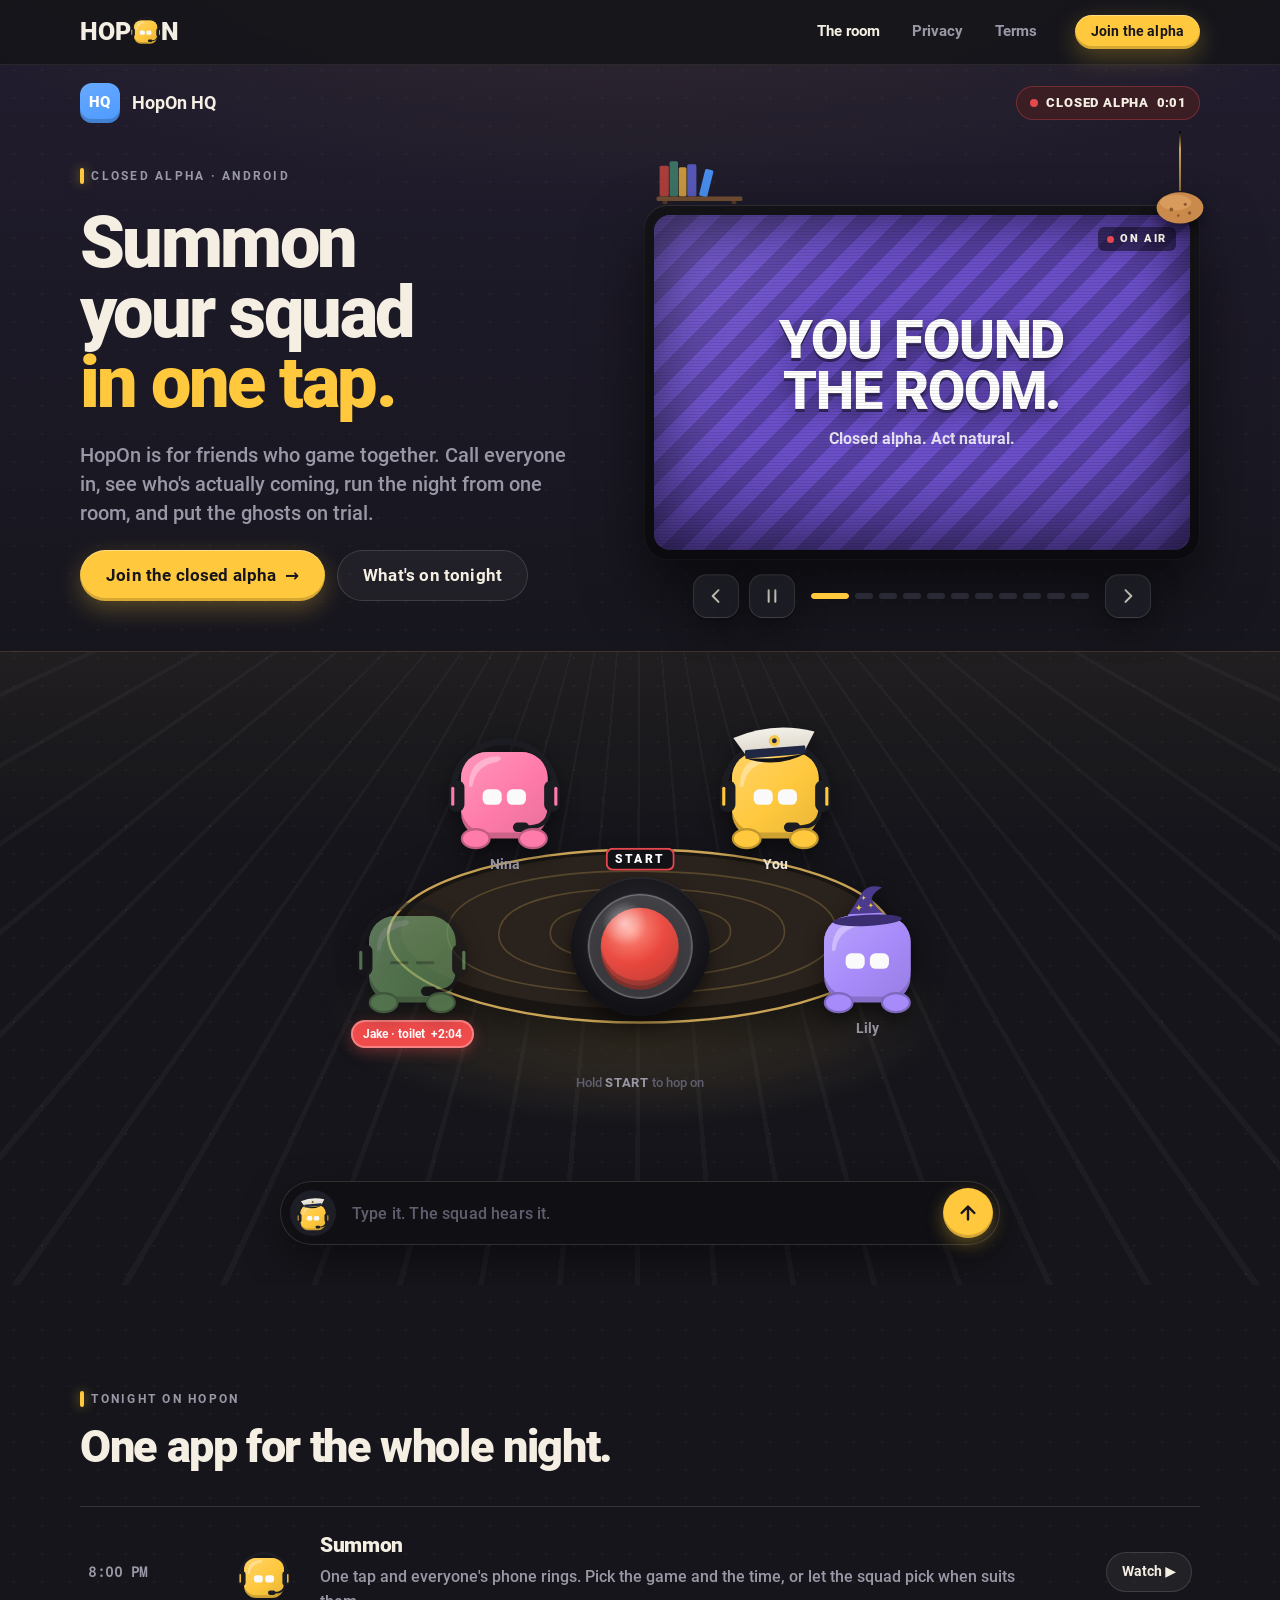
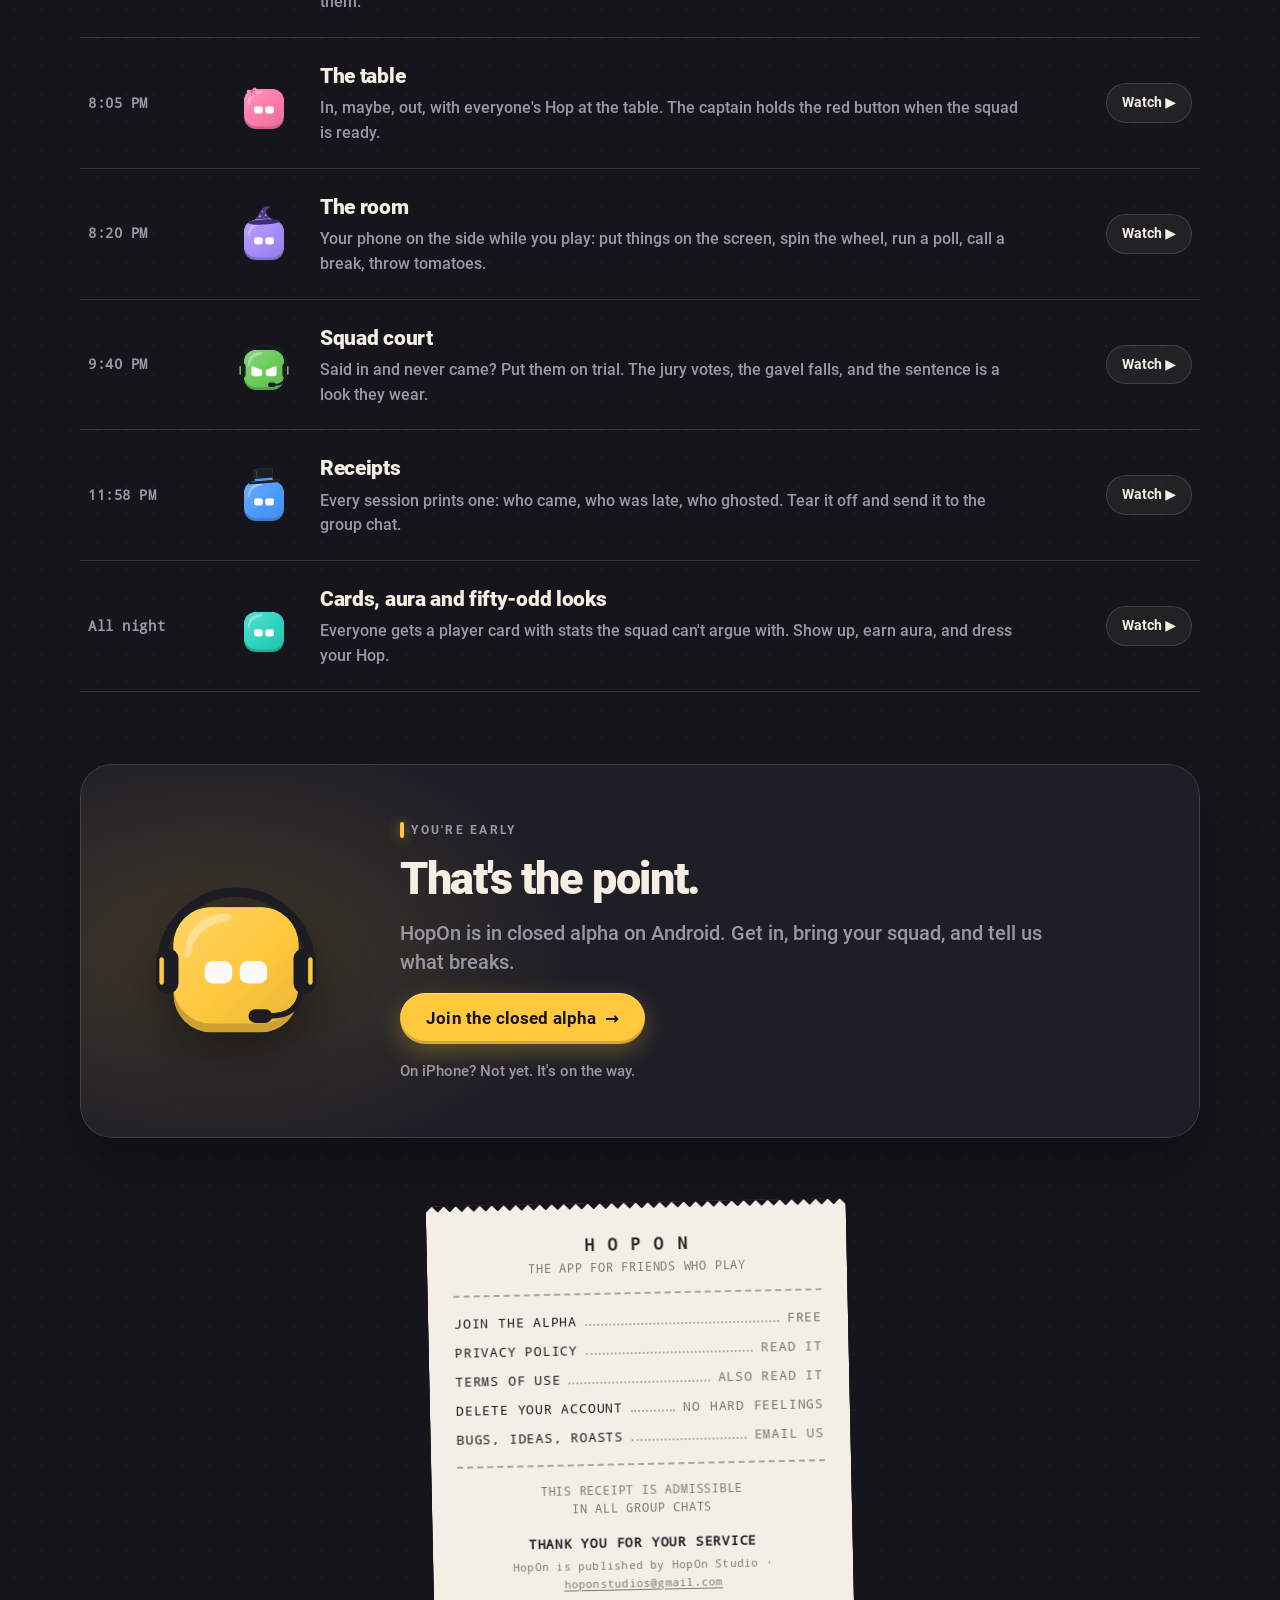
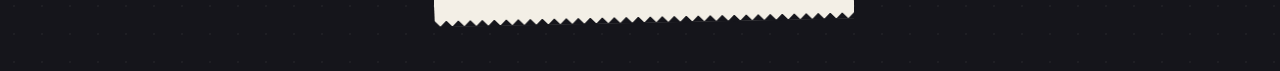
<file: index.html>
<!doctype html>
<html lang="en" class="no-js">
<head>
<meta charset="utf-8">
<meta name="viewport" content="width=device-width, initial-scale=1, viewport-fit=cover">
<title>HopOn · Summon your squad in one tap</title>
<meta name="description" content="The app for friends who game together: summon the squad, see who is actually coming, run the night from one room, and put the ghosts on trial.">
<meta name="theme-color" content="#15151B">
<meta name="color-scheme" content="dark">
<link rel="canonical" href="https://hoponstudio.github.io/">
<link rel="icon" href="favicon.svg" type="image/svg+xml">
<link rel="apple-touch-icon" href="assets/img/icon-512.png">
<meta property="og:type" content="website">
<meta property="og:site_name" content="HopOn">
<meta property="og:title" content="HopOn · Summon your squad in one tap">
<meta property="og:description" content="The app for friends who game together: summon the squad, see who is actually coming, run the night from one room, and put the ghosts on trial.">
<meta property="og:url" content="https://hoponstudio.github.io/">
<meta property="og:image" content="https://hoponstudio.github.io/assets/img/og.png">
<meta name="twitter:card" content="summary_large_image">
<link rel="preload" href="assets/fonts/roboto-900.woff2" as="font" type="font/woff2" crossorigin>
<link rel="preload" href="assets/fonts/roboto-500.woff2" as="font" type="font/woff2" crossorigin>
<link rel="stylesheet" href="assets/css/site.css?v=182acbbc82">
<!-- Before the first paint: the visitor's colour (so "You" is never
     yellow first, then theirs), and the class that says scripts run. -->
<script>
  (function (root) {
    root.className = root.className.replace('no-js', 'js');
    try {
      var you = localStorage.getItem('hopon.you');
      if (/^#[0-9a-f]{6}$/i.test(you)) root.style.setProperty('--you', you);
    } catch (e) {}
  })(document.documentElement);
</script>
<script type="module" src="assets/js/main.js?v=921431b8e6"></script>
</head>
<body class="page page--home">
<a class="skip-link" href="#main">Skip to content</a>
<header class="site-header">
  <div class="site-header__inner wrap">
    <a class="wordmark" href="" aria-label="HopOn, home">
      <span aria-hidden="true">HOP</span><svg class="hop wordmark__hop" viewBox="-80 -95 160 160" data-mood="normal" data-skin="headset" style="--hop:#FFC83D" aria-hidden="true" focusable="false"><g class="hop__body"><g class="hop__worn"><path d="M-58.11,-16.92 A60,60 0 0 1 58.11,-16.92" fill="none" stroke="#1C1C23" stroke-width="7.5" stroke-linecap="round"/></g><defs><linearGradient id="hop14-face" x1="0" y1="0" x2="1" y2="1"><stop offset="0" class="hop__light"/><stop offset=".55" class="hop__mid"/><stop offset="1" class="hop__low"/></linearGradient></defs><rect x="-50" y="-50" width="100" height="100" rx="30" class="hop__base"/><rect x="-50" y="-50" width="100" height="93" rx="30" fill="url(#hop14-face)"/><path d="M-41,-10 Q-41,-43 -8,-45 Q0,-44 -7,-39 Q-33,-35 -37,-10 Z" fill="#FFFFFF" fill-opacity=".34"/><g class="hop__face hop__face--normal"><g class="hop__look"><rect x="-25" y="-7" width="22" height="18" rx="6.5" class="hop__eye" fill="#FAFAFA"/><rect x="3" y="-7" width="22" height="18" rx="6.5" class="hop__eye" fill="#FAFAFA"/></g></g><g class="hop__face hop__face--sad"><rect x="-27" y="-9" width="24" height="22" rx="7.5" fill="#FAFAFA"/><rect x="-23.88" y="-5.58" width="17.76" height="17.16" rx="6" fill="#2B211C"/><circle cx="-18.91" cy="-1.43" r="3.3" fill="#FFF"/><circle cx="-10.74" cy="6.12" r="1.6" fill="#FFF"/><rect x="3" y="-9" width="24" height="22" rx="7.5" fill="#FAFAFA"/><rect x="6.12" y="-5.58" width="17.76" height="17.16" rx="6" fill="#2B211C"/><circle cx="11.09" cy="-1.43" r="3.3" fill="#FFF"/><circle cx="19.26" cy="6.12" r="1.6" fill="#FFF"/><path d="M-27,-15 L-8,-21 M27,-15 L8,-21" class="hop__brow" fill="none" stroke="currentColor" stroke-width="3.5" stroke-linecap="round"/></g><g class="hop__face hop__face--fierce"><path d="M-29,-7 L-7,2 L-7,9 Q-7,13 -12,13 L-25,13 Q-29,13 -29,9 ZM29,-7 L7,2 L7,9 Q7,13 12,13 L25,13 Q29,13 29,9 Z" fill="#FAFAFA" stroke="#FAFAFA" stroke-width="5" stroke-linejoin="round"/></g><g class="hop__face hop__face--away"><path d="M-24,4 L-6,4 M6,4 L24,4" class="hop__dash" fill="none" stroke="currentColor" stroke-width="3.5" stroke-linecap="round"/></g><g class="hop__worn"><rect x="-64" y="-17" width="18" height="36" rx="8" fill="#1C1C23"/><rect x="-61.3" y="-10" width="3.6" height="22" rx="1.8" class="hop__stripe"/><rect x="46" y="-17" width="18" height="36" rx="8" fill="#1C1C23"/><rect x="57.7" y="-10" width="3.6" height="22" rx="1.8" class="hop__stripe"/><path d="M52,17 Q50,37 27,37" fill="none" stroke="#1C1C23" stroke-width="4.5" stroke-linecap="round"/><rect x="10" y="31.5" width="19" height="11" rx="5.5" fill="#1C1C23"/></g></g></svg><span aria-hidden="true">N</span>
    </a>
    <nav class="site-nav" aria-label="Site">
      <a class="site-nav__link" href="" aria-current="page">The room</a>
      <a class="site-nav__link" href="privacy/">Privacy</a>
      <a class="site-nav__link" href="terms/">Terms</a>
    </nav>
    <a class="btn btn--accent btn--small site-header__cta" href="beta/">Join the alpha</a>
  </div>
</header>

<main id="main">
<!-- The front page is a live room, as the app draws one: the squad round a
     table on the left, the wall screen on the right, the line you type
     into at the foot. Each piece that does something names its module
     (data-module) — assets/js/modules/<name>.js. -->
<section class="room" aria-labelledby="room-title">
  <div class="room__bar wrap">
    <span class="squad-badge" aria-hidden="true">HQ</span>
    <span class="room__name">HopOn HQ</span>
    <span class="live-pill" title="How long you've been in the room">
      <span class="live-pill__dot" aria-hidden="true"></span>
      Closed alpha <span class="live-pill__time" data-module="ticker" data-from="0">0:00</span>
    </span>
  </div>

  <div class="room__stage wrap">
    <div class="room__intro">
      <p class="kicker">Closed alpha · Android</p>
      <h1 id="room-title" class="display">Summon your squad <span class="accent">in one tap.</span></h1>
      <p class="lead">HopOn is for friends who game together. Call everyone in, see who's actually coming, run the night from one room, and put the ghosts on trial.</p>
      <div class="actions">
        <a class="btn btn--accent btn--big" href="beta/">Join the closed alpha <span class="btn__arrow" aria-hidden="true">→</span></a>
        <a class="btn btn--quiet btn--big" href="#tonight">What's on tonight</a>
      </div>
    </div>

    <!-- The table. Four seats, the red button in the middle. -->
    <div class="table" data-module="table">
      <div class="table__floor" aria-hidden="true"></div>
      <div class="table__top" aria-hidden="true">
        <svg class="table__wood" viewBox="-200 -80 400 160" preserveAspectRatio="none">
          <ellipse class="table__rim" cx="0" cy="0" rx="196" ry="76"/>
          <ellipse class="table__face" cx="0" cy="-4" rx="186" ry="68"/>
          <path class="table__ring" d="M-150,-4 C-148,-46 -60,-58 0,-57 C70,-56 150,-44 152,-6 C154,34 70,50 0,50 C-80,50 -152,36 -150,-4 Z"/>
          <path class="table__ring" d="M-110,-3 C-108,-36 -40,-42 2,-42 C56,-41 112,-32 112,-4 C112,24 52,36 0,36 C-58,36 -112,26 -110,-3 Z"/>
          <path class="table__ring" d="M-70,-4 C-68,-26 -20,-28 4,-28 C40,-27 72,-20 70,-3 C69,15 34,22 0,22 C-36,22 -72,16 -70,-4 Z"/>
        </svg>
      </div>

      <!-- Hold to start: the session's red button, under its glass. -->
      <a class="start" href="beta/" data-hold aria-describedby="start-hint">
        <span class="start__plate">START</span>
        <span class="start__base" aria-hidden="true">
          <svg class="start__ring" viewBox="0 0 100 100"><circle cx="50" cy="50" r="46"/></svg>
          <span class="start__button"></span>
          <span class="start__dome"></span>
        </span>
        <span class="visually-hidden">Join the closed alpha</span>
      </a>
      <p class="table__hint" id="start-hint">Hold <strong>START</strong> to hop on</p>

      <div class="seat seat--back-left" data-seat="Nina">
        <p class="bubble bubble--seat" data-bubble hidden></p>
        <button class="seat__hop" type="button" aria-label="Nina">
          <svg class="hop" viewBox="-80 -95 160 160" data-mood="normal" data-skin="headset" style="--hop:#FF7BA9" aria-hidden="true" focusable="false"><g class="hop__body"><g class="hop__worn"><path d="M-58.11,-16.92 A60,60 0 0 1 58.11,-16.92" fill="none" stroke="#1C1C23" stroke-width="7.5" stroke-linecap="round"/></g><defs><linearGradient id="hop2-face" x1="0" y1="0" x2="1" y2="1"><stop offset="0" class="hop__light"/><stop offset=".55" class="hop__mid"/><stop offset="1" class="hop__low"/></linearGradient></defs><rect x="-50" y="-50" width="100" height="100" rx="30" class="hop__base"/><rect x="-50" y="-50" width="100" height="93" rx="30" fill="url(#hop2-face)"/><path d="M-41,-10 Q-41,-43 -8,-45 Q0,-44 -7,-39 Q-33,-35 -37,-10 Z" fill="#FFFFFF" fill-opacity=".34"/><g class="hop__face hop__face--normal"><g class="hop__look"><rect x="-25" y="-7" width="22" height="18" rx="6.5" class="hop__eye" fill="#FAFAFA"/><rect x="3" y="-7" width="22" height="18" rx="6.5" class="hop__eye" fill="#FAFAFA"/></g></g><g class="hop__face hop__face--sad"><rect x="-27" y="-9" width="24" height="22" rx="7.5" fill="#FAFAFA"/><rect x="-23.88" y="-5.58" width="17.76" height="17.16" rx="6" fill="#2B211C"/><circle cx="-18.91" cy="-1.43" r="3.3" fill="#FFF"/><circle cx="-10.74" cy="6.12" r="1.6" fill="#FFF"/><rect x="3" y="-9" width="24" height="22" rx="7.5" fill="#FAFAFA"/><rect x="6.12" y="-5.58" width="17.76" height="17.16" rx="6" fill="#2B211C"/><circle cx="11.09" cy="-1.43" r="3.3" fill="#FFF"/><circle cx="19.26" cy="6.12" r="1.6" fill="#FFF"/><path d="M-27,-15 L-8,-21 M27,-15 L8,-21" class="hop__brow" fill="none" stroke="currentColor" stroke-width="3.5" stroke-linecap="round"/></g><g class="hop__face hop__face--fierce"><path d="M-29,-7 L-7,2 L-7,9 Q-7,13 -12,13 L-25,13 Q-29,13 -29,9 ZM29,-7 L7,2 L7,9 Q7,13 12,13 L25,13 Q29,13 29,9 Z" fill="#FAFAFA" stroke="#FAFAFA" stroke-width="5" stroke-linejoin="round"/></g><g class="hop__face hop__face--away"><path d="M-24,4 L-6,4 M6,4 L24,4" class="hop__dash" fill="none" stroke="currentColor" stroke-width="3.5" stroke-linecap="round"/></g><g class="hop__worn"><rect x="-64" y="-17" width="18" height="36" rx="8" fill="#1C1C23"/><rect x="-61.3" y="-10" width="3.6" height="22" rx="1.8" class="hop__stripe"/><rect x="46" y="-17" width="18" height="36" rx="8" fill="#1C1C23"/><rect x="57.7" y="-10" width="3.6" height="22" rx="1.8" class="hop__stripe"/><path d="M52,17 Q50,37 27,37" fill="none" stroke="#1C1C23" stroke-width="4.5" stroke-linecap="round"/><rect x="10" y="31.5" width="19" height="11" rx="5.5" fill="#1C1C23"/></g><ellipse class="hop__hand" cx="-33" cy="50" rx="16" ry="11"/><ellipse class="hop__hand" cx="33" cy="50" rx="16" ry="11"/></g></svg>
        </button>
        <span class="seat__name">Nina</span>
      </div>
      <div class="seat seat--back-right seat--you" data-seat="You">
        <p class="bubble bubble--seat" data-bubble hidden></p>
        <button class="seat__hop" type="button" aria-label="You, the captain. Tap fast if you dare." data-module="mash">
          <svg class="hop" viewBox="-80 -95 160 160" data-mood="normal" data-skin="headset" style="--hop:var(--you)" aria-hidden="true" focusable="false"><g class="hop__body"><g class="hop__worn"><path d="M-58.11,-16.92 A60,60 0 0 1 58.11,-16.92" fill="none" stroke="#1C1C23" stroke-width="7.5" stroke-linecap="round"/></g><defs><linearGradient id="hop3-face" x1="0" y1="0" x2="1" y2="1"><stop offset="0" class="hop__light"/><stop offset=".55" class="hop__mid"/><stop offset="1" class="hop__low"/></linearGradient></defs><rect x="-50" y="-50" width="100" height="100" rx="30" class="hop__base"/><rect x="-50" y="-50" width="100" height="93" rx="30" fill="url(#hop3-face)"/><path d="M-41,-10 Q-41,-43 -8,-45 Q0,-44 -7,-39 Q-33,-35 -37,-10 Z" fill="#FFFFFF" fill-opacity=".34"/><g class="hop__face hop__face--normal"><g class="hop__look"><rect x="-25" y="-7" width="22" height="18" rx="6.5" class="hop__eye" fill="#FAFAFA"/><rect x="3" y="-7" width="22" height="18" rx="6.5" class="hop__eye" fill="#FAFAFA"/></g></g><g class="hop__face hop__face--sad"><rect x="-27" y="-9" width="24" height="22" rx="7.5" fill="#FAFAFA"/><rect x="-23.88" y="-5.58" width="17.76" height="17.16" rx="6" fill="#2B211C"/><circle cx="-18.91" cy="-1.43" r="3.3" fill="#FFF"/><circle cx="-10.74" cy="6.12" r="1.6" fill="#FFF"/><rect x="3" y="-9" width="24" height="22" rx="7.5" fill="#FAFAFA"/><rect x="6.12" y="-5.58" width="17.76" height="17.16" rx="6" fill="#2B211C"/><circle cx="11.09" cy="-1.43" r="3.3" fill="#FFF"/><circle cx="19.26" cy="6.12" r="1.6" fill="#FFF"/><path d="M-27,-15 L-8,-21 M27,-15 L8,-21" class="hop__brow" fill="none" stroke="currentColor" stroke-width="3.5" stroke-linecap="round"/></g><g class="hop__face hop__face--fierce"><path d="M-29,-7 L-7,2 L-7,9 Q-7,13 -12,13 L-25,13 Q-29,13 -29,9 ZM29,-7 L7,2 L7,9 Q7,13 12,13 L25,13 Q29,13 29,9 Z" fill="#FAFAFA" stroke="#FAFAFA" stroke-width="5" stroke-linejoin="round"/></g><g class="hop__face hop__face--away"><path d="M-24,4 L-6,4 M6,4 L24,4" class="hop__dash" fill="none" stroke="currentColor" stroke-width="3.5" stroke-linecap="round"/></g><g class="hop__worn"><rect x="-64" y="-17" width="18" height="36" rx="8" fill="#1C1C23"/><rect x="-61.3" y="-10" width="3.6" height="22" rx="1.8" class="hop__stripe"/><rect x="46" y="-17" width="18" height="36" rx="8" fill="#1C1C23"/><rect x="57.7" y="-10" width="3.6" height="22" rx="1.8" class="hop__stripe"/><path d="M52,17 Q50,37 27,37" fill="none" stroke="#1C1C23" stroke-width="4.5" stroke-linecap="round"/><rect x="10" y="31.5" width="19" height="11" rx="5.5" fill="#1C1C23"/></g><g class="hop__outfit"><clipPath id="hop3-jacket"><rect x="-50" y="-50" width="100" height="100" rx="30"/></clipPath><g clip-path="url(#hop3-jacket)"><rect x="-52" y="18" width="104" height="34" fill="#16161B"/><path d="M-13,18 L13,18 L0,42 Z" class="hop__neck"/><path d="M-13,18 L-28,20 L-12,37 L-3,36 Z" fill="#2A2A32"/><circle cx="-20" cy="24.5" r="2" fill="#C9CBD3"/><circle cx="-35" cy="33" r="2" fill="#C9CBD3"/><path d="M13,18 L28,20 L12,37 L3,36 Z" fill="#2A2A32"/><circle cx="20" cy="24.5" r="2" fill="#C9CBD3"/><circle cx="35" cy="33" r="2" fill="#C9CBD3"/></g><path d="M0,20 L-10,14.5 L-10,25.5 Z" fill="#E0403A"/><path d="M0,20 L10,14.5 L10,25.5 Z" fill="#E0403A"/><circle cx="0" cy="20" r="3" fill="#B8302B"/><ellipse cx="-44" cy="30" rx="9" ry="10" fill="#16161B"/><g class="hop__bat" transform="translate(-52 26) rotate(-146.1)"><defs><linearGradient id="hop3-wood" x1="0" y1="0" x2="0" y2="1"><stop offset="0" stop-color="#E3AA6C"/><stop offset=".5" stop-color="#C98A4B"/><stop offset="1" stop-color="#9C6533"/></linearGradient></defs><path d="M-12,-3.5 L36.75,-3.5 Q63,-9 84,-9.5 L105,-9.5 A9.5,9.5 0 0 1 105,9.5 L84,9.5 Q63,9 36.75,3.5 L-12,3.5 Z" fill="url(#hop3-wood)"/><ellipse cx="-14" cy="0" rx="3" ry="6" fill="url(#hop3-wood)"/><path d="M52.5,-5 Q78.75,-7 102.9,-6" fill="none" stroke="#FFFFFF" stroke-width="2.2" stroke-linecap="round" stroke-opacity=".35"/></g><rect x="-65" y="14.3" width="26" height="23.4" rx="9.1" fill="#1A1A20"/><path d="M-53.3,22.75 L-44.2,22.75" fill="none" stroke="#34343E" stroke-width="1.56" stroke-linecap="round"/><path d="M-53.3,27.95 L-44.2,27.95" fill="none" stroke="#34343E" stroke-width="1.56" stroke-linecap="round"/><path d="M-61.33,21.97 A10.4,9.1 0 0 1 -51.09,16.93" fill="none" stroke="#FFFFFF" stroke-width="1.56" stroke-linecap="round" stroke-opacity=".18"/><rect x="39" y="24.1" width="22" height="19.8" rx="7.7" fill="#1A1A20"/><path d="M48.9,31.25 L56.6,31.25" fill="none" stroke="#34343E" stroke-width="1.32" stroke-linecap="round"/><path d="M48.9,35.65 L56.6,35.65" fill="none" stroke="#34343E" stroke-width="1.32" stroke-linecap="round"/><path d="M42.11,30.59 A8.8,7.7 0 0 1 50.77,26.33" fill="none" stroke="#FFFFFF" stroke-width="1.32" stroke-linecap="round" stroke-opacity=".18"/></g><g class="hop__cap" transform="translate(0 -50) rotate(-4.58)"><defs><linearGradient id="hop3-cap" x1="0" y1="0" x2="0" y2="1"><stop offset="0" stop-color="#F4F1EA"/><stop offset="1" stop-color="#D9D4C8"/></linearGradient></defs><path d="M-33,3 L-47,-20 Q0,-36 47,-20 L33,3 Z" fill="url(#hop3-cap)"/><rect x="-35" y="-5" width="70" height="10" rx="2" fill="#1F2742"/><path d="M-36,4 Q0,20 36,4 Q0,10 -36,4 Z" fill="#121217"/><circle cx="0" cy="-13" r="6.5" fill="#F5C84A"/><circle cx="0" cy="-13" r="2.8" fill="#1F2742"/></g><ellipse class="hop__hand" cx="-33" cy="50" rx="16" ry="11"/><ellipse class="hop__hand" cx="33" cy="50" rx="16" ry="11"/></g></svg>
        </button>
        <span class="seat__name">You</span>
      </div>
      <div class="seat seat--front-left" data-seat="Jake">
        <p class="bubble bubble--seat" data-bubble hidden></p>
        <button class="seat__hop" type="button" aria-label="Jake, who stepped away">
          <svg class="hop" viewBox="-80 -95 160 160" data-mood="away" data-skin="headset" style="--hop:#6BCB5A" aria-hidden="true" focusable="false"><g class="hop__body"><g class="hop__worn"><path d="M-58.11,-16.92 A60,60 0 0 1 58.11,-16.92" fill="none" stroke="#1C1C23" stroke-width="7.5" stroke-linecap="round"/></g><defs><linearGradient id="hop4-face" x1="0" y1="0" x2="1" y2="1"><stop offset="0" class="hop__light"/><stop offset=".55" class="hop__mid"/><stop offset="1" class="hop__low"/></linearGradient></defs><rect x="-50" y="-50" width="100" height="100" rx="30" class="hop__base"/><rect x="-50" y="-50" width="100" height="93" rx="30" fill="url(#hop4-face)"/><path d="M-41,-10 Q-41,-43 -8,-45 Q0,-44 -7,-39 Q-33,-35 -37,-10 Z" fill="#FFFFFF" fill-opacity=".34"/><g class="hop__face hop__face--normal"><g class="hop__look"><rect x="-25" y="-7" width="22" height="18" rx="6.5" class="hop__eye" fill="#FAFAFA"/><rect x="3" y="-7" width="22" height="18" rx="6.5" class="hop__eye" fill="#FAFAFA"/></g></g><g class="hop__face hop__face--sad"><rect x="-27" y="-9" width="24" height="22" rx="7.5" fill="#FAFAFA"/><rect x="-23.88" y="-5.58" width="17.76" height="17.16" rx="6" fill="#2B211C"/><circle cx="-18.91" cy="-1.43" r="3.3" fill="#FFF"/><circle cx="-10.74" cy="6.12" r="1.6" fill="#FFF"/><rect x="3" y="-9" width="24" height="22" rx="7.5" fill="#FAFAFA"/><rect x="6.12" y="-5.58" width="17.76" height="17.16" rx="6" fill="#2B211C"/><circle cx="11.09" cy="-1.43" r="3.3" fill="#FFF"/><circle cx="19.26" cy="6.12" r="1.6" fill="#FFF"/><path d="M-27,-15 L-8,-21 M27,-15 L8,-21" class="hop__brow" fill="none" stroke="currentColor" stroke-width="3.5" stroke-linecap="round"/></g><g class="hop__face hop__face--fierce"><path d="M-29,-7 L-7,2 L-7,9 Q-7,13 -12,13 L-25,13 Q-29,13 -29,9 ZM29,-7 L7,2 L7,9 Q7,13 12,13 L25,13 Q29,13 29,9 Z" fill="#FAFAFA" stroke="#FAFAFA" stroke-width="5" stroke-linejoin="round"/></g><g class="hop__face hop__face--away"><path d="M-24,4 L-6,4 M6,4 L24,4" class="hop__dash" fill="none" stroke="currentColor" stroke-width="3.5" stroke-linecap="round"/></g><g class="hop__worn"><rect x="-64" y="-17" width="18" height="36" rx="8" fill="#1C1C23"/><rect x="-61.3" y="-10" width="3.6" height="22" rx="1.8" class="hop__stripe"/><rect x="46" y="-17" width="18" height="36" rx="8" fill="#1C1C23"/><rect x="57.7" y="-10" width="3.6" height="22" rx="1.8" class="hop__stripe"/><path d="M52,17 Q50,37 27,37" fill="none" stroke="#1C1C23" stroke-width="4.5" stroke-linecap="round"/><rect x="10" y="31.5" width="19" height="11" rx="5.5" fill="#1C1C23"/></g><ellipse class="hop__hand" cx="-33" cy="50" rx="16" ry="11"/><ellipse class="hop__hand" cx="33" cy="50" rx="16" ry="11"/></g></svg>
        </button>
        <span class="pill pill--away">Jake · toilet <span data-module="ticker" data-from="123" data-sign="+">+2:03</span></span>
      </div>
      <div class="seat seat--front-right" data-seat="Lily">
        <p class="bubble bubble--seat" data-bubble hidden></p>
        <button class="seat__hop" type="button" aria-label="Lily">
          <svg class="hop" viewBox="-80 -95 160 160" data-mood="normal" data-skin="wizard" style="--hop:#A78BFA" aria-hidden="true" focusable="false"><g class="hop__body"><g class="hop__worn"></g><defs><linearGradient id="hop5-face" x1="0" y1="0" x2="1" y2="1"><stop offset="0" class="hop__light"/><stop offset=".55" class="hop__mid"/><stop offset="1" class="hop__low"/></linearGradient></defs><rect x="-50" y="-50" width="100" height="100" rx="30" class="hop__base"/><rect x="-50" y="-50" width="100" height="93" rx="30" fill="url(#hop5-face)"/><path d="M-41,-10 Q-41,-43 -8,-45 Q0,-44 -7,-39 Q-33,-35 -37,-10 Z" fill="#FFFFFF" fill-opacity=".34"/><g class="hop__face hop__face--normal"><g class="hop__look"><rect x="-25" y="-7" width="22" height="18" rx="6.5" class="hop__eye" fill="#FAFAFA"/><rect x="3" y="-7" width="22" height="18" rx="6.5" class="hop__eye" fill="#FAFAFA"/></g></g><g class="hop__face hop__face--sad"><rect x="-27" y="-9" width="24" height="22" rx="7.5" fill="#FAFAFA"/><rect x="-23.88" y="-5.58" width="17.76" height="17.16" rx="6" fill="#2B211C"/><circle cx="-18.91" cy="-1.43" r="3.3" fill="#FFF"/><circle cx="-10.74" cy="6.12" r="1.6" fill="#FFF"/><rect x="3" y="-9" width="24" height="22" rx="7.5" fill="#FAFAFA"/><rect x="6.12" y="-5.58" width="17.76" height="17.16" rx="6" fill="#2B211C"/><circle cx="11.09" cy="-1.43" r="3.3" fill="#FFF"/><circle cx="19.26" cy="6.12" r="1.6" fill="#FFF"/><path d="M-27,-15 L-8,-21 M27,-15 L8,-21" class="hop__brow" fill="none" stroke="currentColor" stroke-width="3.5" stroke-linecap="round"/></g><g class="hop__face hop__face--fierce"><path d="M-29,-7 L-7,2 L-7,9 Q-7,13 -12,13 L-25,13 Q-29,13 -29,9 ZM29,-7 L7,2 L7,9 Q7,13 12,13 L25,13 Q29,13 29,9 Z" fill="#FAFAFA" stroke="#FAFAFA" stroke-width="5" stroke-linejoin="round"/></g><g class="hop__face hop__face--away"><path d="M-24,4 L-6,4 M6,4 L24,4" class="hop__dash" fill="none" stroke="currentColor" stroke-width="3.5" stroke-linecap="round"/></g><g class="hop__worn"><g transform="translate(0 -45) rotate(-2.86)"><clipPath id="hop5-cone"><path d="M-27,0 Q-14,-18 -4,-33 Q4,-42 19,-37 Q8,-32 6,-24 Q12,-10 27,0 Z"/></clipPath><path d="M-27,0 Q-14,-18 -4,-33 Q4,-42 19,-37 Q8,-32 6,-24 Q12,-10 27,0 Z" fill="#4B3B8F"/><rect x="-30" y="-8" width="60" height="5" class="hop__band" clip-path="url(#hop5-cone)"/><path d="M-9,-19.5 Q-9,-15 -4.5,-15 Q-9,-15 -9,-10.5 Q-9,-15 -13.5,-15 Q-9,-15 -9,-19.5 Z" fill="#F5C84A"/><path d="M5,-20.5 Q5,-17 8.5,-17 Q5,-17 5,-13.5 Q5,-17 1.5,-17 Q5,-17 5,-20.5 Z" fill="#F5C84A"/><path d="M-3,-29 Q-3,-26 0,-26 Q-3,-26 -3,-23 Q-3,-26 -6,-26 Q-3,-26 -3,-29 Z" fill="#F5C84A"/><ellipse cx="0" cy="0" rx="40" ry="6.5" fill="#3A2D70"/></g></g><ellipse class="hop__hand" cx="-33" cy="50" rx="16" ry="11"/><ellipse class="hop__hand" cx="33" cy="50" rx="16" ry="11"/></g></svg>
        </button>
        <span class="seat__name">Lily</span>
      </div>

      <!-- What the squad says while you're here. One line at a time, from
           a seat at random; tapping a Hop makes them say one. -->
      <template data-banter>
        <p data-by="Nina">jake where are you</p>
        <p data-by="Lily">light a candle for him</p>
        <p data-by="Nina">one more game. one.</p>
        <p data-by="Lily">who picked this game</p>
        <p data-by="You">hold the red button, coward</p>
        <p data-by="Nina">did he fall in</p>
        <p data-by="Lily">spin the wheel then</p>
        <p data-by="You">squad, we are so back</p>
        <p data-by="Nina">i'm in. for real this time</p>
        <p data-by="Lily">this is a receipt moment</p>
        <p data-by="Jake">brb</p>
        <p data-by="Jake">2 mins</p>
      </template>
    </div>

    <!-- The wall screen. The first slide is what shows without scripts. -->
    <div class="room__wall">
      <div class="wall-deco" aria-hidden="true">
        <svg class="wall-deco__shelf" viewBox="0 0 120 64">
          <rect x="6" y="14" width="12" height="40" rx="2" fill="#B8423C"/>
          <rect x="19" y="8" width="11" height="46" rx="2" fill="#3E7C6B"/>
          <rect x="31" y="16" width="10" height="38" rx="2" fill="#D9A441"/>
          <rect x="42" y="12" width="12" height="42" rx="2" fill="#5B5FC7"/>
          <rect x="57" y="18" width="11" height="36" rx="2" fill="#4C9AFF" transform="rotate(14 62 54)"/>
          <rect x="2" y="54" width="112" height="6" rx="2" fill="#7A5434"/>
          <rect x="10" y="60" width="6" height="4" fill="#5A3C24"/><rect x="100" y="60" width="6" height="4" fill="#5A3C24"/>
        </svg>
        <button class="potato" type="button" aria-label="Hot potato" data-module="potato">
          <span class="potato__cord"></span>
          <svg class="potato__body" viewBox="0 0 60 44">
            <ellipse cx="30" cy="24" rx="27" ry="18" fill="#C98A4B"/>
            <ellipse cx="25" cy="18" rx="18" ry="9" fill="#E3AA6C" opacity=".55"/>
            <circle cx="20" cy="26" r="2.2" fill="#8C5A2E"/><circle cx="36" cy="20" r="1.8" fill="#8C5A2E"/><circle cx="41" cy="30" r="2" fill="#8C5A2E"/><circle cx="28" cy="33" r="1.5" fill="#8C5A2E"/>
          </svg>
        </button>
      </div>

      <div class="tv" data-module="tv" role="region" aria-roledescription="carousel" aria-label="What's on HopOn">
        <div class="tv__frame">
          <div class="tv__screen">
            <div class="tv__slides">
              <article class="tv-slide tv-slide--shout tv-slide--purple" data-channel="welcome" aria-roledescription="slide">
                <p class="tv-slide__shout">You found<br>the room.</p>
                <p class="tv-slide__small">Closed alpha. Act natural.</p>
              </article>
              <article class="tv-slide tv-slide--phone tv-slide--yellow" data-channel="summon" aria-roledescription="slide">
                <div class="phone"><img src="assets/img/screens/home.webp" width="712" height="1556" alt="HopOn's Squads page: two squads, one with Valorant starting in 20 minutes and three people in." decoding="async"></div>
                <div class="tv-slide__text">
                  <p class="tv-slide__eyebrow">Now showing</p>
                  <h2 class="tv-slide__title">Summon</h2>
                  <p class="tv-slide__line">Pick the game and the time. Everyone's phone gets the call.</p>
                </div>
              </article>
              <article class="tv-slide tv-slide--phone tv-slide--green" data-channel="table" aria-roledescription="slide">
                <div class="phone"><img src="assets/img/screens/summon.webp" width="712" height="1556" alt="A summon in HopOn: the squad's Hops round a table, each showing In or Maybe, and a red start button." loading="lazy" decoding="async"></div>
                <div class="tv-slide__text">
                  <p class="tv-slide__eyebrow">Now showing</p>
                  <h2 class="tv-slide__title">Who's actually coming</h2>
                  <p class="tv-slide__line">In, maybe, out. Everyone's Hop sits at the table with their answer.</p>
                </div>
              </article>
              <article class="tv-slide tv-slide--shout tv-slide--red" data-channel="pizza" aria-roledescription="slide">
                <p class="tv-slide__shout">Jake buys<br>the pizza.</p>
                <p class="tv-slide__small">The poll has spoken.</p>
              </article>
              <article class="tv-slide tv-slide--phone tv-slide--magenta" data-channel="room" aria-roledescription="slide">
                <div class="phone"><img src="assets/img/screens/room.webp" width="712" height="1556" alt="A live room in HopOn: Rocket League on the wall screen, the squad round the table, typed lines read out loud." loading="lazy" decoding="async"></div>
                <div class="tv-slide__text">
                  <p class="tv-slide__eyebrow">Now showing</p>
                  <h2 class="tv-slide__title">The room</h2>
                  <p class="tv-slide__line">Game night gets its own room. Keep it open next to you while you play.</p>
                </div>
              </article>
              <article class="tv-slide tv-slide--phone tv-slide--orange" data-channel="wheel" aria-roledescription="slide">
                <div class="phone"><img src="assets/img/screens/wheel.webp" width="712" height="1556" alt="The random wheel in HopOn, landed on Rocket League." loading="lazy" decoding="async"></div>
                <div class="tv-slide__text">
                  <p class="tv-slide__eyebrow">Now showing</p>
                  <h2 class="tv-slide__title">The wheel</h2>
                  <p class="tv-slide__line">Can't agree on a game? Spin it. No appeals.</p>
                </div>
              </article>
              <article class="tv-slide tv-slide--phone tv-slide--red" data-channel="court" aria-roledescription="slide">
                <div class="phone"><img src="assets/img/screens/court.webp" width="712" height="1556" alt="Squad court in HopOn: The Squad v. Tyler, stamped GUILTY, sentenced to a clown look for three days." loading="lazy" decoding="async"></div>
                <div class="tv-slide__text">
                  <p class="tv-slide__eyebrow">Now showing</p>
                  <h2 class="tv-slide__title">Squad court</h2>
                  <p class="tv-slide__line">Said in and never came? The squad votes. The sentence is a new look.</p>
                </div>
              </article>
              <article class="tv-slide tv-slide--shout tv-slide--teal" data-channel="tyler" aria-roledescription="slide">
                <p class="tv-slide__shout">Said in.<br>Never came.</p>
                <p class="tv-slide__small">Tyler, this one's about you.</p>
              </article>
              <article class="tv-slide tv-slide--phone tv-slide--blue" data-channel="receipts" aria-roledescription="slide">
                <div class="phone"><img src="assets/img/screens/receipt.webp" width="712" height="1556" alt="A HopOn receipt: who came, who was late, who ghosted, and the squad's ghost rate." loading="lazy" decoding="async"></div>
                <div class="tv-slide__text">
                  <p class="tv-slide__eyebrow">Now showing</p>
                  <h2 class="tv-slide__title">Receipts</h2>
                  <p class="tv-slide__line">Who came, who was late, who ghosted. Admissible in all group chats.</p>
                </div>
              </article>
              <article class="tv-slide tv-slide--wide tv-slide--purple" data-channel="cards" aria-roledescription="slide">
                <img class="tv-slide__wide" src="assets/img/screens/cards.webp" width="1080" height="820" alt="Three HopOn player cards fanned out, with ratings, aura and stats." loading="lazy" decoding="async">
                <div class="tv-slide__text">
                  <p class="tv-slide__eyebrow">Now showing</p>
                  <h2 class="tv-slide__title">Everyone gets a card</h2>
                  <p class="tv-slide__line">Stats don't lie.</p>
                </div>
              </article>
              <article class="tv-slide tv-slide--shout tv-slide--yellow" data-channel="squad" aria-roledescription="slide">
                <p class="tv-slide__shout">Bring the<br>squad.</p>
                <p class="tv-slide__small">It's made for the friends you already play with.</p>
              </article>
            </div>
            <div class="tv__static" aria-hidden="true"></div>
            <span class="tv__bug" aria-hidden="true"><span class="tv__bug-dot"></span>On air</span>
            <span class="tv__osd" aria-hidden="true"></span>
          </div>
        </div>
        <div class="tv__remote" hidden>
          <button class="key key--icon" type="button" data-tv="prev" aria-label="Previous channel">
            <svg viewBox="0 0 24 24" aria-hidden="true"><path d="M15 5l-7 7 7 7"/></svg>
          </button>
          <button class="key key--icon" type="button" data-tv="pause" aria-label="Pause the screen">
            <svg class="tv__icon-pause" viewBox="0 0 24 24" aria-hidden="true"><path d="M8 5v14M16 5v14"/></svg>
            <svg class="tv__icon-play" viewBox="0 0 24 24" aria-hidden="true"><path d="M8 5l11 7-11 7z"/></svg>
          </button>
          <div class="tv__dots" role="group" aria-label="Channels"></div>
          <button class="key key--icon" type="button" data-tv="next" aria-label="Next channel">
            <svg viewBox="0 0 24 24" aria-hidden="true"><path d="M9 5l7 7-7 7"/></svg>
          </button>
        </div>
      </div>
    </div>
  </div>

  <!-- Type a line: your Hop says it out loud, as typed lines are in the
       app's live room. The little Hop opens the colour picker. -->
  <div class="room__dock wrap">
    <form class="say" data-module="say" autocomplete="off" hidden>
      <p class="bubble bubble--seat say__bubble" data-bubble hidden></p>
      <button class="say__me" type="button" data-module="colours" aria-label="Pick your Hop's colour" aria-expanded="false" aria-controls="colours">
        <svg class="hop" viewBox="-80 -95 160 160" data-mood="normal" data-skin="headset" style="--hop:var(--you)" aria-hidden="true" focusable="false"><g class="hop__body"><g class="hop__worn"><path d="M-58.11,-16.92 A60,60 0 0 1 58.11,-16.92" fill="none" stroke="#1C1C23" stroke-width="7.5" stroke-linecap="round"/></g><defs><linearGradient id="hop6-face" x1="0" y1="0" x2="1" y2="1"><stop offset="0" class="hop__light"/><stop offset=".55" class="hop__mid"/><stop offset="1" class="hop__low"/></linearGradient></defs><rect x="-50" y="-50" width="100" height="100" rx="30" class="hop__base"/><rect x="-50" y="-50" width="100" height="93" rx="30" fill="url(#hop6-face)"/><path d="M-41,-10 Q-41,-43 -8,-45 Q0,-44 -7,-39 Q-33,-35 -37,-10 Z" fill="#FFFFFF" fill-opacity=".34"/><g class="hop__face hop__face--normal"><g class="hop__look"><rect x="-25" y="-7" width="22" height="18" rx="6.5" class="hop__eye" fill="#FAFAFA"/><rect x="3" y="-7" width="22" height="18" rx="6.5" class="hop__eye" fill="#FAFAFA"/></g></g><g class="hop__face hop__face--sad"><rect x="-27" y="-9" width="24" height="22" rx="7.5" fill="#FAFAFA"/><rect x="-23.88" y="-5.58" width="17.76" height="17.16" rx="6" fill="#2B211C"/><circle cx="-18.91" cy="-1.43" r="3.3" fill="#FFF"/><circle cx="-10.74" cy="6.12" r="1.6" fill="#FFF"/><rect x="3" y="-9" width="24" height="22" rx="7.5" fill="#FAFAFA"/><rect x="6.12" y="-5.58" width="17.76" height="17.16" rx="6" fill="#2B211C"/><circle cx="11.09" cy="-1.43" r="3.3" fill="#FFF"/><circle cx="19.26" cy="6.12" r="1.6" fill="#FFF"/><path d="M-27,-15 L-8,-21 M27,-15 L8,-21" class="hop__brow" fill="none" stroke="currentColor" stroke-width="3.5" stroke-linecap="round"/></g><g class="hop__face hop__face--fierce"><path d="M-29,-7 L-7,2 L-7,9 Q-7,13 -12,13 L-25,13 Q-29,13 -29,9 ZM29,-7 L7,2 L7,9 Q7,13 12,13 L25,13 Q29,13 29,9 Z" fill="#FAFAFA" stroke="#FAFAFA" stroke-width="5" stroke-linejoin="round"/></g><g class="hop__face hop__face--away"><path d="M-24,4 L-6,4 M6,4 L24,4" class="hop__dash" fill="none" stroke="currentColor" stroke-width="3.5" stroke-linecap="round"/></g><g class="hop__worn"><rect x="-64" y="-17" width="18" height="36" rx="8" fill="#1C1C23"/><rect x="-61.3" y="-10" width="3.6" height="22" rx="1.8" class="hop__stripe"/><rect x="46" y="-17" width="18" height="36" rx="8" fill="#1C1C23"/><rect x="57.7" y="-10" width="3.6" height="22" rx="1.8" class="hop__stripe"/><path d="M52,17 Q50,37 27,37" fill="none" stroke="#1C1C23" stroke-width="4.5" stroke-linecap="round"/><rect x="10" y="31.5" width="19" height="11" rx="5.5" fill="#1C1C23"/></g><g class="hop__cap" transform="translate(0 -50) rotate(-4.58)"><defs><linearGradient id="hop6-cap" x1="0" y1="0" x2="0" y2="1"><stop offset="0" stop-color="#F4F1EA"/><stop offset="1" stop-color="#D9D4C8"/></linearGradient></defs><path d="M-33,3 L-47,-20 Q0,-36 47,-20 L33,3 Z" fill="url(#hop6-cap)"/><rect x="-35" y="-5" width="70" height="10" rx="2" fill="#1F2742"/><path d="M-36,4 Q0,20 36,4 Q0,10 -36,4 Z" fill="#121217"/><circle cx="0" cy="-13" r="6.5" fill="#F5C84A"/><circle cx="0" cy="-13" r="2.8" fill="#1F2742"/></g></g></svg>
      </button>
      <label class="visually-hidden" for="say-line">Say something to the squad</label>
      <input class="say__input" id="say-line" name="line" maxlength="60" placeholder="Type it. The squad hears it." enterkeyhint="send">
      <button class="say__send" type="submit" aria-label="Say it">
        <svg viewBox="0 0 24 24" aria-hidden="true"><path d="M12 19V5M5 12l7-7 7 7"/></svg>
      </button>
      <div class="colours" id="colours" role="group" aria-label="Your colour" hidden>
        <p class="colours__label">Your colour. Change it any time.</p>
        <div class="colours__row">
          <button type="button" class="colours__swatch" style="--swatch:#FFC83D" data-colour="#FFC83D" aria-label="HopOn yellow"></button>
          <button type="button" class="colours__swatch" style="--swatch:#FF9F45" data-colour="#FF9F45" aria-label="Orange"></button>
          <button type="button" class="colours__swatch" style="--swatch:#FF5A4F" data-colour="#FF5A4F" aria-label="Red"></button>
          <button type="button" class="colours__swatch" style="--swatch:#FF7BA9" data-colour="#FF7BA9" aria-label="Pink"></button>
          <button type="button" class="colours__swatch" style="--swatch:#A78BFA" data-colour="#A78BFA" aria-label="Purple"></button>
          <button type="button" class="colours__swatch" style="--swatch:#4C9AFF" data-colour="#4C9AFF" aria-label="Blue"></button>
          <button type="button" class="colours__swatch" style="--swatch:#2DD4BF" data-colour="#2DD4BF" aria-label="Teal"></button>
          <button type="button" class="colours__swatch" style="--swatch:#6BCB5A" data-colour="#6BCB5A" aria-label="Green"></button>
        </div>
      </div>
    </form>
  </div>
</section>

<!-- What's in the app, as a night's TV guide. "Watch" tunes the screen
     above to that channel. -->
<section class="tonight wrap" id="tonight" aria-labelledby="tonight-title">
  <header class="section-head">
    <p class="kicker">Tonight on HopOn</p>
    <h2 id="tonight-title" class="title-xl">One app for the whole night.</h2>
  </header>
  <ol class="guide">
    <li class="guide__row" data-reveal>
      <span class="guide__time">8:00 PM</span>
      <span class="guide__hop"><svg class="hop" viewBox="-80 -95 160 160" data-mood="normal" data-skin="headset" style="--hop:#FFC83D" aria-hidden="true" focusable="false"><g class="hop__body"><g class="hop__worn"><path d="M-58.11,-16.92 A60,60 0 0 1 58.11,-16.92" fill="none" stroke="#1C1C23" stroke-width="7.5" stroke-linecap="round"/></g><defs><linearGradient id="hop7-face" x1="0" y1="0" x2="1" y2="1"><stop offset="0" class="hop__light"/><stop offset=".55" class="hop__mid"/><stop offset="1" class="hop__low"/></linearGradient></defs><rect x="-50" y="-50" width="100" height="100" rx="30" class="hop__base"/><rect x="-50" y="-50" width="100" height="93" rx="30" fill="url(#hop7-face)"/><path d="M-41,-10 Q-41,-43 -8,-45 Q0,-44 -7,-39 Q-33,-35 -37,-10 Z" fill="#FFFFFF" fill-opacity=".34"/><g class="hop__face hop__face--normal"><g class="hop__look"><rect x="-25" y="-7" width="22" height="18" rx="6.5" class="hop__eye" fill="#FAFAFA"/><rect x="3" y="-7" width="22" height="18" rx="6.5" class="hop__eye" fill="#FAFAFA"/></g></g><g class="hop__face hop__face--sad"><rect x="-27" y="-9" width="24" height="22" rx="7.5" fill="#FAFAFA"/><rect x="-23.88" y="-5.58" width="17.76" height="17.16" rx="6" fill="#2B211C"/><circle cx="-18.91" cy="-1.43" r="3.3" fill="#FFF"/><circle cx="-10.74" cy="6.12" r="1.6" fill="#FFF"/><rect x="3" y="-9" width="24" height="22" rx="7.5" fill="#FAFAFA"/><rect x="6.12" y="-5.58" width="17.76" height="17.16" rx="6" fill="#2B211C"/><circle cx="11.09" cy="-1.43" r="3.3" fill="#FFF"/><circle cx="19.26" cy="6.12" r="1.6" fill="#FFF"/><path d="M-27,-15 L-8,-21 M27,-15 L8,-21" class="hop__brow" fill="none" stroke="currentColor" stroke-width="3.5" stroke-linecap="round"/></g><g class="hop__face hop__face--fierce"><path d="M-29,-7 L-7,2 L-7,9 Q-7,13 -12,13 L-25,13 Q-29,13 -29,9 ZM29,-7 L7,2 L7,9 Q7,13 12,13 L25,13 Q29,13 29,9 Z" fill="#FAFAFA" stroke="#FAFAFA" stroke-width="5" stroke-linejoin="round"/></g><g class="hop__face hop__face--away"><path d="M-24,4 L-6,4 M6,4 L24,4" class="hop__dash" fill="none" stroke="currentColor" stroke-width="3.5" stroke-linecap="round"/></g><g class="hop__worn"><rect x="-64" y="-17" width="18" height="36" rx="8" fill="#1C1C23"/><rect x="-61.3" y="-10" width="3.6" height="22" rx="1.8" class="hop__stripe"/><rect x="46" y="-17" width="18" height="36" rx="8" fill="#1C1C23"/><rect x="57.7" y="-10" width="3.6" height="22" rx="1.8" class="hop__stripe"/><path d="M52,17 Q50,37 27,37" fill="none" stroke="#1C1C23" stroke-width="4.5" stroke-linecap="round"/><rect x="10" y="31.5" width="19" height="11" rx="5.5" fill="#1C1C23"/></g></g></svg></span>
      <div class="guide__body">
        <h3 class="guide__title">Summon</h3>
        <p>One tap and everyone's phone rings. Pick the game and the time, or let the squad pick when suits them.</p>
      </div>
      <button class="guide__tune" type="button" data-tune="summon" hidden>Watch <span aria-hidden="true">▶</span></button>
    </li>
    <li class="guide__row" data-reveal>
      <span class="guide__time">8:05 PM</span>
      <span class="guide__hop"><svg class="hop" viewBox="-80 -95 160 160" data-mood="normal" data-skin="pink_bow" style="--hop:#FF7BA9" aria-hidden="true" focusable="false"><g class="hop__body"><g class="hop__worn"></g><defs><linearGradient id="hop8-face" x1="0" y1="0" x2="1" y2="1"><stop offset="0" class="hop__light"/><stop offset=".55" class="hop__mid"/><stop offset="1" class="hop__low"/></linearGradient></defs><rect x="-50" y="-50" width="100" height="100" rx="30" class="hop__base"/><rect x="-50" y="-50" width="100" height="93" rx="30" fill="url(#hop8-face)"/><path d="M-41,-10 Q-41,-43 -8,-45 Q0,-44 -7,-39 Q-33,-35 -37,-10 Z" fill="#FFFFFF" fill-opacity=".34"/><g class="hop__face hop__face--normal"><g class="hop__look"><rect x="-25" y="-7" width="22" height="18" rx="6.5" class="hop__eye" fill="#FAFAFA"/><rect x="3" y="-7" width="22" height="18" rx="6.5" class="hop__eye" fill="#FAFAFA"/></g></g><g class="hop__face hop__face--sad"><rect x="-27" y="-9" width="24" height="22" rx="7.5" fill="#FAFAFA"/><rect x="-23.88" y="-5.58" width="17.76" height="17.16" rx="6" fill="#2B211C"/><circle cx="-18.91" cy="-1.43" r="3.3" fill="#FFF"/><circle cx="-10.74" cy="6.12" r="1.6" fill="#FFF"/><rect x="3" y="-9" width="24" height="22" rx="7.5" fill="#FAFAFA"/><rect x="6.12" y="-5.58" width="17.76" height="17.16" rx="6" fill="#2B211C"/><circle cx="11.09" cy="-1.43" r="3.3" fill="#FFF"/><circle cx="19.26" cy="6.12" r="1.6" fill="#FFF"/><path d="M-27,-15 L-8,-21 M27,-15 L8,-21" class="hop__brow" fill="none" stroke="currentColor" stroke-width="3.5" stroke-linecap="round"/></g><g class="hop__face hop__face--fierce"><path d="M-29,-7 L-7,2 L-7,9 Q-7,13 -12,13 L-25,13 Q-29,13 -29,9 ZM29,-7 L7,2 L7,9 Q7,13 12,13 L25,13 Q29,13 29,9 Z" fill="#FAFAFA" stroke="#FAFAFA" stroke-width="5" stroke-linejoin="round"/></g><g class="hop__face hop__face--away"><path d="M-24,4 L-6,4 M6,4 L24,4" class="hop__dash" fill="none" stroke="currentColor" stroke-width="3.5" stroke-linecap="round"/></g><g class="hop__worn"><ellipse cx="-30" cy="17" rx="6" ry="3.5" fill="#FF7BAA" fill-opacity=".35"/><ellipse cx="30" cy="17" rx="6" ry="3.5" fill="#FF7BAA" fill-opacity=".35"/><g transform="translate(-30 -44) rotate(-20.05)"><path d="M0,0 L-8,12 L-3,11 Z" fill="#E65C9E"/><path d="M0,0 C-5,-10 -14,-9 -13,0 C-14,9 -5,10 0,0 Z" fill="#FF8CC6"/><path d="M0,0 L-8,-2" fill="none" stroke="#E65C9E" stroke-width="1.2" stroke-linecap="round"/><path d="M0,0 L8,12 L3,11 Z" fill="#E65C9E"/><path d="M0,0 C5,-10 14,-9 13,0 C14,9 5,10 0,0 Z" fill="#FF8CC6"/><path d="M0,0 L8,-2" fill="none" stroke="#E65C9E" stroke-width="1.2" stroke-linecap="round"/><circle cx="-8.5" cy="-3.5" r="1.5" fill="#FFF" fill-opacity=".55"/><rect x="-3.5" y="-4" width="7" height="8" rx="3" fill="#E65C9E"/></g></g></g></svg></span>
      <div class="guide__body">
        <h3 class="guide__title">The table</h3>
        <p>In, maybe, out, with everyone's Hop at the table. The captain holds the red button when the squad is ready.</p>
      </div>
      <button class="guide__tune" type="button" data-tune="table" hidden>Watch <span aria-hidden="true">▶</span></button>
    </li>
    <li class="guide__row" data-reveal>
      <span class="guide__time">8:20 PM</span>
      <span class="guide__hop"><svg class="hop" viewBox="-80 -95 160 160" data-mood="normal" data-skin="wizard" style="--hop:#A78BFA" aria-hidden="true" focusable="false"><g class="hop__body"><g class="hop__worn"></g><defs><linearGradient id="hop9-face" x1="0" y1="0" x2="1" y2="1"><stop offset="0" class="hop__light"/><stop offset=".55" class="hop__mid"/><stop offset="1" class="hop__low"/></linearGradient></defs><rect x="-50" y="-50" width="100" height="100" rx="30" class="hop__base"/><rect x="-50" y="-50" width="100" height="93" rx="30" fill="url(#hop9-face)"/><path d="M-41,-10 Q-41,-43 -8,-45 Q0,-44 -7,-39 Q-33,-35 -37,-10 Z" fill="#FFFFFF" fill-opacity=".34"/><g class="hop__face hop__face--normal"><g class="hop__look"><rect x="-25" y="-7" width="22" height="18" rx="6.5" class="hop__eye" fill="#FAFAFA"/><rect x="3" y="-7" width="22" height="18" rx="6.5" class="hop__eye" fill="#FAFAFA"/></g></g><g class="hop__face hop__face--sad"><rect x="-27" y="-9" width="24" height="22" rx="7.5" fill="#FAFAFA"/><rect x="-23.88" y="-5.58" width="17.76" height="17.16" rx="6" fill="#2B211C"/><circle cx="-18.91" cy="-1.43" r="3.3" fill="#FFF"/><circle cx="-10.74" cy="6.12" r="1.6" fill="#FFF"/><rect x="3" y="-9" width="24" height="22" rx="7.5" fill="#FAFAFA"/><rect x="6.12" y="-5.58" width="17.76" height="17.16" rx="6" fill="#2B211C"/><circle cx="11.09" cy="-1.43" r="3.3" fill="#FFF"/><circle cx="19.26" cy="6.12" r="1.6" fill="#FFF"/><path d="M-27,-15 L-8,-21 M27,-15 L8,-21" class="hop__brow" fill="none" stroke="currentColor" stroke-width="3.5" stroke-linecap="round"/></g><g class="hop__face hop__face--fierce"><path d="M-29,-7 L-7,2 L-7,9 Q-7,13 -12,13 L-25,13 Q-29,13 -29,9 ZM29,-7 L7,2 L7,9 Q7,13 12,13 L25,13 Q29,13 29,9 Z" fill="#FAFAFA" stroke="#FAFAFA" stroke-width="5" stroke-linejoin="round"/></g><g class="hop__face hop__face--away"><path d="M-24,4 L-6,4 M6,4 L24,4" class="hop__dash" fill="none" stroke="currentColor" stroke-width="3.5" stroke-linecap="round"/></g><g class="hop__worn"><g transform="translate(0 -45) rotate(-2.86)"><clipPath id="hop9-cone"><path d="M-27,0 Q-14,-18 -4,-33 Q4,-42 19,-37 Q8,-32 6,-24 Q12,-10 27,0 Z"/></clipPath><path d="M-27,0 Q-14,-18 -4,-33 Q4,-42 19,-37 Q8,-32 6,-24 Q12,-10 27,0 Z" fill="#4B3B8F"/><rect x="-30" y="-8" width="60" height="5" class="hop__band" clip-path="url(#hop9-cone)"/><path d="M-9,-19.5 Q-9,-15 -4.5,-15 Q-9,-15 -9,-10.5 Q-9,-15 -13.5,-15 Q-9,-15 -9,-19.5 Z" fill="#F5C84A"/><path d="M5,-20.5 Q5,-17 8.5,-17 Q5,-17 5,-13.5 Q5,-17 1.5,-17 Q5,-17 5,-20.5 Z" fill="#F5C84A"/><path d="M-3,-29 Q-3,-26 0,-26 Q-3,-26 -3,-23 Q-3,-26 -6,-26 Q-3,-26 -3,-29 Z" fill="#F5C84A"/><ellipse cx="0" cy="0" rx="40" ry="6.5" fill="#3A2D70"/></g></g></g></svg></span>
      <div class="guide__body">
        <h3 class="guide__title">The room</h3>
        <p>Your phone on the side while you play: put things on the screen, spin the wheel, run a poll, call a break, throw tomatoes.</p>
      </div>
      <button class="guide__tune" type="button" data-tune="room" hidden>Watch <span aria-hidden="true">▶</span></button>
    </li>
    <li class="guide__row" data-reveal>
      <span class="guide__time">9:40 PM</span>
      <span class="guide__hop"><svg class="hop" viewBox="-80 -95 160 160" data-mood="fierce" data-skin="headset" style="--hop:#6BCB5A" aria-hidden="true" focusable="false"><g class="hop__body"><g class="hop__worn"><path d="M-58.11,-16.92 A60,60 0 0 1 58.11,-16.92" fill="none" stroke="#1C1C23" stroke-width="7.5" stroke-linecap="round"/></g><defs><linearGradient id="hop10-face" x1="0" y1="0" x2="1" y2="1"><stop offset="0" class="hop__light"/><stop offset=".55" class="hop__mid"/><stop offset="1" class="hop__low"/></linearGradient></defs><rect x="-50" y="-50" width="100" height="100" rx="30" class="hop__base"/><rect x="-50" y="-50" width="100" height="93" rx="30" fill="url(#hop10-face)"/><path d="M-41,-10 Q-41,-43 -8,-45 Q0,-44 -7,-39 Q-33,-35 -37,-10 Z" fill="#FFFFFF" fill-opacity=".34"/><g class="hop__face hop__face--normal"><g class="hop__look"><rect x="-25" y="-7" width="22" height="18" rx="6.5" class="hop__eye" fill="#FAFAFA"/><rect x="3" y="-7" width="22" height="18" rx="6.5" class="hop__eye" fill="#FAFAFA"/></g></g><g class="hop__face hop__face--sad"><rect x="-27" y="-9" width="24" height="22" rx="7.5" fill="#FAFAFA"/><rect x="-23.88" y="-5.58" width="17.76" height="17.16" rx="6" fill="#2B211C"/><circle cx="-18.91" cy="-1.43" r="3.3" fill="#FFF"/><circle cx="-10.74" cy="6.12" r="1.6" fill="#FFF"/><rect x="3" y="-9" width="24" height="22" rx="7.5" fill="#FAFAFA"/><rect x="6.12" y="-5.58" width="17.76" height="17.16" rx="6" fill="#2B211C"/><circle cx="11.09" cy="-1.43" r="3.3" fill="#FFF"/><circle cx="19.26" cy="6.12" r="1.6" fill="#FFF"/><path d="M-27,-15 L-8,-21 M27,-15 L8,-21" class="hop__brow" fill="none" stroke="currentColor" stroke-width="3.5" stroke-linecap="round"/></g><g class="hop__face hop__face--fierce"><path d="M-29,-7 L-7,2 L-7,9 Q-7,13 -12,13 L-25,13 Q-29,13 -29,9 ZM29,-7 L7,2 L7,9 Q7,13 12,13 L25,13 Q29,13 29,9 Z" fill="#FAFAFA" stroke="#FAFAFA" stroke-width="5" stroke-linejoin="round"/></g><g class="hop__face hop__face--away"><path d="M-24,4 L-6,4 M6,4 L24,4" class="hop__dash" fill="none" stroke="currentColor" stroke-width="3.5" stroke-linecap="round"/></g><g class="hop__worn"><rect x="-64" y="-17" width="18" height="36" rx="8" fill="#1C1C23"/><rect x="-61.3" y="-10" width="3.6" height="22" rx="1.8" class="hop__stripe"/><rect x="46" y="-17" width="18" height="36" rx="8" fill="#1C1C23"/><rect x="57.7" y="-10" width="3.6" height="22" rx="1.8" class="hop__stripe"/><path d="M52,17 Q50,37 27,37" fill="none" stroke="#1C1C23" stroke-width="4.5" stroke-linecap="round"/><rect x="10" y="31.5" width="19" height="11" rx="5.5" fill="#1C1C23"/></g></g></svg></span>
      <div class="guide__body">
        <h3 class="guide__title">Squad court</h3>
        <p>Said in and never came? Put them on trial. The jury votes, the gavel falls, and the sentence is a look they wear.</p>
      </div>
      <button class="guide__tune" type="button" data-tune="court" hidden>Watch <span aria-hidden="true">▶</span></button>
    </li>
    <li class="guide__row" data-reveal>
      <span class="guide__time">11:58 PM</span>
      <span class="guide__hop"><svg class="hop" viewBox="-80 -95 160 160" data-mood="normal" data-skin="top_hat" style="--hop:#4C9AFF" aria-hidden="true" focusable="false"><g class="hop__body"><g class="hop__worn"></g><defs><linearGradient id="hop11-face" x1="0" y1="0" x2="1" y2="1"><stop offset="0" class="hop__light"/><stop offset=".55" class="hop__mid"/><stop offset="1" class="hop__low"/></linearGradient></defs><rect x="-50" y="-50" width="100" height="100" rx="30" class="hop__base"/><rect x="-50" y="-50" width="100" height="93" rx="30" fill="url(#hop11-face)"/><path d="M-41,-10 Q-41,-43 -8,-45 Q0,-44 -7,-39 Q-33,-35 -37,-10 Z" fill="#FFFFFF" fill-opacity=".34"/><g class="hop__face hop__face--normal"><g class="hop__look"><rect x="-25" y="-7" width="22" height="18" rx="6.5" class="hop__eye" fill="#FAFAFA"/><rect x="3" y="-7" width="22" height="18" rx="6.5" class="hop__eye" fill="#FAFAFA"/></g></g><g class="hop__face hop__face--sad"><rect x="-27" y="-9" width="24" height="22" rx="7.5" fill="#FAFAFA"/><rect x="-23.88" y="-5.58" width="17.76" height="17.16" rx="6" fill="#2B211C"/><circle cx="-18.91" cy="-1.43" r="3.3" fill="#FFF"/><circle cx="-10.74" cy="6.12" r="1.6" fill="#FFF"/><rect x="3" y="-9" width="24" height="22" rx="7.5" fill="#FAFAFA"/><rect x="6.12" y="-5.58" width="17.76" height="17.16" rx="6" fill="#2B211C"/><circle cx="11.09" cy="-1.43" r="3.3" fill="#FFF"/><circle cx="19.26" cy="6.12" r="1.6" fill="#FFF"/><path d="M-27,-15 L-8,-21 M27,-15 L8,-21" class="hop__brow" fill="none" stroke="currentColor" stroke-width="3.5" stroke-linecap="round"/></g><g class="hop__face hop__face--fierce"><path d="M-29,-7 L-7,2 L-7,9 Q-7,13 -12,13 L-25,13 Q-29,13 -29,9 ZM29,-7 L7,2 L7,9 Q7,13 12,13 L25,13 Q29,13 29,9 Z" fill="#FAFAFA" stroke="#FAFAFA" stroke-width="5" stroke-linejoin="round"/></g><g class="hop__face hop__face--away"><path d="M-24,4 L-6,4 M6,4 L24,4" class="hop__dash" fill="none" stroke="currentColor" stroke-width="3.5" stroke-linecap="round"/></g><g class="hop__worn"><g transform="translate(0 -47) rotate(-4.58)"><clipPath id="hop11-crown"><path d="M-22,0 L-24,-33 Q0,-36 24,-33 L22,0 Z"/></clipPath><path d="M-22,0 L-24,-33 Q0,-36 24,-33 L22,0 Z" fill="#1E1E26" stroke="#FFFFFF" stroke-opacity=".16" stroke-width="1.2"/><rect x="-30" y="-10" width="60" height="7" class="hop__band" clip-path="url(#hop11-crown)"/><path d="M-17,-28 L-16,-13" fill="none" stroke="#FFFFFF" stroke-width="2.5" stroke-linecap="round" stroke-opacity=".2"/><rect x="-38" y="-4" width="76" height="7" rx="3.5" fill="#1E1E26" stroke="#FFFFFF" stroke-opacity=".16" stroke-width="1.2"/></g></g></g></svg></span>
      <div class="guide__body">
        <h3 class="guide__title">Receipts</h3>
        <p>Every session prints one: who came, who was late, who ghosted. Tear it off and send it to the group chat.</p>
      </div>
      <button class="guide__tune" type="button" data-tune="receipts" hidden>Watch <span aria-hidden="true">▶</span></button>
    </li>
    <li class="guide__row" data-reveal>
      <span class="guide__time">All night</span>
      <span class="guide__hop"><svg class="hop" viewBox="-80 -95 160 160" data-mood="normal" data-skin="plain" style="--hop:#2DD4BF" aria-hidden="true" focusable="false"><g class="hop__body"><g class="hop__worn"></g><defs><linearGradient id="hop12-face" x1="0" y1="0" x2="1" y2="1"><stop offset="0" class="hop__light"/><stop offset=".55" class="hop__mid"/><stop offset="1" class="hop__low"/></linearGradient></defs><rect x="-50" y="-50" width="100" height="100" rx="30" class="hop__base"/><rect x="-50" y="-50" width="100" height="93" rx="30" fill="url(#hop12-face)"/><path d="M-41,-10 Q-41,-43 -8,-45 Q0,-44 -7,-39 Q-33,-35 -37,-10 Z" fill="#FFFFFF" fill-opacity=".34"/><g class="hop__face hop__face--normal"><g class="hop__look"><rect x="-25" y="-7" width="22" height="18" rx="6.5" class="hop__eye" fill="#FAFAFA"/><rect x="3" y="-7" width="22" height="18" rx="6.5" class="hop__eye" fill="#FAFAFA"/></g></g><g class="hop__face hop__face--sad"><rect x="-27" y="-9" width="24" height="22" rx="7.5" fill="#FAFAFA"/><rect x="-23.88" y="-5.58" width="17.76" height="17.16" rx="6" fill="#2B211C"/><circle cx="-18.91" cy="-1.43" r="3.3" fill="#FFF"/><circle cx="-10.74" cy="6.12" r="1.6" fill="#FFF"/><rect x="3" y="-9" width="24" height="22" rx="7.5" fill="#FAFAFA"/><rect x="6.12" y="-5.58" width="17.76" height="17.16" rx="6" fill="#2B211C"/><circle cx="11.09" cy="-1.43" r="3.3" fill="#FFF"/><circle cx="19.26" cy="6.12" r="1.6" fill="#FFF"/><path d="M-27,-15 L-8,-21 M27,-15 L8,-21" class="hop__brow" fill="none" stroke="currentColor" stroke-width="3.5" stroke-linecap="round"/></g><g class="hop__face hop__face--fierce"><path d="M-29,-7 L-7,2 L-7,9 Q-7,13 -12,13 L-25,13 Q-29,13 -29,9 ZM29,-7 L7,2 L7,9 Q7,13 12,13 L25,13 Q29,13 29,9 Z" fill="#FAFAFA" stroke="#FAFAFA" stroke-width="5" stroke-linejoin="round"/></g><g class="hop__face hop__face--away"><path d="M-24,4 L-6,4 M6,4 L24,4" class="hop__dash" fill="none" stroke="currentColor" stroke-width="3.5" stroke-linecap="round"/></g><g class="hop__worn"></g></g></svg></span>
      <div class="guide__body">
        <h3 class="guide__title">Cards, aura and fifty-odd looks</h3>
        <p>Everyone gets a player card with stats the squad can't argue with. Show up, earn aura, and dress your Hop.</p>
      </div>
      <button class="guide__tune" type="button" data-tune="cards" hidden>Watch <span aria-hidden="true">▶</span></button>
    </li>
  </ol>
</section>

<section class="alpha-band wrap" aria-labelledby="alpha-title" data-reveal>
  <div class="alpha-band__card">
    <div class="alpha-band__hop"><svg class="hop" viewBox="-80 -95 160 160" data-mood="normal" data-skin="headset" style="--hop:var(--you)" aria-hidden="true" focusable="false"><g class="hop__body"><g class="hop__worn"><path d="M-58.11,-16.92 A60,60 0 0 1 58.11,-16.92" fill="none" stroke="#1C1C23" stroke-width="7.5" stroke-linecap="round"/></g><defs><linearGradient id="hop13-face" x1="0" y1="0" x2="1" y2="1"><stop offset="0" class="hop__light"/><stop offset=".55" class="hop__mid"/><stop offset="1" class="hop__low"/></linearGradient></defs><rect x="-50" y="-50" width="100" height="100" rx="30" class="hop__base"/><rect x="-50" y="-50" width="100" height="93" rx="30" fill="url(#hop13-face)"/><path d="M-41,-10 Q-41,-43 -8,-45 Q0,-44 -7,-39 Q-33,-35 -37,-10 Z" fill="#FFFFFF" fill-opacity=".34"/><g class="hop__face hop__face--normal"><g class="hop__look"><rect x="-25" y="-7" width="22" height="18" rx="6.5" class="hop__eye" fill="#FAFAFA"/><rect x="3" y="-7" width="22" height="18" rx="6.5" class="hop__eye" fill="#FAFAFA"/></g></g><g class="hop__face hop__face--sad"><rect x="-27" y="-9" width="24" height="22" rx="7.5" fill="#FAFAFA"/><rect x="-23.88" y="-5.58" width="17.76" height="17.16" rx="6" fill="#2B211C"/><circle cx="-18.91" cy="-1.43" r="3.3" fill="#FFF"/><circle cx="-10.74" cy="6.12" r="1.6" fill="#FFF"/><rect x="3" y="-9" width="24" height="22" rx="7.5" fill="#FAFAFA"/><rect x="6.12" y="-5.58" width="17.76" height="17.16" rx="6" fill="#2B211C"/><circle cx="11.09" cy="-1.43" r="3.3" fill="#FFF"/><circle cx="19.26" cy="6.12" r="1.6" fill="#FFF"/><path d="M-27,-15 L-8,-21 M27,-15 L8,-21" class="hop__brow" fill="none" stroke="currentColor" stroke-width="3.5" stroke-linecap="round"/></g><g class="hop__face hop__face--fierce"><path d="M-29,-7 L-7,2 L-7,9 Q-7,13 -12,13 L-25,13 Q-29,13 -29,9 ZM29,-7 L7,2 L7,9 Q7,13 12,13 L25,13 Q29,13 29,9 Z" fill="#FAFAFA" stroke="#FAFAFA" stroke-width="5" stroke-linejoin="round"/></g><g class="hop__face hop__face--away"><path d="M-24,4 L-6,4 M6,4 L24,4" class="hop__dash" fill="none" stroke="currentColor" stroke-width="3.5" stroke-linecap="round"/></g><g class="hop__worn"><rect x="-64" y="-17" width="18" height="36" rx="8" fill="#1C1C23"/><rect x="-61.3" y="-10" width="3.6" height="22" rx="1.8" class="hop__stripe"/><rect x="46" y="-17" width="18" height="36" rx="8" fill="#1C1C23"/><rect x="57.7" y="-10" width="3.6" height="22" rx="1.8" class="hop__stripe"/><path d="M52,17 Q50,37 27,37" fill="none" stroke="#1C1C23" stroke-width="4.5" stroke-linecap="round"/><rect x="10" y="31.5" width="19" height="11" rx="5.5" fill="#1C1C23"/></g></g></svg></div>
    <div class="alpha-band__text">
      <p class="kicker">You're early</p>
      <h2 id="alpha-title" class="title-xl">That's the point.</h2>
      <p class="lead">HopOn is in closed alpha on Android. Get in, bring your squad, and tell us what breaks.</p>
      <div class="actions">
        <a class="btn btn--accent btn--big" href="beta/">Join the closed alpha <span class="btn__arrow" aria-hidden="true">→</span></a>
      </div>
      <p class="note">On iPhone? Not yet. It's on the way.</p>
    </div>
  </div>
</section>

</main>
<footer class="site-footer">
  <div class="wrap">
    <!-- The footer is a receipt, like the one the app prints at the end
         of a session. -->
    <div class="receipt site-footer__receipt">
      <p class="receipt__title">H O P O N</p>
      <p class="receipt__small">THE APP FOR FRIENDS WHO PLAY</p>
      <hr class="receipt__rule">
      <ul class="receipt__rows">
        <li><a href="beta/">JOIN THE ALPHA</a><span>FREE</span></li>
        <li><a href="privacy/">PRIVACY POLICY</a><span>READ IT</span></li>
        <li><a href="terms/">TERMS OF USE</a><span>ALSO READ IT</span></li>
        <li><a href="delete-account/">DELETE YOUR ACCOUNT</a><span>NO HARD FEELINGS</span></li>
        <li><a href="mailto:hoponstudios@gmail.com">BUGS, IDEAS, ROASTS</a><span>EMAIL US</span></li>
      </ul>
      <hr class="receipt__rule">
      <p class="receipt__small">THIS RECEIPT IS ADMISSIBLE<br>IN ALL GROUP CHATS</p>
      <p class="receipt__thanks">THANK YOU FOR YOUR SERVICE</p>
      <p class="receipt__by">HopOn is published by HopOn Studio · <a href="mailto:hoponstudios@gmail.com">hoponstudios@gmail.com</a></p>
    </div>
  </div>
</footer>

</body>
</html>
</file>
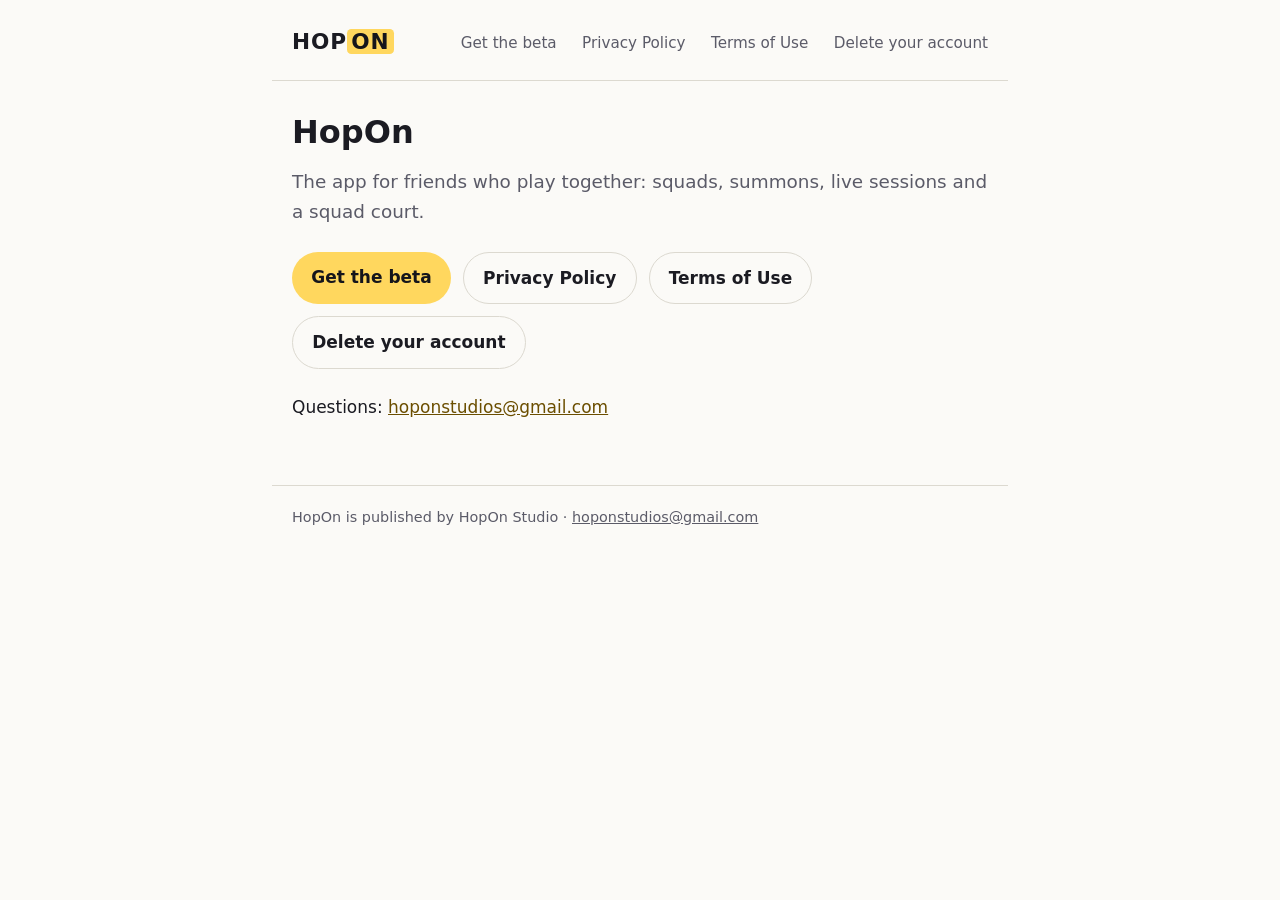
<file: backup/index.html>
<!doctype html>
<html lang="en">
<head>
<meta charset="utf-8">
<meta name="viewport" content="width=device-width, initial-scale=1">
<title>HopOn</title>
<meta name="description" content="HopOn, by HopOn Studio.">
<link rel="stylesheet" href="style.css">
</head>
<body>
<header>
  <a class="mark" href="">HOP<span>ON</span></a>
  <nav>
    <a href="beta/">Get the beta</a>
    <a href="privacy/">Privacy Policy</a>
    <a href="terms/">Terms of Use</a>
    <a href="delete-account/">Delete your account</a>
  </nav>
</header>
<main>
<h1>HopOn</h1>
<p class="lead">The app for friends who play together: squads, summons, live sessions and a squad court.</p>
<p class="action">
  <a class="button" href="beta/">Get the beta</a>
  <a class="button quiet" href="privacy/">Privacy Policy</a>
  <a class="button quiet" href="terms/">Terms of Use</a>
  <a class="button quiet" href="delete-account/">Delete your account</a>
</p>
<p>Questions: <a href="mailto:hoponstudios@gmail.com">hoponstudios@gmail.com</a></p>

</main>
<footer>
  <p>HopOn is published by HopOn Studio · <a href="mailto:hoponstudios@gmail.com">hoponstudios@gmail.com</a></p>
</footer>
</body>
</html>
</file>
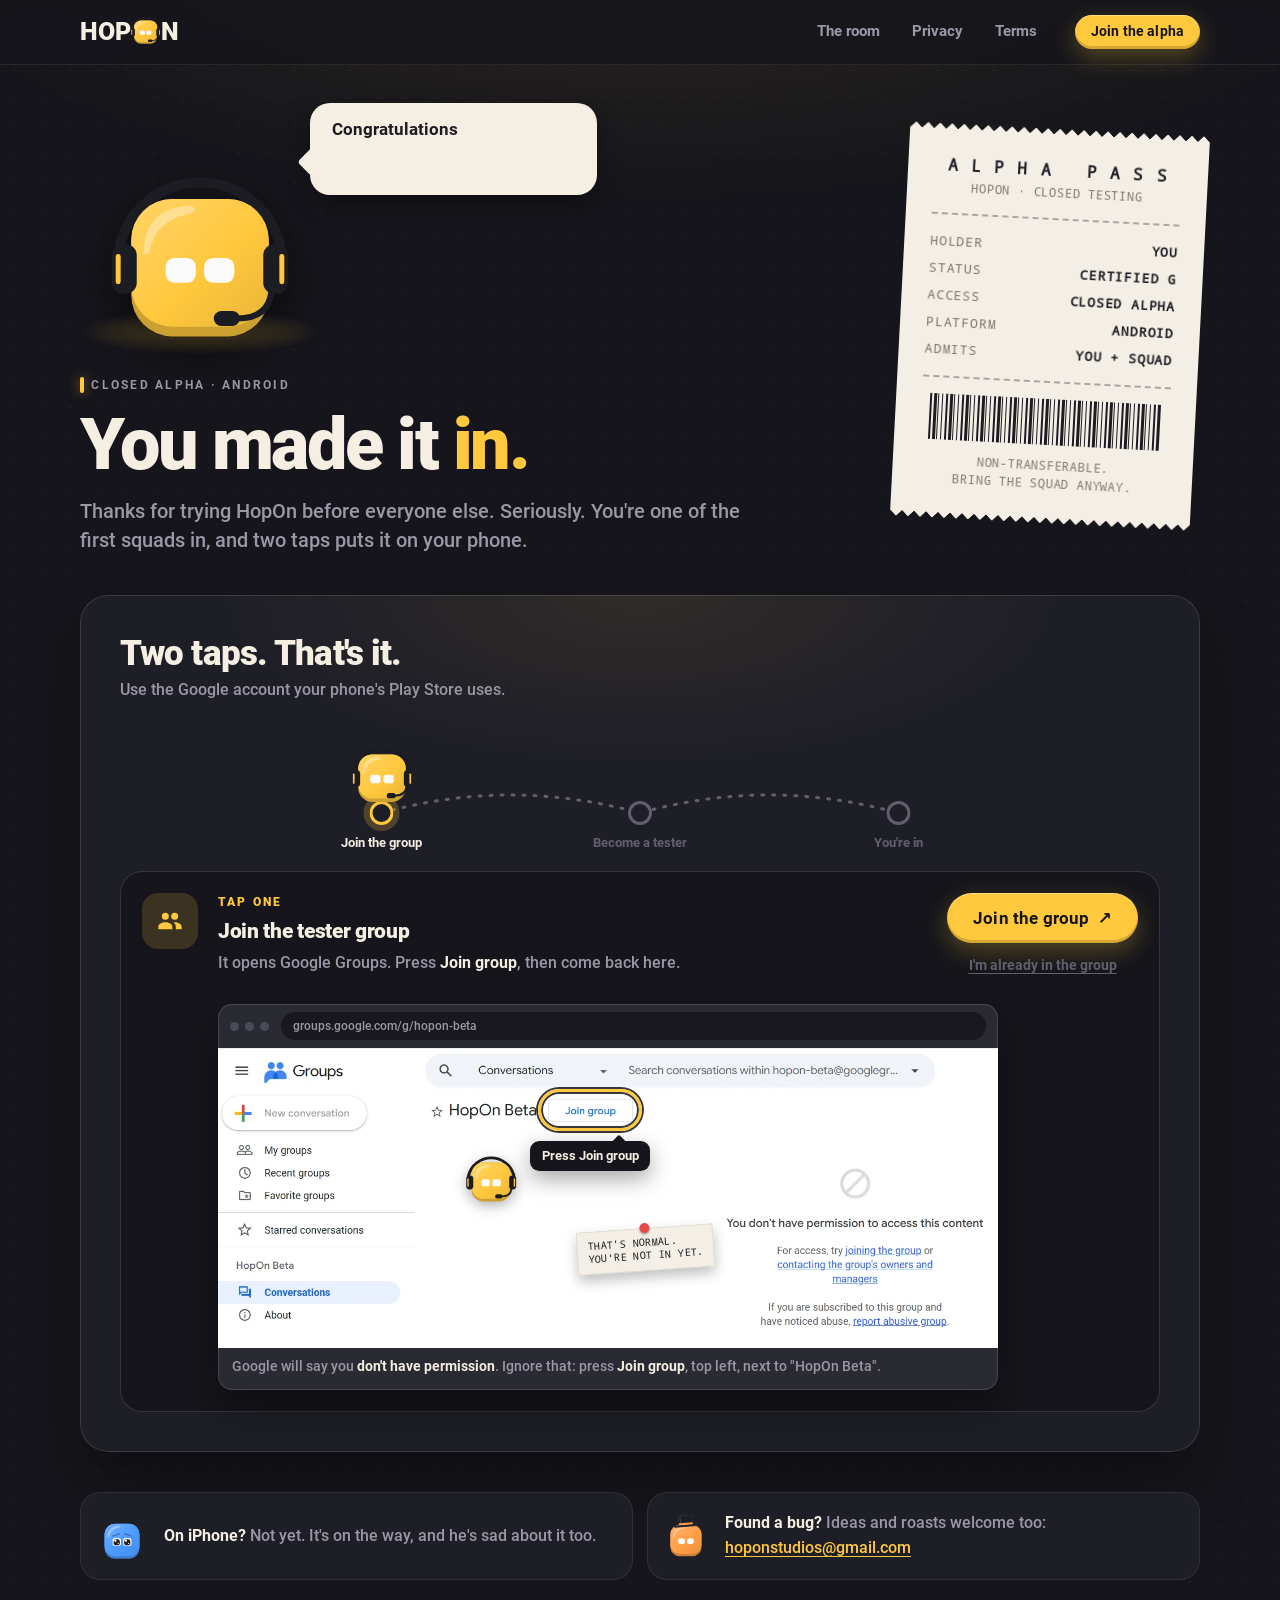
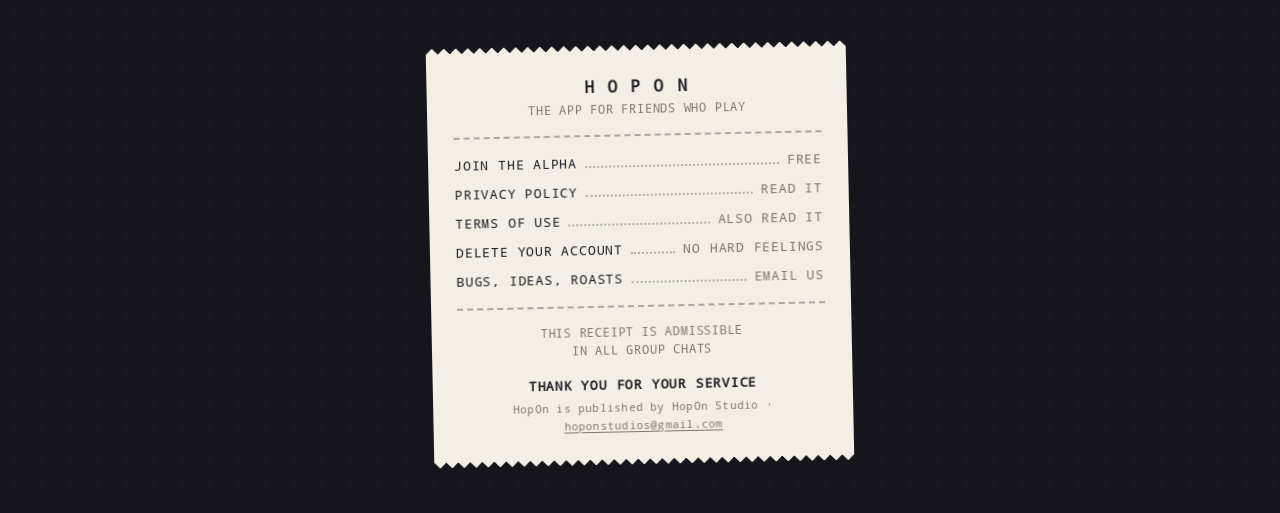
<file: beta/index.html>
<!doctype html>
<html lang="en" class="no-js">
<head>
<meta charset="utf-8">
<meta name="viewport" content="width=device-width, initial-scale=1, viewport-fit=cover">
<title>You made it in · HopOn closed alpha</title>
<meta name="description" content="HopOn is in closed alpha on Android. Two taps and you are in.">
<meta name="theme-color" content="#15151B">
<meta name="color-scheme" content="dark">
<link rel="canonical" href="https://hoponstudio.github.io/beta/">
<link rel="icon" href="../favicon.svg" type="image/svg+xml">
<link rel="apple-touch-icon" href="../assets/img/icon-512.png">
<meta property="og:type" content="website">
<meta property="og:site_name" content="HopOn">
<meta property="og:title" content="You made it in · HopOn closed alpha">
<meta property="og:description" content="HopOn is in closed alpha on Android. Two taps and you are in.">
<meta property="og:url" content="https://hoponstudio.github.io/beta/">
<meta property="og:image" content="https://hoponstudio.github.io/assets/img/og.png">
<meta name="twitter:card" content="summary_large_image">
<link rel="preload" href="../assets/fonts/roboto-900.woff2" as="font" type="font/woff2" crossorigin>
<link rel="preload" href="../assets/fonts/roboto-500.woff2" as="font" type="font/woff2" crossorigin>
<link rel="stylesheet" href="../assets/css/site.css?v=182acbbc82">
<!-- Before the first paint: the visitor's colour (so "You" is never
     yellow first, then theirs), and the class that says scripts run. -->
<script>
  (function (root) {
    root.className = root.className.replace('no-js', 'js');
    try {
      var you = localStorage.getItem('hopon.you');
      if (/^#[0-9a-f]{6}$/i.test(you)) root.style.setProperty('--you', you);
    } catch (e) {}
  })(document.documentElement);
</script>
<script type="module" src="../assets/js/main.js?v=921431b8e6"></script>
</head>
<body class="page page--beta">
<a class="skip-link" href="#main">Skip to content</a>
<header class="site-header">
  <div class="site-header__inner wrap">
    <a class="wordmark" href="../" aria-label="HopOn, home">
      <span aria-hidden="true">HOP</span><svg class="hop wordmark__hop" viewBox="-80 -95 160 160" data-mood="normal" data-skin="headset" style="--hop:#FFC83D" aria-hidden="true" focusable="false"><g class="hop__body"><g class="hop__worn"><path d="M-58.11,-16.92 A60,60 0 0 1 58.11,-16.92" fill="none" stroke="#1C1C23" stroke-width="7.5" stroke-linecap="round"/></g><defs><linearGradient id="hop20-face" x1="0" y1="0" x2="1" y2="1"><stop offset="0" class="hop__light"/><stop offset=".55" class="hop__mid"/><stop offset="1" class="hop__low"/></linearGradient></defs><rect x="-50" y="-50" width="100" height="100" rx="30" class="hop__base"/><rect x="-50" y="-50" width="100" height="93" rx="30" fill="url(#hop20-face)"/><path d="M-41,-10 Q-41,-43 -8,-45 Q0,-44 -7,-39 Q-33,-35 -37,-10 Z" fill="#FFFFFF" fill-opacity=".34"/><g class="hop__face hop__face--normal"><g class="hop__look"><rect x="-25" y="-7" width="22" height="18" rx="6.5" class="hop__eye" fill="#FAFAFA"/><rect x="3" y="-7" width="22" height="18" rx="6.5" class="hop__eye" fill="#FAFAFA"/></g></g><g class="hop__face hop__face--sad"><rect x="-27" y="-9" width="24" height="22" rx="7.5" fill="#FAFAFA"/><rect x="-23.88" y="-5.58" width="17.76" height="17.16" rx="6" fill="#2B211C"/><circle cx="-18.91" cy="-1.43" r="3.3" fill="#FFF"/><circle cx="-10.74" cy="6.12" r="1.6" fill="#FFF"/><rect x="3" y="-9" width="24" height="22" rx="7.5" fill="#FAFAFA"/><rect x="6.12" y="-5.58" width="17.76" height="17.16" rx="6" fill="#2B211C"/><circle cx="11.09" cy="-1.43" r="3.3" fill="#FFF"/><circle cx="19.26" cy="6.12" r="1.6" fill="#FFF"/><path d="M-27,-15 L-8,-21 M27,-15 L8,-21" class="hop__brow" fill="none" stroke="currentColor" stroke-width="3.5" stroke-linecap="round"/></g><g class="hop__face hop__face--fierce"><path d="M-29,-7 L-7,2 L-7,9 Q-7,13 -12,13 L-25,13 Q-29,13 -29,9 ZM29,-7 L7,2 L7,9 Q7,13 12,13 L25,13 Q29,13 29,9 Z" fill="#FAFAFA" stroke="#FAFAFA" stroke-width="5" stroke-linejoin="round"/></g><g class="hop__face hop__face--away"><path d="M-24,4 L-6,4 M6,4 L24,4" class="hop__dash" fill="none" stroke="currentColor" stroke-width="3.5" stroke-linecap="round"/></g><g class="hop__worn"><rect x="-64" y="-17" width="18" height="36" rx="8" fill="#1C1C23"/><rect x="-61.3" y="-10" width="3.6" height="22" rx="1.8" class="hop__stripe"/><rect x="46" y="-17" width="18" height="36" rx="8" fill="#1C1C23"/><rect x="57.7" y="-10" width="3.6" height="22" rx="1.8" class="hop__stripe"/><path d="M52,17 Q50,37 27,37" fill="none" stroke="#1C1C23" stroke-width="4.5" stroke-linecap="round"/><rect x="10" y="31.5" width="19" height="11" rx="5.5" fill="#1C1C23"/></g></g></svg><span aria-hidden="true">N</span>
    </a>
    <nav class="site-nav" aria-label="Site">
      <a class="site-nav__link" href="../">The room</a>
      <a class="site-nav__link" href="../privacy/">Privacy</a>
      <a class="site-nav__link" href="../terms/">Terms</a>
    </nav>
    <a class="btn btn--accent btn--small site-header__cta" href="../beta/">Join the alpha</a>
  </div>
</header>

<main id="main">
<!-- The closed alpha's welcome: Hop says it, then two taps and you're in,
     and the pass proves it. On a wide screen the pass stands beside the
     welcome; on a phone it waits under the taps, which matter more.

     With scripts the taps are one at a time on a track Hop hops along
     (modules/journey.js); without, both are listed. -->
<div class="alpha wrap">
  <section class="welcome" data-module="welcome" aria-labelledby="welcome-title">
    <div class="welcome__stage">
      <div class="welcome__spot" aria-hidden="true"></div>
      <button class="welcome__hop" type="button" data-module="mash" aria-label="Your Hop. Tap fast if you dare.">
        <svg class="hop" viewBox="-80 -95 160 160" data-mood="normal" data-skin="headset" style="--hop:var(--you)" aria-hidden="true" focusable="false"><g class="hop__body"><g class="hop__worn"><path d="M-58.11,-16.92 A60,60 0 0 1 58.11,-16.92" fill="none" stroke="#1C1C23" stroke-width="7.5" stroke-linecap="round"/></g><defs><linearGradient id="hop15-face" x1="0" y1="0" x2="1" y2="1"><stop offset="0" class="hop__light"/><stop offset=".55" class="hop__mid"/><stop offset="1" class="hop__low"/></linearGradient></defs><rect x="-50" y="-50" width="100" height="100" rx="30" class="hop__base"/><rect x="-50" y="-50" width="100" height="93" rx="30" fill="url(#hop15-face)"/><path d="M-41,-10 Q-41,-43 -8,-45 Q0,-44 -7,-39 Q-33,-35 -37,-10 Z" fill="#FFFFFF" fill-opacity=".34"/><g class="hop__face hop__face--normal"><g class="hop__look"><rect x="-25" y="-7" width="22" height="18" rx="6.5" class="hop__eye" fill="#FAFAFA"/><rect x="3" y="-7" width="22" height="18" rx="6.5" class="hop__eye" fill="#FAFAFA"/></g></g><g class="hop__face hop__face--sad"><rect x="-27" y="-9" width="24" height="22" rx="7.5" fill="#FAFAFA"/><rect x="-23.88" y="-5.58" width="17.76" height="17.16" rx="6" fill="#2B211C"/><circle cx="-18.91" cy="-1.43" r="3.3" fill="#FFF"/><circle cx="-10.74" cy="6.12" r="1.6" fill="#FFF"/><rect x="3" y="-9" width="24" height="22" rx="7.5" fill="#FAFAFA"/><rect x="6.12" y="-5.58" width="17.76" height="17.16" rx="6" fill="#2B211C"/><circle cx="11.09" cy="-1.43" r="3.3" fill="#FFF"/><circle cx="19.26" cy="6.12" r="1.6" fill="#FFF"/><path d="M-27,-15 L-8,-21 M27,-15 L8,-21" class="hop__brow" fill="none" stroke="currentColor" stroke-width="3.5" stroke-linecap="round"/></g><g class="hop__face hop__face--fierce"><path d="M-29,-7 L-7,2 L-7,9 Q-7,13 -12,13 L-25,13 Q-29,13 -29,9 ZM29,-7 L7,2 L7,9 Q7,13 12,13 L25,13 Q29,13 29,9 Z" fill="#FAFAFA" stroke="#FAFAFA" stroke-width="5" stroke-linejoin="round"/></g><g class="hop__face hop__face--away"><path d="M-24,4 L-6,4 M6,4 L24,4" class="hop__dash" fill="none" stroke="currentColor" stroke-width="3.5" stroke-linecap="round"/></g><g class="hop__worn"><rect x="-64" y="-17" width="18" height="36" rx="8" fill="#1C1C23"/><rect x="-61.3" y="-10" width="3.6" height="22" rx="1.8" class="hop__stripe"/><rect x="46" y="-17" width="18" height="36" rx="8" fill="#1C1C23"/><rect x="57.7" y="-10" width="3.6" height="22" rx="1.8" class="hop__stripe"/><path d="M52,17 Q50,37 27,37" fill="none" stroke="#1C1C23" stroke-width="4.5" stroke-linecap="round"/><rect x="10" y="31.5" width="19" height="11" rx="5.5" fill="#1C1C23"/></g><g class="hop__outfit"><clipPath id="hop15-jacket"><rect x="-50" y="-50" width="100" height="100" rx="30"/></clipPath><g clip-path="url(#hop15-jacket)"><rect x="-52" y="18" width="104" height="34" fill="#16161B"/><path d="M-13,18 L13,18 L0,42 Z" class="hop__neck"/><path d="M-13,18 L-28,20 L-12,37 L-3,36 Z" fill="#2A2A32"/><circle cx="-20" cy="24.5" r="2" fill="#C9CBD3"/><circle cx="-35" cy="33" r="2" fill="#C9CBD3"/><path d="M13,18 L28,20 L12,37 L3,36 Z" fill="#2A2A32"/><circle cx="20" cy="24.5" r="2" fill="#C9CBD3"/><circle cx="35" cy="33" r="2" fill="#C9CBD3"/></g><path d="M0,20 L-10,14.5 L-10,25.5 Z" fill="#E0403A"/><path d="M0,20 L10,14.5 L10,25.5 Z" fill="#E0403A"/><circle cx="0" cy="20" r="3" fill="#B8302B"/><ellipse cx="-44" cy="30" rx="9" ry="10" fill="#16161B"/><g class="hop__bat" transform="translate(-52 26) rotate(-146.1)"><defs><linearGradient id="hop15-wood" x1="0" y1="0" x2="0" y2="1"><stop offset="0" stop-color="#E3AA6C"/><stop offset=".5" stop-color="#C98A4B"/><stop offset="1" stop-color="#9C6533"/></linearGradient></defs><path d="M-12,-3.5 L36.75,-3.5 Q63,-9 84,-9.5 L105,-9.5 A9.5,9.5 0 0 1 105,9.5 L84,9.5 Q63,9 36.75,3.5 L-12,3.5 Z" fill="url(#hop15-wood)"/><ellipse cx="-14" cy="0" rx="3" ry="6" fill="url(#hop15-wood)"/><path d="M52.5,-5 Q78.75,-7 102.9,-6" fill="none" stroke="#FFFFFF" stroke-width="2.2" stroke-linecap="round" stroke-opacity=".35"/></g><rect x="-65" y="14.3" width="26" height="23.4" rx="9.1" fill="#1A1A20"/><path d="M-53.3,22.75 L-44.2,22.75" fill="none" stroke="#34343E" stroke-width="1.56" stroke-linecap="round"/><path d="M-53.3,27.95 L-44.2,27.95" fill="none" stroke="#34343E" stroke-width="1.56" stroke-linecap="round"/><path d="M-61.33,21.97 A10.4,9.1 0 0 1 -51.09,16.93" fill="none" stroke="#FFFFFF" stroke-width="1.56" stroke-linecap="round" stroke-opacity=".18"/><rect x="39" y="24.1" width="22" height="19.8" rx="7.7" fill="#1A1A20"/><path d="M48.9,31.25 L56.6,31.25" fill="none" stroke="#34343E" stroke-width="1.32" stroke-linecap="round"/><path d="M48.9,35.65 L56.6,35.65" fill="none" stroke="#34343E" stroke-width="1.32" stroke-linecap="round"/><path d="M42.11,30.59 A8.8,7.7 0 0 1 50.77,26.33" fill="none" stroke="#FFFFFF" stroke-width="1.32" stroke-linecap="round" stroke-opacity=".18"/></g><g class="hop__shades"><rect x="-30" y="-10" width="29" height="24" rx="7" fill="#111116"/><path d="M-23.5,-2 L-19.5,-7" fill="none" stroke="#FFFFFF" stroke-width="2.4" stroke-linecap="round" stroke-opacity=".55"/><path d="M-29,-3 L-50,-6" fill="none" stroke="#111116" stroke-width="3.5" stroke-linecap="round"/><rect x="1" y="-10" width="29" height="24" rx="7" fill="#111116"/><path d="M7.5,-2 L11.5,-7" fill="none" stroke="#FFFFFF" stroke-width="2.4" stroke-linecap="round" stroke-opacity=".55"/><path d="M29,-3 L50,-6" fill="none" stroke="#111116" stroke-width="3.5" stroke-linecap="round"/><path d="M-2,-1 Q0,-4.5 2,-1" fill="none" stroke="#111116" stroke-width="3.5" stroke-linecap="round"/></g></g></svg>
      </button>
      <p class="bubble bubble--big welcome__bubble" aria-hidden="true">
        <span class="welcome__line" data-line>Congratulations.</span>
        <span class="welcome__line welcome__line--big" data-line>You're officially a G.</span>
      </p>
    </div>

    <div class="welcome__text">
      <p class="kicker">Closed alpha · Android</p>
      <h1 id="welcome-title" class="display">You made it <span class="accent">in.</span></h1>
      <p class="lead">Thanks for trying HopOn before everyone else. Seriously. You're one of the first squads in, and two taps puts it on your phone.</p>
    </div>
  </section>

  <section class="journey" data-module="journey" aria-labelledby="journey-title">
    <header class="journey__head">
      <h2 id="journey-title" class="journey__title">Two taps. That's it.</h2>
      <p class="journey__sub">Use the Google account your phone's Play Store uses.</p>
    </header>

    <!-- Where you are, drawn: three stops and Hop on the one you're at. The
         stops are buttons, so you can go back to one. -->
    <div class="track" hidden>
      <svg class="track__path" viewBox="0 0 300 40" preserveAspectRatio="none" aria-hidden="true">
        <path d="M25,30 Q87,-6 150,30 Q212,-6 275,30"/>
        <path class="track__done" d="M25,30 Q87,-6 150,30 Q212,-6 275,30"/>
      </svg>
      <button class="track__stop" type="button" data-stop="0"><span class="track__dot"></span><span class="track__label">Join the group</span></button>
      <button class="track__stop" type="button" data-stop="1"><span class="track__dot"></span><span class="track__label">Become a tester</span></button>
      <button class="track__stop" type="button" data-stop="2"><span class="track__dot"></span><span class="track__label">You're in</span></button>
      <div class="track__runner" aria-hidden="true">
        <p class="bubble track__cheer" hidden></p>
        <svg class="hop" viewBox="-80 -95 160 160" data-mood="normal" data-skin="headset" style="--hop:var(--you)" aria-hidden="true" focusable="false"><g class="hop__body"><g class="hop__worn"><path d="M-58.11,-16.92 A60,60 0 0 1 58.11,-16.92" fill="none" stroke="#1C1C23" stroke-width="7.5" stroke-linecap="round"/></g><defs><linearGradient id="hop16-face" x1="0" y1="0" x2="1" y2="1"><stop offset="0" class="hop__light"/><stop offset=".55" class="hop__mid"/><stop offset="1" class="hop__low"/></linearGradient></defs><rect x="-50" y="-50" width="100" height="100" rx="30" class="hop__base"/><rect x="-50" y="-50" width="100" height="93" rx="30" fill="url(#hop16-face)"/><path d="M-41,-10 Q-41,-43 -8,-45 Q0,-44 -7,-39 Q-33,-35 -37,-10 Z" fill="#FFFFFF" fill-opacity=".34"/><g class="hop__face hop__face--normal"><g class="hop__look"><rect x="-25" y="-7" width="22" height="18" rx="6.5" class="hop__eye" fill="#FAFAFA"/><rect x="3" y="-7" width="22" height="18" rx="6.5" class="hop__eye" fill="#FAFAFA"/></g></g><g class="hop__face hop__face--sad"><rect x="-27" y="-9" width="24" height="22" rx="7.5" fill="#FAFAFA"/><rect x="-23.88" y="-5.58" width="17.76" height="17.16" rx="6" fill="#2B211C"/><circle cx="-18.91" cy="-1.43" r="3.3" fill="#FFF"/><circle cx="-10.74" cy="6.12" r="1.6" fill="#FFF"/><rect x="3" y="-9" width="24" height="22" rx="7.5" fill="#FAFAFA"/><rect x="6.12" y="-5.58" width="17.76" height="17.16" rx="6" fill="#2B211C"/><circle cx="11.09" cy="-1.43" r="3.3" fill="#FFF"/><circle cx="19.26" cy="6.12" r="1.6" fill="#FFF"/><path d="M-27,-15 L-8,-21 M27,-15 L8,-21" class="hop__brow" fill="none" stroke="currentColor" stroke-width="3.5" stroke-linecap="round"/></g><g class="hop__face hop__face--fierce"><path d="M-29,-7 L-7,2 L-7,9 Q-7,13 -12,13 L-25,13 Q-29,13 -29,9 ZM29,-7 L7,2 L7,9 Q7,13 12,13 L25,13 Q29,13 29,9 Z" fill="#FAFAFA" stroke="#FAFAFA" stroke-width="5" stroke-linejoin="round"/></g><g class="hop__face hop__face--away"><path d="M-24,4 L-6,4 M6,4 L24,4" class="hop__dash" fill="none" stroke="currentColor" stroke-width="3.5" stroke-linecap="round"/></g><g class="hop__worn"><rect x="-64" y="-17" width="18" height="36" rx="8" fill="#1C1C23"/><rect x="-61.3" y="-10" width="3.6" height="22" rx="1.8" class="hop__stripe"/><rect x="46" y="-17" width="18" height="36" rx="8" fill="#1C1C23"/><rect x="57.7" y="-10" width="3.6" height="22" rx="1.8" class="hop__stripe"/><path d="M52,17 Q50,37 27,37" fill="none" stroke="#1C1C23" stroke-width="4.5" stroke-linecap="round"/><rect x="10" y="31.5" width="19" height="11" rx="5.5" fill="#1C1C23"/></g></g></svg>
      </div>
    </div>

    <ol class="moves">
      <li class="move" data-move="0">
        <span class="move__badge" aria-hidden="true">
          <svg viewBox="0 0 24 24"><path d="M16 11a3 3 0 1 0 0-6 3 3 0 0 0 0 6zM8 11a3 3 0 1 0 0-6 3 3 0 0 0 0 6zM8 13c-2.7 0-6 1.3-6 4v2h12v-2c0-2.7-3.3-4-6-4zm8 0c-.3 0-.7 0-1.1.1 1.2.9 2.1 2.1 2.1 3.9v2h5v-2c0-2.7-3.3-4-6-4z"/></svg>
        </span>
        <div class="move__body">
          <p class="move__eyebrow">Tap one</p>
          <h3 class="move__title">Join the tester group</h3>
          <p class="move__what">It opens Google Groups. Press <strong>Join group</strong>, then come back here.</p>
        </div>
        <div class="move__do">
          <a class="btn btn--accent btn--big move__go" href="https://groups.google.com/g/hopon-beta" target="_blank" rel="noopener">Join the group <span class="btn__arrow" aria-hidden="true">↗</span></a>
          <button class="move__skip" type="button" hidden>I'm already in the group</button>
        </div>

        <!-- What Google shows someone not in the group yet: a "no
             permission" message in the middle, and the button that matters
             small at the top. Testers missed it, so Hop points at it. The
             marks sit in percentages of the picture: the button is at
             (584, 90), 149 x 39, of 1380 x 530. -->
        <figure class="shot move__shot">
          <div class="shot__bar" aria-hidden="true">
            <span class="shot__dots"><i></i><i></i><i></i></span>
            <span class="shot__url">groups.google.com/g/hopon-beta</span>
          </div>
          <div class="shot__view">
            <img src="../assets/img/guide/google-groups-join.webp" width="1380" height="530" loading="lazy" decoding="async"
                 alt="The HopOn Beta page on Google Groups: a Join group button at the top left beside the group's name, and a message in the middle saying you don't have permission to access this content.">
            <span class="shot__ring" style="--x:42.3%;--y:17%;--w:10.8%;--h:7.4%" aria-hidden="true"></span>
            <span class="shot__pointer" aria-hidden="true">
              <span class="shot__hop"><svg class="hop" viewBox="-80 -95 160 160" data-mood="normal" data-skin="headset" style="--hop:var(--you)" aria-hidden="true" focusable="false"><g class="hop__body"><g class="hop__worn"><path d="M-58.11,-16.92 A60,60 0 0 1 58.11,-16.92" fill="none" stroke="#1C1C23" stroke-width="7.5" stroke-linecap="round"/></g><defs><linearGradient id="hop17-face" x1="0" y1="0" x2="1" y2="1"><stop offset="0" class="hop__light"/><stop offset=".55" class="hop__mid"/><stop offset="1" class="hop__low"/></linearGradient></defs><rect x="-50" y="-50" width="100" height="100" rx="30" class="hop__base"/><rect x="-50" y="-50" width="100" height="93" rx="30" fill="url(#hop17-face)"/><path d="M-41,-10 Q-41,-43 -8,-45 Q0,-44 -7,-39 Q-33,-35 -37,-10 Z" fill="#FFFFFF" fill-opacity=".34"/><g class="hop__face hop__face--normal"><g class="hop__look"><rect x="-25" y="-7" width="22" height="18" rx="6.5" class="hop__eye" fill="#FAFAFA"/><rect x="3" y="-7" width="22" height="18" rx="6.5" class="hop__eye" fill="#FAFAFA"/></g></g><g class="hop__face hop__face--sad"><rect x="-27" y="-9" width="24" height="22" rx="7.5" fill="#FAFAFA"/><rect x="-23.88" y="-5.58" width="17.76" height="17.16" rx="6" fill="#2B211C"/><circle cx="-18.91" cy="-1.43" r="3.3" fill="#FFF"/><circle cx="-10.74" cy="6.12" r="1.6" fill="#FFF"/><rect x="3" y="-9" width="24" height="22" rx="7.5" fill="#FAFAFA"/><rect x="6.12" y="-5.58" width="17.76" height="17.16" rx="6" fill="#2B211C"/><circle cx="11.09" cy="-1.43" r="3.3" fill="#FFF"/><circle cx="19.26" cy="6.12" r="1.6" fill="#FFF"/><path d="M-27,-15 L-8,-21 M27,-15 L8,-21" class="hop__brow" fill="none" stroke="currentColor" stroke-width="3.5" stroke-linecap="round"/></g><g class="hop__face hop__face--fierce"><path d="M-29,-7 L-7,2 L-7,9 Q-7,13 -12,13 L-25,13 Q-29,13 -29,9 ZM29,-7 L7,2 L7,9 Q7,13 12,13 L25,13 Q29,13 29,9 Z" fill="#FAFAFA" stroke="#FAFAFA" stroke-width="5" stroke-linejoin="round"/></g><g class="hop__face hop__face--away"><path d="M-24,4 L-6,4 M6,4 L24,4" class="hop__dash" fill="none" stroke="currentColor" stroke-width="3.5" stroke-linecap="round"/></g><g class="hop__worn"><rect x="-64" y="-17" width="18" height="36" rx="8" fill="#1C1C23"/><rect x="-61.3" y="-10" width="3.6" height="22" rx="1.8" class="hop__stripe"/><rect x="46" y="-17" width="18" height="36" rx="8" fill="#1C1C23"/><rect x="57.7" y="-10" width="3.6" height="22" rx="1.8" class="hop__stripe"/><path d="M52,17 Q50,37 27,37" fill="none" stroke="#1C1C23" stroke-width="4.5" stroke-linecap="round"/><rect x="10" y="31.5" width="19" height="11" rx="5.5" fill="#1C1C23"/></g></g></svg></span>
              <span class="bubble shot__bubble">Press <b>Join group</b></span>
            </span>
            <span class="shot__note" aria-hidden="true">That's normal.<br>You're not in yet.</span>
          </div>
          <figcaption class="shot__caption">Google will say you <strong>don't have permission</strong>. Ignore that: press <strong>Join group</strong>, top left, next to "HopOn Beta".</figcaption>
        </figure>
      </li>
      <li class="move" data-move="1">
        <span class="move__badge" aria-hidden="true">
          <svg viewBox="0 0 24 24"><path d="M6 4.2v15.6a1 1 0 0 0 1.5.9l12.6-7.8a1 1 0 0 0 0-1.8L7.5 3.3A1 1 0 0 0 6 4.2z"/></svg>
        </span>
        <div class="move__body">
          <p class="move__eyebrow">Tap two</p>
          <h3 class="move__title">Become a tester</h3>
          <p class="move__what">Press <strong>Become a tester</strong>, then <strong>download it on Google Play</strong> right there. Says you're not in the group yet? Give it a minute, then open it again.</p>
        </div>
        <div class="move__do">
          <a class="btn btn--accent btn--big move__go" href="https://play.google.com/apps/testing/app.hopon" target="_blank" rel="noopener">Become a tester <span class="btn__arrow" aria-hidden="true">↗</span></a>
          <!-- On a computer, the phone is what HopOn goes on: the same page,
               scanned. Not shown on a phone, which can't scan itself. -->
          <div class="scan">
            <p class="scan__or"><span>or scan the QR code</span></p>
            <div class="scan__card receipt">
              <svg class="qr" viewBox="0 0 47 47" role="img" aria-label="A QR code that opens the page to become a HopOn tester."><defs><rect id="qr-tester-m" x=".07" y=".07" width=".86" height=".86" rx=".3"/></defs><rect class="qr__paper" width="47" height="47" rx="2"/><g class="qr__ink"><use href="#qr-tester-m" x="11" y="3"/><use href="#qr-tester-m" x="13" y="3"/><use href="#qr-tester-m" x="18" y="3"/><use href="#qr-tester-m" x="19" y="3"/><use href="#qr-tester-m" x="21" y="3"/><use href="#qr-tester-m" x="23" y="3"/><use href="#qr-tester-m" x="25" y="3"/><use href="#qr-tester-m" x="26" y="3"/><use href="#qr-tester-m" x="27" y="3"/><use href="#qr-tester-m" x="30" y="3"/><use href="#qr-tester-m" x="32" y="3"/><use href="#qr-tester-m" x="34" y="3"/><use href="#qr-tester-m" x="11" y="4"/><use href="#qr-tester-m" x="13" y="4"/><use href="#qr-tester-m" x="14" y="4"/><use href="#qr-tester-m" x="15" y="4"/><use href="#qr-tester-m" x="21" y="4"/><use href="#qr-tester-m" x="22" y="4"/><use href="#qr-tester-m" x="25" y="4"/><use href="#qr-tester-m" x="26" y="4"/><use href="#qr-tester-m" x="27" y="4"/><use href="#qr-tester-m" x="30" y="4"/><use href="#qr-tester-m" x="33" y="4"/><use href="#qr-tester-m" x="35" y="4"/><use href="#qr-tester-m" x="12" y="5"/><use href="#qr-tester-m" x="19" y="5"/><use href="#qr-tester-m" x="20" y="5"/><use href="#qr-tester-m" x="23" y="5"/><use href="#qr-tester-m" x="24" y="5"/><use href="#qr-tester-m" x="26" y="5"/><use href="#qr-tester-m" x="27" y="5"/><use href="#qr-tester-m" x="29" y="5"/><use href="#qr-tester-m" x="30" y="5"/><use href="#qr-tester-m" x="33" y="5"/><use href="#qr-tester-m" x="11" y="6"/><use href="#qr-tester-m" x="13" y="6"/><use href="#qr-tester-m" x="14" y="6"/><use href="#qr-tester-m" x="15" y="6"/><use href="#qr-tester-m" x="16" y="6"/><use href="#qr-tester-m" x="17" y="6"/><use href="#qr-tester-m" x="19" y="6"/><use href="#qr-tester-m" x="21" y="6"/><use href="#qr-tester-m" x="23" y="6"/><use href="#qr-tester-m" x="24" y="6"/><use href="#qr-tester-m" x="28" y="6"/><use href="#qr-tester-m" x="32" y="6"/><use href="#qr-tester-m" x="33" y="6"/><use href="#qr-tester-m" x="34" y="6"/><use href="#qr-tester-m" x="11" y="7"/><use href="#qr-tester-m" x="12" y="7"/><use href="#qr-tester-m" x="14" y="7"/><use href="#qr-tester-m" x="18" y="7"/><use href="#qr-tester-m" x="19" y="7"/><use href="#qr-tester-m" x="20" y="7"/><use href="#qr-tester-m" x="21" y="7"/><use href="#qr-tester-m" x="22" y="7"/><use href="#qr-tester-m" x="26" y="7"/><use href="#qr-tester-m" x="27" y="7"/><use href="#qr-tester-m" x="30" y="7"/><use href="#qr-tester-m" x="33" y="7"/><use href="#qr-tester-m" x="35" y="7"/><use href="#qr-tester-m" x="11" y="8"/><use href="#qr-tester-m" x="12" y="8"/><use href="#qr-tester-m" x="13" y="8"/><use href="#qr-tester-m" x="16" y="8"/><use href="#qr-tester-m" x="17" y="8"/><use href="#qr-tester-m" x="19" y="8"/><use href="#qr-tester-m" x="21" y="8"/><use href="#qr-tester-m" x="22" y="8"/><use href="#qr-tester-m" x="24" y="8"/><use href="#qr-tester-m" x="25" y="8"/><use href="#qr-tester-m" x="27" y="8"/><use href="#qr-tester-m" x="28" y="8"/><use href="#qr-tester-m" x="29" y="8"/><use href="#qr-tester-m" x="30" y="8"/><use href="#qr-tester-m" x="31" y="8"/><use href="#qr-tester-m" x="34" y="8"/><use href="#qr-tester-m" x="11" y="9"/><use href="#qr-tester-m" x="13" y="9"/><use href="#qr-tester-m" x="15" y="9"/><use href="#qr-tester-m" x="17" y="9"/><use href="#qr-tester-m" x="19" y="9"/><use href="#qr-tester-m" x="21" y="9"/><use href="#qr-tester-m" x="23" y="9"/><use href="#qr-tester-m" x="25" y="9"/><use href="#qr-tester-m" x="27" y="9"/><use href="#qr-tester-m" x="29" y="9"/><use href="#qr-tester-m" x="31" y="9"/><use href="#qr-tester-m" x="33" y="9"/><use href="#qr-tester-m" x="35" y="9"/><use href="#qr-tester-m" x="12" y="10"/><use href="#qr-tester-m" x="13" y="10"/><use href="#qr-tester-m" x="14" y="10"/><use href="#qr-tester-m" x="16" y="10"/><use href="#qr-tester-m" x="18" y="10"/><use href="#qr-tester-m" x="19" y="10"/><use href="#qr-tester-m" x="20" y="10"/><use href="#qr-tester-m" x="22" y="10"/><use href="#qr-tester-m" x="23" y="10"/><use href="#qr-tester-m" x="24" y="10"/><use href="#qr-tester-m" x="25" y="10"/><use href="#qr-tester-m" x="26" y="10"/><use href="#qr-tester-m" x="27" y="10"/><use href="#qr-tester-m" x="28" y="10"/><use href="#qr-tester-m" x="31" y="10"/><use href="#qr-tester-m" x="32" y="10"/><use href="#qr-tester-m" x="35" y="10"/><use href="#qr-tester-m" x="6" y="11"/><use href="#qr-tester-m" x="9" y="11"/><use href="#qr-tester-m" x="12" y="11"/><use href="#qr-tester-m" x="13" y="11"/><use href="#qr-tester-m" x="16" y="11"/><use href="#qr-tester-m" x="18" y="11"/><use href="#qr-tester-m" x="22" y="11"/><use href="#qr-tester-m" x="23" y="11"/><use href="#qr-tester-m" x="24" y="11"/><use href="#qr-tester-m" x="27" y="11"/><use href="#qr-tester-m" x="28" y="11"/><use href="#qr-tester-m" x="29" y="11"/><use href="#qr-tester-m" x="31" y="11"/><use href="#qr-tester-m" x="34" y="11"/><use href="#qr-tester-m" x="35" y="11"/><use href="#qr-tester-m" x="38" y="11"/><use href="#qr-tester-m" x="39" y="11"/><use href="#qr-tester-m" x="40" y="11"/><use href="#qr-tester-m" x="42" y="11"/><use href="#qr-tester-m" x="43" y="11"/><use href="#qr-tester-m" x="5" y="12"/><use href="#qr-tester-m" x="7" y="12"/><use href="#qr-tester-m" x="12" y="12"/><use href="#qr-tester-m" x="15" y="12"/><use href="#qr-tester-m" x="16" y="12"/><use href="#qr-tester-m" x="18" y="12"/><use href="#qr-tester-m" x="24" y="12"/><use href="#qr-tester-m" x="25" y="12"/><use href="#qr-tester-m" x="26" y="12"/><use href="#qr-tester-m" x="31" y="12"/><use href="#qr-tester-m" x="35" y="12"/><use href="#qr-tester-m" x="36" y="12"/><use href="#qr-tester-m" x="37" y="12"/><use href="#qr-tester-m" x="40" y="12"/><use href="#qr-tester-m" x="41" y="12"/><use href="#qr-tester-m" x="42" y="12"/><use href="#qr-tester-m" x="43" y="12"/><use href="#qr-tester-m" x="7" y="13"/><use href="#qr-tester-m" x="9" y="13"/><use href="#qr-tester-m" x="10" y="13"/><use href="#qr-tester-m" x="13" y="13"/><use href="#qr-tester-m" x="14" y="13"/><use href="#qr-tester-m" x="15" y="13"/><use href="#qr-tester-m" x="16" y="13"/><use href="#qr-tester-m" x="17" y="13"/><use href="#qr-tester-m" x="19" y="13"/><use href="#qr-tester-m" x="23" y="13"/><use href="#qr-tester-m" x="24" y="13"/><use href="#qr-tester-m" x="26" y="13"/><use href="#qr-tester-m" x="27" y="13"/><use href="#qr-tester-m" x="29" y="13"/><use href="#qr-tester-m" x="32" y="13"/><use href="#qr-tester-m" x="34" y="13"/><use href="#qr-tester-m" x="36" y="13"/><use href="#qr-tester-m" x="37" y="13"/><use href="#qr-tester-m" x="38" y="13"/><use href="#qr-tester-m" x="39" y="13"/><use href="#qr-tester-m" x="40" y="13"/><use href="#qr-tester-m" x="41" y="13"/><use href="#qr-tester-m" x="42" y="13"/><use href="#qr-tester-m" x="3" y="14"/><use href="#qr-tester-m" x="5" y="14"/><use href="#qr-tester-m" x="6" y="14"/><use href="#qr-tester-m" x="8" y="14"/><use href="#qr-tester-m" x="12" y="14"/><use href="#qr-tester-m" x="14" y="14"/><use href="#qr-tester-m" x="15" y="14"/><use href="#qr-tester-m" x="18" y="14"/><use href="#qr-tester-m" x="19" y="14"/><use href="#qr-tester-m" x="21" y="14"/><use href="#qr-tester-m" x="24" y="14"/><use href="#qr-tester-m" x="26" y="14"/><use href="#qr-tester-m" x="31" y="14"/><use href="#qr-tester-m" x="33" y="14"/><use href="#qr-tester-m" x="36" y="14"/><use href="#qr-tester-m" x="37" y="14"/><use href="#qr-tester-m" x="39" y="14"/><use href="#qr-tester-m" x="41" y="14"/><use href="#qr-tester-m" x="43" y="14"/><use href="#qr-tester-m" x="5" y="15"/><use href="#qr-tester-m" x="6" y="15"/><use href="#qr-tester-m" x="7" y="15"/><use href="#qr-tester-m" x="9" y="15"/><use href="#qr-tester-m" x="10" y="15"/><use href="#qr-tester-m" x="11" y="15"/><use href="#qr-tester-m" x="13" y="15"/><use href="#qr-tester-m" x="14" y="15"/><use href="#qr-tester-m" x="18" y="15"/><use href="#qr-tester-m" x="20" y="15"/><use href="#qr-tester-m" x="21" y="15"/><use href="#qr-tester-m" x="22" y="15"/><use href="#qr-tester-m" x="24" y="15"/><use href="#qr-tester-m" x="25" y="15"/><use href="#qr-tester-m" x="29" y="15"/><use href="#qr-tester-m" x="30" y="15"/><use href="#qr-tester-m" x="31" y="15"/><use href="#qr-tester-m" x="32" y="15"/><use href="#qr-tester-m" x="34" y="15"/><use href="#qr-tester-m" x="36" y="15"/><use href="#qr-tester-m" x="40" y="15"/><use href="#qr-tester-m" x="42" y="15"/><use href="#qr-tester-m" x="5" y="16"/><use href="#qr-tester-m" x="7" y="16"/><use href="#qr-tester-m" x="11" y="16"/><use href="#qr-tester-m" x="12" y="16"/><use href="#qr-tester-m" x="17" y="16"/><use href="#qr-tester-m" x="22" y="16"/><use href="#qr-tester-m" x="25" y="16"/><use href="#qr-tester-m" x="26" y="16"/><use href="#qr-tester-m" x="27" y="16"/><use href="#qr-tester-m" x="30" y="16"/><use href="#qr-tester-m" x="32" y="16"/><use href="#qr-tester-m" x="36" y="16"/><use href="#qr-tester-m" x="37" y="16"/><use href="#qr-tester-m" x="38" y="16"/><use href="#qr-tester-m" x="40" y="16"/><use href="#qr-tester-m" x="41" y="16"/><use href="#qr-tester-m" x="42" y="16"/><use href="#qr-tester-m" x="6" y="17"/><use href="#qr-tester-m" x="9" y="17"/><use href="#qr-tester-m" x="10" y="17"/><use href="#qr-tester-m" x="11" y="17"/><use href="#qr-tester-m" x="13" y="17"/><use href="#qr-tester-m" x="16" y="17"/><use href="#qr-tester-m" x="17" y="17"/><use href="#qr-tester-m" x="19" y="17"/><use href="#qr-tester-m" x="20" y="17"/><use href="#qr-tester-m" x="21" y="17"/><use href="#qr-tester-m" x="23" y="17"/><use href="#qr-tester-m" x="24" y="17"/><use href="#qr-tester-m" x="25" y="17"/><use href="#qr-tester-m" x="26" y="17"/><use href="#qr-tester-m" x="29" y="17"/><use href="#qr-tester-m" x="30" y="17"/><use href="#qr-tester-m" x="31" y="17"/><use href="#qr-tester-m" x="32" y="17"/><use href="#qr-tester-m" x="33" y="17"/><use href="#qr-tester-m" x="35" y="17"/><use href="#qr-tester-m" x="37" y="17"/><use href="#qr-tester-m" x="39" y="17"/><use href="#qr-tester-m" x="40" y="17"/><use href="#qr-tester-m" x="41" y="17"/><use href="#qr-tester-m" x="42" y="17"/><use href="#qr-tester-m" x="43" y="17"/><use href="#qr-tester-m" x="4" y="18"/><use href="#qr-tester-m" x="5" y="18"/><use href="#qr-tester-m" x="6" y="18"/><use href="#qr-tester-m" x="7" y="18"/><use href="#qr-tester-m" x="8" y="18"/><use href="#qr-tester-m" x="10" y="18"/><use href="#qr-tester-m" x="13" y="18"/><use href="#qr-tester-m" x="16" y="18"/><use href="#qr-tester-m" x="19" y="18"/><use href="#qr-tester-m" x="20" y="18"/><use href="#qr-tester-m" x="23" y="18"/><use href="#qr-tester-m" x="25" y="18"/><use href="#qr-tester-m" x="26" y="18"/><use href="#qr-tester-m" x="28" y="18"/><use href="#qr-tester-m" x="31" y="18"/><use href="#qr-tester-m" x="32" y="18"/><use href="#qr-tester-m" x="34" y="18"/><use href="#qr-tester-m" x="37" y="18"/><use href="#qr-tester-m" x="42" y="18"/><use href="#qr-tester-m" x="3" y="19"/><use href="#qr-tester-m" x="6" y="19"/><use href="#qr-tester-m" x="7" y="19"/><use href="#qr-tester-m" x="9" y="19"/><use href="#qr-tester-m" x="11" y="19"/><use href="#qr-tester-m" x="13" y="19"/><use href="#qr-tester-m" x="14" y="19"/><use href="#qr-tester-m" x="15" y="19"/><use href="#qr-tester-m" x="16" y="19"/><use href="#qr-tester-m" x="18" y="19"/><use href="#qr-tester-m" x="28" y="19"/><use href="#qr-tester-m" x="30" y="19"/><use href="#qr-tester-m" x="32" y="19"/><use href="#qr-tester-m" x="34" y="19"/><use href="#qr-tester-m" x="35" y="19"/><use href="#qr-tester-m" x="38" y="19"/><use href="#qr-tester-m" x="40" y="19"/><use href="#qr-tester-m" x="42" y="19"/><use href="#qr-tester-m" x="4" y="20"/><use href="#qr-tester-m" x="8" y="20"/><use href="#qr-tester-m" x="10" y="20"/><use href="#qr-tester-m" x="12" y="20"/><use href="#qr-tester-m" x="17" y="20"/><use href="#qr-tester-m" x="18" y="20"/><use href="#qr-tester-m" x="31" y="20"/><use href="#qr-tester-m" x="33" y="20"/><use href="#qr-tester-m" x="37" y="20"/><use href="#qr-tester-m" x="38" y="20"/><use href="#qr-tester-m" x="41" y="20"/><use href="#qr-tester-m" x="42" y="20"/><use href="#qr-tester-m" x="43" y="20"/><use href="#qr-tester-m" x="3" y="21"/><use href="#qr-tester-m" x="5" y="21"/><use href="#qr-tester-m" x="6" y="21"/><use href="#qr-tester-m" x="9" y="21"/><use href="#qr-tester-m" x="15" y="21"/><use href="#qr-tester-m" x="17" y="21"/><use href="#qr-tester-m" x="18" y="21"/><use href="#qr-tester-m" x="29" y="21"/><use href="#qr-tester-m" x="31" y="21"/><use href="#qr-tester-m" x="33" y="21"/><use href="#qr-tester-m" x="36" y="21"/><use href="#qr-tester-m" x="39" y="21"/><use href="#qr-tester-m" x="40" y="21"/><use href="#qr-tester-m" x="41" y="21"/><use href="#qr-tester-m" x="42" y="21"/><use href="#qr-tester-m" x="43" y="21"/><use href="#qr-tester-m" x="3" y="22"/><use href="#qr-tester-m" x="4" y="22"/><use href="#qr-tester-m" x="5" y="22"/><use href="#qr-tester-m" x="7" y="22"/><use href="#qr-tester-m" x="11" y="22"/><use href="#qr-tester-m" x="12" y="22"/><use href="#qr-tester-m" x="14" y="22"/><use href="#qr-tester-m" x="15" y="22"/><use href="#qr-tester-m" x="16" y="22"/><use href="#qr-tester-m" x="17" y="22"/><use href="#qr-tester-m" x="28" y="22"/><use href="#qr-tester-m" x="30" y="22"/><use href="#qr-tester-m" x="31" y="22"/><use href="#qr-tester-m" x="32" y="22"/><use href="#qr-tester-m" x="33" y="22"/><use href="#qr-tester-m" x="34" y="22"/><use href="#qr-tester-m" x="35" y="22"/><use href="#qr-tester-m" x="36" y="22"/><use href="#qr-tester-m" x="38" y="22"/><use href="#qr-tester-m" x="40" y="22"/><use href="#qr-tester-m" x="3" y="23"/><use href="#qr-tester-m" x="4" y="23"/><use href="#qr-tester-m" x="5" y="23"/><use href="#qr-tester-m" x="7" y="23"/><use href="#qr-tester-m" x="9" y="23"/><use href="#qr-tester-m" x="10" y="23"/><use href="#qr-tester-m" x="11" y="23"/><use href="#qr-tester-m" x="12" y="23"/><use href="#qr-tester-m" x="14" y="23"/><use href="#qr-tester-m" x="15" y="23"/><use href="#qr-tester-m" x="16" y="23"/><use href="#qr-tester-m" x="18" y="23"/><use href="#qr-tester-m" x="29" y="23"/><use href="#qr-tester-m" x="30" y="23"/><use href="#qr-tester-m" x="32" y="23"/><use href="#qr-tester-m" x="33" y="23"/><use href="#qr-tester-m" x="34" y="23"/><use href="#qr-tester-m" x="36" y="23"/><use href="#qr-tester-m" x="37" y="23"/><use href="#qr-tester-m" x="39" y="23"/><use href="#qr-tester-m" x="40" y="23"/><use href="#qr-tester-m" x="41" y="23"/><use href="#qr-tester-m" x="42" y="23"/><use href="#qr-tester-m" x="3" y="24"/><use href="#qr-tester-m" x="7" y="24"/><use href="#qr-tester-m" x="10" y="24"/><use href="#qr-tester-m" x="11" y="24"/><use href="#qr-tester-m" x="12" y="24"/><use href="#qr-tester-m" x="13" y="24"/><use href="#qr-tester-m" x="15" y="24"/><use href="#qr-tester-m" x="16" y="24"/><use href="#qr-tester-m" x="17" y="24"/><use href="#qr-tester-m" x="18" y="24"/><use href="#qr-tester-m" x="28" y="24"/><use href="#qr-tester-m" x="31" y="24"/><use href="#qr-tester-m" x="33" y="24"/><use href="#qr-tester-m" x="35" y="24"/><use href="#qr-tester-m" x="36" y="24"/><use href="#qr-tester-m" x="37" y="24"/><use href="#qr-tester-m" x="38" y="24"/><use href="#qr-tester-m" x="41" y="24"/><use href="#qr-tester-m" x="42" y="24"/><use href="#qr-tester-m" x="43" y="24"/><use href="#qr-tester-m" x="4" y="25"/><use href="#qr-tester-m" x="6" y="25"/><use href="#qr-tester-m" x="9" y="25"/><use href="#qr-tester-m" x="10" y="25"/><use href="#qr-tester-m" x="18" y="25"/><use href="#qr-tester-m" x="34" y="25"/><use href="#qr-tester-m" x="36" y="25"/><use href="#qr-tester-m" x="37" y="25"/><use href="#qr-tester-m" x="38" y="25"/><use href="#qr-tester-m" x="39" y="25"/><use href="#qr-tester-m" x="40" y="25"/><use href="#qr-tester-m" x="42" y="25"/><use href="#qr-tester-m" x="7" y="26"/><use href="#qr-tester-m" x="11" y="26"/><use href="#qr-tester-m" x="12" y="26"/><use href="#qr-tester-m" x="13" y="26"/><use href="#qr-tester-m" x="14" y="26"/><use href="#qr-tester-m" x="16" y="26"/><use href="#qr-tester-m" x="17" y="26"/><use href="#qr-tester-m" x="18" y="26"/><use href="#qr-tester-m" x="28" y="26"/><use href="#qr-tester-m" x="30" y="26"/><use href="#qr-tester-m" x="36" y="26"/><use href="#qr-tester-m" x="37" y="26"/><use href="#qr-tester-m" x="40" y="26"/><use href="#qr-tester-m" x="41" y="26"/><use href="#qr-tester-m" x="42" y="26"/><use href="#qr-tester-m" x="43" y="26"/><use href="#qr-tester-m" x="3" y="27"/><use href="#qr-tester-m" x="7" y="27"/><use href="#qr-tester-m" x="9" y="27"/><use href="#qr-tester-m" x="12" y="27"/><use href="#qr-tester-m" x="13" y="27"/><use href="#qr-tester-m" x="31" y="27"/><use href="#qr-tester-m" x="32" y="27"/><use href="#qr-tester-m" x="34" y="27"/><use href="#qr-tester-m" x="35" y="27"/><use href="#qr-tester-m" x="36" y="27"/><use href="#qr-tester-m" x="37" y="27"/><use href="#qr-tester-m" x="41" y="27"/><use href="#qr-tester-m" x="42" y="27"/><use href="#qr-tester-m" x="3" y="28"/><use href="#qr-tester-m" x="4" y="28"/><use href="#qr-tester-m" x="5" y="28"/><use href="#qr-tester-m" x="7" y="28"/><use href="#qr-tester-m" x="8" y="28"/><use href="#qr-tester-m" x="11" y="28"/><use href="#qr-tester-m" x="12" y="28"/><use href="#qr-tester-m" x="13" y="28"/><use href="#qr-tester-m" x="15" y="28"/><use href="#qr-tester-m" x="16" y="28"/><use href="#qr-tester-m" x="17" y="28"/><use href="#qr-tester-m" x="20" y="28"/><use href="#qr-tester-m" x="22" y="28"/><use href="#qr-tester-m" x="24" y="28"/><use href="#qr-tester-m" x="25" y="28"/><use href="#qr-tester-m" x="26" y="28"/><use href="#qr-tester-m" x="27" y="28"/><use href="#qr-tester-m" x="28" y="28"/><use href="#qr-tester-m" x="31" y="28"/><use href="#qr-tester-m" x="32" y="28"/><use href="#qr-tester-m" x="34" y="28"/><use href="#qr-tester-m" x="36" y="28"/><use href="#qr-tester-m" x="40" y="28"/><use href="#qr-tester-m" x="42" y="28"/><use href="#qr-tester-m" x="4" y="29"/><use href="#qr-tester-m" x="7" y="29"/><use href="#qr-tester-m" x="8" y="29"/><use href="#qr-tester-m" x="9" y="29"/><use href="#qr-tester-m" x="10" y="29"/><use href="#qr-tester-m" x="11" y="29"/><use href="#qr-tester-m" x="12" y="29"/><use href="#qr-tester-m" x="13" y="29"/><use href="#qr-tester-m" x="14" y="29"/><use href="#qr-tester-m" x="16" y="29"/><use href="#qr-tester-m" x="18" y="29"/><use href="#qr-tester-m" x="19" y="29"/><use href="#qr-tester-m" x="21" y="29"/><use href="#qr-tester-m" x="22" y="29"/><use href="#qr-tester-m" x="25" y="29"/><use href="#qr-tester-m" x="28" y="29"/><use href="#qr-tester-m" x="29" y="29"/><use href="#qr-tester-m" x="32" y="29"/><use href="#qr-tester-m" x="33" y="29"/><use href="#qr-tester-m" x="35" y="29"/><use href="#qr-tester-m" x="37" y="29"/><use href="#qr-tester-m" x="38" y="29"/><use href="#qr-tester-m" x="39" y="29"/><use href="#qr-tester-m" x="42" y="29"/><use href="#qr-tester-m" x="43" y="29"/><use href="#qr-tester-m" x="4" y="30"/><use href="#qr-tester-m" x="6" y="30"/><use href="#qr-tester-m" x="7" y="30"/><use href="#qr-tester-m" x="8" y="30"/><use href="#qr-tester-m" x="11" y="30"/><use href="#qr-tester-m" x="13" y="30"/><use href="#qr-tester-m" x="15" y="30"/><use href="#qr-tester-m" x="16" y="30"/><use href="#qr-tester-m" x="17" y="30"/><use href="#qr-tester-m" x="19" y="30"/><use href="#qr-tester-m" x="20" y="30"/><use href="#qr-tester-m" x="21" y="30"/><use href="#qr-tester-m" x="22" y="30"/><use href="#qr-tester-m" x="24" y="30"/><use href="#qr-tester-m" x="25" y="30"/><use href="#qr-tester-m" x="26" y="30"/><use href="#qr-tester-m" x="27" y="30"/><use href="#qr-tester-m" x="30" y="30"/><use href="#qr-tester-m" x="32" y="30"/><use href="#qr-tester-m" x="33" y="30"/><use href="#qr-tester-m" x="35" y="30"/><use href="#qr-tester-m" x="42" y="30"/><use href="#qr-tester-m" x="3" y="31"/><use href="#qr-tester-m" x="5" y="31"/><use href="#qr-tester-m" x="6" y="31"/><use href="#qr-tester-m" x="7" y="31"/><use href="#qr-tester-m" x="9" y="31"/><use href="#qr-tester-m" x="10" y="31"/><use href="#qr-tester-m" x="11" y="31"/><use href="#qr-tester-m" x="12" y="31"/><use href="#qr-tester-m" x="14" y="31"/><use href="#qr-tester-m" x="16" y="31"/><use href="#qr-tester-m" x="17" y="31"/><use href="#qr-tester-m" x="21" y="31"/><use href="#qr-tester-m" x="24" y="31"/><use href="#qr-tester-m" x="26" y="31"/><use href="#qr-tester-m" x="27" y="31"/><use href="#qr-tester-m" x="30" y="31"/><use href="#qr-tester-m" x="31" y="31"/><use href="#qr-tester-m" x="32" y="31"/><use href="#qr-tester-m" x="35" y="31"/><use href="#qr-tester-m" x="4" y="32"/><use href="#qr-tester-m" x="8" y="32"/><use href="#qr-tester-m" x="10" y="32"/><use href="#qr-tester-m" x="11" y="32"/><use href="#qr-tester-m" x="12" y="32"/><use href="#qr-tester-m" x="13" y="32"/><use href="#qr-tester-m" x="16" y="32"/><use href="#qr-tester-m" x="18" y="32"/><use href="#qr-tester-m" x="19" y="32"/><use href="#qr-tester-m" x="21" y="32"/><use href="#qr-tester-m" x="22" y="32"/><use href="#qr-tester-m" x="25" y="32"/><use href="#qr-tester-m" x="27" y="32"/><use href="#qr-tester-m" x="28" y="32"/><use href="#qr-tester-m" x="30" y="32"/><use href="#qr-tester-m" x="33" y="32"/><use href="#qr-tester-m" x="34" y="32"/><use href="#qr-tester-m" x="38" y="32"/><use href="#qr-tester-m" x="41" y="32"/><use href="#qr-tester-m" x="43" y="32"/><use href="#qr-tester-m" x="3" y="33"/><use href="#qr-tester-m" x="9" y="33"/><use href="#qr-tester-m" x="11" y="33"/><use href="#qr-tester-m" x="12" y="33"/><use href="#qr-tester-m" x="14" y="33"/><use href="#qr-tester-m" x="16" y="33"/><use href="#qr-tester-m" x="18" y="33"/><use href="#qr-tester-m" x="21" y="33"/><use href="#qr-tester-m" x="22" y="33"/><use href="#qr-tester-m" x="24" y="33"/><use href="#qr-tester-m" x="26" y="33"/><use href="#qr-tester-m" x="28" y="33"/><use href="#qr-tester-m" x="29" y="33"/><use href="#qr-tester-m" x="33" y="33"/><use href="#qr-tester-m" x="34" y="33"/><use href="#qr-tester-m" x="35" y="33"/><use href="#qr-tester-m" x="39" y="33"/><use href="#qr-tester-m" x="40" y="33"/><use href="#qr-tester-m" x="42" y="33"/><use href="#qr-tester-m" x="43" y="33"/><use href="#qr-tester-m" x="5" y="34"/><use href="#qr-tester-m" x="6" y="34"/><use href="#qr-tester-m" x="7" y="34"/><use href="#qr-tester-m" x="8" y="34"/><use href="#qr-tester-m" x="12" y="34"/><use href="#qr-tester-m" x="14" y="34"/><use href="#qr-tester-m" x="15" y="34"/><use href="#qr-tester-m" x="16" y="34"/><use href="#qr-tester-m" x="20" y="34"/><use href="#qr-tester-m" x="24" y="34"/><use href="#qr-tester-m" x="25" y="34"/><use href="#qr-tester-m" x="26" y="34"/><use href="#qr-tester-m" x="30" y="34"/><use href="#qr-tester-m" x="31" y="34"/><use href="#qr-tester-m" x="32" y="34"/><use href="#qr-tester-m" x="34" y="34"/><use href="#qr-tester-m" x="35" y="34"/><use href="#qr-tester-m" x="36" y="34"/><use href="#qr-tester-m" x="39" y="34"/><use href="#qr-tester-m" x="40" y="34"/><use href="#qr-tester-m" x="3" y="35"/><use href="#qr-tester-m" x="5" y="35"/><use href="#qr-tester-m" x="9" y="35"/><use href="#qr-tester-m" x="10" y="35"/><use href="#qr-tester-m" x="12" y="35"/><use href="#qr-tester-m" x="15" y="35"/><use href="#qr-tester-m" x="18" y="35"/><use href="#qr-tester-m" x="20" y="35"/><use href="#qr-tester-m" x="21" y="35"/><use href="#qr-tester-m" x="25" y="35"/><use href="#qr-tester-m" x="26" y="35"/><use href="#qr-tester-m" x="28" y="35"/><use href="#qr-tester-m" x="31" y="35"/><use href="#qr-tester-m" x="33" y="35"/><use href="#qr-tester-m" x="34" y="35"/><use href="#qr-tester-m" x="35" y="35"/><use href="#qr-tester-m" x="36" y="35"/><use href="#qr-tester-m" x="37" y="35"/><use href="#qr-tester-m" x="38" y="35"/><use href="#qr-tester-m" x="39" y="35"/><use href="#qr-tester-m" x="41" y="35"/><use href="#qr-tester-m" x="42" y="35"/><use href="#qr-tester-m" x="11" y="36"/><use href="#qr-tester-m" x="12" y="36"/><use href="#qr-tester-m" x="14" y="36"/><use href="#qr-tester-m" x="15" y="36"/><use href="#qr-tester-m" x="16" y="36"/><use href="#qr-tester-m" x="19" y="36"/><use href="#qr-tester-m" x="23" y="36"/><use href="#qr-tester-m" x="24" y="36"/><use href="#qr-tester-m" x="25" y="36"/><use href="#qr-tester-m" x="26" y="36"/><use href="#qr-tester-m" x="28" y="36"/><use href="#qr-tester-m" x="29" y="36"/><use href="#qr-tester-m" x="31" y="36"/><use href="#qr-tester-m" x="34" y="36"/><use href="#qr-tester-m" x="35" y="36"/><use href="#qr-tester-m" x="39" y="36"/><use href="#qr-tester-m" x="40" y="36"/><use href="#qr-tester-m" x="42" y="36"/><use href="#qr-tester-m" x="43" y="36"/><use href="#qr-tester-m" x="13" y="37"/><use href="#qr-tester-m" x="15" y="37"/><use href="#qr-tester-m" x="16" y="37"/><use href="#qr-tester-m" x="17" y="37"/><use href="#qr-tester-m" x="19" y="37"/><use href="#qr-tester-m" x="20" y="37"/><use href="#qr-tester-m" x="22" y="37"/><use href="#qr-tester-m" x="23" y="37"/><use href="#qr-tester-m" x="24" y="37"/><use href="#qr-tester-m" x="26" y="37"/><use href="#qr-tester-m" x="28" y="37"/><use href="#qr-tester-m" x="32" y="37"/><use href="#qr-tester-m" x="35" y="37"/><use href="#qr-tester-m" x="37" y="37"/><use href="#qr-tester-m" x="39" y="37"/><use href="#qr-tester-m" x="42" y="37"/><use href="#qr-tester-m" x="13" y="38"/><use href="#qr-tester-m" x="16" y="38"/><use href="#qr-tester-m" x="18" y="38"/><use href="#qr-tester-m" x="21" y="38"/><use href="#qr-tester-m" x="22" y="38"/><use href="#qr-tester-m" x="24" y="38"/><use href="#qr-tester-m" x="25" y="38"/><use href="#qr-tester-m" x="26" y="38"/><use href="#qr-tester-m" x="27" y="38"/><use href="#qr-tester-m" x="28" y="38"/><use href="#qr-tester-m" x="29" y="38"/><use href="#qr-tester-m" x="31" y="38"/><use href="#qr-tester-m" x="32" y="38"/><use href="#qr-tester-m" x="34" y="38"/><use href="#qr-tester-m" x="35" y="38"/><use href="#qr-tester-m" x="39" y="38"/><use href="#qr-tester-m" x="41" y="38"/><use href="#qr-tester-m" x="43" y="38"/><use href="#qr-tester-m" x="12" y="39"/><use href="#qr-tester-m" x="13" y="39"/><use href="#qr-tester-m" x="15" y="39"/><use href="#qr-tester-m" x="16" y="39"/><use href="#qr-tester-m" x="17" y="39"/><use href="#qr-tester-m" x="19" y="39"/><use href="#qr-tester-m" x="20" y="39"/><use href="#qr-tester-m" x="23" y="39"/><use href="#qr-tester-m" x="30" y="39"/><use href="#qr-tester-m" x="35" y="39"/><use href="#qr-tester-m" x="36" y="39"/><use href="#qr-tester-m" x="37" y="39"/><use href="#qr-tester-m" x="38" y="39"/><use href="#qr-tester-m" x="39" y="39"/><use href="#qr-tester-m" x="40" y="39"/><use href="#qr-tester-m" x="42" y="39"/><use href="#qr-tester-m" x="43" y="39"/><use href="#qr-tester-m" x="11" y="40"/><use href="#qr-tester-m" x="13" y="40"/><use href="#qr-tester-m" x="15" y="40"/><use href="#qr-tester-m" x="18" y="40"/><use href="#qr-tester-m" x="19" y="40"/><use href="#qr-tester-m" x="22" y="40"/><use href="#qr-tester-m" x="23" y="40"/><use href="#qr-tester-m" x="25" y="40"/><use href="#qr-tester-m" x="26" y="40"/><use href="#qr-tester-m" x="28" y="40"/><use href="#qr-tester-m" x="29" y="40"/><use href="#qr-tester-m" x="32" y="40"/><use href="#qr-tester-m" x="34" y="40"/><use href="#qr-tester-m" x="35" y="40"/><use href="#qr-tester-m" x="36" y="40"/><use href="#qr-tester-m" x="37" y="40"/><use href="#qr-tester-m" x="39" y="40"/><use href="#qr-tester-m" x="40" y="40"/><use href="#qr-tester-m" x="41" y="40"/><use href="#qr-tester-m" x="42" y="40"/><use href="#qr-tester-m" x="13" y="41"/><use href="#qr-tester-m" x="15" y="41"/><use href="#qr-tester-m" x="16" y="41"/><use href="#qr-tester-m" x="20" y="41"/><use href="#qr-tester-m" x="21" y="41"/><use href="#qr-tester-m" x="24" y="41"/><use href="#qr-tester-m" x="26" y="41"/><use href="#qr-tester-m" x="31" y="41"/><use href="#qr-tester-m" x="32" y="41"/><use href="#qr-tester-m" x="33" y="41"/><use href="#qr-tester-m" x="34" y="41"/><use href="#qr-tester-m" x="39" y="41"/><use href="#qr-tester-m" x="41" y="41"/><use href="#qr-tester-m" x="43" y="41"/><use href="#qr-tester-m" x="12" y="42"/><use href="#qr-tester-m" x="13" y="42"/><use href="#qr-tester-m" x="19" y="42"/><use href="#qr-tester-m" x="20" y="42"/><use href="#qr-tester-m" x="22" y="42"/><use href="#qr-tester-m" x="27" y="42"/><use href="#qr-tester-m" x="28" y="42"/><use href="#qr-tester-m" x="29" y="42"/><use href="#qr-tester-m" x="30" y="42"/><use href="#qr-tester-m" x="32" y="42"/><use href="#qr-tester-m" x="33" y="42"/><use href="#qr-tester-m" x="34" y="42"/><use href="#qr-tester-m" x="35" y="42"/><use href="#qr-tester-m" x="36" y="42"/><use href="#qr-tester-m" x="38" y="42"/><use href="#qr-tester-m" x="41" y="42"/><use href="#qr-tester-m" x="42" y="42"/><use href="#qr-tester-m" x="12" y="43"/><use href="#qr-tester-m" x="14" y="43"/><use href="#qr-tester-m" x="17" y="43"/><use href="#qr-tester-m" x="18" y="43"/><use href="#qr-tester-m" x="19" y="43"/><use href="#qr-tester-m" x="20" y="43"/><use href="#qr-tester-m" x="21" y="43"/><use href="#qr-tester-m" x="25" y="43"/><use href="#qr-tester-m" x="31" y="43"/><use href="#qr-tester-m" x="32" y="43"/><use href="#qr-tester-m" x="35" y="43"/><use href="#qr-tester-m" x="36" y="43"/><use href="#qr-tester-m" x="37" y="43"/><use href="#qr-tester-m" x="38" y="43"/><use href="#qr-tester-m" x="39" y="43"/><use href="#qr-tester-m" x="40" y="43"/><use href="#qr-tester-m" x="41" y="43"/><use href="#qr-tester-m" x="42" y="43"/></g><rect x="3.5" y="3.5" width="6" height="6" rx=".9" fill="none" stroke-width="1" class="qr__eye"/><rect x="5" y="5" width="3" height="3" rx="1" class="qr__ink"/><rect x="37.5" y="3.5" width="6" height="6" rx=".9" fill="none" stroke-width="1" class="qr__eye"/><rect x="39" y="5" width="3" height="3" rx="1" class="qr__ink"/><rect x="3.5" y="37.5" width="6" height="6" rx=".9" fill="none" stroke-width="1" class="qr__eye"/><rect x="5" y="39" width="3" height="3" rx="1" class="qr__ink"/><g transform="translate(23.5 23.5)"><svg class="hop qr__hop" viewBox="-80 -95 160 160" data-mood="normal" data-skin="headset" style="--hop:var(--you)" aria-hidden="true" focusable="false" x="-4.2" y="-4.99" width="8.4" height="8.4"><g class="hop__body"><g class="hop__worn"><path d="M-58.11,-16.92 A60,60 0 0 1 58.11,-16.92" fill="none" stroke="#1C1C23" stroke-width="7.5" stroke-linecap="round"/></g><defs><linearGradient id="hop1-face" x1="0" y1="0" x2="1" y2="1"><stop offset="0" class="hop__light"/><stop offset=".55" class="hop__mid"/><stop offset="1" class="hop__low"/></linearGradient></defs><rect x="-50" y="-50" width="100" height="100" rx="30" class="hop__base"/><rect x="-50" y="-50" width="100" height="93" rx="30" fill="url(#hop1-face)"/><path d="M-41,-10 Q-41,-43 -8,-45 Q0,-44 -7,-39 Q-33,-35 -37,-10 Z" fill="#FFFFFF" fill-opacity=".34"/><g class="hop__face hop__face--normal"><g class="hop__look"><rect x="-25" y="-7" width="22" height="18" rx="6.5" class="hop__eye" fill="#FAFAFA"/><rect x="3" y="-7" width="22" height="18" rx="6.5" class="hop__eye" fill="#FAFAFA"/></g></g><g class="hop__face hop__face--sad"><rect x="-27" y="-9" width="24" height="22" rx="7.5" fill="#FAFAFA"/><rect x="-23.88" y="-5.58" width="17.76" height="17.16" rx="6" fill="#2B211C"/><circle cx="-18.91" cy="-1.43" r="3.3" fill="#FFF"/><circle cx="-10.74" cy="6.12" r="1.6" fill="#FFF"/><rect x="3" y="-9" width="24" height="22" rx="7.5" fill="#FAFAFA"/><rect x="6.12" y="-5.58" width="17.76" height="17.16" rx="6" fill="#2B211C"/><circle cx="11.09" cy="-1.43" r="3.3" fill="#FFF"/><circle cx="19.26" cy="6.12" r="1.6" fill="#FFF"/><path d="M-27,-15 L-8,-21 M27,-15 L8,-21" class="hop__brow" fill="none" stroke="currentColor" stroke-width="3.5" stroke-linecap="round"/></g><g class="hop__face hop__face--fierce"><path d="M-29,-7 L-7,2 L-7,9 Q-7,13 -12,13 L-25,13 Q-29,13 -29,9 ZM29,-7 L7,2 L7,9 Q7,13 12,13 L25,13 Q29,13 29,9 Z" fill="#FAFAFA" stroke="#FAFAFA" stroke-width="5" stroke-linejoin="round"/></g><g class="hop__face hop__face--away"><path d="M-24,4 L-6,4 M6,4 L24,4" class="hop__dash" fill="none" stroke="currentColor" stroke-width="3.5" stroke-linecap="round"/></g><g class="hop__worn"><rect x="-64" y="-17" width="18" height="36" rx="8" fill="#1C1C23"/><rect x="-61.3" y="-10" width="3.6" height="22" rx="1.8" class="hop__stripe"/><rect x="46" y="-17" width="18" height="36" rx="8" fill="#1C1C23"/><rect x="57.7" y="-10" width="3.6" height="22" rx="1.8" class="hop__stripe"/><path d="M52,17 Q50,37 27,37" fill="none" stroke="#1C1C23" stroke-width="4.5" stroke-linecap="round"/><rect x="10" y="31.5" width="19" height="11" rx="5.5" fill="#1C1C23"/></g></g></svg></g></svg>
              <p class="scan__small">POINT YOUR PHONE'S CAMERA HERE</p>
            </div>
          </div>
          <button class="move__skip" type="button" hidden>I'm already a tester</button>
        </div>
      </li>
      <li class="move move--in" data-move="2" hidden>
        <span class="move__badge" aria-hidden="true">
          <svg viewBox="0 0 24 24"><path d="M5 12.5l4.5 4.5L19 7.5"/></svg>
        </span>
        <div class="move__body">
          <p class="move__eyebrow">Done</p>
          <h3 class="move__title">You're in. Now summon somebody.</h3>
          <p class="move__what">Install HopOn, make a squad, drop its code in the group chat. Then hold the red button.</p>
        </div>
        <div class="move__do">
          <a class="btn btn--quiet btn--big move__go" href="https://play.google.com/store/apps/details?id=app.hopon" target="_blank" rel="noopener">HopOn on Google Play <span class="btn__arrow" aria-hidden="true">↗</span></a>
          <button class="move__skip" type="button" data-again>Start over</button>
        </div>
      </li>
    </ol>
  </section>

  <aside class="pass" aria-label="Your alpha pass">
    <div class="pass__paper receipt">
      <p class="receipt__title">A L P H A &nbsp; P A S S</p>
      <p class="receipt__small">HOPON · CLOSED TESTING</p>
      <hr class="receipt__rule">
      <dl class="pass__rows">
        <div><dt>HOLDER</dt><dd>YOU</dd></div>
        <div><dt>STATUS</dt><dd>CERTIFIED G</dd></div>
        <div><dt>ACCESS</dt><dd>CLOSED ALPHA</dd></div>
        <div><dt>PLATFORM</dt><dd>ANDROID</dd></div>
        <div><dt>ADMITS</dt><dd>YOU + SQUAD</dd></div>
      </dl>
      <hr class="receipt__rule">
      <div class="pass__code" aria-hidden="true"></div>
      <p class="receipt__small">NON-TRANSFERABLE.<br>BRING THE SQUAD ANYWAY.</p>
    </div>
    <span class="pass__stamp" aria-hidden="true"><span>CERTIFIED</span><b>G</b><span>HOPON</span></span>
  </aside>
</div>

<section class="aside-notes wrap" aria-label="Good to know">
  <div class="aside-note">
    <span class="aside-note__hop"><svg class="hop" viewBox="-80 -95 160 160" data-mood="sad" data-skin="plain" style="--hop:#4C9AFF" aria-hidden="true" focusable="false"><g class="hop__body"><g class="hop__worn"></g><defs><linearGradient id="hop18-face" x1="0" y1="0" x2="1" y2="1"><stop offset="0" class="hop__light"/><stop offset=".55" class="hop__mid"/><stop offset="1" class="hop__low"/></linearGradient></defs><rect x="-50" y="-50" width="100" height="100" rx="30" class="hop__base"/><rect x="-50" y="-50" width="100" height="93" rx="30" fill="url(#hop18-face)"/><path d="M-41,-10 Q-41,-43 -8,-45 Q0,-44 -7,-39 Q-33,-35 -37,-10 Z" fill="#FFFFFF" fill-opacity=".34"/><g class="hop__face hop__face--normal"><g class="hop__look"><rect x="-25" y="-7" width="22" height="18" rx="6.5" class="hop__eye" fill="#FAFAFA"/><rect x="3" y="-7" width="22" height="18" rx="6.5" class="hop__eye" fill="#FAFAFA"/></g></g><g class="hop__face hop__face--sad"><rect x="-27" y="-9" width="24" height="22" rx="7.5" fill="#FAFAFA"/><rect x="-23.88" y="-5.58" width="17.76" height="17.16" rx="6" fill="#2B211C"/><circle cx="-18.91" cy="-1.43" r="3.3" fill="#FFF"/><circle cx="-10.74" cy="6.12" r="1.6" fill="#FFF"/><rect x="3" y="-9" width="24" height="22" rx="7.5" fill="#FAFAFA"/><rect x="6.12" y="-5.58" width="17.76" height="17.16" rx="6" fill="#2B211C"/><circle cx="11.09" cy="-1.43" r="3.3" fill="#FFF"/><circle cx="19.26" cy="6.12" r="1.6" fill="#FFF"/><path d="M-27,-15 L-8,-21 M27,-15 L8,-21" class="hop__brow" fill="none" stroke="currentColor" stroke-width="3.5" stroke-linecap="round"/></g><g class="hop__face hop__face--fierce"><path d="M-29,-7 L-7,2 L-7,9 Q-7,13 -12,13 L-25,13 Q-29,13 -29,9 ZM29,-7 L7,2 L7,9 Q7,13 12,13 L25,13 Q29,13 29,9 Z" fill="#FAFAFA" stroke="#FAFAFA" stroke-width="5" stroke-linejoin="round"/></g><g class="hop__face hop__face--away"><path d="M-24,4 L-6,4 M6,4 L24,4" class="hop__dash" fill="none" stroke="currentColor" stroke-width="3.5" stroke-linecap="round"/></g><g class="hop__worn"></g></g></svg></span>
    <p><strong>On iPhone?</strong> Not yet. It's on the way, and he's sad about it too.</p>
  </div>
  <div class="aside-note">
    <span class="aside-note__hop"><svg class="hop" viewBox="-80 -95 160 160" data-mood="normal" data-skin="top_hat" style="--hop:#FF9F45" aria-hidden="true" focusable="false"><g class="hop__body"><g class="hop__worn"></g><defs><linearGradient id="hop19-face" x1="0" y1="0" x2="1" y2="1"><stop offset="0" class="hop__light"/><stop offset=".55" class="hop__mid"/><stop offset="1" class="hop__low"/></linearGradient></defs><rect x="-50" y="-50" width="100" height="100" rx="30" class="hop__base"/><rect x="-50" y="-50" width="100" height="93" rx="30" fill="url(#hop19-face)"/><path d="M-41,-10 Q-41,-43 -8,-45 Q0,-44 -7,-39 Q-33,-35 -37,-10 Z" fill="#FFFFFF" fill-opacity=".34"/><g class="hop__face hop__face--normal"><g class="hop__look"><rect x="-25" y="-7" width="22" height="18" rx="6.5" class="hop__eye" fill="#FAFAFA"/><rect x="3" y="-7" width="22" height="18" rx="6.5" class="hop__eye" fill="#FAFAFA"/></g></g><g class="hop__face hop__face--sad"><rect x="-27" y="-9" width="24" height="22" rx="7.5" fill="#FAFAFA"/><rect x="-23.88" y="-5.58" width="17.76" height="17.16" rx="6" fill="#2B211C"/><circle cx="-18.91" cy="-1.43" r="3.3" fill="#FFF"/><circle cx="-10.74" cy="6.12" r="1.6" fill="#FFF"/><rect x="3" y="-9" width="24" height="22" rx="7.5" fill="#FAFAFA"/><rect x="6.12" y="-5.58" width="17.76" height="17.16" rx="6" fill="#2B211C"/><circle cx="11.09" cy="-1.43" r="3.3" fill="#FFF"/><circle cx="19.26" cy="6.12" r="1.6" fill="#FFF"/><path d="M-27,-15 L-8,-21 M27,-15 L8,-21" class="hop__brow" fill="none" stroke="currentColor" stroke-width="3.5" stroke-linecap="round"/></g><g class="hop__face hop__face--fierce"><path d="M-29,-7 L-7,2 L-7,9 Q-7,13 -12,13 L-25,13 Q-29,13 -29,9 ZM29,-7 L7,2 L7,9 Q7,13 12,13 L25,13 Q29,13 29,9 Z" fill="#FAFAFA" stroke="#FAFAFA" stroke-width="5" stroke-linejoin="round"/></g><g class="hop__face hop__face--away"><path d="M-24,4 L-6,4 M6,4 L24,4" class="hop__dash" fill="none" stroke="currentColor" stroke-width="3.5" stroke-linecap="round"/></g><g class="hop__worn"><g transform="translate(0 -47) rotate(-4.58)"><clipPath id="hop19-crown"><path d="M-22,0 L-24,-33 Q0,-36 24,-33 L22,0 Z"/></clipPath><path d="M-22,0 L-24,-33 Q0,-36 24,-33 L22,0 Z" fill="#1E1E26" stroke="#FFFFFF" stroke-opacity=".16" stroke-width="1.2"/><rect x="-30" y="-10" width="60" height="7" class="hop__band" clip-path="url(#hop19-crown)"/><path d="M-17,-28 L-16,-13" fill="none" stroke="#FFFFFF" stroke-width="2.5" stroke-linecap="round" stroke-opacity=".2"/><rect x="-38" y="-4" width="76" height="7" rx="3.5" fill="#1E1E26" stroke="#FFFFFF" stroke-opacity=".16" stroke-width="1.2"/></g></g></g></svg></span>
    <p><strong>Found a bug?</strong> Ideas and roasts welcome too: <a href="mailto:hoponstudios@gmail.com">hoponstudios@gmail.com</a></p>
  </div>
</section>

</main>
<footer class="site-footer">
  <div class="wrap">
    <!-- The footer is a receipt, like the one the app prints at the end
         of a session. -->
    <div class="receipt site-footer__receipt">
      <p class="receipt__title">H O P O N</p>
      <p class="receipt__small">THE APP FOR FRIENDS WHO PLAY</p>
      <hr class="receipt__rule">
      <ul class="receipt__rows">
        <li><a href="../beta/">JOIN THE ALPHA</a><span>FREE</span></li>
        <li><a href="../privacy/">PRIVACY POLICY</a><span>READ IT</span></li>
        <li><a href="../terms/">TERMS OF USE</a><span>ALSO READ IT</span></li>
        <li><a href="../delete-account/">DELETE YOUR ACCOUNT</a><span>NO HARD FEELINGS</span></li>
        <li><a href="mailto:hoponstudios@gmail.com">BUGS, IDEAS, ROASTS</a><span>EMAIL US</span></li>
      </ul>
      <hr class="receipt__rule">
      <p class="receipt__small">THIS RECEIPT IS ADMISSIBLE<br>IN ALL GROUP CHATS</p>
      <p class="receipt__thanks">THANK YOU FOR YOUR SERVICE</p>
      <p class="receipt__by">HopOn is published by HopOn Studio · <a href="mailto:hoponstudios@gmail.com">hoponstudios@gmail.com</a></p>
    </div>
  </div>
</footer>

</body>
</html>
</file>
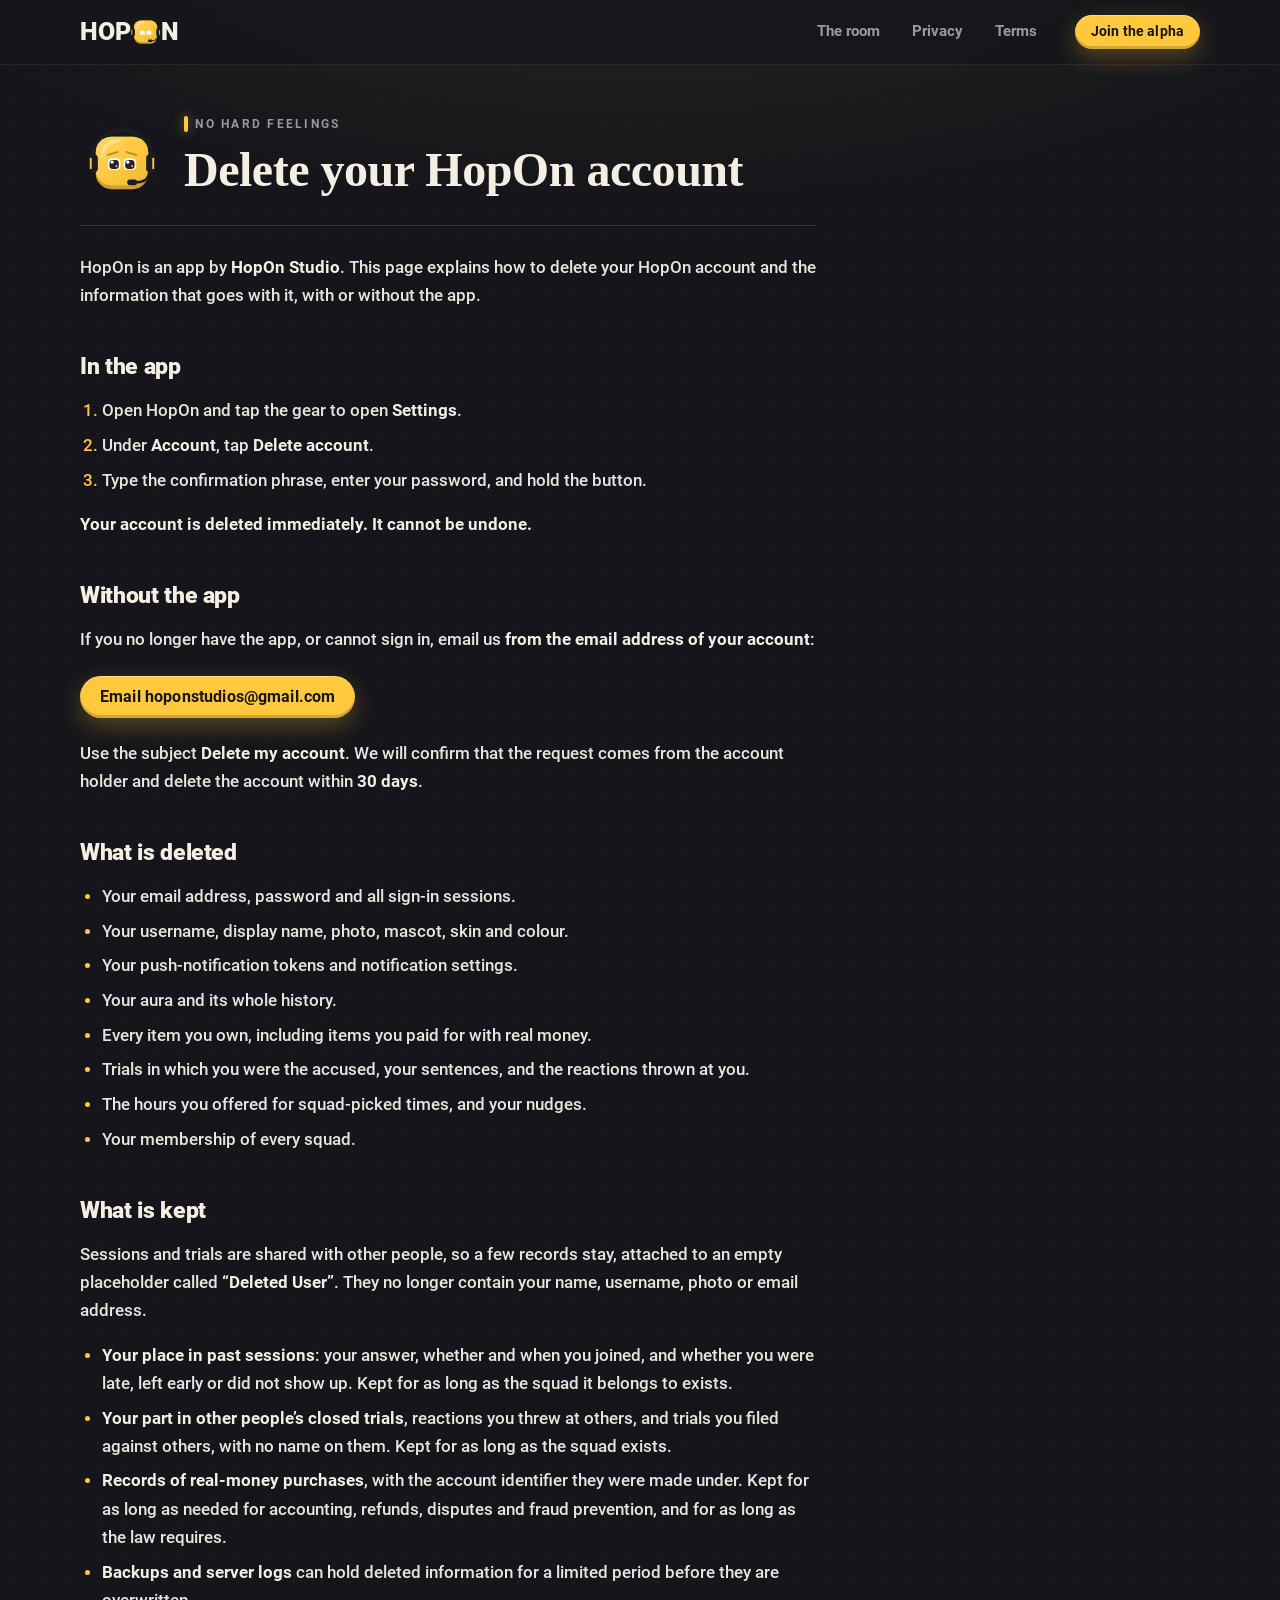
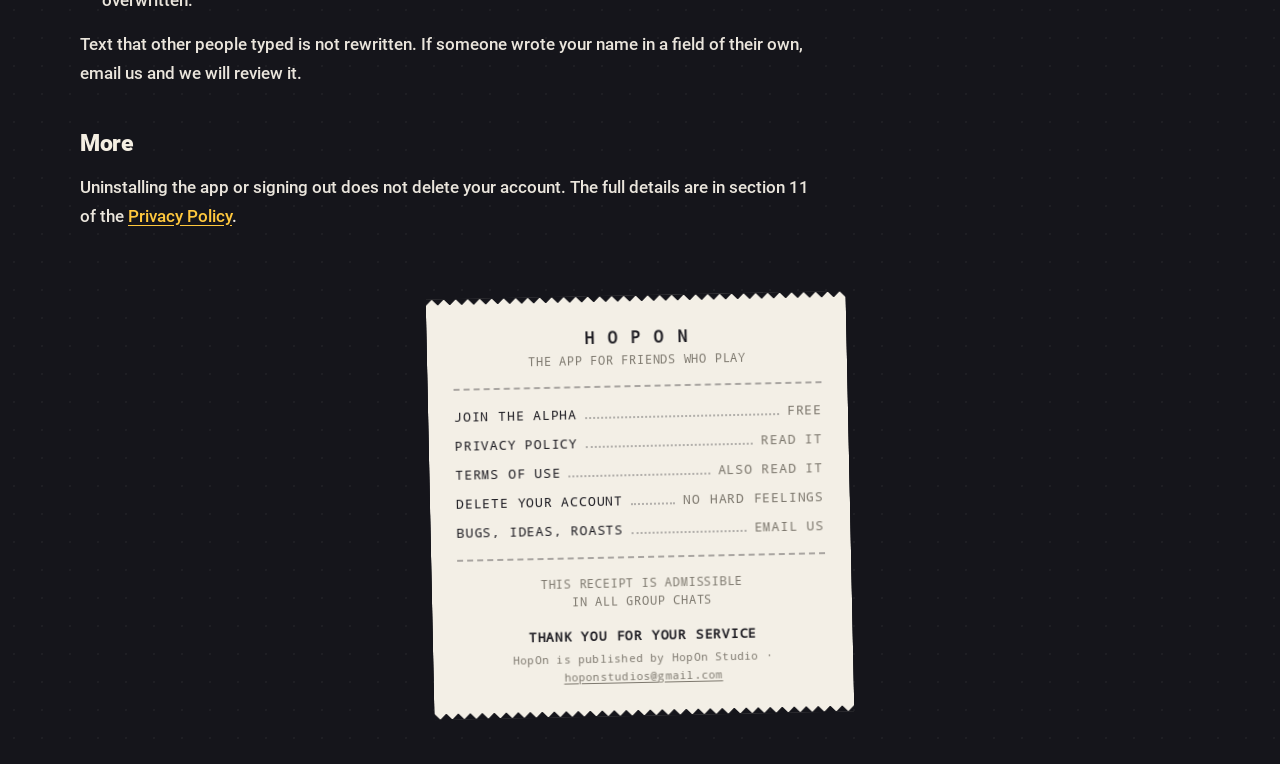
<file: delete-account/index.html>
<!doctype html>
<html lang="en" class="no-js">
<head>
<meta charset="utf-8">
<meta name="viewport" content="width=device-width, initial-scale=1, viewport-fit=cover">
<title>Delete your HopOn account</title>
<meta name="description" content="How to delete your HopOn account and data, with or without the app.">
<meta name="theme-color" content="#15151B">
<meta name="color-scheme" content="dark">
<link rel="canonical" href="https://hoponstudio.github.io/delete-account/">
<link rel="icon" href="../favicon.svg" type="image/svg+xml">
<link rel="apple-touch-icon" href="../assets/img/icon-512.png">
<meta property="og:type" content="website">
<meta property="og:site_name" content="HopOn">
<meta property="og:title" content="Delete your HopOn account">
<meta property="og:description" content="How to delete your HopOn account and data, with or without the app.">
<meta property="og:url" content="https://hoponstudio.github.io/delete-account/">
<meta property="og:image" content="https://hoponstudio.github.io/assets/img/og.png">
<meta name="twitter:card" content="summary_large_image">
<link rel="preload" href="../assets/fonts/roboto-900.woff2" as="font" type="font/woff2" crossorigin>
<link rel="preload" href="../assets/fonts/roboto-500.woff2" as="font" type="font/woff2" crossorigin>
<link rel="stylesheet" href="../assets/css/site.css?v=182acbbc82">
<!-- Before the first paint: the visitor's colour (so "You" is never
     yellow first, then theirs), and the class that says scripts run. -->
<script>
  (function (root) {
    root.className = root.className.replace('no-js', 'js');
    try {
      var you = localStorage.getItem('hopon.you');
      if (/^#[0-9a-f]{6}$/i.test(you)) root.style.setProperty('--you', you);
    } catch (e) {}
  })(document.documentElement);
</script>
<script type="module" src="../assets/js/main.js?v=921431b8e6"></script>
</head>
<body class="page page--delete">
<a class="skip-link" href="#main">Skip to content</a>
<header class="site-header">
  <div class="site-header__inner wrap">
    <a class="wordmark" href="../" aria-label="HopOn, home">
      <span aria-hidden="true">HOP</span><svg class="hop wordmark__hop" viewBox="-80 -95 160 160" data-mood="normal" data-skin="headset" style="--hop:#FFC83D" aria-hidden="true" focusable="false"><g class="hop__body"><g class="hop__worn"><path d="M-58.11,-16.92 A60,60 0 0 1 58.11,-16.92" fill="none" stroke="#1C1C23" stroke-width="7.5" stroke-linecap="round"/></g><defs><linearGradient id="hop26-face" x1="0" y1="0" x2="1" y2="1"><stop offset="0" class="hop__light"/><stop offset=".55" class="hop__mid"/><stop offset="1" class="hop__low"/></linearGradient></defs><rect x="-50" y="-50" width="100" height="100" rx="30" class="hop__base"/><rect x="-50" y="-50" width="100" height="93" rx="30" fill="url(#hop26-face)"/><path d="M-41,-10 Q-41,-43 -8,-45 Q0,-44 -7,-39 Q-33,-35 -37,-10 Z" fill="#FFFFFF" fill-opacity=".34"/><g class="hop__face hop__face--normal"><g class="hop__look"><rect x="-25" y="-7" width="22" height="18" rx="6.5" class="hop__eye" fill="#FAFAFA"/><rect x="3" y="-7" width="22" height="18" rx="6.5" class="hop__eye" fill="#FAFAFA"/></g></g><g class="hop__face hop__face--sad"><rect x="-27" y="-9" width="24" height="22" rx="7.5" fill="#FAFAFA"/><rect x="-23.88" y="-5.58" width="17.76" height="17.16" rx="6" fill="#2B211C"/><circle cx="-18.91" cy="-1.43" r="3.3" fill="#FFF"/><circle cx="-10.74" cy="6.12" r="1.6" fill="#FFF"/><rect x="3" y="-9" width="24" height="22" rx="7.5" fill="#FAFAFA"/><rect x="6.12" y="-5.58" width="17.76" height="17.16" rx="6" fill="#2B211C"/><circle cx="11.09" cy="-1.43" r="3.3" fill="#FFF"/><circle cx="19.26" cy="6.12" r="1.6" fill="#FFF"/><path d="M-27,-15 L-8,-21 M27,-15 L8,-21" class="hop__brow" fill="none" stroke="currentColor" stroke-width="3.5" stroke-linecap="round"/></g><g class="hop__face hop__face--fierce"><path d="M-29,-7 L-7,2 L-7,9 Q-7,13 -12,13 L-25,13 Q-29,13 -29,9 ZM29,-7 L7,2 L7,9 Q7,13 12,13 L25,13 Q29,13 29,9 Z" fill="#FAFAFA" stroke="#FAFAFA" stroke-width="5" stroke-linejoin="round"/></g><g class="hop__face hop__face--away"><path d="M-24,4 L-6,4 M6,4 L24,4" class="hop__dash" fill="none" stroke="currentColor" stroke-width="3.5" stroke-linecap="round"/></g><g class="hop__worn"><rect x="-64" y="-17" width="18" height="36" rx="8" fill="#1C1C23"/><rect x="-61.3" y="-10" width="3.6" height="22" rx="1.8" class="hop__stripe"/><rect x="46" y="-17" width="18" height="36" rx="8" fill="#1C1C23"/><rect x="57.7" y="-10" width="3.6" height="22" rx="1.8" class="hop__stripe"/><path d="M52,17 Q50,37 27,37" fill="none" stroke="#1C1C23" stroke-width="4.5" stroke-linecap="round"/><rect x="10" y="31.5" width="19" height="11" rx="5.5" fill="#1C1C23"/></g></g></svg><span aria-hidden="true">N</span>
    </a>
    <nav class="site-nav" aria-label="Site">
      <a class="site-nav__link" href="../">The room</a>
      <a class="site-nav__link" href="../privacy/">Privacy</a>
      <a class="site-nav__link" href="../terms/">Terms</a>
    </nav>
    <a class="btn btn--accent btn--small site-header__cta" href="../beta/">Join the alpha</a>
  </div>
</header>

<main id="main">
<!-- Google Play links here (its rule, read 2026-10-09 / 13): a page that
     names the app and its developer as the store does, says the steps with
     and without the app, and says what is deleted and what is kept. The
     words are the policy's section 11 in short; change both together. -->
<article class="legal wrap">
  <header class="legal__head">
    <span class="legal__hop"><svg class="hop" viewBox="-80 -95 160 160" data-mood="sad" data-skin="headset" style="--hop:var(--you)" aria-hidden="true" focusable="false"><g class="hop__body"><g class="hop__worn"><path d="M-58.11,-16.92 A60,60 0 0 1 58.11,-16.92" fill="none" stroke="#1C1C23" stroke-width="7.5" stroke-linecap="round"/></g><defs><linearGradient id="hop25-face" x1="0" y1="0" x2="1" y2="1"><stop offset="0" class="hop__light"/><stop offset=".55" class="hop__mid"/><stop offset="1" class="hop__low"/></linearGradient></defs><rect x="-50" y="-50" width="100" height="100" rx="30" class="hop__base"/><rect x="-50" y="-50" width="100" height="93" rx="30" fill="url(#hop25-face)"/><path d="M-41,-10 Q-41,-43 -8,-45 Q0,-44 -7,-39 Q-33,-35 -37,-10 Z" fill="#FFFFFF" fill-opacity=".34"/><g class="hop__face hop__face--normal"><g class="hop__look"><rect x="-25" y="-7" width="22" height="18" rx="6.5" class="hop__eye" fill="#FAFAFA"/><rect x="3" y="-7" width="22" height="18" rx="6.5" class="hop__eye" fill="#FAFAFA"/></g></g><g class="hop__face hop__face--sad"><rect x="-27" y="-9" width="24" height="22" rx="7.5" fill="#FAFAFA"/><rect x="-23.88" y="-5.58" width="17.76" height="17.16" rx="6" fill="#2B211C"/><circle cx="-18.91" cy="-1.43" r="3.3" fill="#FFF"/><circle cx="-10.74" cy="6.12" r="1.6" fill="#FFF"/><rect x="3" y="-9" width="24" height="22" rx="7.5" fill="#FAFAFA"/><rect x="6.12" y="-5.58" width="17.76" height="17.16" rx="6" fill="#2B211C"/><circle cx="11.09" cy="-1.43" r="3.3" fill="#FFF"/><circle cx="19.26" cy="6.12" r="1.6" fill="#FFF"/><path d="M-27,-15 L-8,-21 M27,-15 L8,-21" class="hop__brow" fill="none" stroke="currentColor" stroke-width="3.5" stroke-linecap="round"/></g><g class="hop__face hop__face--fierce"><path d="M-29,-7 L-7,2 L-7,9 Q-7,13 -12,13 L-25,13 Q-29,13 -29,9 ZM29,-7 L7,2 L7,9 Q7,13 12,13 L25,13 Q29,13 29,9 Z" fill="#FAFAFA" stroke="#FAFAFA" stroke-width="5" stroke-linejoin="round"/></g><g class="hop__face hop__face--away"><path d="M-24,4 L-6,4 M6,4 L24,4" class="hop__dash" fill="none" stroke="currentColor" stroke-width="3.5" stroke-linecap="round"/></g><g class="hop__worn"><rect x="-64" y="-17" width="18" height="36" rx="8" fill="#1C1C23"/><rect x="-61.3" y="-10" width="3.6" height="22" rx="1.8" class="hop__stripe"/><rect x="46" y="-17" width="18" height="36" rx="8" fill="#1C1C23"/><rect x="57.7" y="-10" width="3.6" height="22" rx="1.8" class="hop__stripe"/><path d="M52,17 Q50,37 27,37" fill="none" stroke="#1C1C23" stroke-width="4.5" stroke-linecap="round"/><rect x="10" y="31.5" width="19" height="11" rx="5.5" fill="#1C1C23"/></g></g></svg></span>
    <div>
      <p class="kicker">No hard feelings</p>
      <h1 class="legal__title">Delete your HopOn account</h1>
    </div>
  </header>
  <div class="prose">
<p>HopOn is an app by <strong>HopOn Studio</strong>. This page explains how to delete your HopOn account and the information that goes with it, with or without the app.</p>

<h2 id="in-the-app">In the app</h2>
<ol>
  <li>Open HopOn and tap the gear to open <strong>Settings</strong>.</li>
  <li>Under <strong>Account</strong>, tap <strong>Delete account</strong>.</li>
  <li>Type the confirmation phrase, enter your password, and hold the button.</li>
</ol>
<p><strong>Your account is deleted immediately. It cannot be undone.</strong></p>

<h2 id="without-the-app">Without the app</h2>
<p>If you no longer have the app, or cannot sign in, email us <strong>from the email address of your account</strong>:</p>
<p class="prose__action"><a class="btn btn--accent" href="mailto:hoponstudios@gmail.com?subject=Delete%20my%20account">Email hoponstudios@gmail.com</a></p>
<p>Use the subject <strong>Delete my account</strong>. We will confirm that the request comes from the account holder and delete the account within <strong>30 days</strong>.</p>

<h2 id="what-is-deleted">What is deleted</h2>
<ul>
  <li>Your email address, password and all sign-in sessions.</li>
  <li>Your username, display name, photo, mascot, skin and colour.</li>
  <li>Your push-notification tokens and notification settings.</li>
  <li>Your aura and its whole history.</li>
  <li>Every item you own, including items you paid for with real money.</li>
  <li>Trials in which you were the accused, your sentences, and the reactions thrown at you.</li>
  <li>The hours you offered for squad-picked times, and your nudges.</li>
  <li>Your membership of every squad.</li>
</ul>

<h2 id="what-is-kept">What is kept</h2>
<p>Sessions and trials are shared with other people, so a few records stay, attached to an empty placeholder called <strong>“Deleted User”</strong>. They no longer contain your name, username, photo or email address.</p>
<ul>
  <li><strong>Your place in past sessions</strong>: your answer, whether and when you joined, and whether you were late, left early or did not show up. Kept for as long as the squad it belongs to exists.</li>
  <li><strong>Your part in other people’s closed trials</strong>, reactions you threw at others, and trials you filed against others, with no name on them. Kept for as long as the squad exists.</li>
  <li><strong>Records of real-money purchases</strong>, with the account identifier they were made under. Kept for as long as needed for accounting, refunds, disputes and fraud prevention, and for as long as the law requires.</li>
  <li><strong>Backups and server logs</strong> can hold deleted information for a limited period before they are overwritten.</li>
</ul>
<p>Text that other people typed is not rewritten. If someone wrote your name in a field of their own, email us and we will review it.</p>

<h2 id="more">More</h2>
<p>Uninstalling the app or signing out does not delete your account. The full details are in section 11 of the <a href="../privacy/#11-deleting-your-account-and-your-information">Privacy Policy</a>.</p>
  </div>
</article>

</main>
<footer class="site-footer">
  <div class="wrap">
    <!-- The footer is a receipt, like the one the app prints at the end
         of a session. -->
    <div class="receipt site-footer__receipt">
      <p class="receipt__title">H O P O N</p>
      <p class="receipt__small">THE APP FOR FRIENDS WHO PLAY</p>
      <hr class="receipt__rule">
      <ul class="receipt__rows">
        <li><a href="../beta/">JOIN THE ALPHA</a><span>FREE</span></li>
        <li><a href="../privacy/">PRIVACY POLICY</a><span>READ IT</span></li>
        <li><a href="../terms/">TERMS OF USE</a><span>ALSO READ IT</span></li>
        <li><a href="../delete-account/">DELETE YOUR ACCOUNT</a><span>NO HARD FEELINGS</span></li>
        <li><a href="mailto:hoponstudios@gmail.com">BUGS, IDEAS, ROASTS</a><span>EMAIL US</span></li>
      </ul>
      <hr class="receipt__rule">
      <p class="receipt__small">THIS RECEIPT IS ADMISSIBLE<br>IN ALL GROUP CHATS</p>
      <p class="receipt__thanks">THANK YOU FOR YOUR SERVICE</p>
      <p class="receipt__by">HopOn is published by HopOn Studio · <a href="mailto:hoponstudios@gmail.com">hoponstudios@gmail.com</a></p>
    </div>
  </div>
</footer>

</body>
</html>
</file>
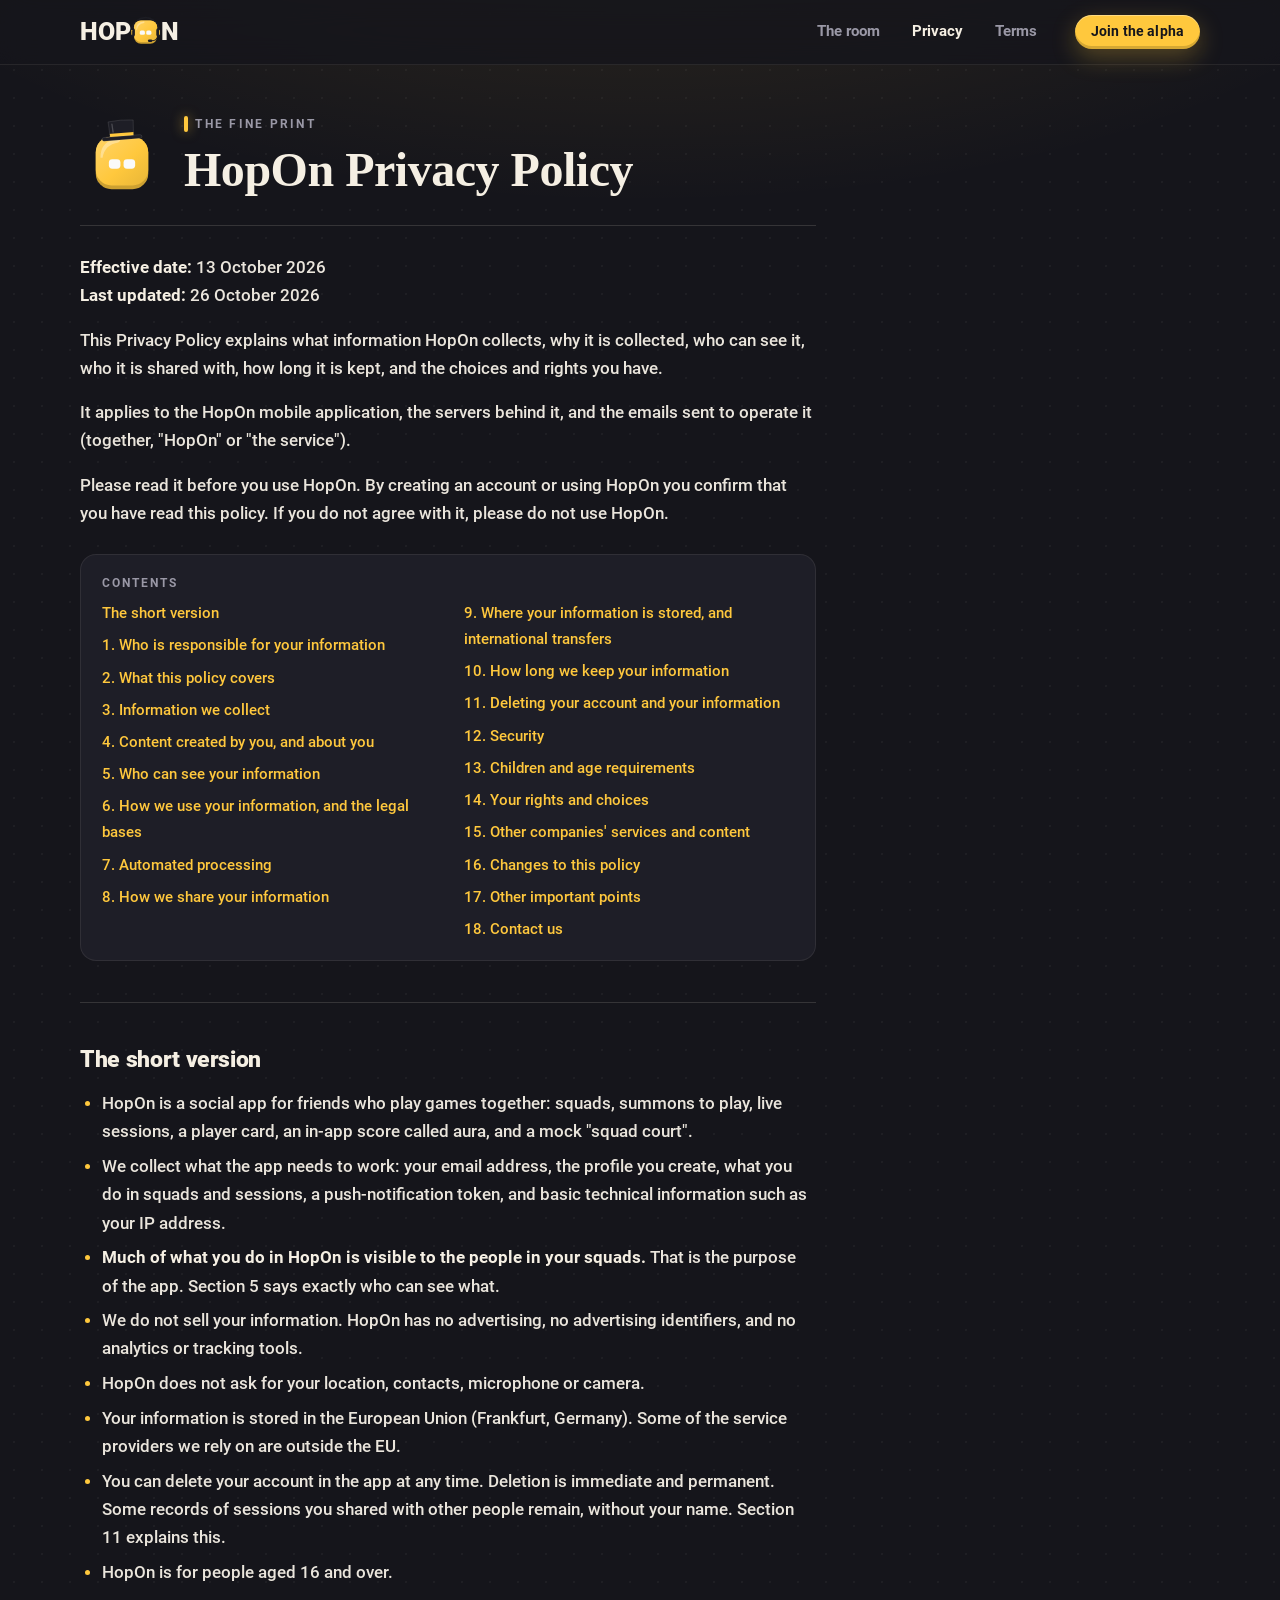
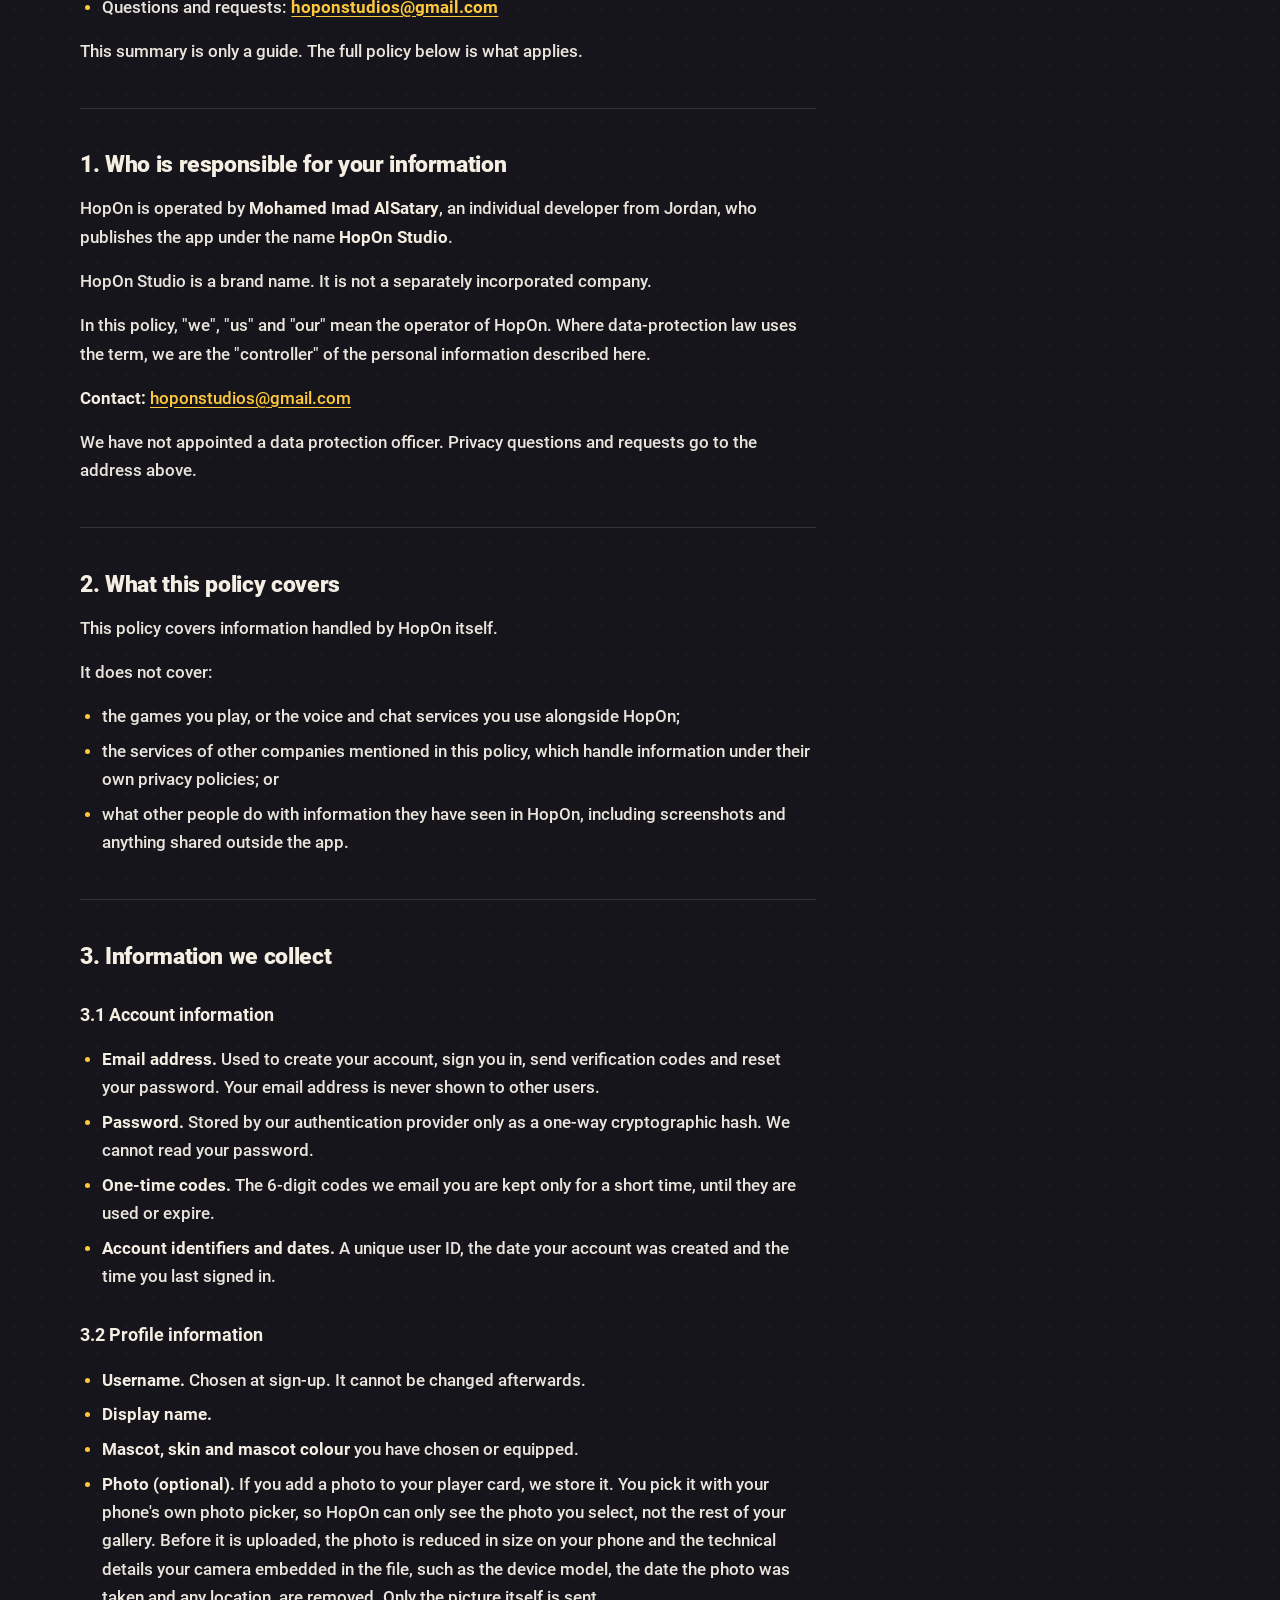
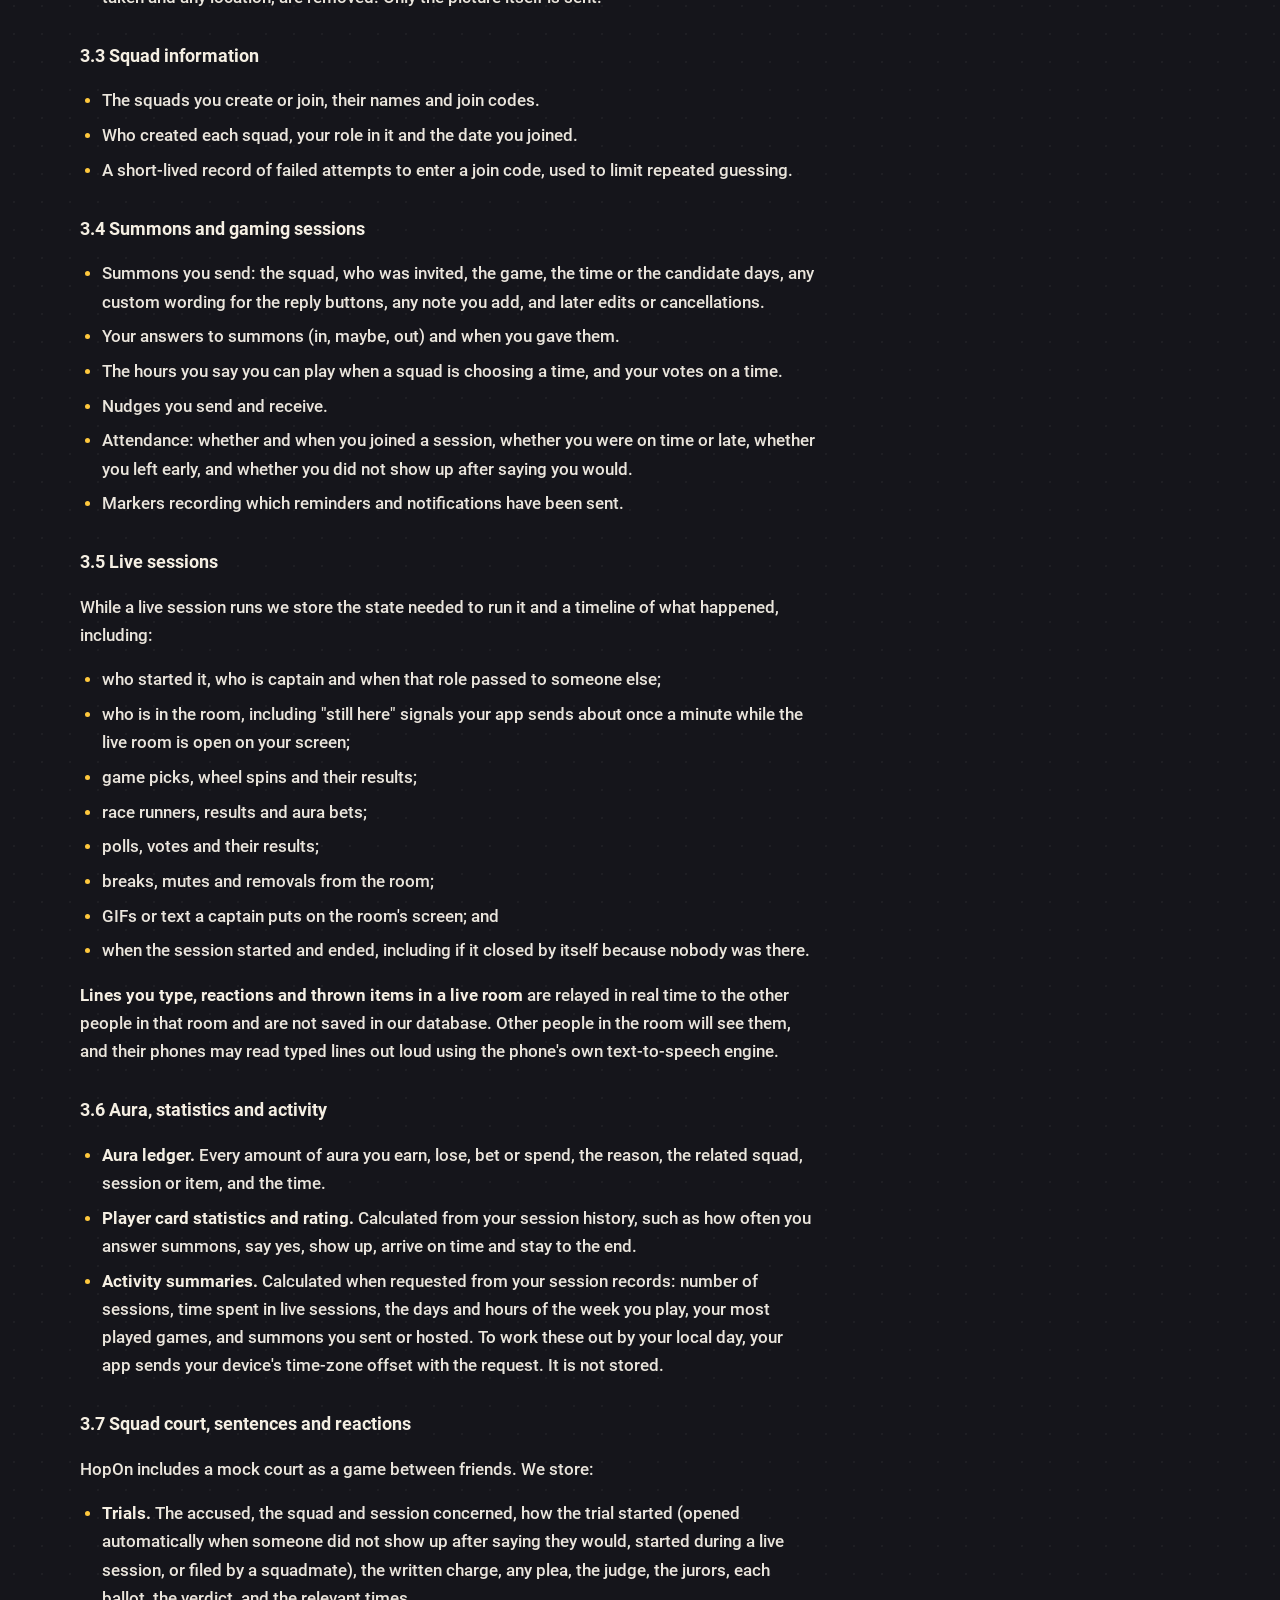
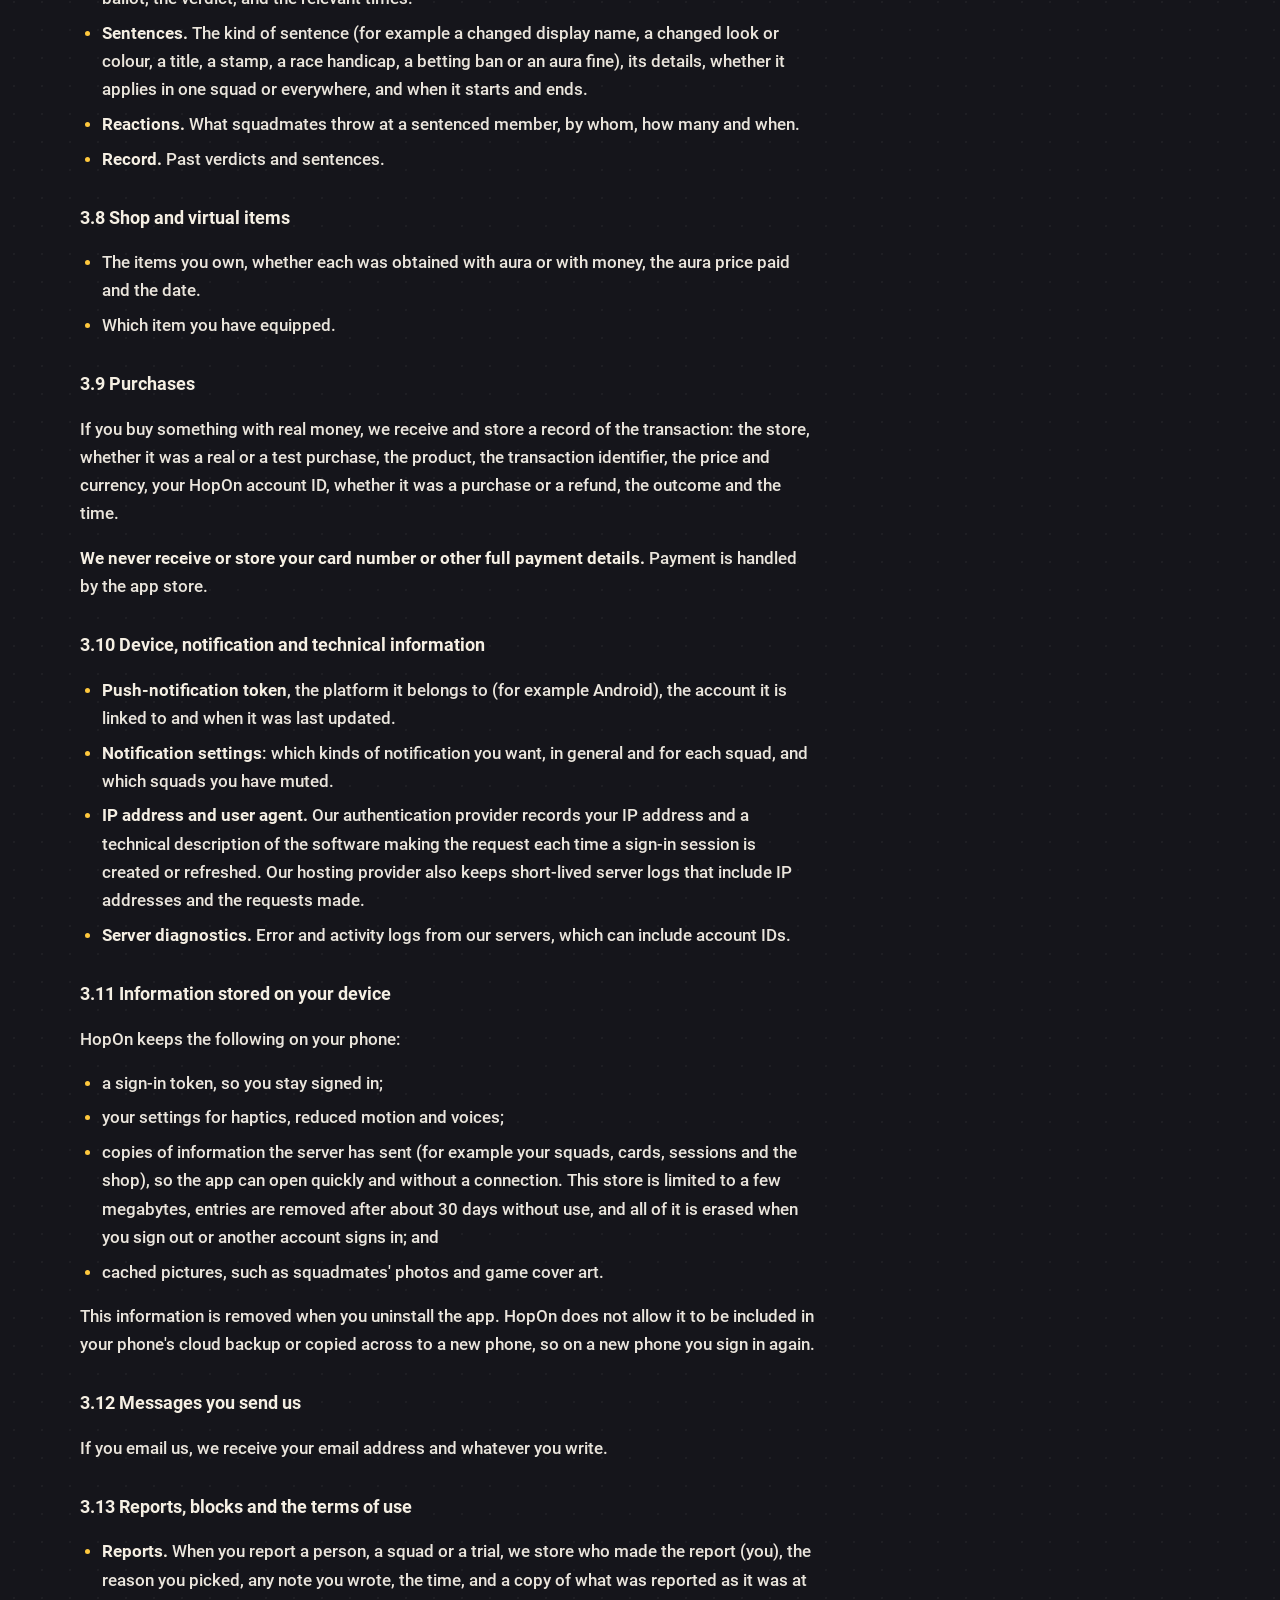
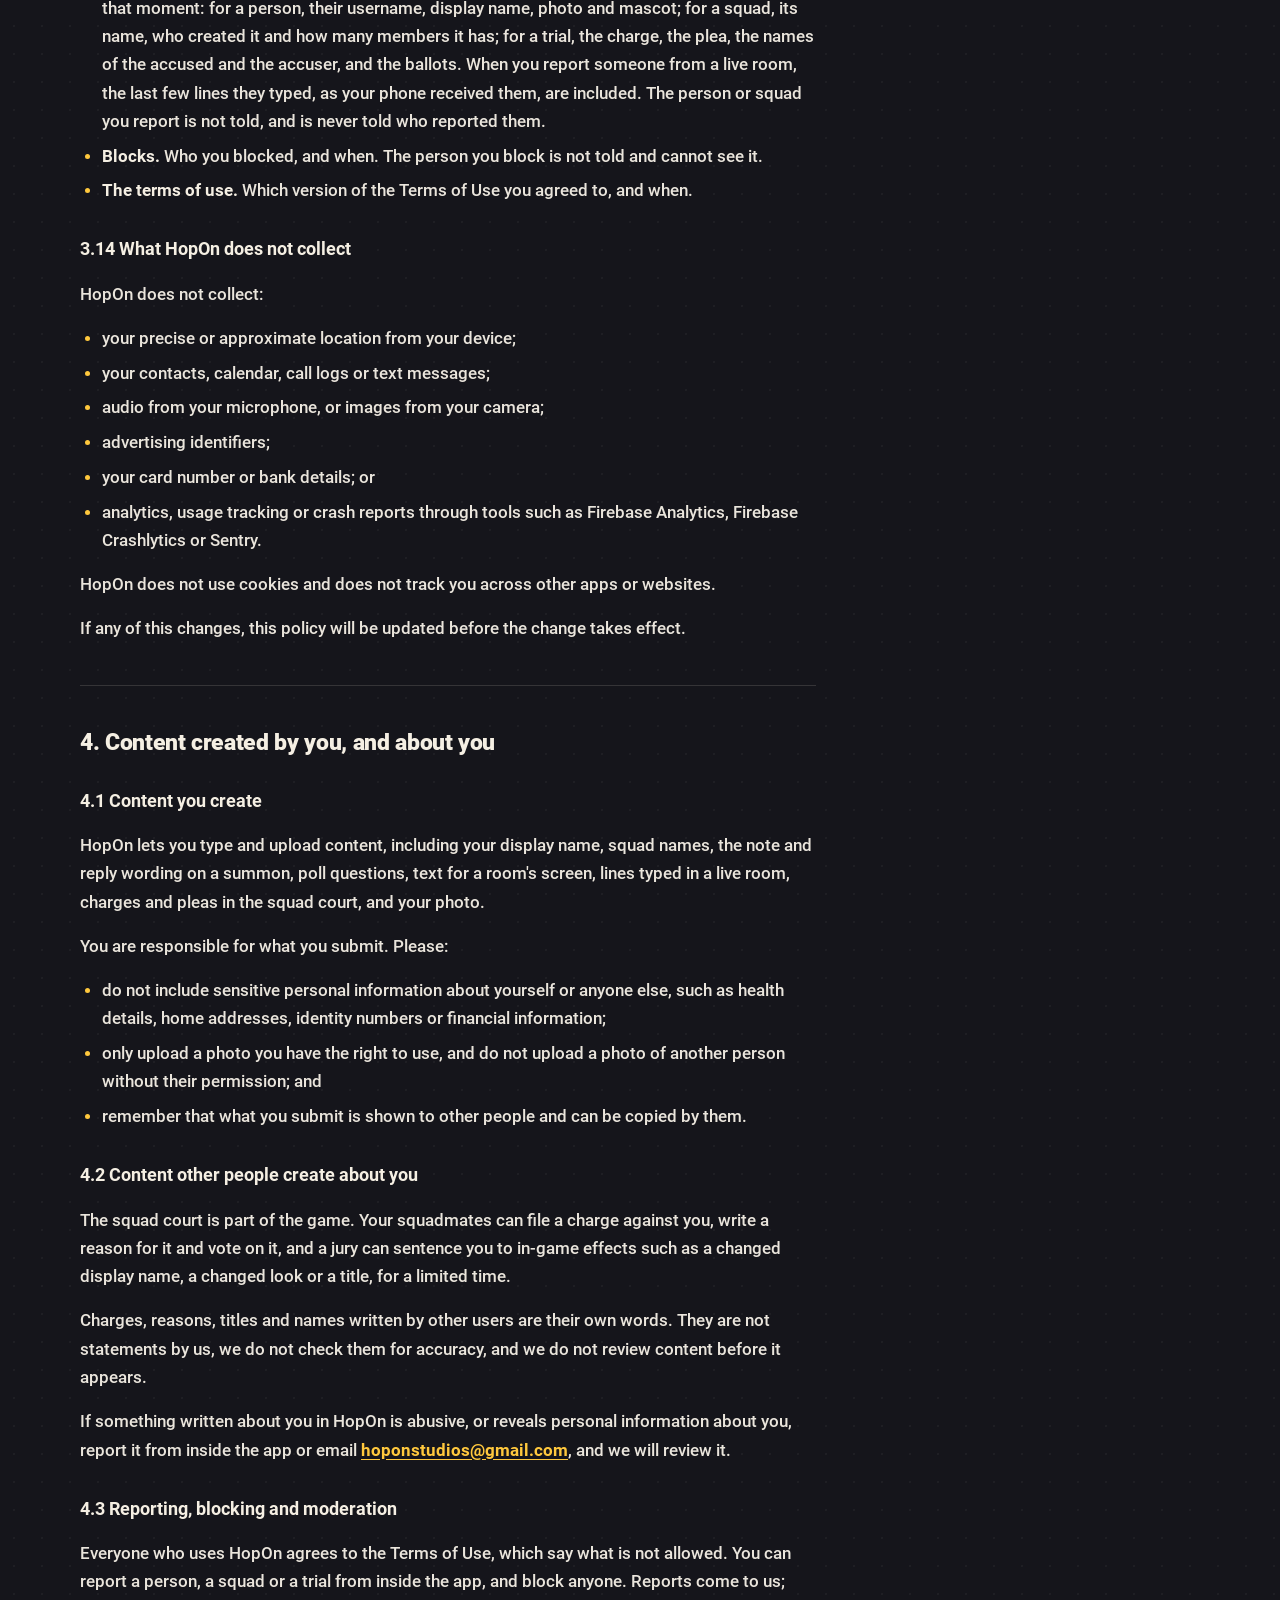
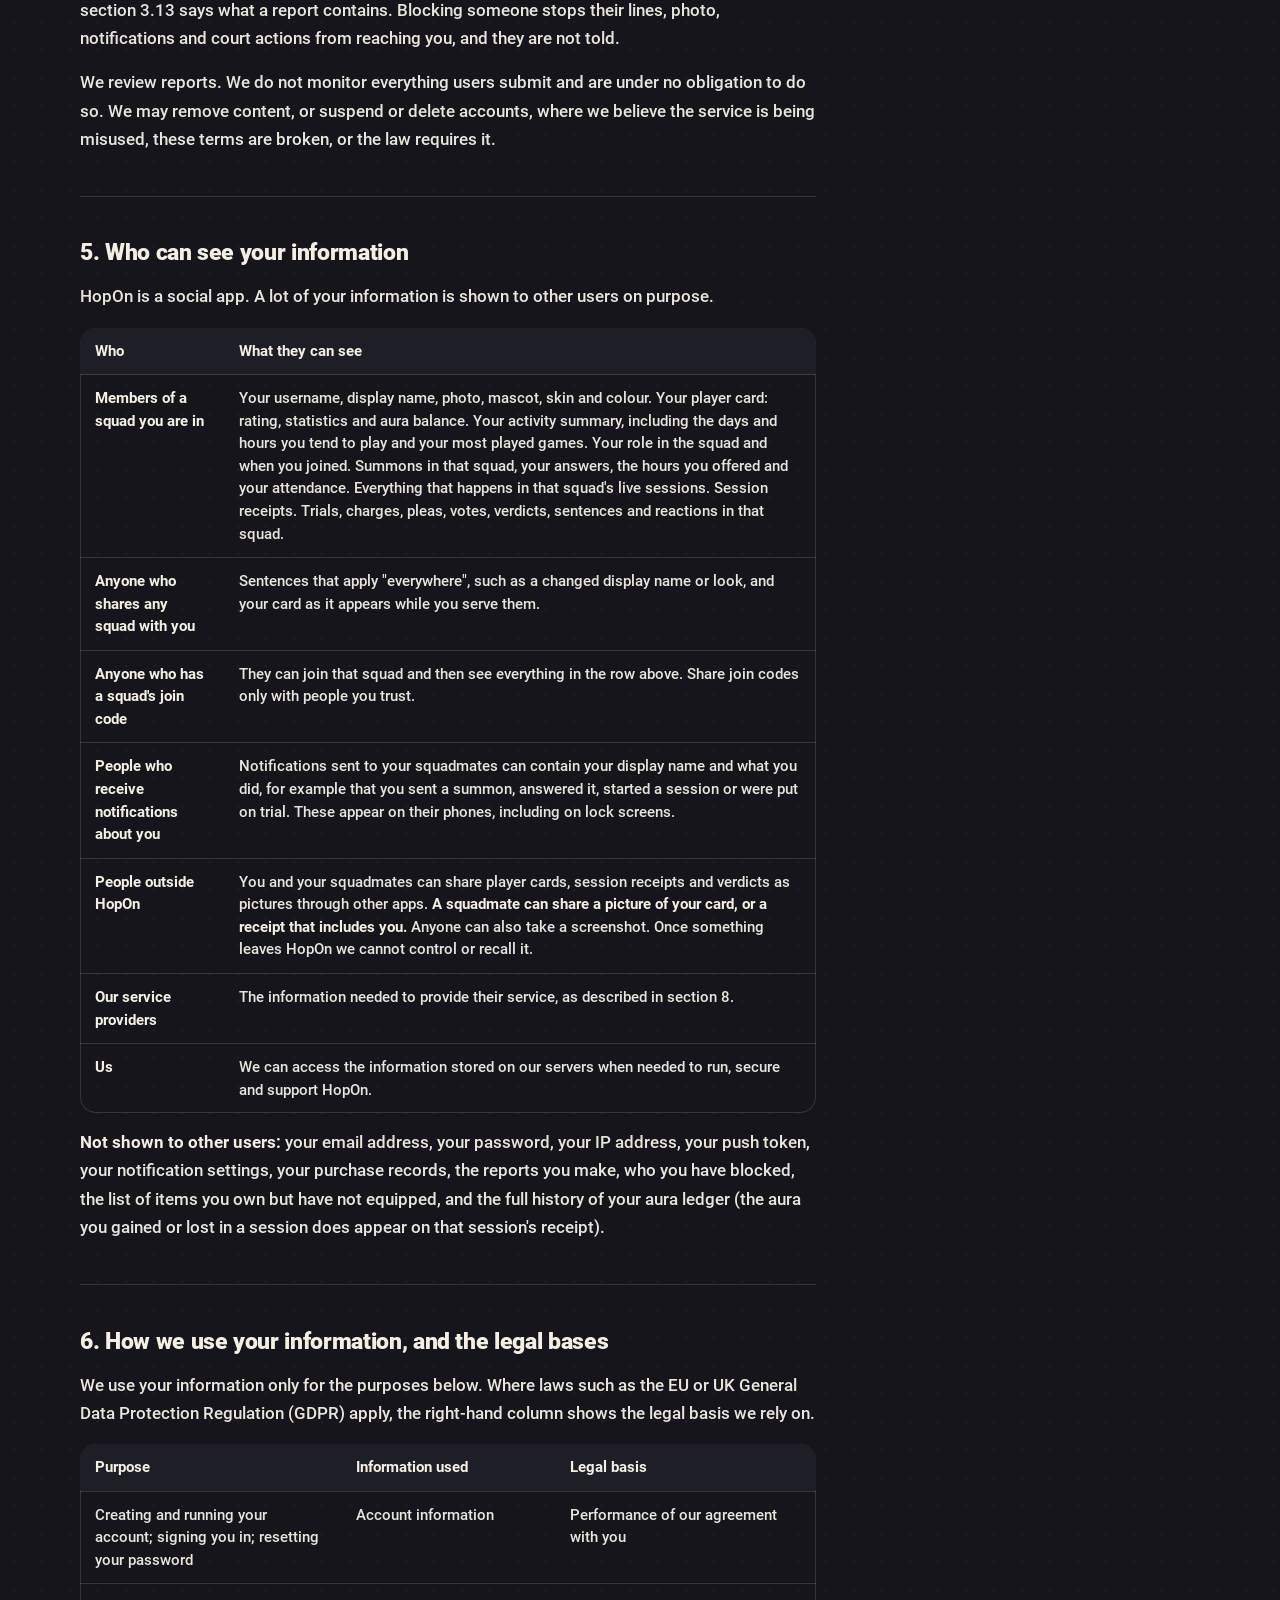
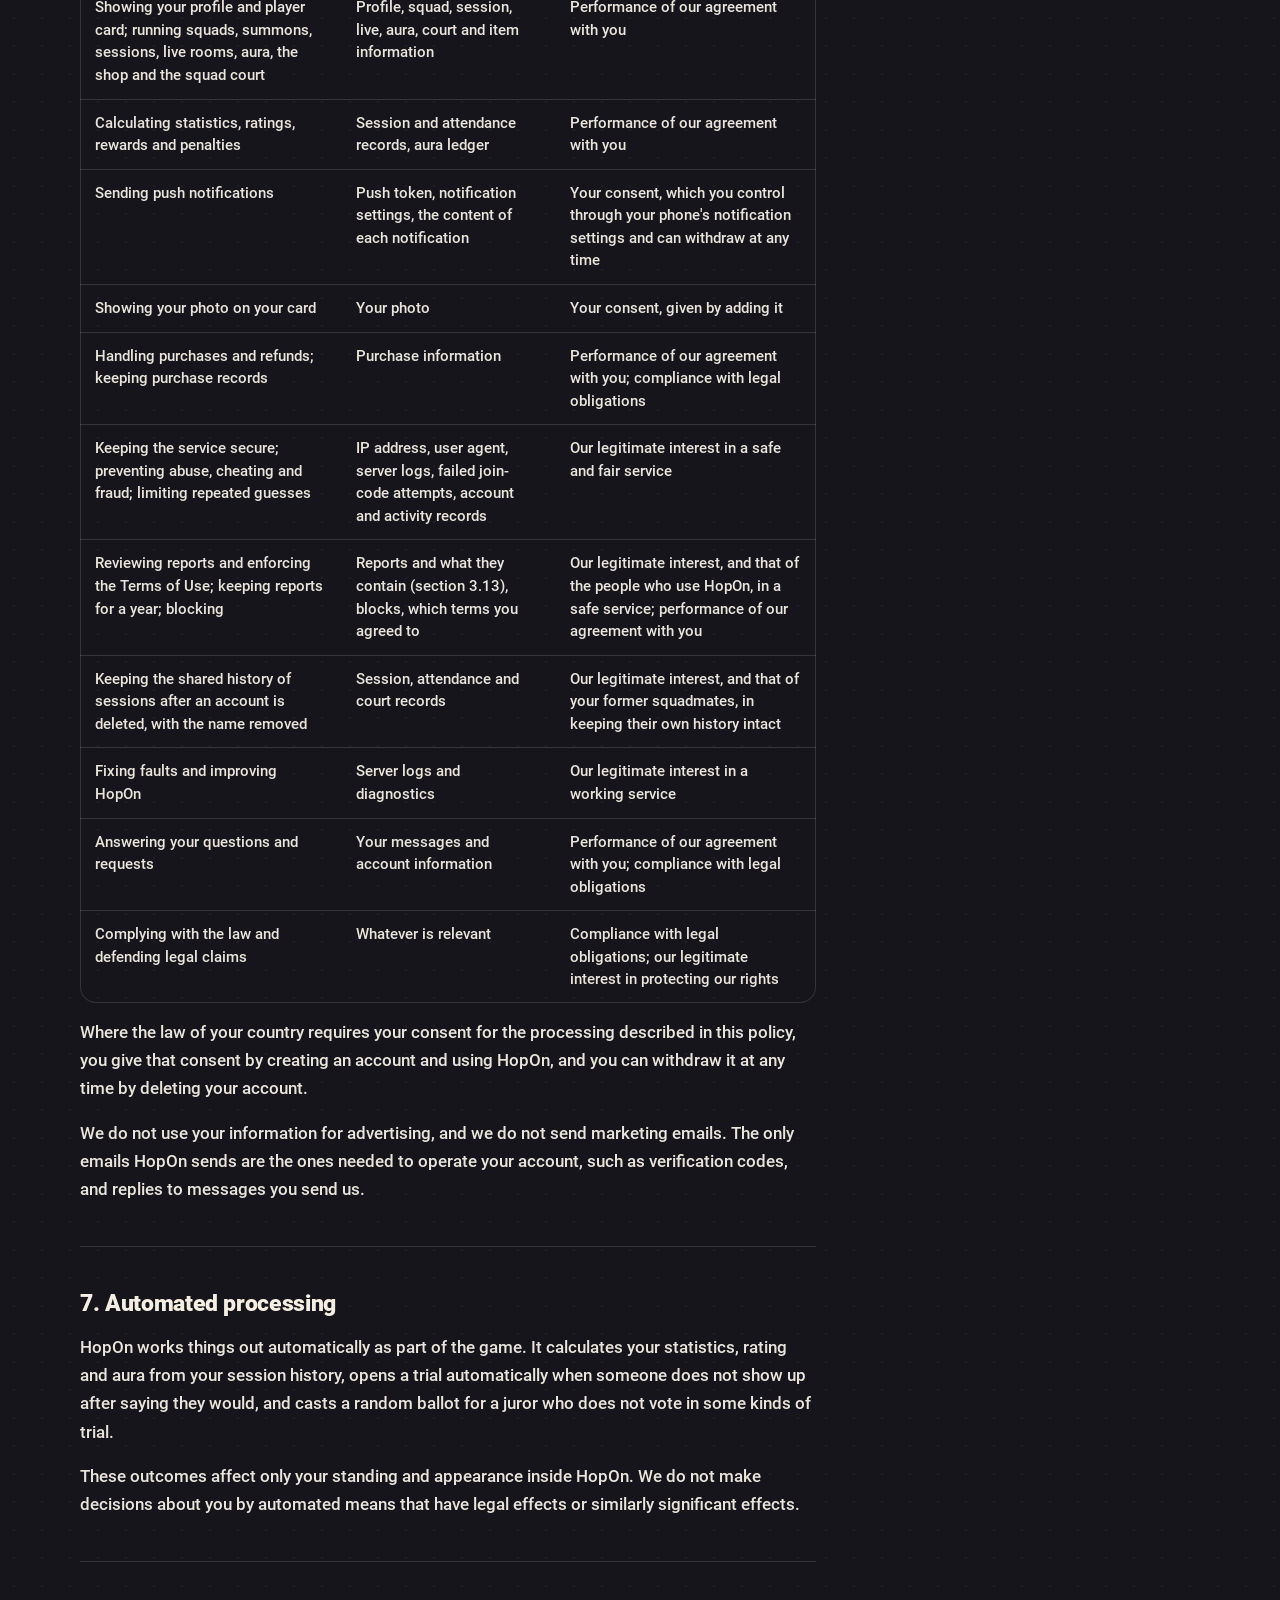
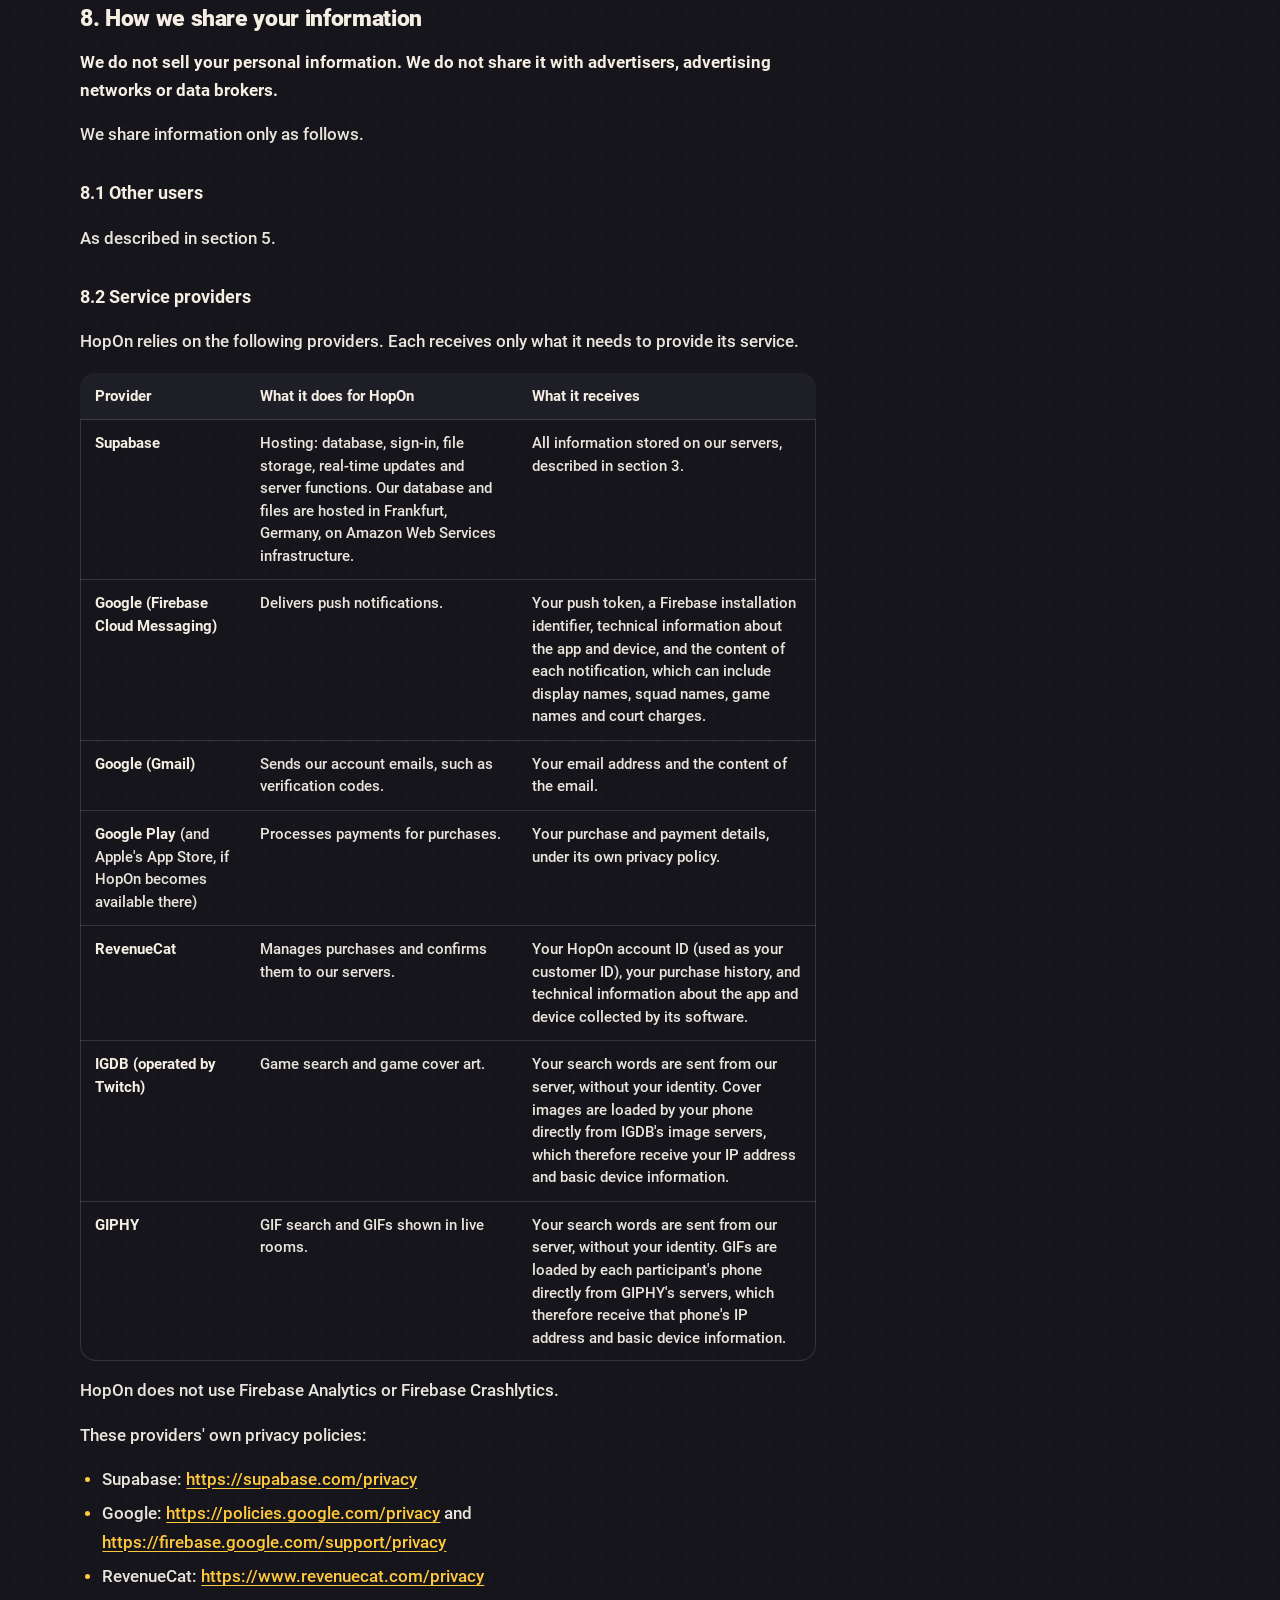
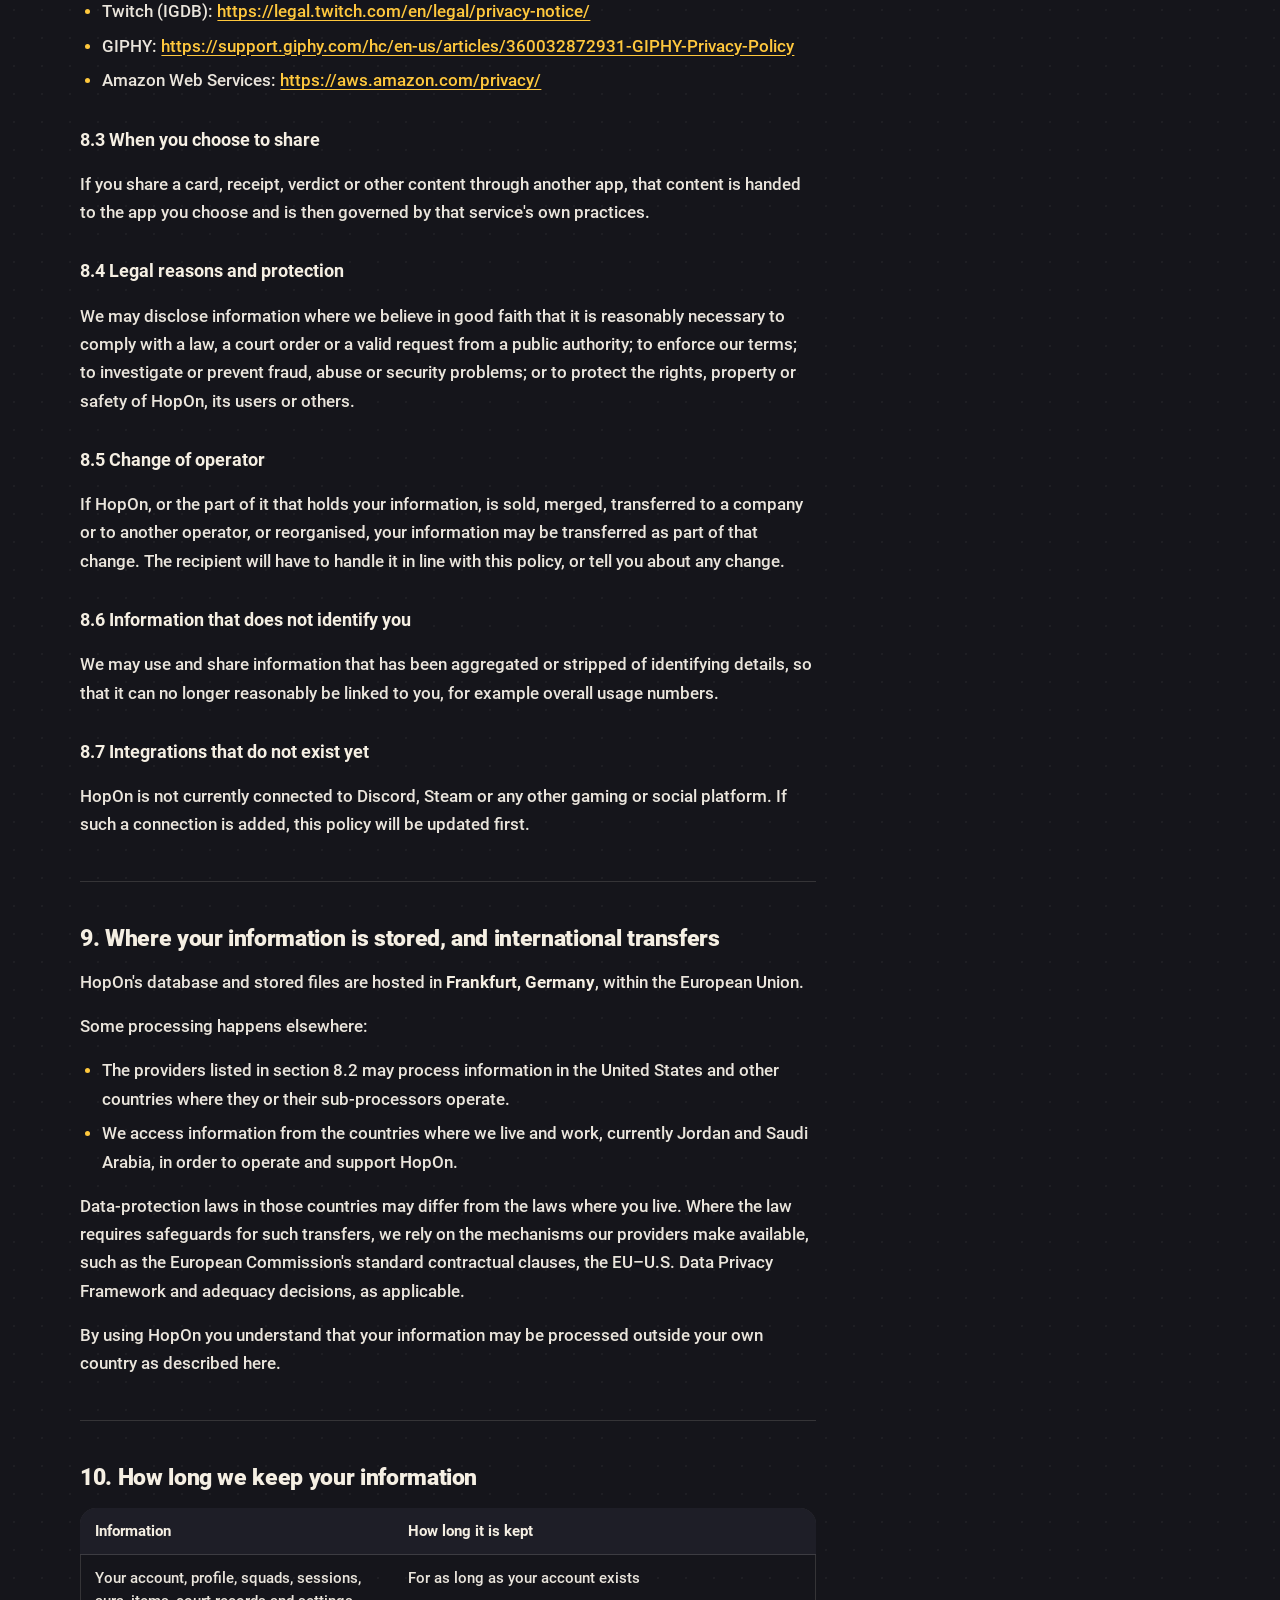
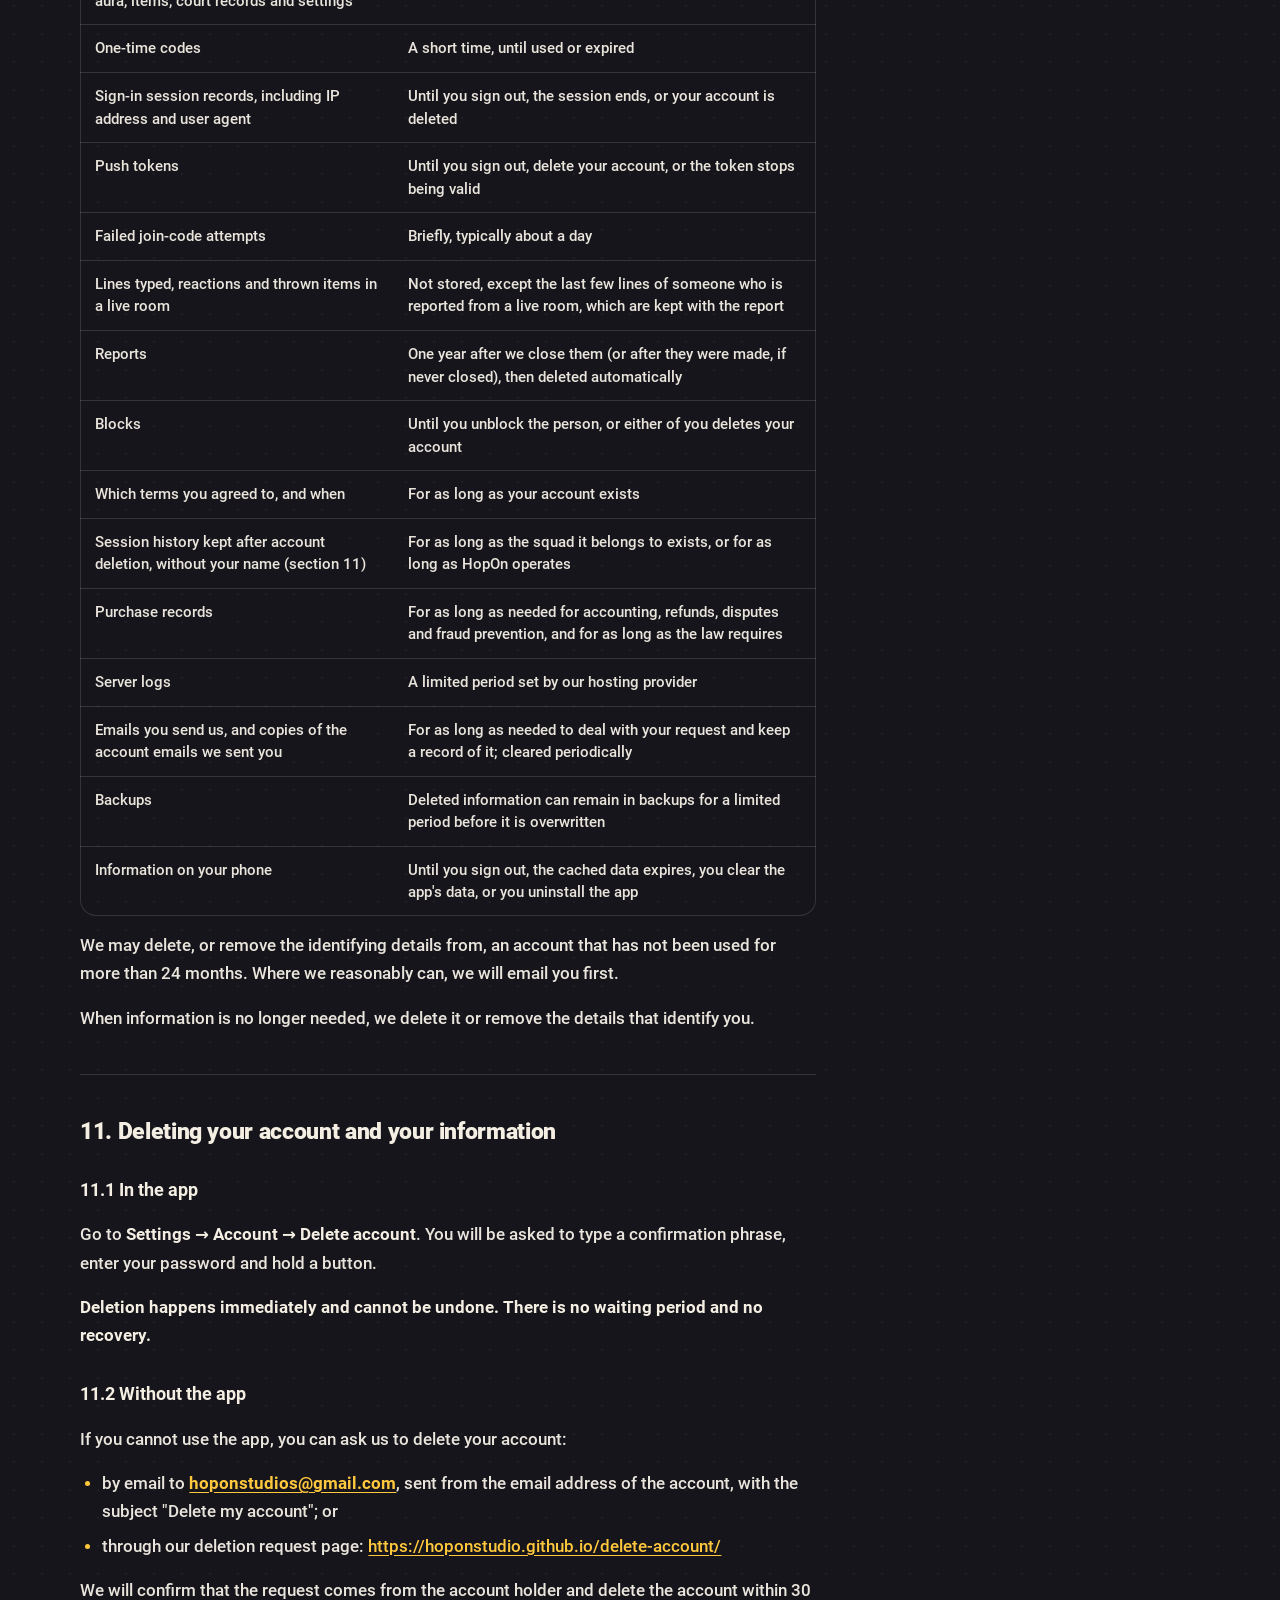
<file: privacy/index.html>
<!doctype html>
<html lang="en" class="no-js">
<head>
<meta charset="utf-8">
<meta name="viewport" content="width=device-width, initial-scale=1, viewport-fit=cover">
<title>HopOn Privacy Policy</title>
<meta name="description" content="How HopOn collects, uses, shares and protects your information.">
<meta name="theme-color" content="#15151B">
<meta name="color-scheme" content="dark">
<link rel="canonical" href="https://hoponstudio.github.io/privacy/">
<link rel="icon" href="../favicon.svg" type="image/svg+xml">
<link rel="apple-touch-icon" href="../assets/img/icon-512.png">
<meta property="og:type" content="website">
<meta property="og:site_name" content="HopOn">
<meta property="og:title" content="HopOn Privacy Policy">
<meta property="og:description" content="How HopOn collects, uses, shares and protects your information.">
<meta property="og:url" content="https://hoponstudio.github.io/privacy/">
<meta property="og:image" content="https://hoponstudio.github.io/assets/img/og.png">
<meta name="twitter:card" content="summary_large_image">
<link rel="preload" href="../assets/fonts/roboto-900.woff2" as="font" type="font/woff2" crossorigin>
<link rel="preload" href="../assets/fonts/roboto-500.woff2" as="font" type="font/woff2" crossorigin>
<link rel="stylesheet" href="../assets/css/site.css?v=182acbbc82">
<!-- Before the first paint: the visitor's colour (so "You" is never
     yellow first, then theirs), and the class that says scripts run. -->
<script>
  (function (root) {
    root.className = root.className.replace('no-js', 'js');
    try {
      var you = localStorage.getItem('hopon.you');
      if (/^#[0-9a-f]{6}$/i.test(you)) root.style.setProperty('--you', you);
    } catch (e) {}
  })(document.documentElement);
</script>
<script type="module" src="../assets/js/main.js?v=921431b8e6"></script>
</head>
<body class="page page--privacy">
<a class="skip-link" href="#main">Skip to content</a>
<header class="site-header">
  <div class="site-header__inner wrap">
    <a class="wordmark" href="../" aria-label="HopOn, home">
      <span aria-hidden="true">HOP</span><svg class="hop wordmark__hop" viewBox="-80 -95 160 160" data-mood="normal" data-skin="headset" style="--hop:#FFC83D" aria-hidden="true" focusable="false"><g class="hop__body"><g class="hop__worn"><path d="M-58.11,-16.92 A60,60 0 0 1 58.11,-16.92" fill="none" stroke="#1C1C23" stroke-width="7.5" stroke-linecap="round"/></g><defs><linearGradient id="hop22-face" x1="0" y1="0" x2="1" y2="1"><stop offset="0" class="hop__light"/><stop offset=".55" class="hop__mid"/><stop offset="1" class="hop__low"/></linearGradient></defs><rect x="-50" y="-50" width="100" height="100" rx="30" class="hop__base"/><rect x="-50" y="-50" width="100" height="93" rx="30" fill="url(#hop22-face)"/><path d="M-41,-10 Q-41,-43 -8,-45 Q0,-44 -7,-39 Q-33,-35 -37,-10 Z" fill="#FFFFFF" fill-opacity=".34"/><g class="hop__face hop__face--normal"><g class="hop__look"><rect x="-25" y="-7" width="22" height="18" rx="6.5" class="hop__eye" fill="#FAFAFA"/><rect x="3" y="-7" width="22" height="18" rx="6.5" class="hop__eye" fill="#FAFAFA"/></g></g><g class="hop__face hop__face--sad"><rect x="-27" y="-9" width="24" height="22" rx="7.5" fill="#FAFAFA"/><rect x="-23.88" y="-5.58" width="17.76" height="17.16" rx="6" fill="#2B211C"/><circle cx="-18.91" cy="-1.43" r="3.3" fill="#FFF"/><circle cx="-10.74" cy="6.12" r="1.6" fill="#FFF"/><rect x="3" y="-9" width="24" height="22" rx="7.5" fill="#FAFAFA"/><rect x="6.12" y="-5.58" width="17.76" height="17.16" rx="6" fill="#2B211C"/><circle cx="11.09" cy="-1.43" r="3.3" fill="#FFF"/><circle cx="19.26" cy="6.12" r="1.6" fill="#FFF"/><path d="M-27,-15 L-8,-21 M27,-15 L8,-21" class="hop__brow" fill="none" stroke="currentColor" stroke-width="3.5" stroke-linecap="round"/></g><g class="hop__face hop__face--fierce"><path d="M-29,-7 L-7,2 L-7,9 Q-7,13 -12,13 L-25,13 Q-29,13 -29,9 ZM29,-7 L7,2 L7,9 Q7,13 12,13 L25,13 Q29,13 29,9 Z" fill="#FAFAFA" stroke="#FAFAFA" stroke-width="5" stroke-linejoin="round"/></g><g class="hop__face hop__face--away"><path d="M-24,4 L-6,4 M6,4 L24,4" class="hop__dash" fill="none" stroke="currentColor" stroke-width="3.5" stroke-linecap="round"/></g><g class="hop__worn"><rect x="-64" y="-17" width="18" height="36" rx="8" fill="#1C1C23"/><rect x="-61.3" y="-10" width="3.6" height="22" rx="1.8" class="hop__stripe"/><rect x="46" y="-17" width="18" height="36" rx="8" fill="#1C1C23"/><rect x="57.7" y="-10" width="3.6" height="22" rx="1.8" class="hop__stripe"/><path d="M52,17 Q50,37 27,37" fill="none" stroke="#1C1C23" stroke-width="4.5" stroke-linecap="round"/><rect x="10" y="31.5" width="19" height="11" rx="5.5" fill="#1C1C23"/></g></g></svg><span aria-hidden="true">N</span>
    </a>
    <nav class="site-nav" aria-label="Site">
      <a class="site-nav__link" href="../">The room</a>
      <a class="site-nav__link" href="../privacy/" aria-current="page">Privacy</a>
      <a class="site-nav__link" href="../terms/">Terms</a>
    </nav>
    <a class="btn btn--accent btn--small site-header__cta" href="../beta/">Join the alpha</a>
  </div>
</header>

<main id="main">
<!-- The privacy policy and the terms: a Markdown file at the repo root made
     into this page by make_site.py, its contents listed under its opening
     lines. -->
<article class="legal wrap">
  <header class="legal__head">
    <span class="legal__hop"><svg class="hop" viewBox="-80 -95 160 160" data-mood="normal" data-skin="top_hat" style="--hop:var(--you)" aria-hidden="true" focusable="false"><g class="hop__body"><g class="hop__worn"></g><defs><linearGradient id="hop21-face" x1="0" y1="0" x2="1" y2="1"><stop offset="0" class="hop__light"/><stop offset=".55" class="hop__mid"/><stop offset="1" class="hop__low"/></linearGradient></defs><rect x="-50" y="-50" width="100" height="100" rx="30" class="hop__base"/><rect x="-50" y="-50" width="100" height="93" rx="30" fill="url(#hop21-face)"/><path d="M-41,-10 Q-41,-43 -8,-45 Q0,-44 -7,-39 Q-33,-35 -37,-10 Z" fill="#FFFFFF" fill-opacity=".34"/><g class="hop__face hop__face--normal"><g class="hop__look"><rect x="-25" y="-7" width="22" height="18" rx="6.5" class="hop__eye" fill="#FAFAFA"/><rect x="3" y="-7" width="22" height="18" rx="6.5" class="hop__eye" fill="#FAFAFA"/></g></g><g class="hop__face hop__face--sad"><rect x="-27" y="-9" width="24" height="22" rx="7.5" fill="#FAFAFA"/><rect x="-23.88" y="-5.58" width="17.76" height="17.16" rx="6" fill="#2B211C"/><circle cx="-18.91" cy="-1.43" r="3.3" fill="#FFF"/><circle cx="-10.74" cy="6.12" r="1.6" fill="#FFF"/><rect x="3" y="-9" width="24" height="22" rx="7.5" fill="#FAFAFA"/><rect x="6.12" y="-5.58" width="17.76" height="17.16" rx="6" fill="#2B211C"/><circle cx="11.09" cy="-1.43" r="3.3" fill="#FFF"/><circle cx="19.26" cy="6.12" r="1.6" fill="#FFF"/><path d="M-27,-15 L-8,-21 M27,-15 L8,-21" class="hop__brow" fill="none" stroke="currentColor" stroke-width="3.5" stroke-linecap="round"/></g><g class="hop__face hop__face--fierce"><path d="M-29,-7 L-7,2 L-7,9 Q-7,13 -12,13 L-25,13 Q-29,13 -29,9 ZM29,-7 L7,2 L7,9 Q7,13 12,13 L25,13 Q29,13 29,9 Z" fill="#FAFAFA" stroke="#FAFAFA" stroke-width="5" stroke-linejoin="round"/></g><g class="hop__face hop__face--away"><path d="M-24,4 L-6,4 M6,4 L24,4" class="hop__dash" fill="none" stroke="currentColor" stroke-width="3.5" stroke-linecap="round"/></g><g class="hop__worn"><g transform="translate(0 -47) rotate(-4.58)"><clipPath id="hop21-crown"><path d="M-22,0 L-24,-33 Q0,-36 24,-33 L22,0 Z"/></clipPath><path d="M-22,0 L-24,-33 Q0,-36 24,-33 L22,0 Z" fill="#1E1E26" stroke="#FFFFFF" stroke-opacity=".16" stroke-width="1.2"/><rect x="-30" y="-10" width="60" height="7" class="hop__band" clip-path="url(#hop21-crown)"/><path d="M-17,-28 L-16,-13" fill="none" stroke="#FFFFFF" stroke-width="2.5" stroke-linecap="round" stroke-opacity=".2"/><rect x="-38" y="-4" width="76" height="7" rx="3.5" fill="#1E1E26" stroke="#FFFFFF" stroke-opacity=".16" stroke-width="1.2"/></g></g></g></svg></span>
    <div>
      <p class="kicker">The fine print</p>
      <h1 class="legal__title">HopOn Privacy Policy</h1>
    </div>
  </header>
  <div class="prose">
<p><strong>Effective date:</strong> 13 October 2026<br>
<strong>Last updated:</strong> 26 October 2026</p>
<p>This Privacy Policy explains what information HopOn collects, why it is collected, who can see it, who it is shared with, how long it is kept, and the choices and rights you have.</p>
<p>It applies to the HopOn mobile application, the servers behind it, and the emails sent to operate it (together, "HopOn" or "the service").</p>
<p>Please read it before you use HopOn. By creating an account or using HopOn you confirm that you have read this policy. If you do not agree with it, please do not use HopOn.</p>
<nav class="prose__contents" aria-label="Contents">
<p>Contents</p>
<ol>
  <li><a href="#the-short-version">The short version</a></li>
  <li><a href="#1-who-is-responsible-for-your-information">1. Who is responsible for your information</a></li>
  <li><a href="#2-what-this-policy-covers">2. What this policy covers</a></li>
  <li><a href="#3-information-we-collect">3. Information we collect</a></li>
  <li><a href="#4-content-created-by-you-and-about-you">4. Content created by you, and about you</a></li>
  <li><a href="#5-who-can-see-your-information">5. Who can see your information</a></li>
  <li><a href="#6-how-we-use-your-information-and-the-legal-bases">6. How we use your information, and the legal bases</a></li>
  <li><a href="#7-automated-processing">7. Automated processing</a></li>
  <li><a href="#8-how-we-share-your-information">8. How we share your information</a></li>
  <li><a href="#9-where-your-information-is-stored-and-international-transfers">9. Where your information is stored, and international transfers</a></li>
  <li><a href="#10-how-long-we-keep-your-information">10. How long we keep your information</a></li>
  <li><a href="#11-deleting-your-account-and-your-information">11. Deleting your account and your information</a></li>
  <li><a href="#12-security">12. Security</a></li>
  <li><a href="#13-children-and-age-requirements">13. Children and age requirements</a></li>
  <li><a href="#14-your-rights-and-choices">14. Your rights and choices</a></li>
  <li><a href="#15-other-companies-services-and-content">15. Other companies&#x27; services and content</a></li>
  <li><a href="#16-changes-to-this-policy">16. Changes to this policy</a></li>
  <li><a href="#17-other-important-points">17. Other important points</a></li>
  <li><a href="#18-contact-us">18. Contact us</a></li>
</ol>
</nav>
<hr>
<h2 id="the-short-version">The short version</h2>
<ul>
  <li>HopOn is a social app for friends who play games together: squads, summons to play, live sessions, a player card, an in-app score called aura, and a mock "squad court".</li>
  <li>We collect what the app needs to work: your email address, the profile you create, what you do in squads and sessions, a push-notification token, and basic technical information such as your IP address.</li>
  <li><strong>Much of what you do in HopOn is visible to the people in your squads.</strong> That is the purpose of the app. Section 5 says exactly who can see what.</li>
  <li>We do not sell your information. HopOn has no advertising, no advertising identifiers, and no analytics or tracking tools.</li>
  <li>HopOn does not ask for your location, contacts, microphone or camera.</li>
  <li>Your information is stored in the European Union (Frankfurt, Germany). Some of the service providers we rely on are outside the EU.</li>
  <li>You can delete your account in the app at any time. Deletion is immediate and permanent. Some records of sessions you shared with other people remain, without your name. Section 11 explains this.</li>
  <li>HopOn is for people aged 16 and over.</li>
  <li>Questions and requests: <strong><a href="mailto:hoponstudios@gmail.com">hoponstudios@gmail.com</a></strong></li>
</ul>
<p>This summary is only a guide. The full policy below is what applies.</p>
<hr>
<h2 id="1-who-is-responsible-for-your-information">1. Who is responsible for your information</h2>
<p>HopOn is operated by <strong>Mohamed Imad AlSatary</strong>, an individual developer from Jordan, who publishes the app under the name <strong>HopOn Studio</strong>.</p>
<p>HopOn Studio is a brand name. It is not a separately incorporated company.</p>
<p>In this policy, "we", "us" and "our" mean the operator of HopOn. Where data-protection law uses the term, we are the "controller" of the personal information described here.</p>
<p><strong>Contact:</strong> <a href="mailto:hoponstudios@gmail.com">hoponstudios@gmail.com</a></p>
<p>We have not appointed a data protection officer. Privacy questions and requests go to the address above.</p>
<hr>
<h2 id="2-what-this-policy-covers">2. What this policy covers</h2>
<p>This policy covers information handled by HopOn itself.</p>
<p>It does not cover:</p>
<ul>
  <li>the games you play, or the voice and chat services you use alongside HopOn;</li>
  <li>the services of other companies mentioned in this policy, which handle information under their own privacy policies; or</li>
  <li>what other people do with information they have seen in HopOn, including screenshots and anything shared outside the app.</li>
</ul>
<hr>
<h2 id="3-information-we-collect">3. Information we collect</h2>
<h3 id="3-1-account-information">3.1 Account information</h3>
<ul>
  <li><strong>Email address.</strong> Used to create your account, sign you in, send verification codes and reset your password. Your email address is never shown to other users.</li>
  <li><strong>Password.</strong> Stored by our authentication provider only as a one-way cryptographic hash. We cannot read your password.</li>
  <li><strong>One-time codes.</strong> The 6-digit codes we email you are kept only for a short time, until they are used or expire.</li>
  <li><strong>Account identifiers and dates.</strong> A unique user ID, the date your account was created and the time you last signed in.</li>
</ul>
<h3 id="3-2-profile-information">3.2 Profile information</h3>
<ul>
  <li><strong>Username.</strong> Chosen at sign-up. It cannot be changed afterwards.</li>
  <li><strong>Display name.</strong></li>
  <li><strong>Mascot, skin and mascot colour</strong> you have chosen or equipped.</li>
  <li><strong>Photo (optional).</strong> If you add a photo to your player card, we store it. You pick it with your phone's own photo picker, so HopOn can only see the photo you select, not the rest of your gallery. Before it is uploaded, the photo is reduced in size on your phone and the technical details your camera embedded in the file, such as the device model, the date the photo was taken and any location, are removed. Only the picture itself is sent.</li>
</ul>
<h3 id="3-3-squad-information">3.3 Squad information</h3>
<ul>
  <li>The squads you create or join, their names and join codes.</li>
  <li>Who created each squad, your role in it and the date you joined.</li>
  <li>A short-lived record of failed attempts to enter a join code, used to limit repeated guessing.</li>
</ul>
<h3 id="3-4-summons-and-gaming-sessions">3.4 Summons and gaming sessions</h3>
<ul>
  <li>Summons you send: the squad, who was invited, the game, the time or the candidate days, any custom wording for the reply buttons, any note you add, and later edits or cancellations.</li>
  <li>Your answers to summons (in, maybe, out) and when you gave them.</li>
  <li>The hours you say you can play when a squad is choosing a time, and your votes on a time.</li>
  <li>Nudges you send and receive.</li>
  <li>Attendance: whether and when you joined a session, whether you were on time or late, whether you left early, and whether you did not show up after saying you would.</li>
  <li>Markers recording which reminders and notifications have been sent.</li>
</ul>
<h3 id="3-5-live-sessions">3.5 Live sessions</h3>
<p>While a live session runs we store the state needed to run it and a timeline of what happened, including:</p>
<ul>
  <li>who started it, who is captain and when that role passed to someone else;</li>
  <li>who is in the room, including "still here" signals your app sends about once a minute while the live room is open on your screen;</li>
  <li>game picks, wheel spins and their results;</li>
  <li>race runners, results and aura bets;</li>
  <li>polls, votes and their results;</li>
  <li>breaks, mutes and removals from the room;</li>
  <li>GIFs or text a captain puts on the room's screen; and</li>
  <li>when the session started and ended, including if it closed by itself because nobody was there.</li>
</ul>
<p><strong>Lines you type, reactions and thrown items in a live room</strong> are relayed in real time to the other people in that room and are not saved in our database. Other people in the room will see them, and their phones may read typed lines out loud using the phone's own text-to-speech engine.</p>
<h3 id="3-6-aura-statistics-and-activity">3.6 Aura, statistics and activity</h3>
<ul>
  <li><strong>Aura ledger.</strong> Every amount of aura you earn, lose, bet or spend, the reason, the related squad, session or item, and the time.</li>
  <li><strong>Player card statistics and rating.</strong> Calculated from your session history, such as how often you answer summons, say yes, show up, arrive on time and stay to the end.</li>
  <li><strong>Activity summaries.</strong> Calculated when requested from your session records: number of sessions, time spent in live sessions, the days and hours of the week you play, your most played games, and summons you sent or hosted. To work these out by your local day, your app sends your device's time-zone offset with the request. It is not stored.</li>
</ul>
<h3 id="3-7-squad-court-sentences-and-reactions">3.7 Squad court, sentences and reactions</h3>
<p>HopOn includes a mock court as a game between friends. We store:</p>
<ul>
  <li><strong>Trials.</strong> The accused, the squad and session concerned, how the trial started (opened automatically when someone did not show up after saying they would, started during a live session, or filed by a squadmate), the written charge, any plea, the judge, the jurors, each ballot, the verdict, and the relevant times.</li>
  <li><strong>Sentences.</strong> The kind of sentence (for example a changed display name, a changed look or colour, a title, a stamp, a race handicap, a betting ban or an aura fine), its details, whether it applies in one squad or everywhere, and when it starts and ends.</li>
  <li><strong>Reactions.</strong> What squadmates throw at a sentenced member, by whom, how many and when.</li>
  <li><strong>Record.</strong> Past verdicts and sentences.</li>
</ul>
<h3 id="3-8-shop-and-virtual-items">3.8 Shop and virtual items</h3>
<ul>
  <li>The items you own, whether each was obtained with aura or with money, the aura price paid and the date.</li>
  <li>Which item you have equipped.</li>
</ul>
<h3 id="3-9-purchases">3.9 Purchases</h3>
<p>If you buy something with real money, we receive and store a record of the transaction: the store, whether it was a real or a test purchase, the product, the transaction identifier, the price and currency, your HopOn account ID, whether it was a purchase or a refund, the outcome and the time.</p>
<p><strong>We never receive or store your card number or other full payment details.</strong> Payment is handled by the app store.</p>
<h3 id="3-10-device-notification-and-technical-information">3.10 Device, notification and technical information</h3>
<ul>
  <li><strong>Push-notification token</strong>, the platform it belongs to (for example Android), the account it is linked to and when it was last updated.</li>
  <li><strong>Notification settings</strong>: which kinds of notification you want, in general and for each squad, and which squads you have muted.</li>
  <li><strong>IP address and user agent.</strong> Our authentication provider records your IP address and a technical description of the software making the request each time a sign-in session is created or refreshed. Our hosting provider also keeps short-lived server logs that include IP addresses and the requests made.</li>
  <li><strong>Server diagnostics.</strong> Error and activity logs from our servers, which can include account IDs.</li>
</ul>
<h3 id="3-11-information-stored-on-your-device">3.11 Information stored on your device</h3>
<p>HopOn keeps the following on your phone:</p>
<ul>
  <li>a sign-in token, so you stay signed in;</li>
  <li>your settings for haptics, reduced motion and voices;</li>
  <li>copies of information the server has sent (for example your squads, cards, sessions and the shop), so the app can open quickly and without a connection. This store is limited to a few megabytes, entries are removed after about 30 days without use, and all of it is erased when you sign out or another account signs in; and</li>
  <li>cached pictures, such as squadmates' photos and game cover art.</li>
</ul>
<p>This information is removed when you uninstall the app. HopOn does not allow it to be included in your phone's cloud backup or copied across to a new phone, so on a new phone you sign in again.</p>
<h3 id="3-12-messages-you-send-us">3.12 Messages you send us</h3>
<p>If you email us, we receive your email address and whatever you write.</p>
<h3 id="3-13-reports-blocks-and-the-terms-of-use">3.13 Reports, blocks and the terms of use</h3>
<ul>
  <li><strong>Reports.</strong> When you report a person, a squad or a trial, we store who made the report (you), the reason you picked, any note you wrote, the time, and a copy of what was reported as it was at that moment: for a person, their username, display name, photo and mascot; for a squad, its name, who created it and how many members it has; for a trial, the charge, the plea, the names of the accused and the accuser, and the ballots. When you report someone from a live room, the last few lines they typed, as your phone received them, are included. The person or squad you report is not told, and is never told who reported them.</li>
  <li><strong>Blocks.</strong> Who you blocked, and when. The person you block is not told and cannot see it.</li>
  <li><strong>The terms of use.</strong> Which version of the Terms of Use you agreed to, and when.</li>
</ul>
<h3 id="3-14-what-hopon-does-not-collect">3.14 What HopOn does not collect</h3>
<p>HopOn does not collect:</p>
<ul>
  <li>your precise or approximate location from your device;</li>
  <li>your contacts, calendar, call logs or text messages;</li>
  <li>audio from your microphone, or images from your camera;</li>
  <li>advertising identifiers;</li>
  <li>your card number or bank details; or</li>
  <li>analytics, usage tracking or crash reports through tools such as Firebase Analytics, Firebase Crashlytics or Sentry.</li>
</ul>
<p>HopOn does not use cookies and does not track you across other apps or websites.</p>
<p>If any of this changes, this policy will be updated before the change takes effect.</p>
<hr>
<h2 id="4-content-created-by-you-and-about-you">4. Content created by you, and about you</h2>
<h3 id="4-1-content-you-create">4.1 Content you create</h3>
<p>HopOn lets you type and upload content, including your display name, squad names, the note and reply wording on a summon, poll questions, text for a room's screen, lines typed in a live room, charges and pleas in the squad court, and your photo.</p>
<p>You are responsible for what you submit. Please:</p>
<ul>
  <li>do not include sensitive personal information about yourself or anyone else, such as health details, home addresses, identity numbers or financial information;</li>
  <li>only upload a photo you have the right to use, and do not upload a photo of another person without their permission; and</li>
  <li>remember that what you submit is shown to other people and can be copied by them.</li>
</ul>
<h3 id="4-2-content-other-people-create-about-you">4.2 Content other people create about you</h3>
<p>The squad court is part of the game. Your squadmates can file a charge against you, write a reason for it and vote on it, and a jury can sentence you to in-game effects such as a changed display name, a changed look or a title, for a limited time.</p>
<p>Charges, reasons, titles and names written by other users are their own words. They are not statements by us, we do not check them for accuracy, and we do not review content before it appears.</p>
<p>If something written about you in HopOn is abusive, or reveals personal information about you, report it from inside the app or email <strong><a href="mailto:hoponstudios@gmail.com">hoponstudios@gmail.com</a></strong>, and we will review it.</p>
<h3 id="4-3-reporting-blocking-and-moderation">4.3 Reporting, blocking and moderation</h3>
<p>Everyone who uses HopOn agrees to the Terms of Use, which say what is not allowed. You can report a person, a squad or a trial from inside the app, and block anyone. Reports come to us; section 3.13 says what a report contains. Blocking someone stops their lines, photo, notifications and court actions from reaching you, and they are not told.</p>
<p>We review reports. We do not monitor everything users submit and are under no obligation to do so. We may remove content, or suspend or delete accounts, where we believe the service is being misused, these terms are broken, or the law requires it.</p>
<hr>
<h2 id="5-who-can-see-your-information">5. Who can see your information</h2>
<p>HopOn is a social app. A lot of your information is shown to other users on purpose.</p>
<div class="prose__table"><table>
  <thead><tr><th>Who</th><th>What they can see</th></tr></thead>
  <tbody>
    <tr><td><strong>Members of a squad you are in</strong></td><td>Your username, display name, photo, mascot, skin and colour. Your player card: rating, statistics and aura balance. Your activity summary, including the days and hours you tend to play and your most played games. Your role in the squad and when you joined. Summons in that squad, your answers, the hours you offered and your attendance. Everything that happens in that squad's live sessions. Session receipts. Trials, charges, pleas, votes, verdicts, sentences and reactions in that squad.</td></tr>
    <tr><td><strong>Anyone who shares any squad with you</strong></td><td>Sentences that apply "everywhere", such as a changed display name or look, and your card as it appears while you serve them.</td></tr>
    <tr><td><strong>Anyone who has a squad's join code</strong></td><td>They can join that squad and then see everything in the row above. Share join codes only with people you trust.</td></tr>
    <tr><td><strong>People who receive notifications about you</strong></td><td>Notifications sent to your squadmates can contain your display name and what you did, for example that you sent a summon, answered it, started a session or were put on trial. These appear on their phones, including on lock screens.</td></tr>
    <tr><td><strong>People outside HopOn</strong></td><td>You and your squadmates can share player cards, session receipts and verdicts as pictures through other apps. <strong>A squadmate can share a picture of your card, or a receipt that includes you.</strong> Anyone can also take a screenshot. Once something leaves HopOn we cannot control or recall it.</td></tr>
    <tr><td><strong>Our service providers</strong></td><td>The information needed to provide their service, as described in section 8.</td></tr>
    <tr><td><strong>Us</strong></td><td>We can access the information stored on our servers when needed to run, secure and support HopOn.</td></tr>
  </tbody>
</table></div>
<p><strong>Not shown to other users:</strong> your email address, your password, your IP address, your push token, your notification settings, your purchase records, the reports you make, who you have blocked, the list of items you own but have not equipped, and the full history of your aura ledger (the aura you gained or lost in a session does appear on that session's receipt).</p>
<hr>
<h2 id="6-how-we-use-your-information-and-the-legal-bases">6. How we use your information, and the legal bases</h2>
<p>We use your information only for the purposes below. Where laws such as the EU or UK General Data Protection Regulation (GDPR) apply, the right-hand column shows the legal basis we rely on.</p>
<div class="prose__table"><table>
  <thead><tr><th>Purpose</th><th>Information used</th><th>Legal basis</th></tr></thead>
  <tbody>
    <tr><td>Creating and running your account; signing you in; resetting your password</td><td>Account information</td><td>Performance of our agreement with you</td></tr>
    <tr><td>Showing your profile and player card; running squads, summons, sessions, live rooms, aura, the shop and the squad court</td><td>Profile, squad, session, live, aura, court and item information</td><td>Performance of our agreement with you</td></tr>
    <tr><td>Calculating statistics, ratings, rewards and penalties</td><td>Session and attendance records, aura ledger</td><td>Performance of our agreement with you</td></tr>
    <tr><td>Sending push notifications</td><td>Push token, notification settings, the content of each notification</td><td>Your consent, which you control through your phone's notification settings and can withdraw at any time</td></tr>
    <tr><td>Showing your photo on your card</td><td>Your photo</td><td>Your consent, given by adding it</td></tr>
    <tr><td>Handling purchases and refunds; keeping purchase records</td><td>Purchase information</td><td>Performance of our agreement with you; compliance with legal obligations</td></tr>
    <tr><td>Keeping the service secure; preventing abuse, cheating and fraud; limiting repeated guesses</td><td>IP address, user agent, server logs, failed join-code attempts, account and activity records</td><td>Our legitimate interest in a safe and fair service</td></tr>
    <tr><td>Reviewing reports and enforcing the Terms of Use; keeping reports for a year; blocking</td><td>Reports and what they contain (section 3.13), blocks, which terms you agreed to</td><td>Our legitimate interest, and that of the people who use HopOn, in a safe service; performance of our agreement with you</td></tr>
    <tr><td>Keeping the shared history of sessions after an account is deleted, with the name removed</td><td>Session, attendance and court records</td><td>Our legitimate interest, and that of your former squadmates, in keeping their own history intact</td></tr>
    <tr><td>Fixing faults and improving HopOn</td><td>Server logs and diagnostics</td><td>Our legitimate interest in a working service</td></tr>
    <tr><td>Answering your questions and requests</td><td>Your messages and account information</td><td>Performance of our agreement with you; compliance with legal obligations</td></tr>
    <tr><td>Complying with the law and defending legal claims</td><td>Whatever is relevant</td><td>Compliance with legal obligations; our legitimate interest in protecting our rights</td></tr>
  </tbody>
</table></div>
<p>Where the law of your country requires your consent for the processing described in this policy, you give that consent by creating an account and using HopOn, and you can withdraw it at any time by deleting your account.</p>
<p>We do not use your information for advertising, and we do not send marketing emails. The only emails HopOn sends are the ones needed to operate your account, such as verification codes, and replies to messages you send us.</p>
<hr>
<h2 id="7-automated-processing">7. Automated processing</h2>
<p>HopOn works things out automatically as part of the game. It calculates your statistics, rating and aura from your session history, opens a trial automatically when someone does not show up after saying they would, and casts a random ballot for a juror who does not vote in some kinds of trial.</p>
<p>These outcomes affect only your standing and appearance inside HopOn. We do not make decisions about you by automated means that have legal effects or similarly significant effects.</p>
<hr>
<h2 id="8-how-we-share-your-information">8. How we share your information</h2>
<p><strong>We do not sell your personal information. We do not share it with advertisers, advertising networks or data brokers.</strong></p>
<p>We share information only as follows.</p>
<h3 id="8-1-other-users">8.1 Other users</h3>
<p>As described in section 5.</p>
<h3 id="8-2-service-providers">8.2 Service providers</h3>
<p>HopOn relies on the following providers. Each receives only what it needs to provide its service.</p>
<div class="prose__table"><table>
  <thead><tr><th>Provider</th><th>What it does for HopOn</th><th>What it receives</th></tr></thead>
  <tbody>
    <tr><td><strong>Supabase</strong></td><td>Hosting: database, sign-in, file storage, real-time updates and server functions. Our database and files are hosted in Frankfurt, Germany, on Amazon Web Services infrastructure.</td><td>All information stored on our servers, described in section 3.</td></tr>
    <tr><td><strong>Google (Firebase Cloud Messaging)</strong></td><td>Delivers push notifications.</td><td>Your push token, a Firebase installation identifier, technical information about the app and device, and the content of each notification, which can include display names, squad names, game names and court charges.</td></tr>
    <tr><td><strong>Google (Gmail)</strong></td><td>Sends our account emails, such as verification codes.</td><td>Your email address and the content of the email.</td></tr>
    <tr><td><strong>Google Play</strong> (and Apple's App Store, if HopOn becomes available there)</td><td>Processes payments for purchases.</td><td>Your purchase and payment details, under its own privacy policy.</td></tr>
    <tr><td><strong>RevenueCat</strong></td><td>Manages purchases and confirms them to our servers.</td><td>Your HopOn account ID (used as your customer ID), your purchase history, and technical information about the app and device collected by its software.</td></tr>
    <tr><td><strong>IGDB (operated by Twitch)</strong></td><td>Game search and game cover art.</td><td>Your search words are sent from our server, without your identity. Cover images are loaded by your phone directly from IGDB's image servers, which therefore receive your IP address and basic device information.</td></tr>
    <tr><td><strong>GIPHY</strong></td><td>GIF search and GIFs shown in live rooms.</td><td>Your search words are sent from our server, without your identity. GIFs are loaded by each participant's phone directly from GIPHY's servers, which therefore receive that phone's IP address and basic device information.</td></tr>
  </tbody>
</table></div>
<p>HopOn does not use Firebase Analytics or Firebase Crashlytics.</p>
<p>These providers' own privacy policies:</p>
<ul>
  <li>Supabase: <a href="https://supabase.com/privacy">https://supabase.com/privacy</a></li>
  <li>Google: <a href="https://policies.google.com/privacy">https://policies.google.com/privacy</a> and <a href="https://firebase.google.com/support/privacy">https://firebase.google.com/support/privacy</a></li>
  <li>RevenueCat: <a href="https://www.revenuecat.com/privacy">https://www.revenuecat.com/privacy</a></li>
  <li>Twitch (IGDB): <a href="https://legal.twitch.com/en/legal/privacy-notice/">https://legal.twitch.com/en/legal/privacy-notice/</a></li>
  <li>GIPHY: <a href="https://support.giphy.com/hc/en-us/articles/360032872931-GIPHY-Privacy-Policy">https://support.giphy.com/hc/en-us/articles/360032872931-GIPHY-Privacy-Policy</a></li>
  <li>Amazon Web Services: <a href="https://aws.amazon.com/privacy/">https://aws.amazon.com/privacy/</a></li>
</ul>
<h3 id="8-3-when-you-choose-to-share">8.3 When you choose to share</h3>
<p>If you share a card, receipt, verdict or other content through another app, that content is handed to the app you choose and is then governed by that service's own practices.</p>
<h3 id="8-4-legal-reasons-and-protection">8.4 Legal reasons and protection</h3>
<p>We may disclose information where we believe in good faith that it is reasonably necessary to comply with a law, a court order or a valid request from a public authority; to enforce our terms; to investigate or prevent fraud, abuse or security problems; or to protect the rights, property or safety of HopOn, its users or others.</p>
<h3 id="8-5-change-of-operator">8.5 Change of operator</h3>
<p>If HopOn, or the part of it that holds your information, is sold, merged, transferred to a company or to another operator, or reorganised, your information may be transferred as part of that change. The recipient will have to handle it in line with this policy, or tell you about any change.</p>
<h3 id="8-6-information-that-does-not-identify-you">8.6 Information that does not identify you</h3>
<p>We may use and share information that has been aggregated or stripped of identifying details, so that it can no longer reasonably be linked to you, for example overall usage numbers.</p>
<h3 id="8-7-integrations-that-do-not-exist-yet">8.7 Integrations that do not exist yet</h3>
<p>HopOn is not currently connected to Discord, Steam or any other gaming or social platform. If such a connection is added, this policy will be updated first.</p>
<hr>
<h2 id="9-where-your-information-is-stored-and-international-transfers">9. Where your information is stored, and international transfers</h2>
<p>HopOn's database and stored files are hosted in <strong>Frankfurt, Germany</strong>, within the European Union.</p>
<p>Some processing happens elsewhere:</p>
<ul>
  <li>The providers listed in section 8.2 may process information in the United States and other countries where they or their sub-processors operate.</li>
  <li>We access information from the countries where we live and work, currently Jordan and Saudi Arabia, in order to operate and support HopOn.</li>
</ul>
<p>Data-protection laws in those countries may differ from the laws where you live. Where the law requires safeguards for such transfers, we rely on the mechanisms our providers make available, such as the European Commission's standard contractual clauses, the EU–U.S. Data Privacy Framework and adequacy decisions, as applicable.</p>
<p>By using HopOn you understand that your information may be processed outside your own country as described here.</p>
<hr>
<h2 id="10-how-long-we-keep-your-information">10. How long we keep your information</h2>
<div class="prose__table"><table>
  <thead><tr><th>Information</th><th>How long it is kept</th></tr></thead>
  <tbody>
    <tr><td>Your account, profile, squads, sessions, aura, items, court records and settings</td><td>For as long as your account exists</td></tr>
    <tr><td>One-time codes</td><td>A short time, until used or expired</td></tr>
    <tr><td>Sign-in session records, including IP address and user agent</td><td>Until you sign out, the session ends, or your account is deleted</td></tr>
    <tr><td>Push tokens</td><td>Until you sign out, delete your account, or the token stops being valid</td></tr>
    <tr><td>Failed join-code attempts</td><td>Briefly, typically about a day</td></tr>
    <tr><td>Lines typed, reactions and thrown items in a live room</td><td>Not stored, except the last few lines of someone who is reported from a live room, which are kept with the report</td></tr>
    <tr><td>Reports</td><td>One year after we close them (or after they were made, if never closed), then deleted automatically</td></tr>
    <tr><td>Blocks</td><td>Until you unblock the person, or either of you deletes your account</td></tr>
    <tr><td>Which terms you agreed to, and when</td><td>For as long as your account exists</td></tr>
    <tr><td>Session history kept after account deletion, without your name (section 11)</td><td>For as long as the squad it belongs to exists, or for as long as HopOn operates</td></tr>
    <tr><td>Purchase records</td><td>For as long as needed for accounting, refunds, disputes and fraud prevention, and for as long as the law requires</td></tr>
    <tr><td>Server logs</td><td>A limited period set by our hosting provider</td></tr>
    <tr><td>Emails you send us, and copies of the account emails we sent you</td><td>For as long as needed to deal with your request and keep a record of it; cleared periodically</td></tr>
    <tr><td>Backups</td><td>Deleted information can remain in backups for a limited period before it is overwritten</td></tr>
    <tr><td>Information on your phone</td><td>Until you sign out, the cached data expires, you clear the app's data, or you uninstall the app</td></tr>
  </tbody>
</table></div>
<p>We may delete, or remove the identifying details from, an account that has not been used for more than 24 months. Where we reasonably can, we will email you first.</p>
<p>When information is no longer needed, we delete it or remove the details that identify you.</p>
<hr>
<h2 id="11-deleting-your-account-and-your-information">11. Deleting your account and your information</h2>
<h3 id="11-1-in-the-app">11.1 In the app</h3>
<p>Go to <strong>Settings → Account → Delete account</strong>. You will be asked to type a confirmation phrase, enter your password and hold a button.</p>
<p><strong>Deletion happens immediately and cannot be undone. There is no waiting period and no recovery.</strong></p>
<h3 id="11-2-without-the-app">11.2 Without the app</h3>
<p>If you cannot use the app, you can ask us to delete your account:</p>
<ul>
  <li>by email to <strong><a href="mailto:hoponstudios@gmail.com">hoponstudios@gmail.com</a></strong>, sent from the email address of the account, with the subject "Delete my account"; or</li>
  <li>through our deletion request page: <a href="https://hoponstudio.github.io/delete-account/">https://hoponstudio.github.io/delete-account/</a></li>
</ul>
<p>We will confirm that the request comes from the account holder and delete the account within 30 days.</p>
<h3 id="11-3-what-is-deleted">11.3 What is deleted</h3>
<ul>
  <li>your email address, password and all sign-in sessions;</li>
  <li>your username, display name, photo (including the stored file), mascot, skin and colour. Your username becomes available for anyone to register again;</li>
  <li>your push tokens and notification settings;</li>
  <li>your aura and its whole ledger;</li>
  <li>every item you own, <strong>including items you paid for with real money</strong>;</li>
  <li>trials in which you were the accused, your sentences, and the reactions thrown at you;</li>
  <li>the hours you offered for squad-picked times, and your nudges;</li>
  <li>the people you blocked, and anyone's block of you, and the record of which terms you agreed to; and</li>
  <li>your membership of every squad.</li>
</ul>
<h3 id="11-4-what-happens-to-things-you-were-running">11.4 What happens to things you were running</h3>
<ul>
  <li><strong>Squads you created</strong> pass to the member who has been in the squad longest. A squad with no other member is deleted, together with its history.</li>
  <li><strong>A live session you are captain of</strong> passes to another participant, or ends if you are alone in it.</li>
  <li><strong>A summon of yours that has not started</strong> is called off, and the people you summoned are told.</li>
  <li><strong>An open trial where you are a juror</strong> continues without your ballot.</li>
</ul>
<h3 id="11-5-what-is-kept-without-your-name">11.5 What is kept, without your name</h3>
<p>Sessions and trials are shared with other people, and removing your part entirely would damage their history. So the following stays, attached to an empty placeholder called <strong>"Deleted User"</strong> with a generic avatar:</p>
<ul>
  <li>your place in past sessions, including sessions you summoned or captained: your answer, whether and when you joined, and whether you were late, left early or did not show up;</li>
  <li>your ballots and other parts in other people's closed trials;</li>
  <li>reactions you threw at other people;</li>
  <li>trials you filed against other people, with the accuser shown as "Deleted User";</li>
  <li>reports you made, without your name on them, until they expire (section 10); and</li>
  <li>the internal identifier of the placeholder.</li>
</ul>
<p>These records no longer contain your name, username, photo or email address, and we no longer link them to you. People who played with you may still recognise which place was yours.</p>
<p><strong>Text that other people typed is not rewritten.</strong> If a squadmate wrote your name in a charge, a title or another free-text field of their own, it stays as they wrote it. Contact us if you want us to review something specific.</p>
<p><strong>Reports other people made about you are kept</strong> as they were made, including the copy of what was reported, which can include your username, display name and photo, until they expire one year after we close them (section 10). We keep them to deal with misuse of HopOn and to protect the people who use it.</p>
<h3 id="11-6-purchase-records">11.6 Purchase records</h3>
<p>Records of real-money purchases are kept after deletion, together with the account identifier they were made under, for accounting, refunds, disputes, fraud prevention and legal compliance. Keeping these records does not mean your account still exists.</p>
<h3 id="11-7-information-held-by-other-companies">11.7 Information held by other companies</h3>
<ul>
  <li>The app store and RevenueCat keep their own records of your purchases. These are not deleted automatically when you delete your HopOn account. You can ask us to request deletion of the record RevenueCat holds for you, subject to what must be kept by law.</li>
  <li>Google may retain technical records relating to push notifications under its own policies.</li>
  <li>Content that you or others shared outside HopOn is beyond our control.</li>
</ul>
<h3 id="11-8-other-things-to-know">11.8 Other things to know</h3>
<ul>
  <li><strong>Uninstalling the app or signing out does not delete your account.</strong></li>
  <li>Deleted information may remain in backups and server logs for a limited period before it is overwritten.</li>
  <li>After deletion you may sign up again with the same email address. It will be a new account: nothing from the old one is restored.</li>
  <li>You can change your display name, replace your photo, change your mascot colour, change your notification settings and leave a squad at any time without deleting your account. To have your photo removed without replacing it, or to correct your email address, email us.</li>
</ul>
<hr>
<h2 id="12-security">12. Security</h2>
<p>We take reasonable technical and organisational measures to protect your information, including:</p>
<ul>
  <li>encrypted connections (HTTPS/TLS) between the app and our servers;</li>
  <li>encryption of stored data by our hosting provider;</li>
  <li>passwords stored only as one-way hashes;</li>
  <li>access rules enforced on the server, so that a user can read only what the app is meant to show them, in general their own information and that of people in their squads;</li>
  <li>profile photos stored privately, and handed only to their owner and to members of their squads;</li>
  <li>actions that matter, such as earning aura, verdicts, purchases and account deletion, being decided on the server rather than on a phone;</li>
  <li>secret keys kept on the server and out of the app; and</li>
  <li>limits on file types and sizes, and on repeated attempts.</li>
</ul>
<p><strong>No app, server or method of transmission is completely secure, and we cannot guarantee the security of your information.</strong> You use HopOn knowing this.</p>
<p>You can help: use a strong password that you do not use elsewhere, keep your phone locked, and do not share your password. If you believe your account has been accessed without your permission, email us straight away.</p>
<p>If we become aware of a security breach affecting your personal information, we will notify you and the relevant authorities where the law requires it.</p>
<hr>
<h2 id="13-children-and-age-requirements">13. Children and age requirements</h2>
<p>HopOn is intended for people who are <strong>at least 16 years old</strong>. Anyone under 16 is not permitted to create or use a HopOn account.</p>
<p>If you are 16 or older but under the age at which you are legally an adult where you live, you may use HopOn only with the permission of a parent or legal guardian, who should read this policy with you.</p>
<p>HopOn does not verify age automatically. If we learn that an account belongs to someone under 16, we will delete the account and the information associated with it, apart from any limited information we are required or permitted to keep.</p>
<p>If you are a parent or guardian and believe your child has given us personal information, email <strong><a href="mailto:hoponstudios@gmail.com">hoponstudios@gmail.com</a></strong>.</p>
<hr>
<h2 id="14-your-rights-and-choices">14. Your rights and choices</h2>
<h3 id="14-1-controls-inside-the-app">14.1 Controls inside the app</h3>
<ul>
  <li>Change your display name, photo and mascot colour.</li>
  <li>Choose which notifications you receive, in general and for each squad, and mute a squad.</li>
  <li>Turn notifications off entirely in your phone's settings.</li>
  <li>Turn off voices (typed lines being read out loud) in Settings.</li>
  <li>Leave a squad. A squad's creator deletes the squad instead.</li>
  <li>Sign out, which removes the copies of your account's information that HopOn stored on your phone.</li>
  <li>Delete your account (section 11).</li>
</ul>
<h3 id="14-2-your-rights">14.2 Your rights</h3>
<p>Depending on where you live, you may have the right to:</p>
<ul>
  <li>be told what personal information we hold about you and how it is used;</li>
  <li>receive a copy of it, including in a commonly used electronic format;</li>
  <li>have inaccurate or incomplete information corrected;</li>
  <li>have your information deleted;</li>
  <li>restrict or object to certain uses of it;</li>
  <li>withdraw consent where we rely on consent, without affecting what was done before; and</li>
  <li>complain to a data-protection authority.</li>
</ul>
<p>These rights are not absolute. We may refuse or limit a request where the law allows it, for example where we must keep certain records, where a request would reveal another person's information, or where a request is manifestly unfounded or excessive.</p>
<h3 id="14-3-european-economic-area-united-kingdom-and-switzerland">14.3 European Economic Area, United Kingdom and Switzerland</h3>
<p>If you are in the EEA, the UK or Switzerland, you have the rights of access, rectification, erasure, restriction, data portability and objection under the GDPR and its local equivalents, and the right to withdraw consent at any time. The legal bases we rely on are in section 6.</p>
<p><strong>You can object at any time to processing based on our legitimate interests.</strong> We will stop unless we have compelling grounds to continue or need the information for legal claims.</p>
<p>You also have the right to lodge a complaint with the data-protection authority of the country where you live or work, or where you believe a breach occurred. We would appreciate the chance to address your concern first.</p>
<h3 id="14-4-united-states-including-california">14.4 United States, including California</h3>
<ul>
  <li>We do not sell personal information.</li>
  <li>We do not share personal information for cross-context behavioural advertising or use it for targeted advertising.</li>
  <li>We do not knowingly collect information from anyone under 16.</li>
  <li>The categories of information we collect, the purposes and the recipients are described in sections 3, 6 and 8. In summary: identifiers (such as email address, username, account ID, IP address and push token), profile and user-generated content, records of activity in the app, purchase records, and technical information.</li>
  <li>Subject to applicable law, you may ask to know what personal information we hold about you, to have it corrected and to have it deleted. We will not treat you differently for making a request.</li>
  <li>You may make a request through an authorised agent. We may ask for proof of the agent's authority and verify your identity directly.</li>
  <li>Because HopOn does not track you across other apps or websites, it does not respond to "Do Not Track" or similar signals.</li>
</ul>
<h3 id="14-5-jordan">14.5 Jordan</h3>
<p>If you are in Jordan, the Personal Data Protection Law (No. 24 of 2023) gives you rights over your personal data, including the right to know about and access it, to have it corrected or updated, to have it erased, to object to or restrict its processing, to withdraw your consent, and to receive a copy of it. You may also submit a complaint to the competent data-protection authority in Jordan.</p>
<h3 id="14-6-saudi-arabia">14.6 Saudi Arabia</h3>
<p>If you are in the Kingdom of Saudi Arabia, the Personal Data Protection Law gives you the right to be informed about how your personal data is collected and used, to access it, to obtain a copy in a readable and clear format, to have it corrected, completed or updated, to request its destruction when it is no longer needed, and to withdraw your consent. You may also submit a complaint to the Saudi Data and Artificial Intelligence Authority (SDAIA).</p>
<h3 id="14-7-other-countries">14.7 Other countries</h3>
<p>If you live elsewhere, you may have similar rights under your local law. We will handle any request in line with the law that applies to you.</p>
<h3 id="14-8-how-to-make-a-request">14.8 How to make a request</h3>
<p>Email <strong><a href="mailto:hoponstudios@gmail.com">hoponstudios@gmail.com</a></strong> from the email address of your account and tell us what you are asking for.</p>
<ul>
  <li>We may need to verify that the request comes from the account holder before acting on it.</li>
  <li>We aim to respond within one month. Where the law allows and the request is complex, this can be extended, and we will tell you if so.</li>
  <li>Requests are free of charge. Where the law allows, we may charge a reasonable fee or decline a request that is manifestly unfounded, repetitive or excessive.</li>
</ul>
<hr>
<h2 id="15-other-companies-services-and-content">15. Other companies' services and content</h2>
<p>HopOn shows content that comes from other companies, such as game names and cover art from IGDB and GIFs from GIPHY, and it works alongside services such as your app store and your phone's operating system, speech engine and notification system.</p>
<p>We do not control those companies and are not responsible for their content, their security or how they handle information. Their own terms and privacy policies apply to them.</p>
<hr>
<h2 id="16-changes-to-this-policy">16. Changes to this policy</h2>
<p>We may update this policy as HopOn, its features, its providers or the law change.</p>
<p>When we do, we will change the "Last updated" date at the top. If a change materially affects how your information is handled, we will give you reasonable notice, for example in the app or by email, before it takes effect.</p>
<p>If you continue to use HopOn after an updated policy takes effect, the updated policy applies to you. If you do not agree with it, stop using HopOn and delete your account.</p>
<hr>
<h2 id="17-other-important-points">17. Other important points</h2>
<ul>
  <li><strong>HopOn is operated by an individual developer, not a company.</strong> We make an honest effort to describe our practices accurately and to keep this policy up to date.</li>
  <li>This policy describes how we handle information. It is not a contract and does not create rights or obligations beyond those the law provides. Nothing in it limits any right you have that cannot be limited by law.</li>
  <li>If this policy is translated, the English version prevails in the event of any difference.</li>
  <li>If any part of this policy is found to be invalid or unenforceable, the rest continues to apply.</li>
</ul>
<hr>
<h2 id="18-contact-us">18. Contact us</h2>
<p>Questions, concerns or requests about this policy or your information:</p>
<p><strong>HopOn Studio</strong><br>
<strong>Email:</strong> <a href="mailto:hoponstudios@gmail.com">hoponstudios@gmail.com</a></p>
<p>HopOn Studio is a brand name and is not a separately incorporated legal entity.</p>
  </div>
</article>

</main>
<footer class="site-footer">
  <div class="wrap">
    <!-- The footer is a receipt, like the one the app prints at the end
         of a session. -->
    <div class="receipt site-footer__receipt">
      <p class="receipt__title">H O P O N</p>
      <p class="receipt__small">THE APP FOR FRIENDS WHO PLAY</p>
      <hr class="receipt__rule">
      <ul class="receipt__rows">
        <li><a href="../beta/">JOIN THE ALPHA</a><span>FREE</span></li>
        <li><a href="../privacy/">PRIVACY POLICY</a><span>READ IT</span></li>
        <li><a href="../terms/">TERMS OF USE</a><span>ALSO READ IT</span></li>
        <li><a href="../delete-account/">DELETE YOUR ACCOUNT</a><span>NO HARD FEELINGS</span></li>
        <li><a href="mailto:hoponstudios@gmail.com">BUGS, IDEAS, ROASTS</a><span>EMAIL US</span></li>
      </ul>
      <hr class="receipt__rule">
      <p class="receipt__small">THIS RECEIPT IS ADMISSIBLE<br>IN ALL GROUP CHATS</p>
      <p class="receipt__thanks">THANK YOU FOR YOUR SERVICE</p>
      <p class="receipt__by">HopOn is published by HopOn Studio · <a href="mailto:hoponstudios@gmail.com">hoponstudios@gmail.com</a></p>
    </div>
  </div>
</footer>

</body>
</html>
</file>
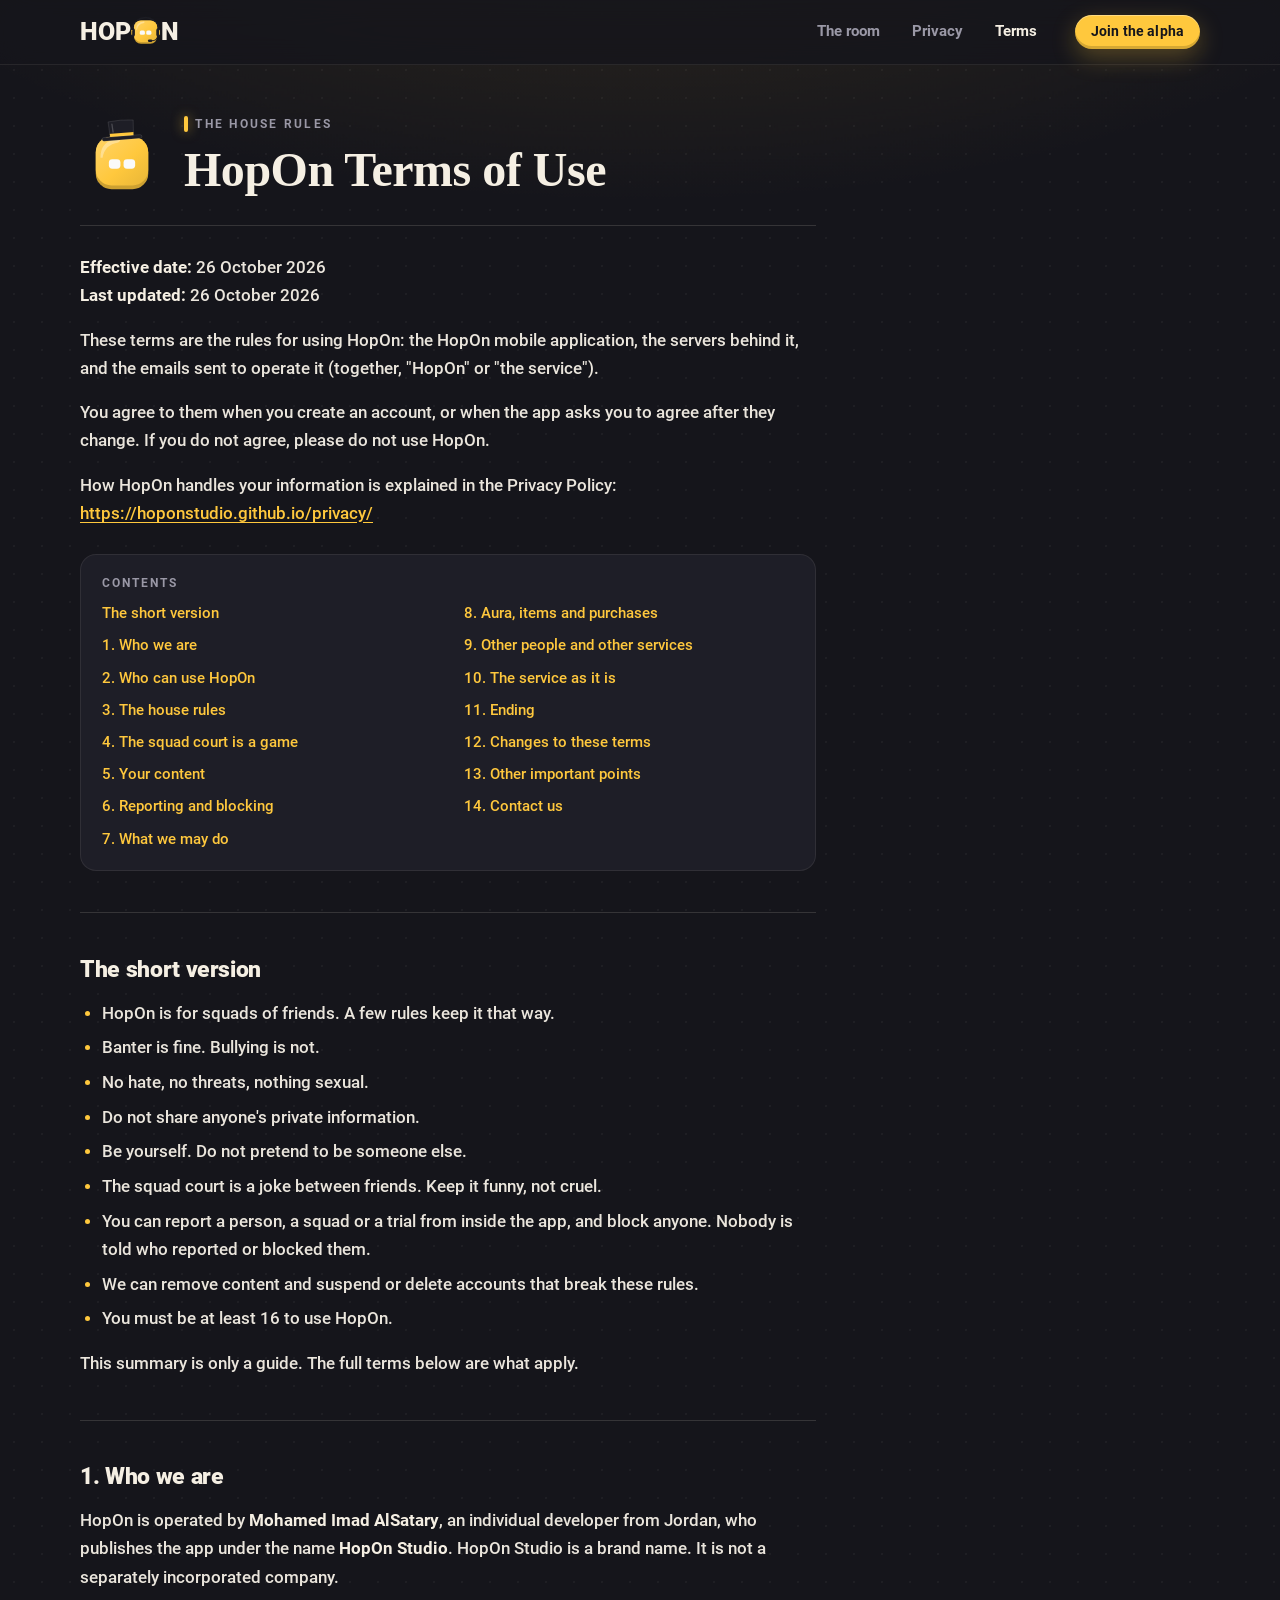
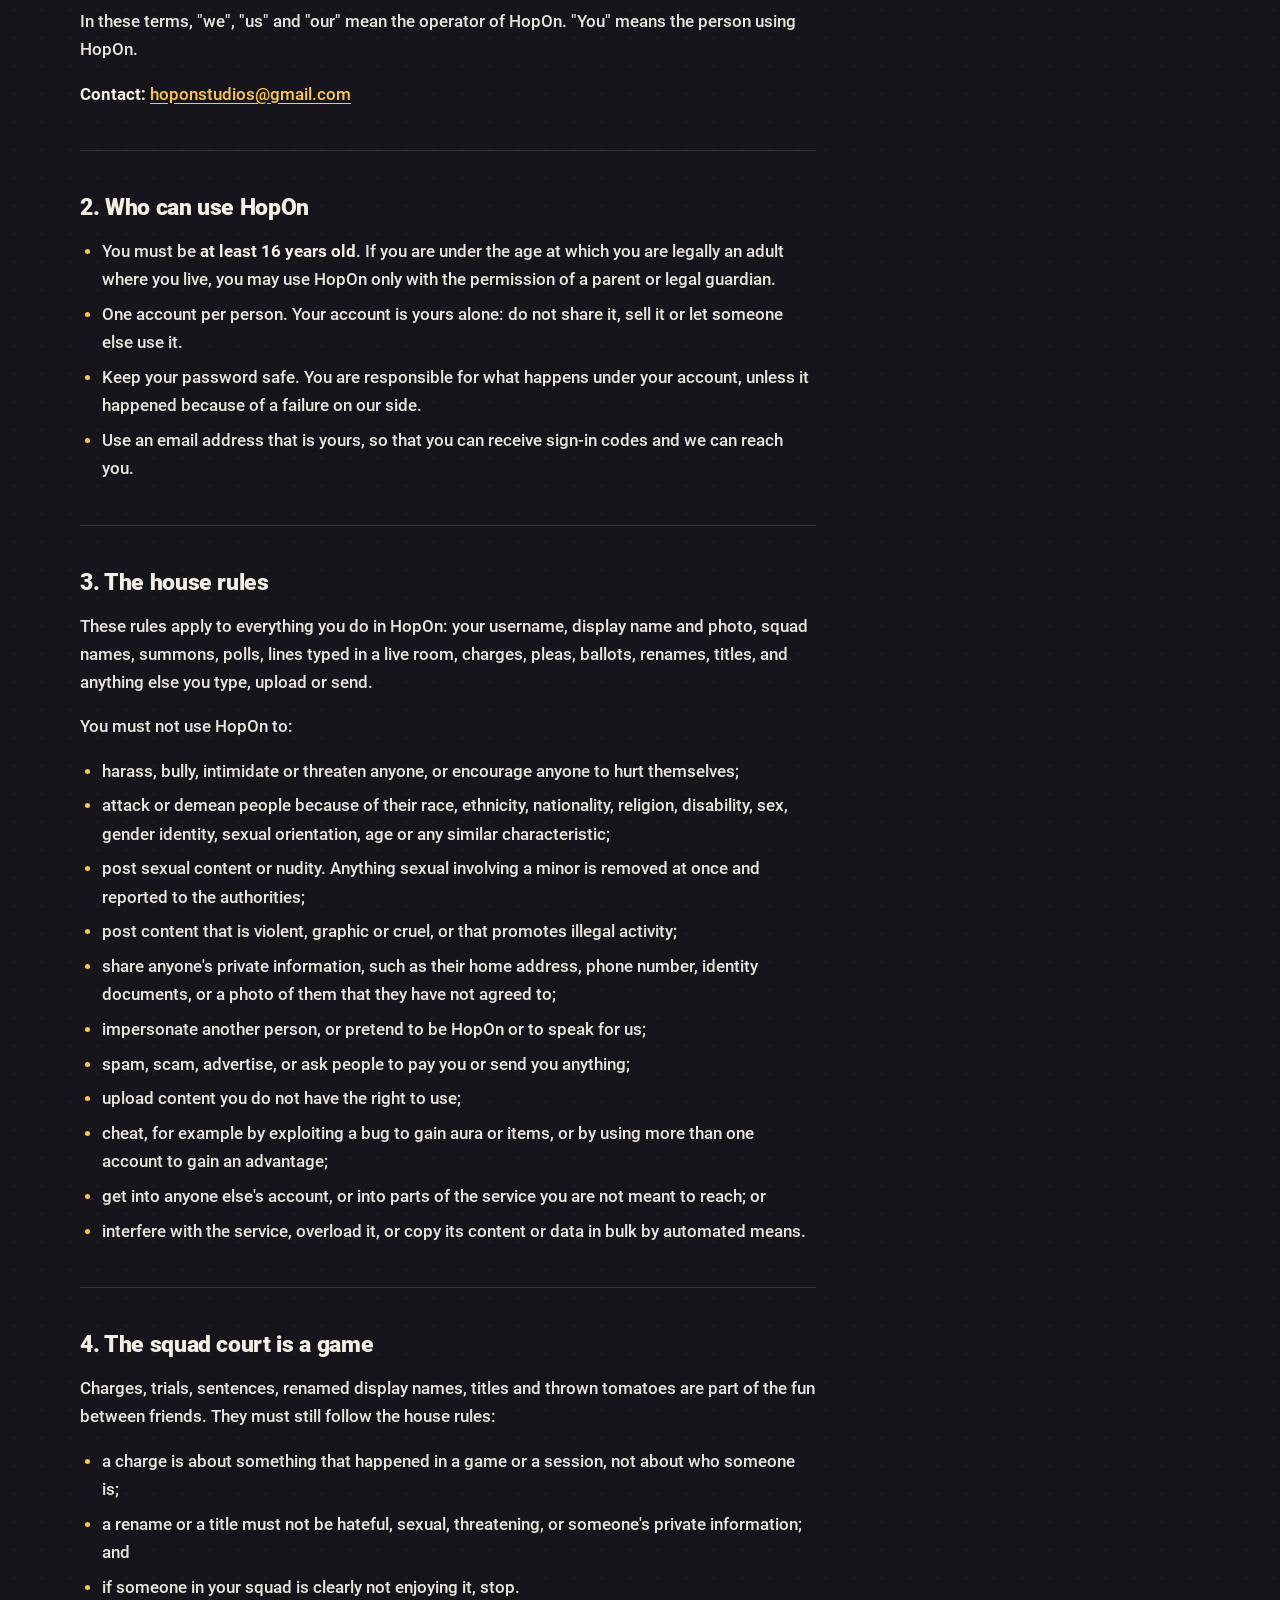
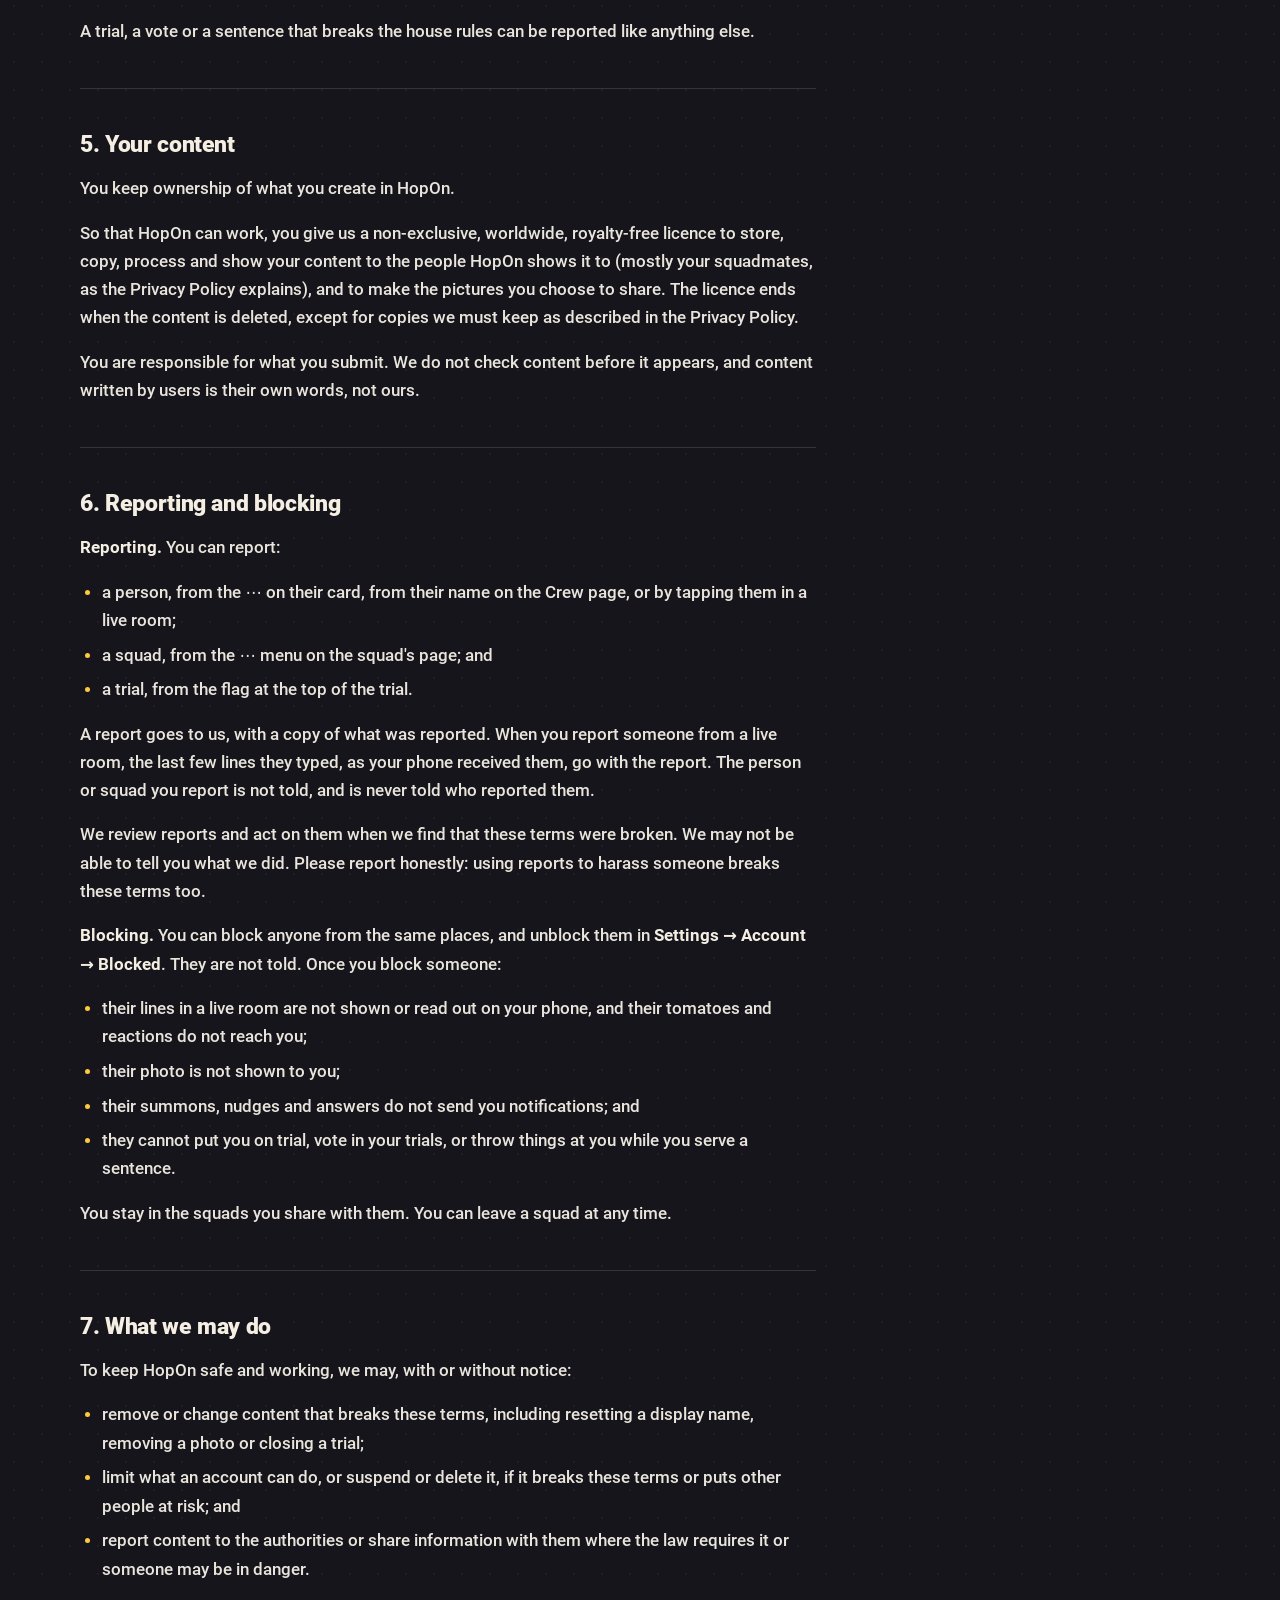
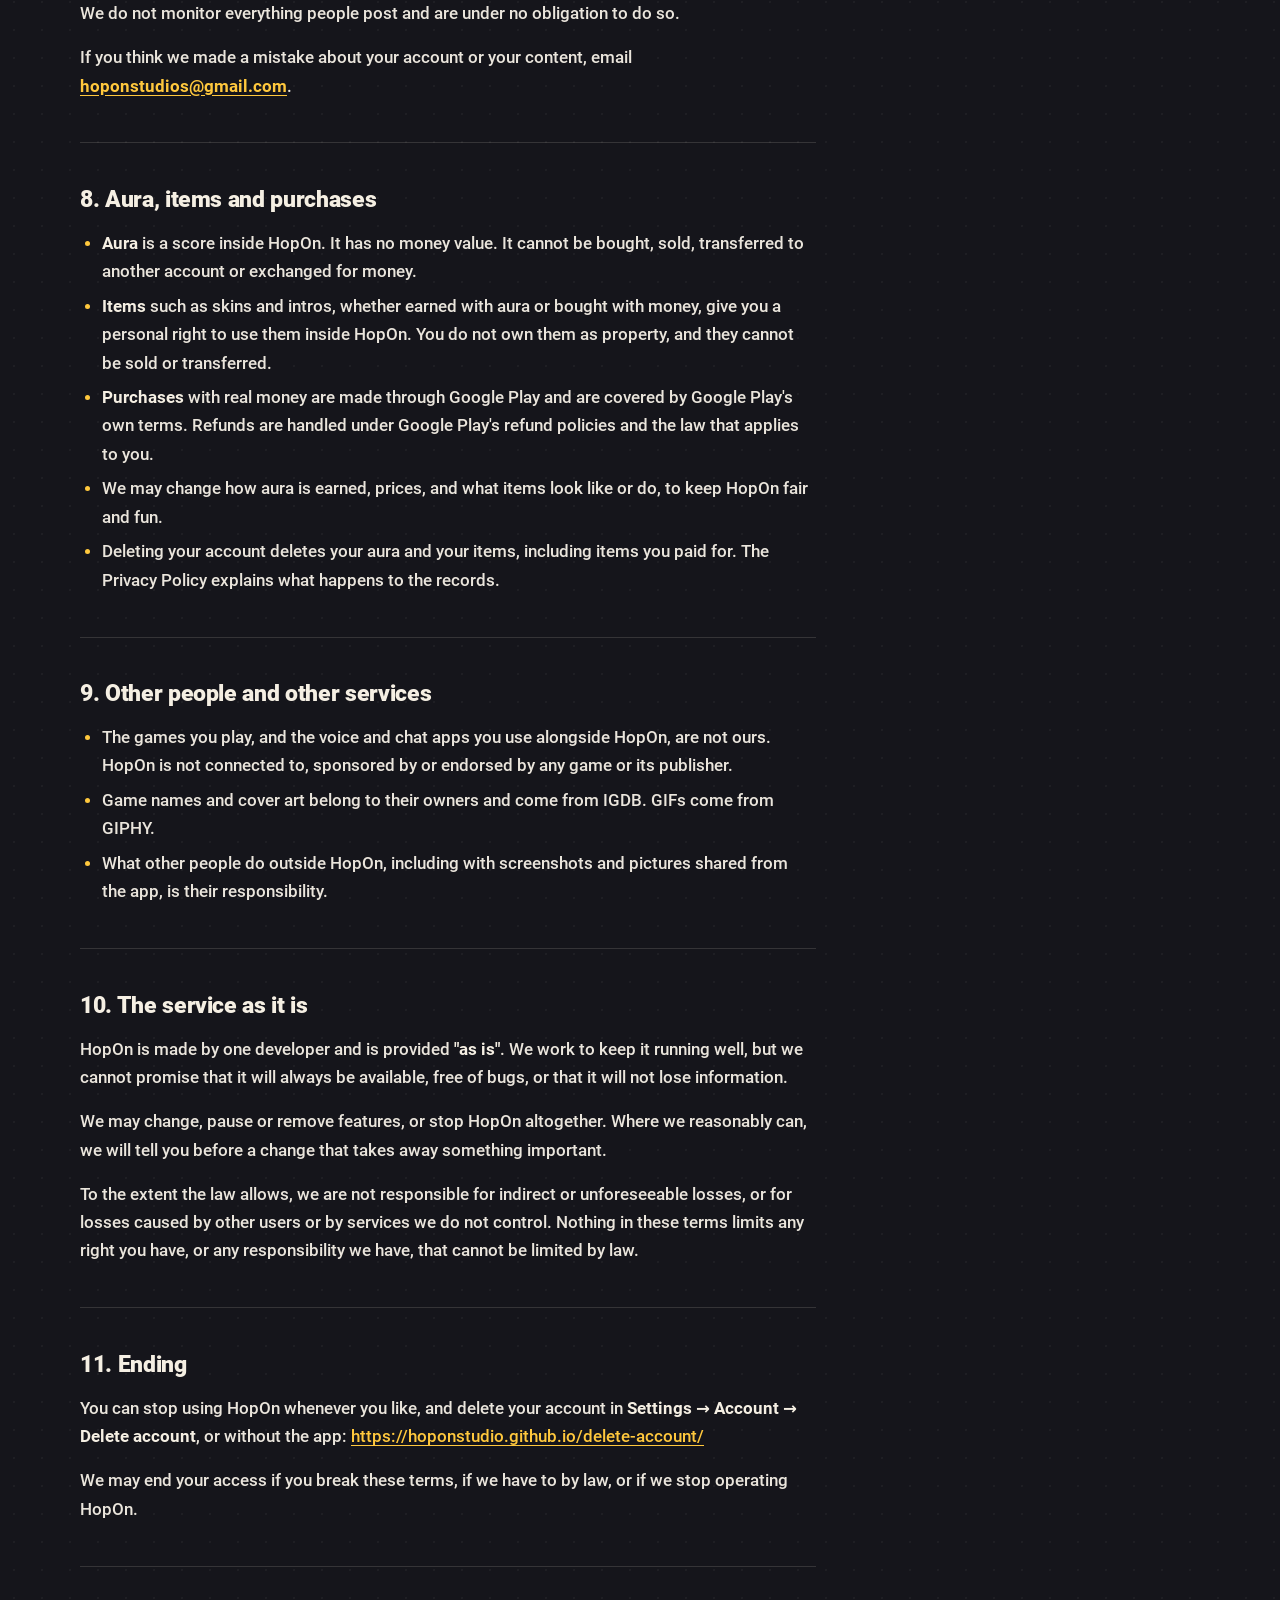
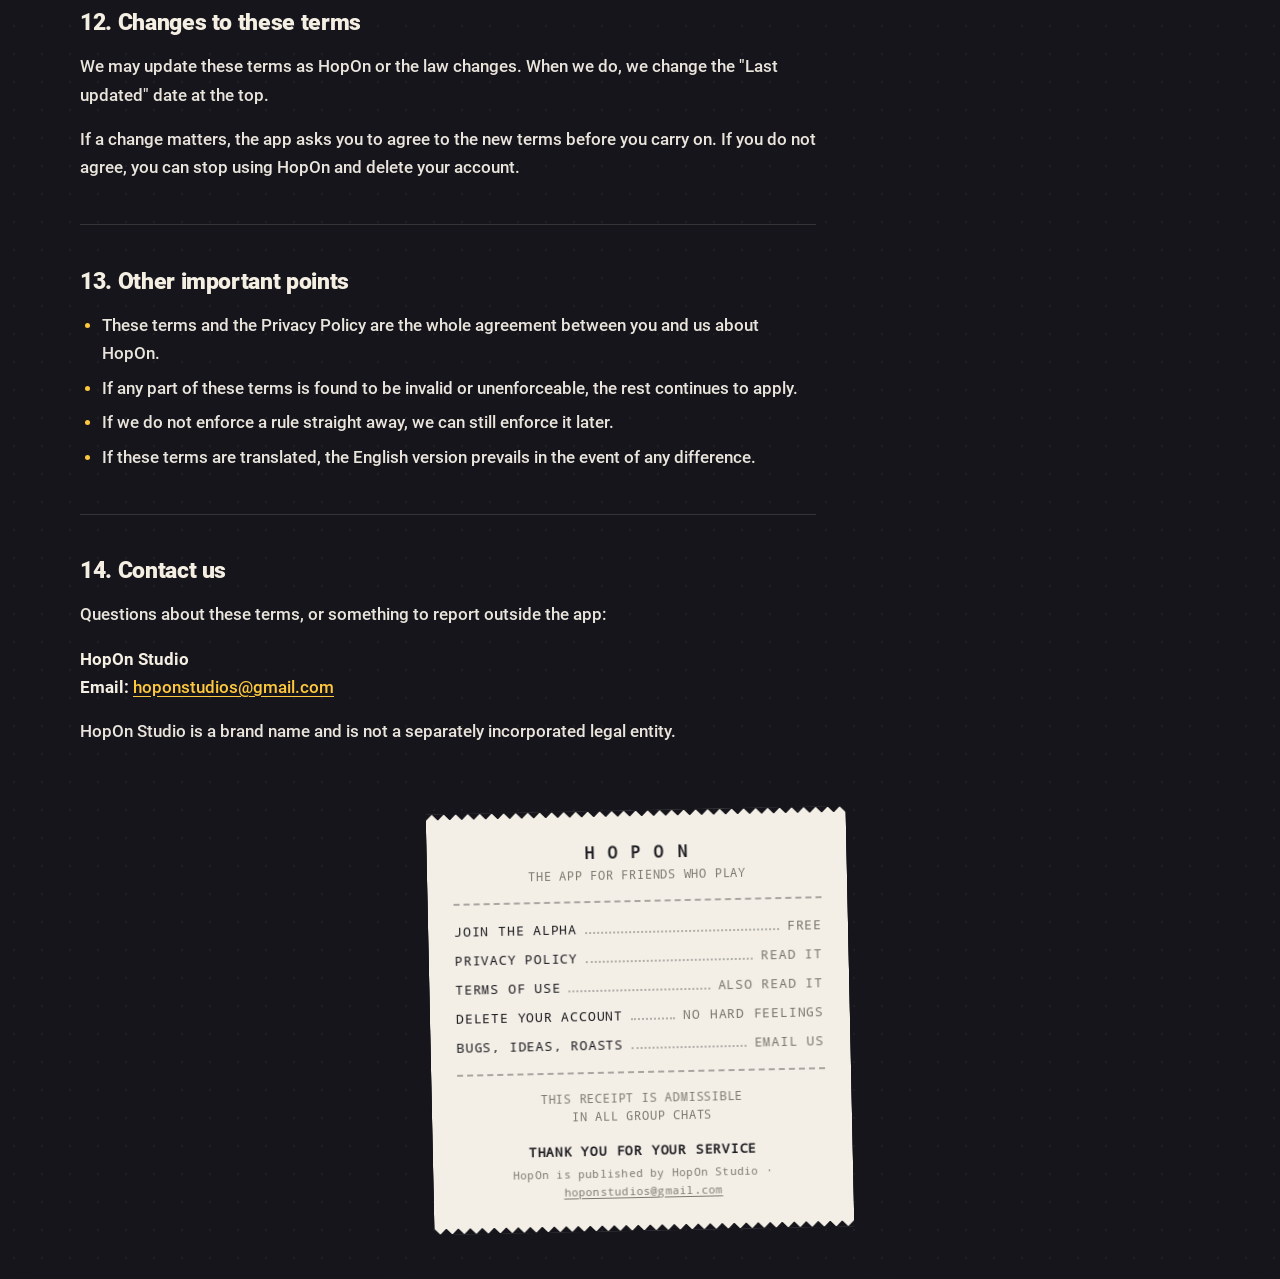
<file: terms/index.html>
<!doctype html>
<html lang="en" class="no-js">
<head>
<meta charset="utf-8">
<meta name="viewport" content="width=device-width, initial-scale=1, viewport-fit=cover">
<title>HopOn Terms of Use</title>
<meta name="description" content="The rules for using HopOn, and what happens when they are broken.">
<meta name="theme-color" content="#15151B">
<meta name="color-scheme" content="dark">
<link rel="canonical" href="https://hoponstudio.github.io/terms/">
<link rel="icon" href="../favicon.svg" type="image/svg+xml">
<link rel="apple-touch-icon" href="../assets/img/icon-512.png">
<meta property="og:type" content="website">
<meta property="og:site_name" content="HopOn">
<meta property="og:title" content="HopOn Terms of Use">
<meta property="og:description" content="The rules for using HopOn, and what happens when they are broken.">
<meta property="og:url" content="https://hoponstudio.github.io/terms/">
<meta property="og:image" content="https://hoponstudio.github.io/assets/img/og.png">
<meta name="twitter:card" content="summary_large_image">
<link rel="preload" href="../assets/fonts/roboto-900.woff2" as="font" type="font/woff2" crossorigin>
<link rel="preload" href="../assets/fonts/roboto-500.woff2" as="font" type="font/woff2" crossorigin>
<link rel="stylesheet" href="../assets/css/site.css?v=182acbbc82">
<!-- Before the first paint: the visitor's colour (so "You" is never
     yellow first, then theirs), and the class that says scripts run. -->
<script>
  (function (root) {
    root.className = root.className.replace('no-js', 'js');
    try {
      var you = localStorage.getItem('hopon.you');
      if (/^#[0-9a-f]{6}$/i.test(you)) root.style.setProperty('--you', you);
    } catch (e) {}
  })(document.documentElement);
</script>
<script type="module" src="../assets/js/main.js?v=921431b8e6"></script>
</head>
<body class="page page--terms">
<a class="skip-link" href="#main">Skip to content</a>
<header class="site-header">
  <div class="site-header__inner wrap">
    <a class="wordmark" href="../" aria-label="HopOn, home">
      <span aria-hidden="true">HOP</span><svg class="hop wordmark__hop" viewBox="-80 -95 160 160" data-mood="normal" data-skin="headset" style="--hop:#FFC83D" aria-hidden="true" focusable="false"><g class="hop__body"><g class="hop__worn"><path d="M-58.11,-16.92 A60,60 0 0 1 58.11,-16.92" fill="none" stroke="#1C1C23" stroke-width="7.5" stroke-linecap="round"/></g><defs><linearGradient id="hop24-face" x1="0" y1="0" x2="1" y2="1"><stop offset="0" class="hop__light"/><stop offset=".55" class="hop__mid"/><stop offset="1" class="hop__low"/></linearGradient></defs><rect x="-50" y="-50" width="100" height="100" rx="30" class="hop__base"/><rect x="-50" y="-50" width="100" height="93" rx="30" fill="url(#hop24-face)"/><path d="M-41,-10 Q-41,-43 -8,-45 Q0,-44 -7,-39 Q-33,-35 -37,-10 Z" fill="#FFFFFF" fill-opacity=".34"/><g class="hop__face hop__face--normal"><g class="hop__look"><rect x="-25" y="-7" width="22" height="18" rx="6.5" class="hop__eye" fill="#FAFAFA"/><rect x="3" y="-7" width="22" height="18" rx="6.5" class="hop__eye" fill="#FAFAFA"/></g></g><g class="hop__face hop__face--sad"><rect x="-27" y="-9" width="24" height="22" rx="7.5" fill="#FAFAFA"/><rect x="-23.88" y="-5.58" width="17.76" height="17.16" rx="6" fill="#2B211C"/><circle cx="-18.91" cy="-1.43" r="3.3" fill="#FFF"/><circle cx="-10.74" cy="6.12" r="1.6" fill="#FFF"/><rect x="3" y="-9" width="24" height="22" rx="7.5" fill="#FAFAFA"/><rect x="6.12" y="-5.58" width="17.76" height="17.16" rx="6" fill="#2B211C"/><circle cx="11.09" cy="-1.43" r="3.3" fill="#FFF"/><circle cx="19.26" cy="6.12" r="1.6" fill="#FFF"/><path d="M-27,-15 L-8,-21 M27,-15 L8,-21" class="hop__brow" fill="none" stroke="currentColor" stroke-width="3.5" stroke-linecap="round"/></g><g class="hop__face hop__face--fierce"><path d="M-29,-7 L-7,2 L-7,9 Q-7,13 -12,13 L-25,13 Q-29,13 -29,9 ZM29,-7 L7,2 L7,9 Q7,13 12,13 L25,13 Q29,13 29,9 Z" fill="#FAFAFA" stroke="#FAFAFA" stroke-width="5" stroke-linejoin="round"/></g><g class="hop__face hop__face--away"><path d="M-24,4 L-6,4 M6,4 L24,4" class="hop__dash" fill="none" stroke="currentColor" stroke-width="3.5" stroke-linecap="round"/></g><g class="hop__worn"><rect x="-64" y="-17" width="18" height="36" rx="8" fill="#1C1C23"/><rect x="-61.3" y="-10" width="3.6" height="22" rx="1.8" class="hop__stripe"/><rect x="46" y="-17" width="18" height="36" rx="8" fill="#1C1C23"/><rect x="57.7" y="-10" width="3.6" height="22" rx="1.8" class="hop__stripe"/><path d="M52,17 Q50,37 27,37" fill="none" stroke="#1C1C23" stroke-width="4.5" stroke-linecap="round"/><rect x="10" y="31.5" width="19" height="11" rx="5.5" fill="#1C1C23"/></g></g></svg><span aria-hidden="true">N</span>
    </a>
    <nav class="site-nav" aria-label="Site">
      <a class="site-nav__link" href="../">The room</a>
      <a class="site-nav__link" href="../privacy/">Privacy</a>
      <a class="site-nav__link" href="../terms/" aria-current="page">Terms</a>
    </nav>
    <a class="btn btn--accent btn--small site-header__cta" href="../beta/">Join the alpha</a>
  </div>
</header>

<main id="main">
<!-- The privacy policy and the terms: a Markdown file at the repo root made
     into this page by make_site.py, its contents listed under its opening
     lines. -->
<article class="legal wrap">
  <header class="legal__head">
    <span class="legal__hop"><svg class="hop" viewBox="-80 -95 160 160" data-mood="normal" data-skin="top_hat" style="--hop:var(--you)" aria-hidden="true" focusable="false"><g class="hop__body"><g class="hop__worn"></g><defs><linearGradient id="hop23-face" x1="0" y1="0" x2="1" y2="1"><stop offset="0" class="hop__light"/><stop offset=".55" class="hop__mid"/><stop offset="1" class="hop__low"/></linearGradient></defs><rect x="-50" y="-50" width="100" height="100" rx="30" class="hop__base"/><rect x="-50" y="-50" width="100" height="93" rx="30" fill="url(#hop23-face)"/><path d="M-41,-10 Q-41,-43 -8,-45 Q0,-44 -7,-39 Q-33,-35 -37,-10 Z" fill="#FFFFFF" fill-opacity=".34"/><g class="hop__face hop__face--normal"><g class="hop__look"><rect x="-25" y="-7" width="22" height="18" rx="6.5" class="hop__eye" fill="#FAFAFA"/><rect x="3" y="-7" width="22" height="18" rx="6.5" class="hop__eye" fill="#FAFAFA"/></g></g><g class="hop__face hop__face--sad"><rect x="-27" y="-9" width="24" height="22" rx="7.5" fill="#FAFAFA"/><rect x="-23.88" y="-5.58" width="17.76" height="17.16" rx="6" fill="#2B211C"/><circle cx="-18.91" cy="-1.43" r="3.3" fill="#FFF"/><circle cx="-10.74" cy="6.12" r="1.6" fill="#FFF"/><rect x="3" y="-9" width="24" height="22" rx="7.5" fill="#FAFAFA"/><rect x="6.12" y="-5.58" width="17.76" height="17.16" rx="6" fill="#2B211C"/><circle cx="11.09" cy="-1.43" r="3.3" fill="#FFF"/><circle cx="19.26" cy="6.12" r="1.6" fill="#FFF"/><path d="M-27,-15 L-8,-21 M27,-15 L8,-21" class="hop__brow" fill="none" stroke="currentColor" stroke-width="3.5" stroke-linecap="round"/></g><g class="hop__face hop__face--fierce"><path d="M-29,-7 L-7,2 L-7,9 Q-7,13 -12,13 L-25,13 Q-29,13 -29,9 ZM29,-7 L7,2 L7,9 Q7,13 12,13 L25,13 Q29,13 29,9 Z" fill="#FAFAFA" stroke="#FAFAFA" stroke-width="5" stroke-linejoin="round"/></g><g class="hop__face hop__face--away"><path d="M-24,4 L-6,4 M6,4 L24,4" class="hop__dash" fill="none" stroke="currentColor" stroke-width="3.5" stroke-linecap="round"/></g><g class="hop__worn"><g transform="translate(0 -47) rotate(-4.58)"><clipPath id="hop23-crown"><path d="M-22,0 L-24,-33 Q0,-36 24,-33 L22,0 Z"/></clipPath><path d="M-22,0 L-24,-33 Q0,-36 24,-33 L22,0 Z" fill="#1E1E26" stroke="#FFFFFF" stroke-opacity=".16" stroke-width="1.2"/><rect x="-30" y="-10" width="60" height="7" class="hop__band" clip-path="url(#hop23-crown)"/><path d="M-17,-28 L-16,-13" fill="none" stroke="#FFFFFF" stroke-width="2.5" stroke-linecap="round" stroke-opacity=".2"/><rect x="-38" y="-4" width="76" height="7" rx="3.5" fill="#1E1E26" stroke="#FFFFFF" stroke-opacity=".16" stroke-width="1.2"/></g></g></g></svg></span>
    <div>
      <p class="kicker">The house rules</p>
      <h1 class="legal__title">HopOn Terms of Use</h1>
    </div>
  </header>
  <div class="prose">
<p><strong>Effective date:</strong> 26 October 2026<br>
<strong>Last updated:</strong> 26 October 2026</p>
<p>These terms are the rules for using HopOn: the HopOn mobile application, the servers behind it, and the emails sent to operate it (together, "HopOn" or "the service").</p>
<p>You agree to them when you create an account, or when the app asks you to agree after they change. If you do not agree, please do not use HopOn.</p>
<p>How HopOn handles your information is explained in the Privacy Policy: <a href="https://hoponstudio.github.io/privacy/">https://hoponstudio.github.io/privacy/</a></p>
<nav class="prose__contents" aria-label="Contents">
<p>Contents</p>
<ol>
  <li><a href="#the-short-version">The short version</a></li>
  <li><a href="#1-who-we-are">1. Who we are</a></li>
  <li><a href="#2-who-can-use-hopon">2. Who can use HopOn</a></li>
  <li><a href="#3-the-house-rules">3. The house rules</a></li>
  <li><a href="#4-the-squad-court-is-a-game">4. The squad court is a game</a></li>
  <li><a href="#5-your-content">5. Your content</a></li>
  <li><a href="#6-reporting-and-blocking">6. Reporting and blocking</a></li>
  <li><a href="#7-what-we-may-do">7. What we may do</a></li>
  <li><a href="#8-aura-items-and-purchases">8. Aura, items and purchases</a></li>
  <li><a href="#9-other-people-and-other-services">9. Other people and other services</a></li>
  <li><a href="#10-the-service-as-it-is">10. The service as it is</a></li>
  <li><a href="#11-ending">11. Ending</a></li>
  <li><a href="#12-changes-to-these-terms">12. Changes to these terms</a></li>
  <li><a href="#13-other-important-points">13. Other important points</a></li>
  <li><a href="#14-contact-us">14. Contact us</a></li>
</ol>
</nav>
<hr>
<h2 id="the-short-version">The short version</h2>
<ul>
  <li>HopOn is for squads of friends. A few rules keep it that way.</li>
  <li>Banter is fine. Bullying is not.</li>
  <li>No hate, no threats, nothing sexual.</li>
  <li>Do not share anyone's private information.</li>
  <li>Be yourself. Do not pretend to be someone else.</li>
  <li>The squad court is a joke between friends. Keep it funny, not cruel.</li>
  <li>You can report a person, a squad or a trial from inside the app, and block anyone. Nobody is told who reported or blocked them.</li>
  <li>We can remove content and suspend or delete accounts that break these rules.</li>
  <li>You must be at least 16 to use HopOn.</li>
</ul>
<p>This summary is only a guide. The full terms below are what apply.</p>
<hr>
<h2 id="1-who-we-are">1. Who we are</h2>
<p>HopOn is operated by <strong>Mohamed Imad AlSatary</strong>, an individual developer from Jordan, who publishes the app under the name <strong>HopOn Studio</strong>. HopOn Studio is a brand name. It is not a separately incorporated company.</p>
<p>In these terms, "we", "us" and "our" mean the operator of HopOn. "You" means the person using HopOn.</p>
<p><strong>Contact:</strong> <a href="mailto:hoponstudios@gmail.com">hoponstudios@gmail.com</a></p>
<hr>
<h2 id="2-who-can-use-hopon">2. Who can use HopOn</h2>
<ul>
  <li>You must be <strong>at least 16 years old</strong>. If you are under the age at which you are legally an adult where you live, you may use HopOn only with the permission of a parent or legal guardian.</li>
  <li>One account per person. Your account is yours alone: do not share it, sell it or let someone else use it.</li>
  <li>Keep your password safe. You are responsible for what happens under your account, unless it happened because of a failure on our side.</li>
  <li>Use an email address that is yours, so that you can receive sign-in codes and we can reach you.</li>
</ul>
<hr>
<h2 id="3-the-house-rules">3. The house rules</h2>
<p>These rules apply to everything you do in HopOn: your username, display name and photo, squad names, summons, polls, lines typed in a live room, charges, pleas, ballots, renames, titles, and anything else you type, upload or send.</p>
<p>You must not use HopOn to:</p>
<ul>
  <li>harass, bully, intimidate or threaten anyone, or encourage anyone to hurt themselves;</li>
  <li>attack or demean people because of their race, ethnicity, nationality, religion, disability, sex, gender identity, sexual orientation, age or any similar characteristic;</li>
  <li>post sexual content or nudity. Anything sexual involving a minor is removed at once and reported to the authorities;</li>
  <li>post content that is violent, graphic or cruel, or that promotes illegal activity;</li>
  <li>share anyone's private information, such as their home address, phone number, identity documents, or a photo of them that they have not agreed to;</li>
  <li>impersonate another person, or pretend to be HopOn or to speak for us;</li>
  <li>spam, scam, advertise, or ask people to pay you or send you anything;</li>
  <li>upload content you do not have the right to use;</li>
  <li>cheat, for example by exploiting a bug to gain aura or items, or by using more than one account to gain an advantage;</li>
  <li>get into anyone else's account, or into parts of the service you are not meant to reach; or</li>
  <li>interfere with the service, overload it, or copy its content or data in bulk by automated means.</li>
</ul>
<hr>
<h2 id="4-the-squad-court-is-a-game">4. The squad court is a game</h2>
<p>Charges, trials, sentences, renamed display names, titles and thrown tomatoes are part of the fun between friends. They must still follow the house rules:</p>
<ul>
  <li>a charge is about something that happened in a game or a session, not about who someone is;</li>
  <li>a rename or a title must not be hateful, sexual, threatening, or someone's private information; and</li>
  <li>if someone in your squad is clearly not enjoying it, stop.</li>
</ul>
<p>A trial, a vote or a sentence that breaks the house rules can be reported like anything else.</p>
<hr>
<h2 id="5-your-content">5. Your content</h2>
<p>You keep ownership of what you create in HopOn.</p>
<p>So that HopOn can work, you give us a non-exclusive, worldwide, royalty-free licence to store, copy, process and show your content to the people HopOn shows it to (mostly your squadmates, as the Privacy Policy explains), and to make the pictures you choose to share. The licence ends when the content is deleted, except for copies we must keep as described in the Privacy Policy.</p>
<p>You are responsible for what you submit. We do not check content before it appears, and content written by users is their own words, not ours.</p>
<hr>
<h2 id="6-reporting-and-blocking">6. Reporting and blocking</h2>
<p><strong>Reporting.</strong> You can report:</p>
<ul>
  <li>a person, from the ⋯ on their card, from their name on the Crew page, or by tapping them in a live room;</li>
  <li>a squad, from the ⋯ menu on the squad's page; and</li>
  <li>a trial, from the flag at the top of the trial.</li>
</ul>
<p>A report goes to us, with a copy of what was reported. When you report someone from a live room, the last few lines they typed, as your phone received them, go with the report. The person or squad you report is not told, and is never told who reported them.</p>
<p>We review reports and act on them when we find that these terms were broken. We may not be able to tell you what we did. Please report honestly: using reports to harass someone breaks these terms too.</p>
<p><strong>Blocking.</strong> You can block anyone from the same places, and unblock them in <strong>Settings → Account → Blocked</strong>. They are not told. Once you block someone:</p>
<ul>
  <li>their lines in a live room are not shown or read out on your phone, and their tomatoes and reactions do not reach you;</li>
  <li>their photo is not shown to you;</li>
  <li>their summons, nudges and answers do not send you notifications; and</li>
  <li>they cannot put you on trial, vote in your trials, or throw things at you while you serve a sentence.</li>
</ul>
<p>You stay in the squads you share with them. You can leave a squad at any time.</p>
<hr>
<h2 id="7-what-we-may-do">7. What we may do</h2>
<p>To keep HopOn safe and working, we may, with or without notice:</p>
<ul>
  <li>remove or change content that breaks these terms, including resetting a display name, removing a photo or closing a trial;</li>
  <li>limit what an account can do, or suspend or delete it, if it breaks these terms or puts other people at risk; and</li>
  <li>report content to the authorities or share information with them where the law requires it or someone may be in danger.</li>
</ul>
<p>We do not monitor everything people post and are under no obligation to do so.</p>
<p>If you think we made a mistake about your account or your content, email <strong><a href="mailto:hoponstudios@gmail.com">hoponstudios@gmail.com</a></strong>.</p>
<hr>
<h2 id="8-aura-items-and-purchases">8. Aura, items and purchases</h2>
<ul>
  <li><strong>Aura</strong> is a score inside HopOn. It has no money value. It cannot be bought, sold, transferred to another account or exchanged for money.</li>
  <li><strong>Items</strong> such as skins and intros, whether earned with aura or bought with money, give you a personal right to use them inside HopOn. You do not own them as property, and they cannot be sold or transferred.</li>
  <li><strong>Purchases</strong> with real money are made through Google Play and are covered by Google Play's own terms. Refunds are handled under Google Play's refund policies and the law that applies to you.</li>
  <li>We may change how aura is earned, prices, and what items look like or do, to keep HopOn fair and fun.</li>
  <li>Deleting your account deletes your aura and your items, including items you paid for. The Privacy Policy explains what happens to the records.</li>
</ul>
<hr>
<h2 id="9-other-people-and-other-services">9. Other people and other services</h2>
<ul>
  <li>The games you play, and the voice and chat apps you use alongside HopOn, are not ours. HopOn is not connected to, sponsored by or endorsed by any game or its publisher.</li>
  <li>Game names and cover art belong to their owners and come from IGDB. GIFs come from GIPHY.</li>
  <li>What other people do outside HopOn, including with screenshots and pictures shared from the app, is their responsibility.</li>
</ul>
<hr>
<h2 id="10-the-service-as-it-is">10. The service as it is</h2>
<p>HopOn is made by one developer and is provided <strong>"as is"</strong>. We work to keep it running well, but we cannot promise that it will always be available, free of bugs, or that it will not lose information.</p>
<p>We may change, pause or remove features, or stop HopOn altogether. Where we reasonably can, we will tell you before a change that takes away something important.</p>
<p>To the extent the law allows, we are not responsible for indirect or unforeseeable losses, or for losses caused by other users or by services we do not control. Nothing in these terms limits any right you have, or any responsibility we have, that cannot be limited by law.</p>
<hr>
<h2 id="11-ending">11. Ending</h2>
<p>You can stop using HopOn whenever you like, and delete your account in <strong>Settings → Account → Delete account</strong>, or without the app: <a href="https://hoponstudio.github.io/delete-account/">https://hoponstudio.github.io/delete-account/</a></p>
<p>We may end your access if you break these terms, if we have to by law, or if we stop operating HopOn.</p>
<hr>
<h2 id="12-changes-to-these-terms">12. Changes to these terms</h2>
<p>We may update these terms as HopOn or the law changes. When we do, we change the "Last updated" date at the top.</p>
<p>If a change matters, the app asks you to agree to the new terms before you carry on. If you do not agree, you can stop using HopOn and delete your account.</p>
<hr>
<h2 id="13-other-important-points">13. Other important points</h2>
<ul>
  <li>These terms and the Privacy Policy are the whole agreement between you and us about HopOn.</li>
  <li>If any part of these terms is found to be invalid or unenforceable, the rest continues to apply.</li>
  <li>If we do not enforce a rule straight away, we can still enforce it later.</li>
  <li>If these terms are translated, the English version prevails in the event of any difference.</li>
</ul>
<hr>
<h2 id="14-contact-us">14. Contact us</h2>
<p>Questions about these terms, or something to report outside the app:</p>
<p><strong>HopOn Studio</strong><br>
<strong>Email:</strong> <a href="mailto:hoponstudios@gmail.com">hoponstudios@gmail.com</a></p>
<p>HopOn Studio is a brand name and is not a separately incorporated legal entity.</p>
  </div>
</article>

</main>
<footer class="site-footer">
  <div class="wrap">
    <!-- The footer is a receipt, like the one the app prints at the end
         of a session. -->
    <div class="receipt site-footer__receipt">
      <p class="receipt__title">H O P O N</p>
      <p class="receipt__small">THE APP FOR FRIENDS WHO PLAY</p>
      <hr class="receipt__rule">
      <ul class="receipt__rows">
        <li><a href="../beta/">JOIN THE ALPHA</a><span>FREE</span></li>
        <li><a href="../privacy/">PRIVACY POLICY</a><span>READ IT</span></li>
        <li><a href="../terms/">TERMS OF USE</a><span>ALSO READ IT</span></li>
        <li><a href="../delete-account/">DELETE YOUR ACCOUNT</a><span>NO HARD FEELINGS</span></li>
        <li><a href="mailto:hoponstudios@gmail.com">BUGS, IDEAS, ROASTS</a><span>EMAIL US</span></li>
      </ul>
      <hr class="receipt__rule">
      <p class="receipt__small">THIS RECEIPT IS ADMISSIBLE<br>IN ALL GROUP CHATS</p>
      <p class="receipt__thanks">THANK YOU FOR YOUR SERVICE</p>
      <p class="receipt__by">HopOn is published by HopOn Studio · <a href="mailto:hoponstudios@gmail.com">hoponstudios@gmail.com</a></p>
    </div>
  </div>
</footer>

</body>
</html>
</file>
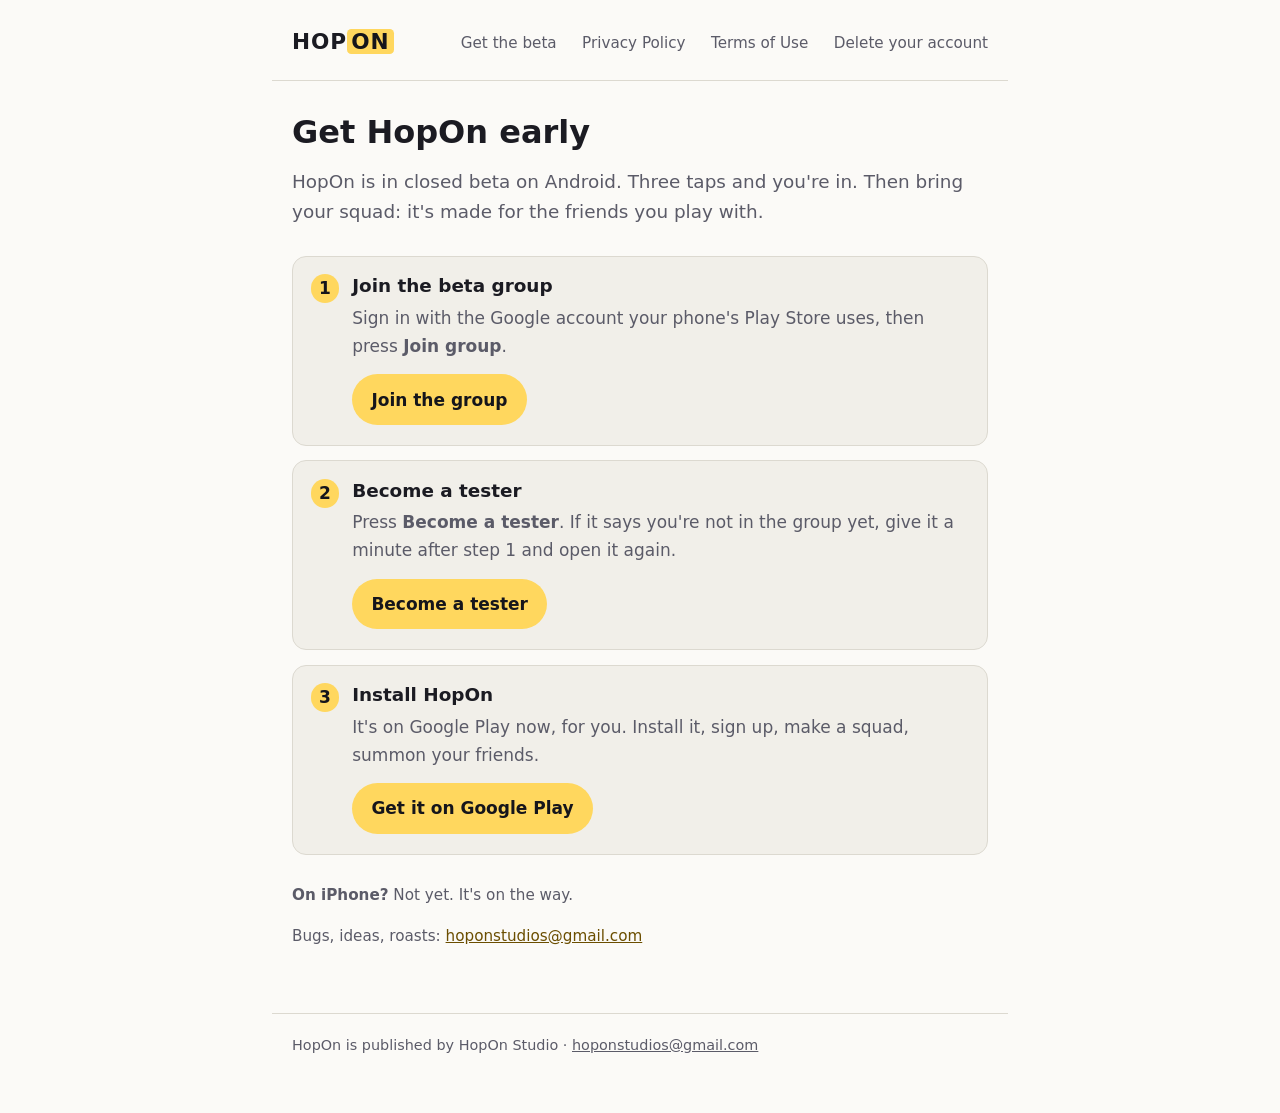
<file: backup/beta/index.html>
<!doctype html>
<html lang="en">
<head>
<meta charset="utf-8">
<meta name="viewport" content="width=device-width, initial-scale=1">
<title>Get HopOn early</title>
<meta name="description" content="HopOn is in closed beta on Android. Join in three taps.">
<link rel="stylesheet" href="../style.css">
</head>
<body>
<header>
  <a class="mark" href="../">HOP<span>ON</span></a>
  <nav>
    <a href="../beta/">Get the beta</a>
    <a href="../privacy/">Privacy Policy</a>
    <a href="../terms/">Terms of Use</a>
    <a href="../delete-account/">Delete your account</a>
  </nav>
</header>
<main>
<h1>Get HopOn early</h1>
<p class="lead">HopOn is in closed beta on Android. Three taps and you're in. Then bring your squad: it's made for the friends you play with.</p>

<ol class="steps">
  <li>
    <h2>Join the beta group</h2>
    <p>Sign in with the Google account your phone's Play Store uses, then press <strong>Join group</strong>.</p>
    <a class="button" href="https://groups.google.com/g/hopon-beta">Join the group</a>
  </li>
  <li>
    <h2>Become a tester</h2>
    <p>Press <strong>Become a tester</strong>. If it says you're not in the group yet, give it a minute after step 1 and open it again.</p>
    <a class="button" href="https://play.google.com/apps/testing/app.hopon">Become a tester</a>
  </li>
  <li>
    <h2>Install HopOn</h2>
    <p>It's on Google Play now, for you. Install it, sign up, make a squad, summon your friends.</p>
    <a class="button" href="https://play.google.com/store/apps/details?id=app.hopon">Get it on Google Play</a>
  </li>
</ol>

<p class="note"><strong>On iPhone?</strong> Not yet. It's on the way.</p>
<p class="note">Bugs, ideas, roasts: <a href="mailto:hoponstudios@gmail.com">hoponstudios@gmail.com</a></p>

</main>
<footer>
  <p>HopOn is published by HopOn Studio · <a href="mailto:hoponstudios@gmail.com">hoponstudios@gmail.com</a></p>
</footer>
</body>
</html>
</file>
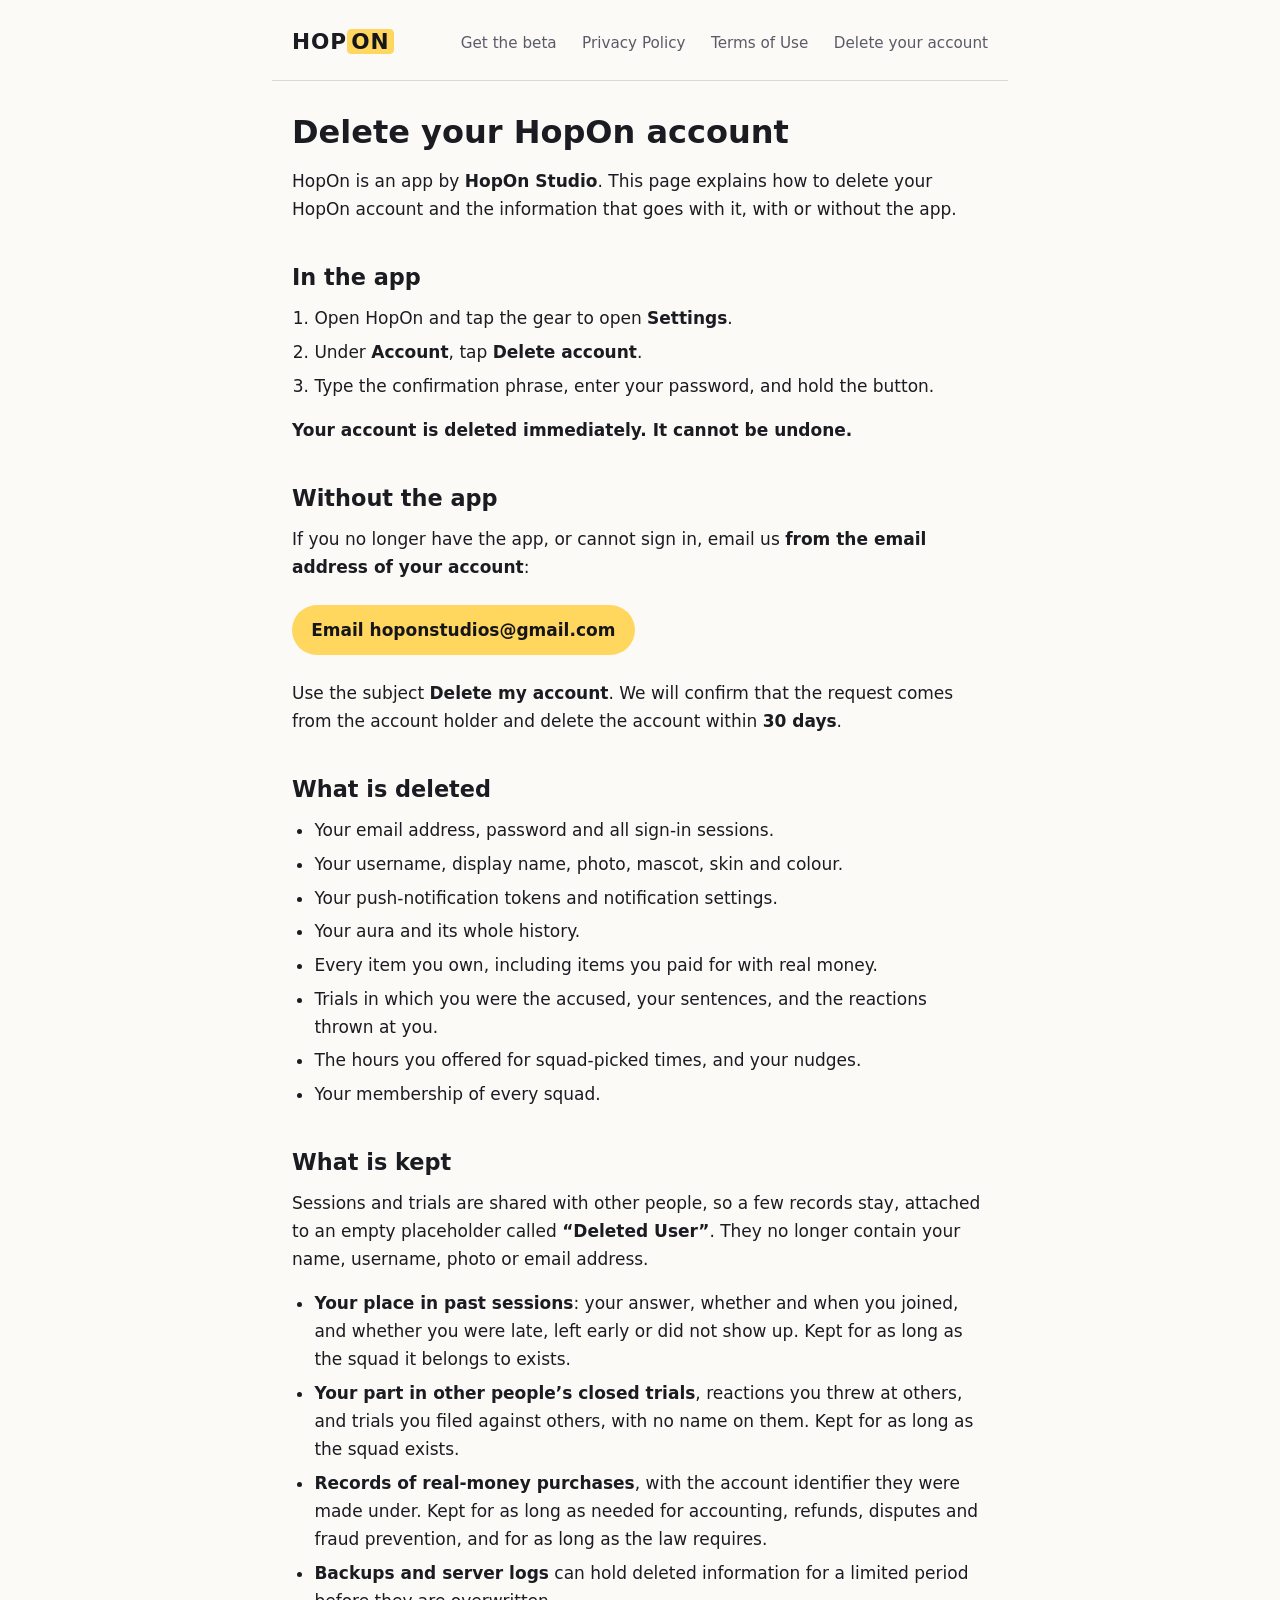
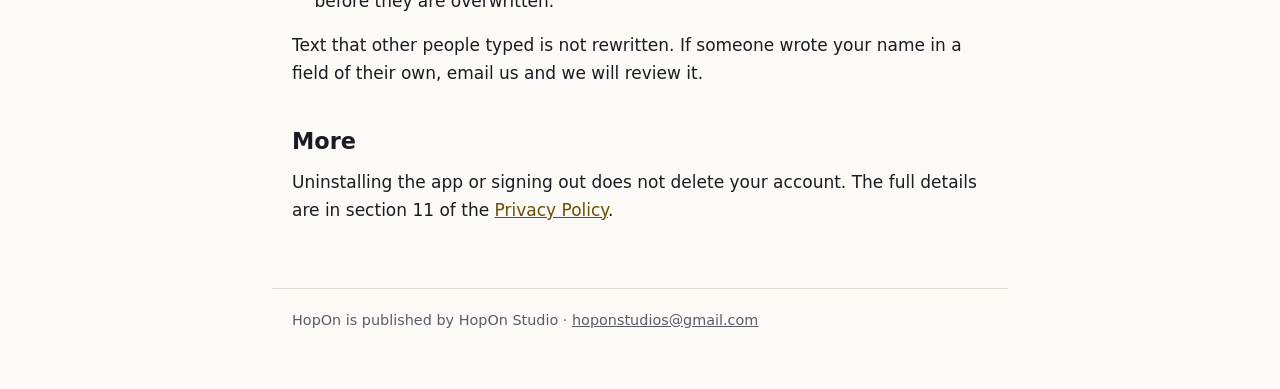
<file: backup/delete-account/index.html>
<!doctype html>
<html lang="en">
<head>
<meta charset="utf-8">
<meta name="viewport" content="width=device-width, initial-scale=1">
<title>Delete your HopOn account</title>
<meta name="description" content="How to delete your HopOn account and data, with or without the app.">
<link rel="stylesheet" href="../style.css">
</head>
<body>
<header>
  <a class="mark" href="../">HOP<span>ON</span></a>
  <nav>
    <a href="../beta/">Get the beta</a>
    <a href="../privacy/">Privacy Policy</a>
    <a href="../terms/">Terms of Use</a>
    <a href="../delete-account/">Delete your account</a>
  </nav>
</header>
<main>
<h1>Delete your HopOn account</h1>

<p>HopOn is an app by <strong>HopOn Studio</strong>. This page explains how to delete your HopOn account and the information that goes with it, with or without the app.</p>

<h2 id="in-the-app">In the app</h2>
<ol>
  <li>Open HopOn and tap the gear to open <strong>Settings</strong>.</li>
  <li>Under <strong>Account</strong>, tap <strong>Delete account</strong>.</li>
  <li>Type the confirmation phrase, enter your password, and hold the button.</li>
</ol>
<p><strong>Your account is deleted immediately. It cannot be undone.</strong></p>

<h2 id="without-the-app">Without the app</h2>
<p>If you no longer have the app, or cannot sign in, email us <strong>from the email address of your account</strong>:</p>
<p class="action"><a class="button" href="mailto:hoponstudios@gmail.com?subject=Delete%20my%20account">Email hoponstudios@gmail.com</a></p>
<p>Use the subject <strong>Delete my account</strong>. We will confirm that the request comes from the account holder and delete the account within <strong>30 days</strong>.</p>

<h2 id="what-is-deleted">What is deleted</h2>
<ul>
  <li>Your email address, password and all sign-in sessions.</li>
  <li>Your username, display name, photo, mascot, skin and colour.</li>
  <li>Your push-notification tokens and notification settings.</li>
  <li>Your aura and its whole history.</li>
  <li>Every item you own, including items you paid for with real money.</li>
  <li>Trials in which you were the accused, your sentences, and the reactions thrown at you.</li>
  <li>The hours you offered for squad-picked times, and your nudges.</li>
  <li>Your membership of every squad.</li>
</ul>

<h2 id="what-is-kept">What is kept</h2>
<p>Sessions and trials are shared with other people, so a few records stay, attached to an empty placeholder called <strong>“Deleted User”</strong>. They no longer contain your name, username, photo or email address.</p>
<ul>
  <li><strong>Your place in past sessions</strong>: your answer, whether and when you joined, and whether you were late, left early or did not show up. Kept for as long as the squad it belongs to exists.</li>
  <li><strong>Your part in other people’s closed trials</strong>, reactions you threw at others, and trials you filed against others, with no name on them. Kept for as long as the squad exists.</li>
  <li><strong>Records of real-money purchases</strong>, with the account identifier they were made under. Kept for as long as needed for accounting, refunds, disputes and fraud prevention, and for as long as the law requires.</li>
  <li><strong>Backups and server logs</strong> can hold deleted information for a limited period before they are overwritten.</li>
</ul>
<p>Text that other people typed is not rewritten. If someone wrote your name in a field of their own, email us and we will review it.</p>

<h2 id="more">More</h2>
<p>Uninstalling the app or signing out does not delete your account. The full details are in section 11 of the <a href="../privacy/#11-deleting-your-account-and-your-information">Privacy Policy</a>.</p>

</main>
<footer>
  <p>HopOn is published by HopOn Studio · <a href="mailto:hoponstudios@gmail.com">hoponstudios@gmail.com</a></p>
</footer>
</body>
</html>
</file>
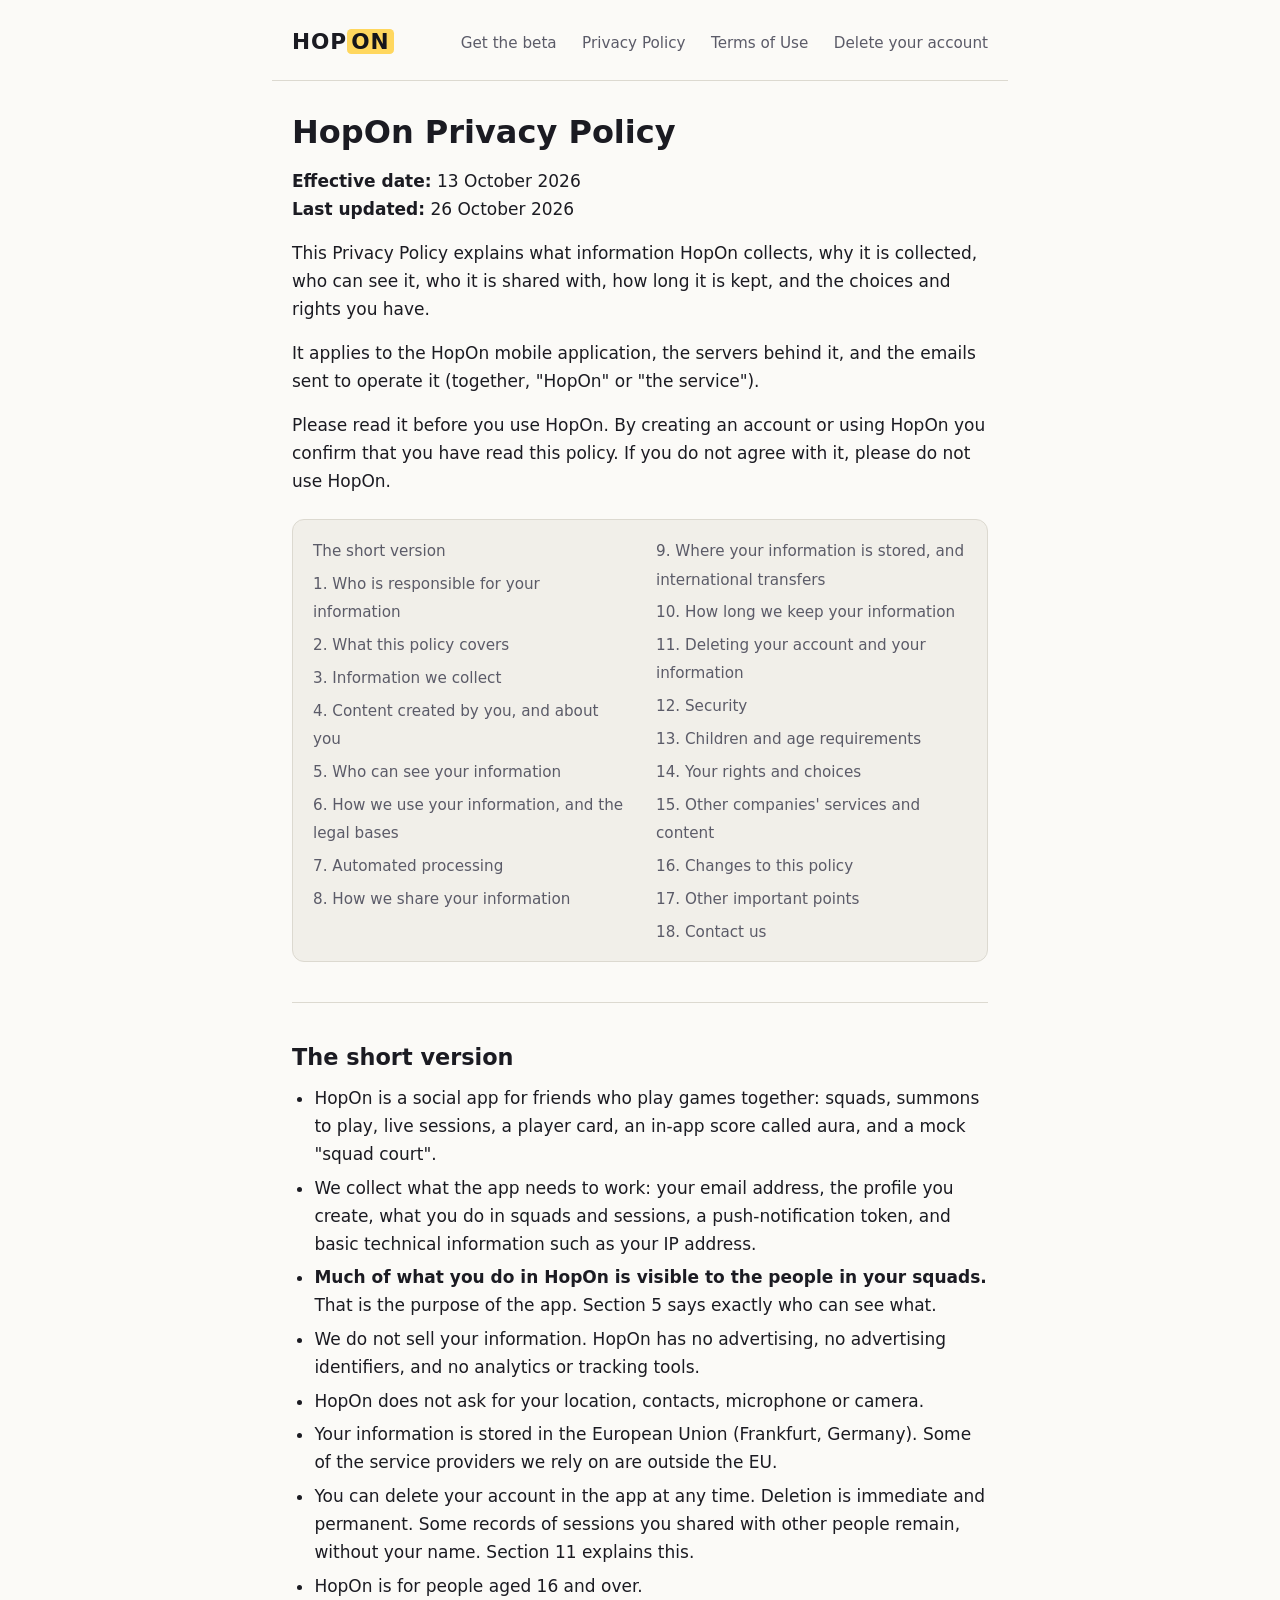
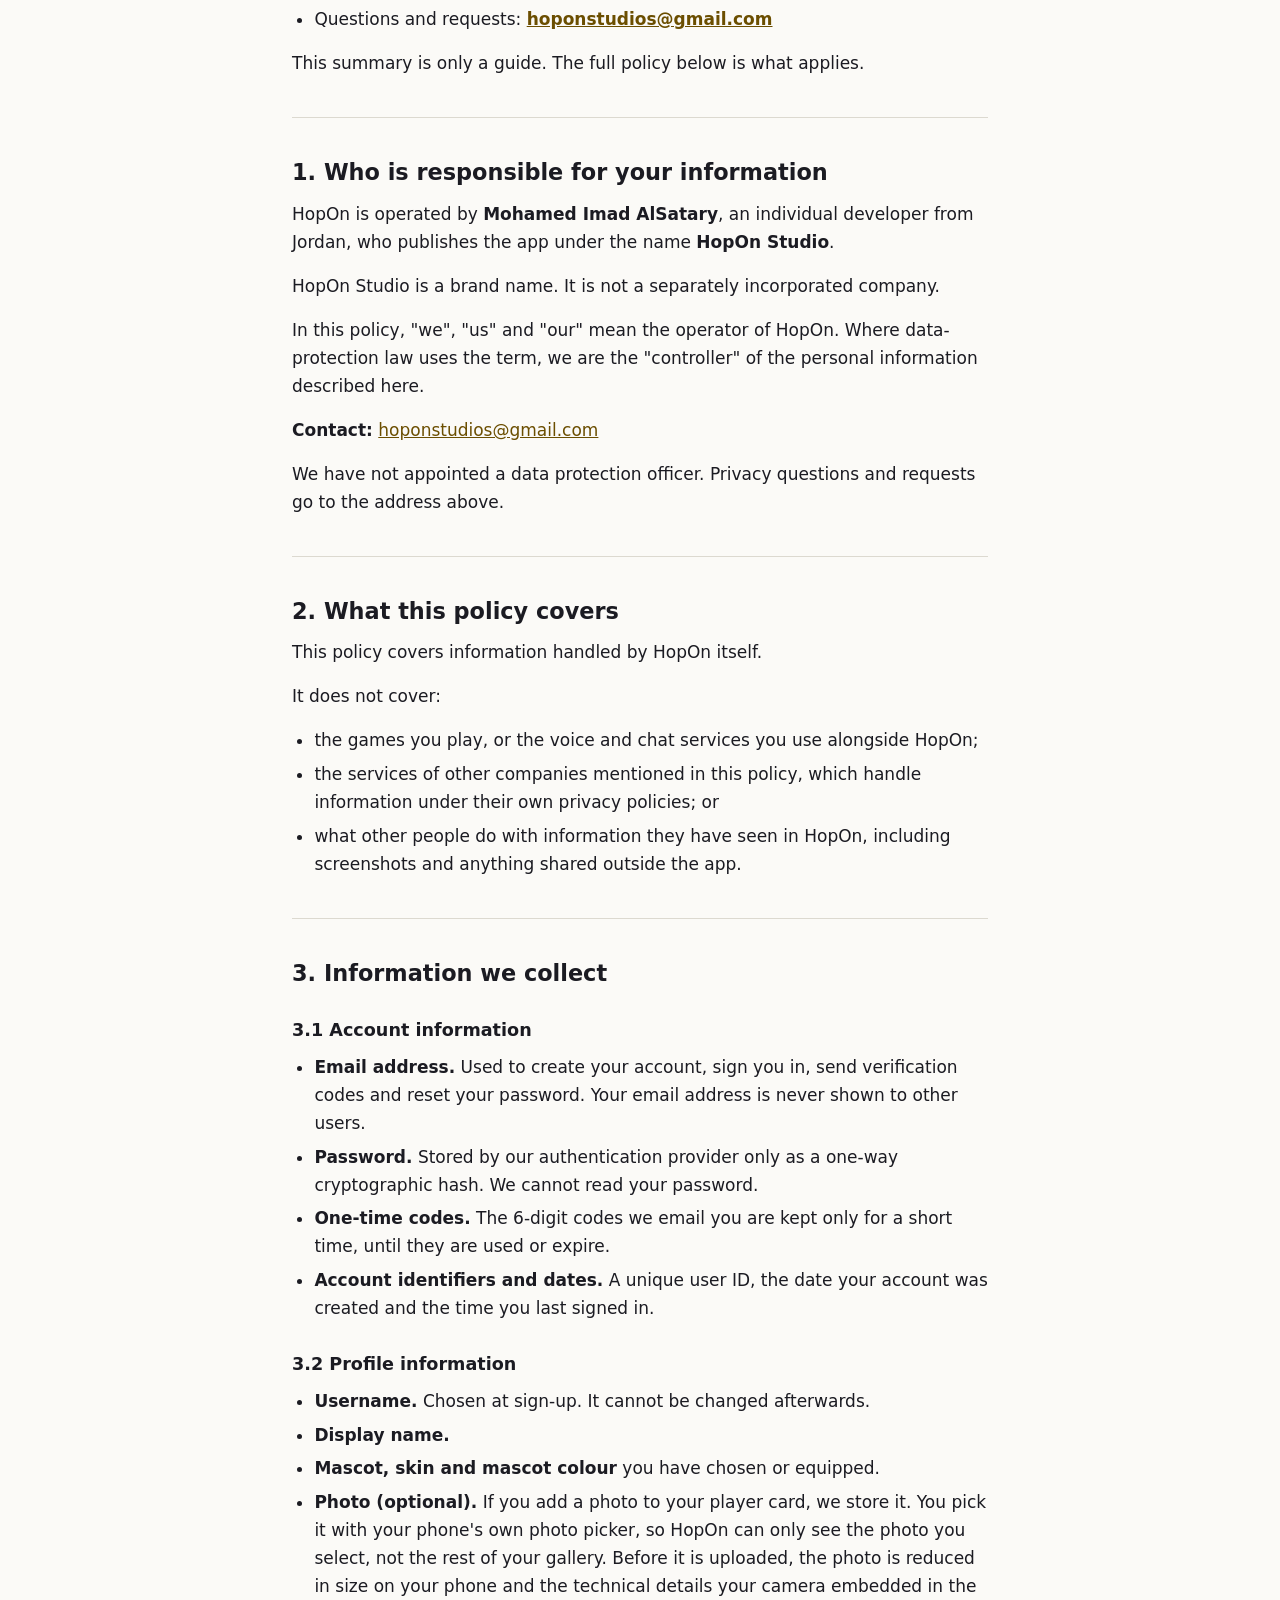
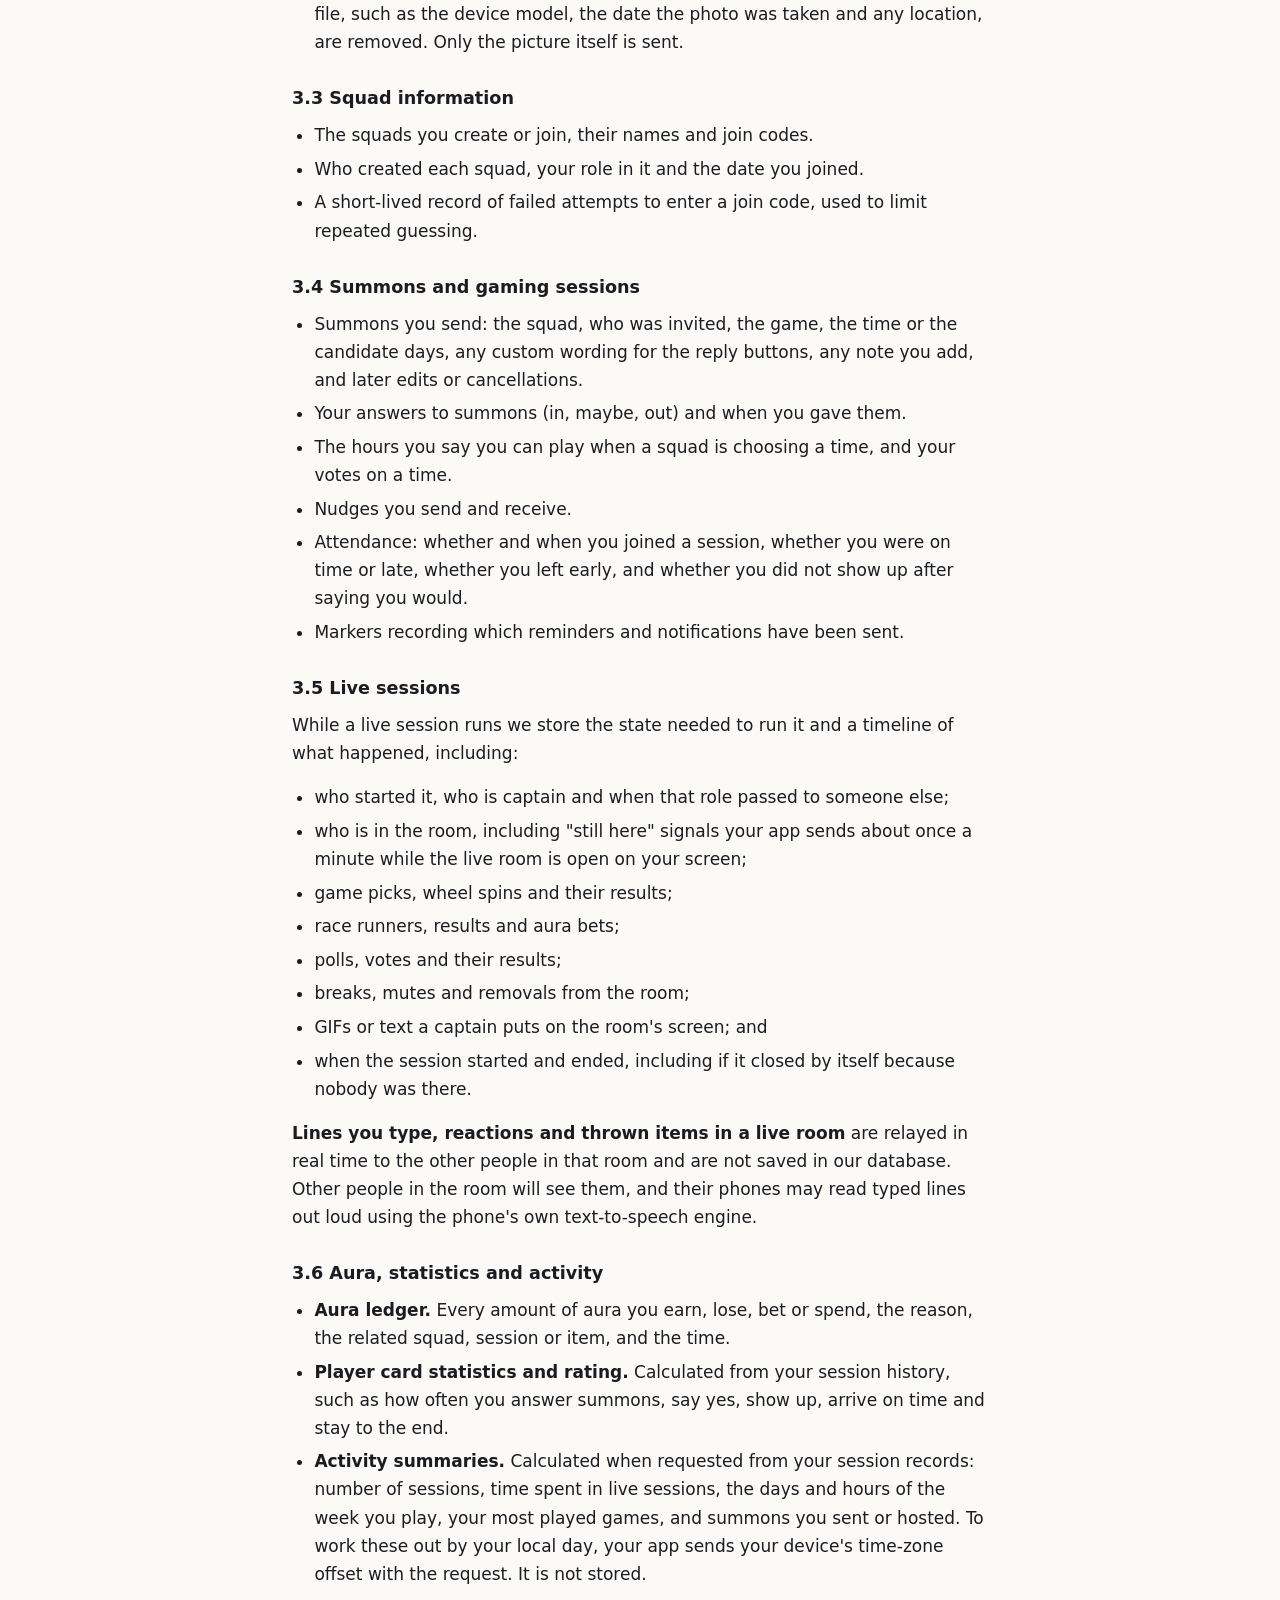
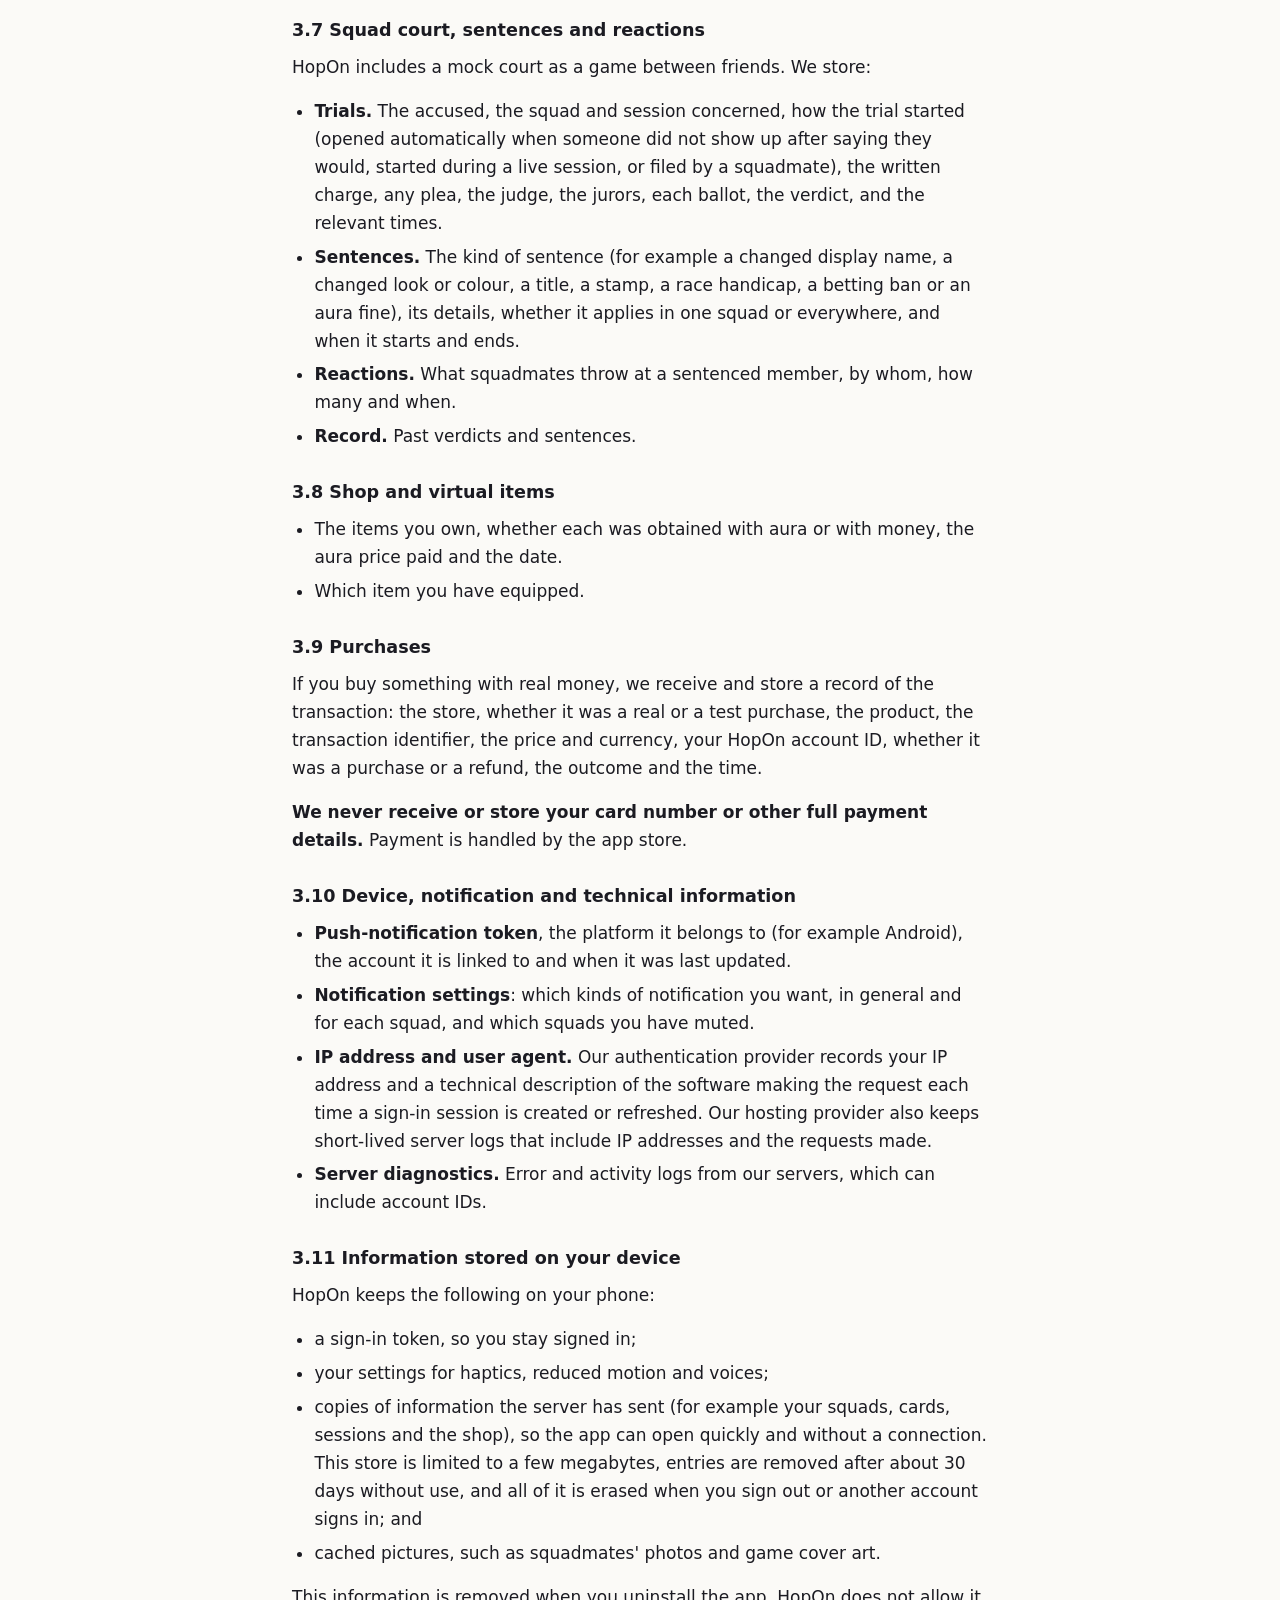
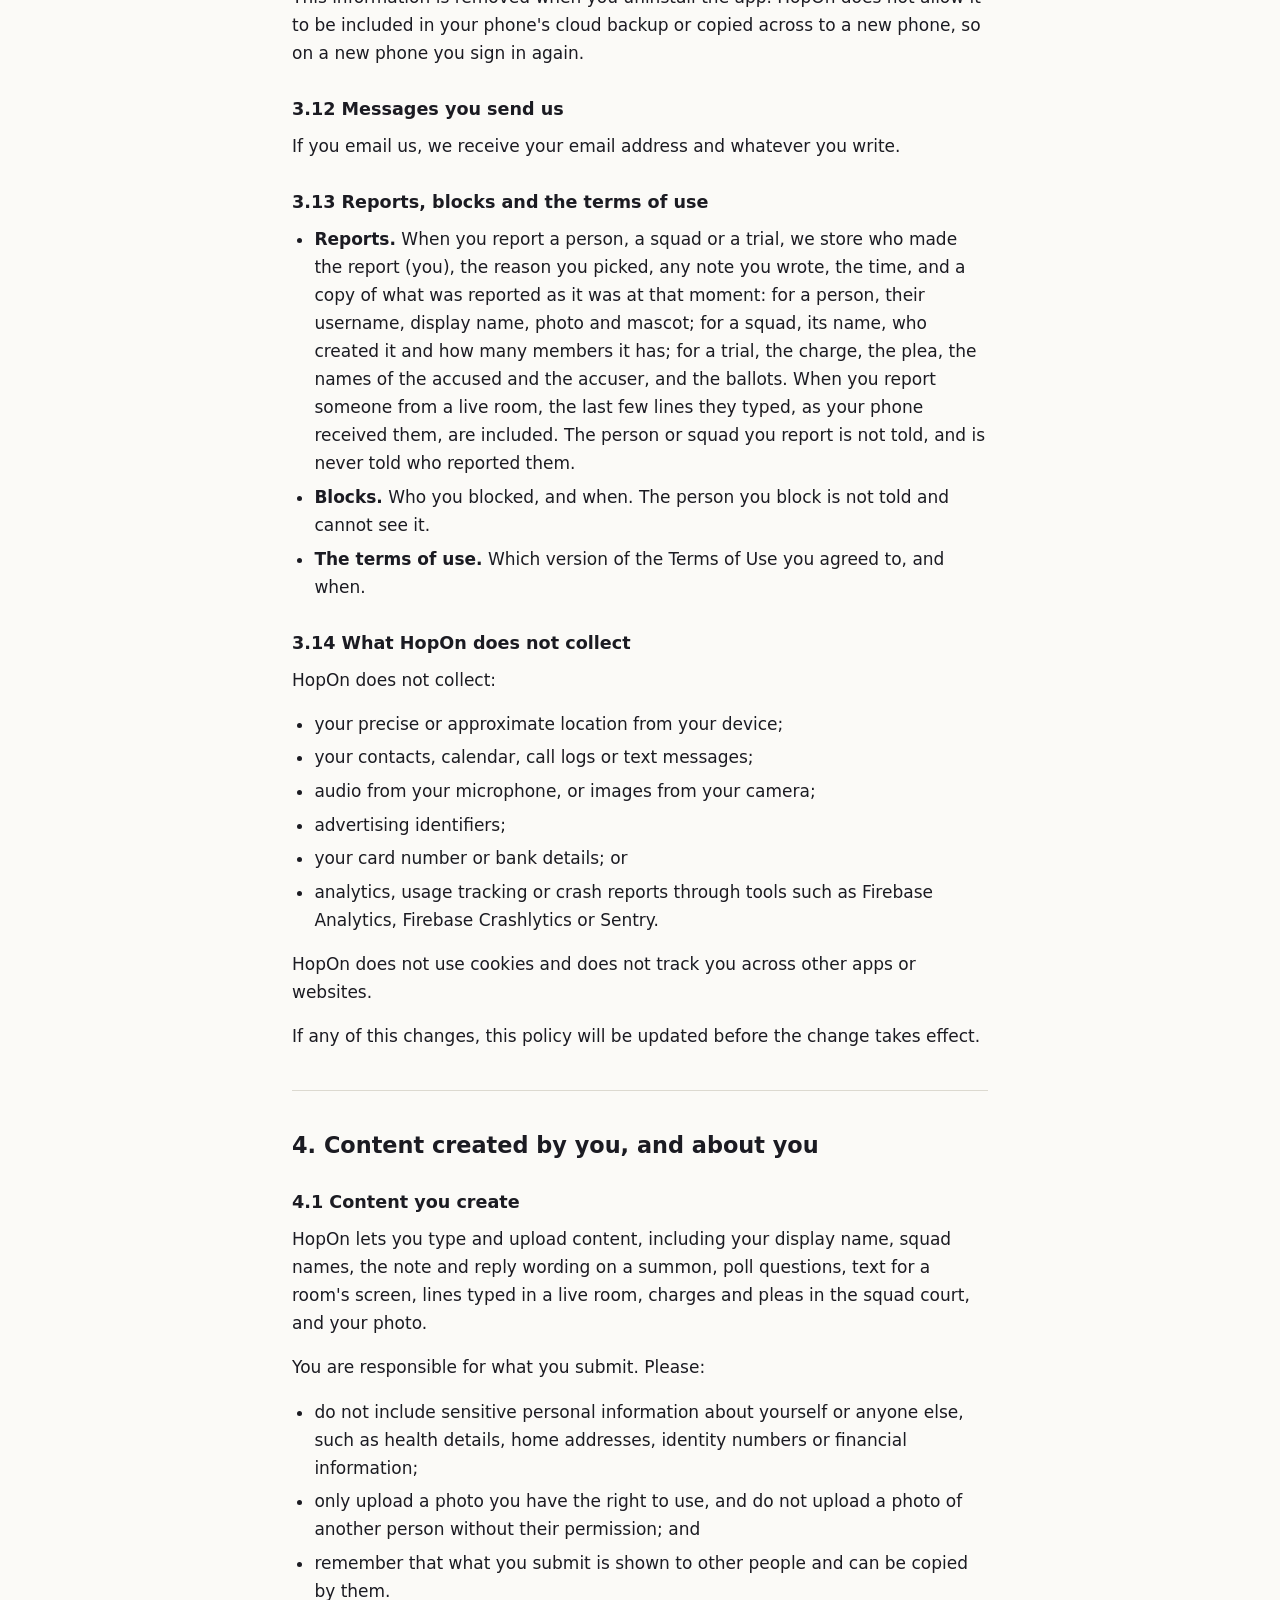
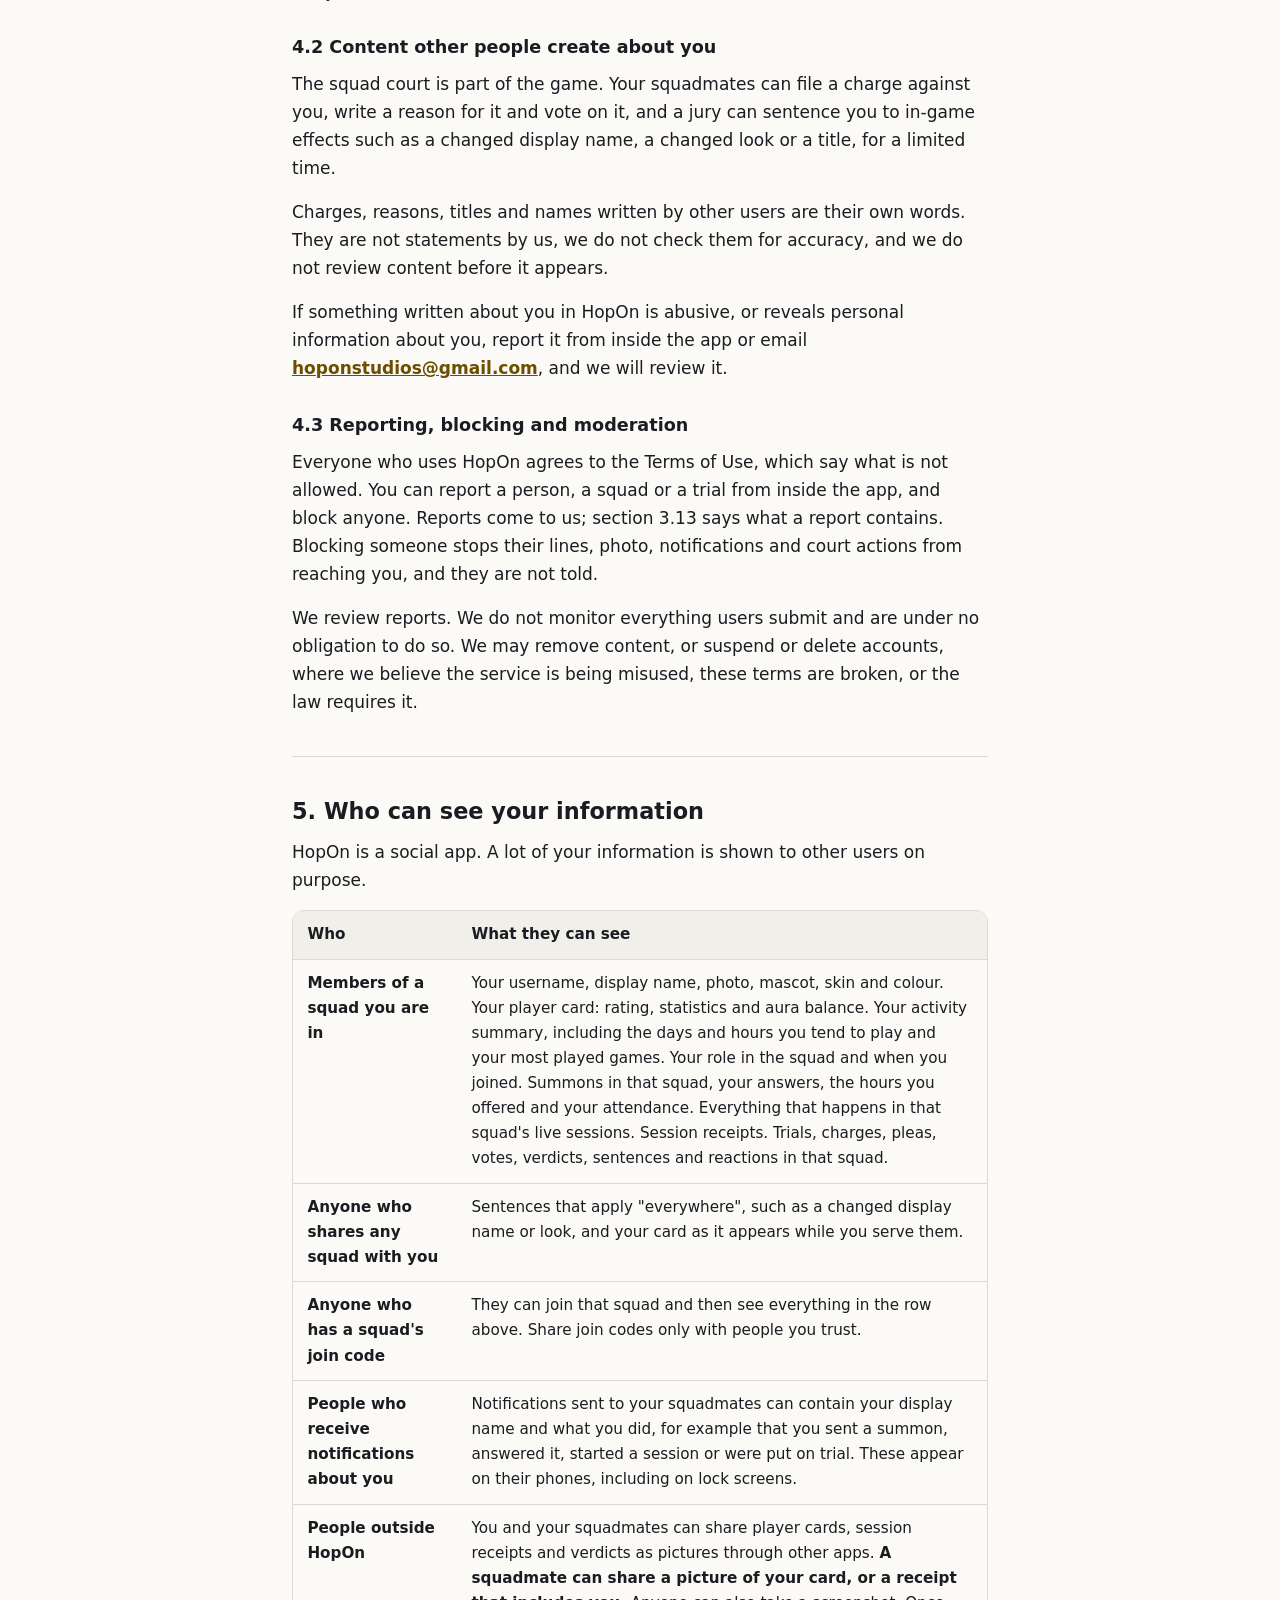
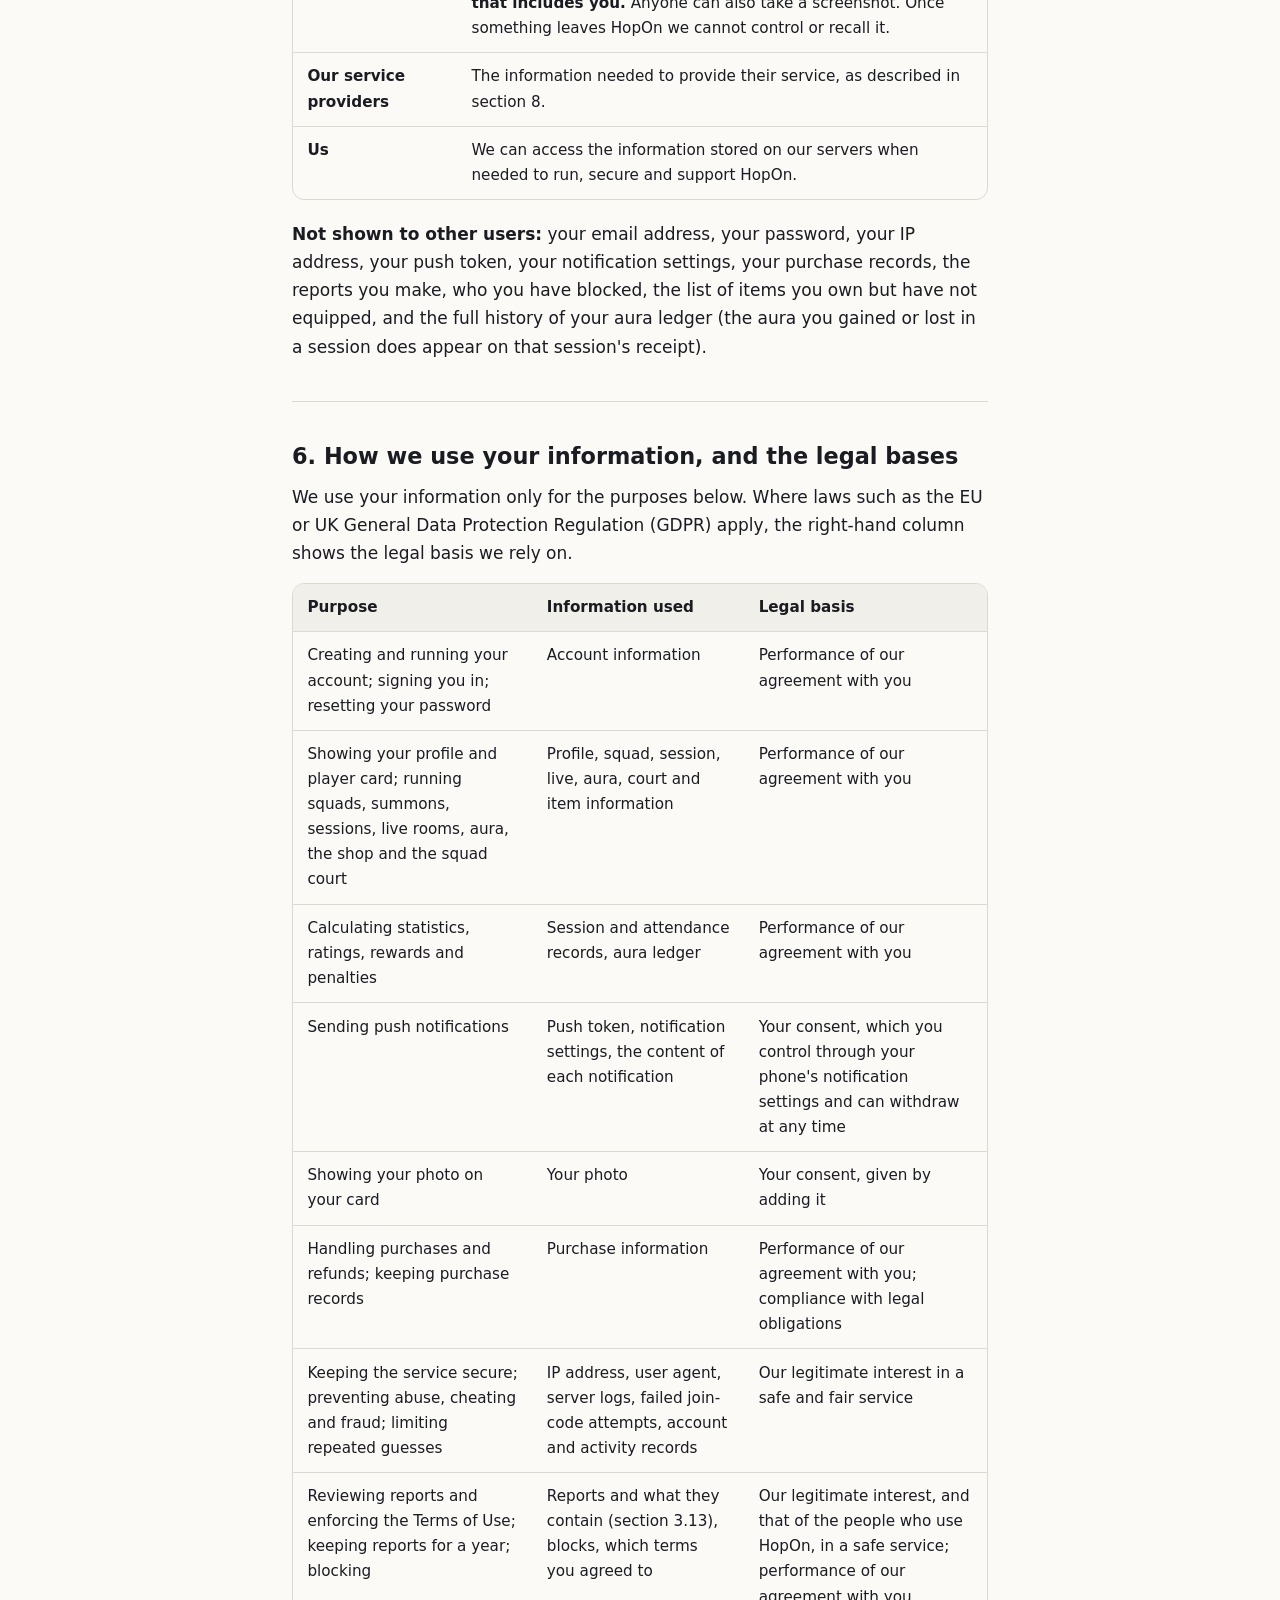
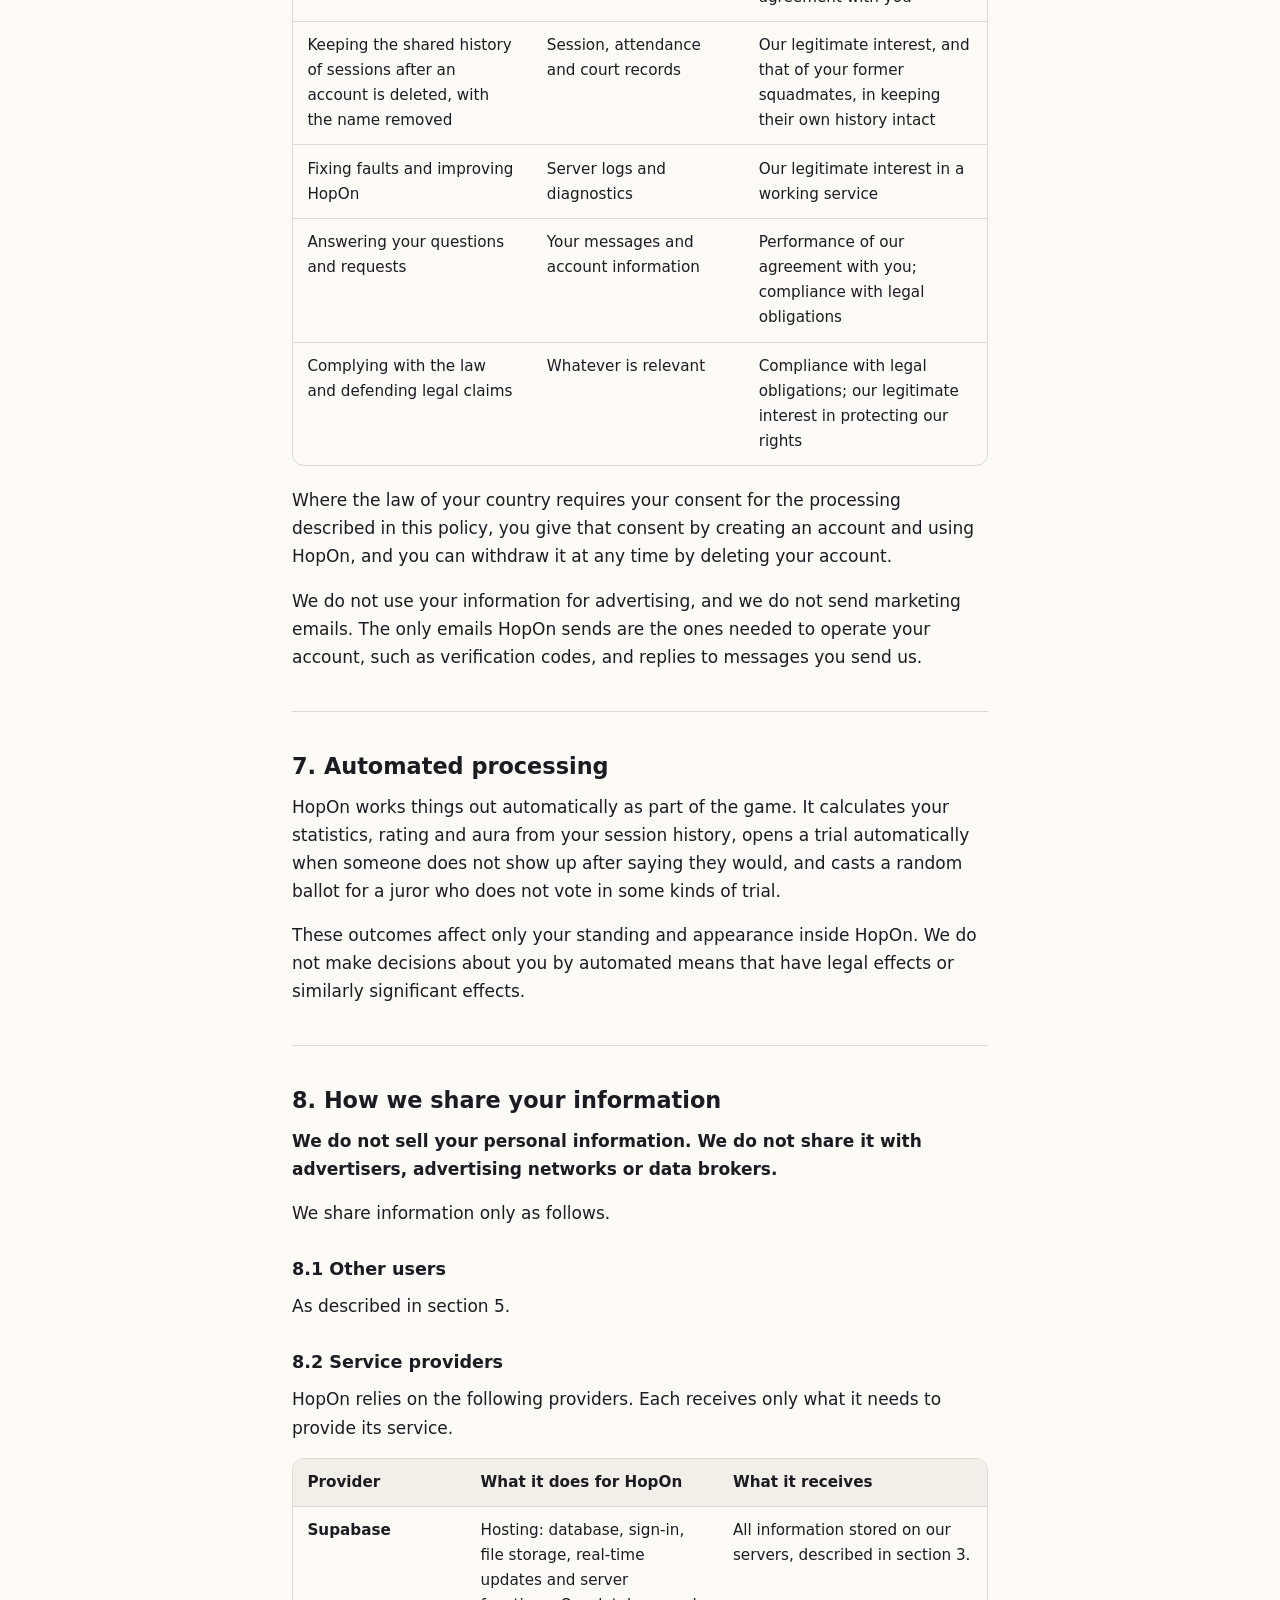
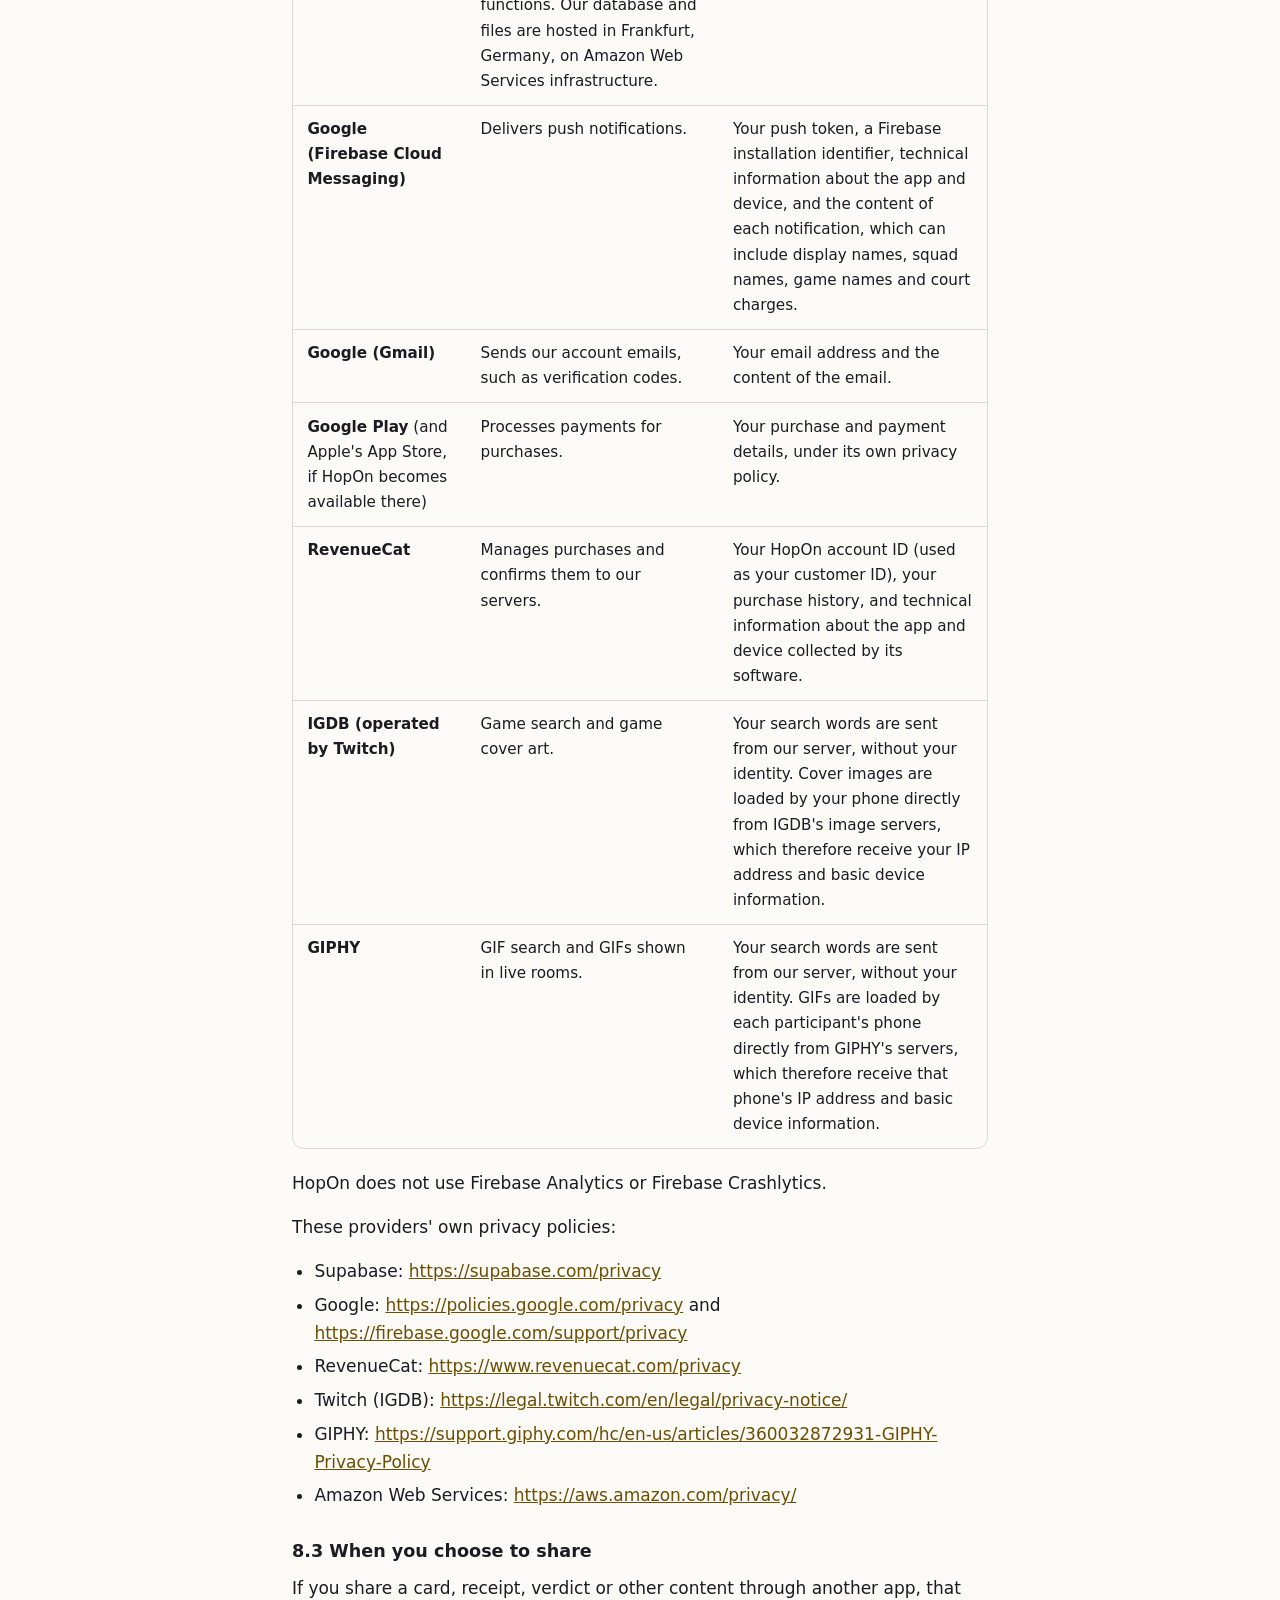
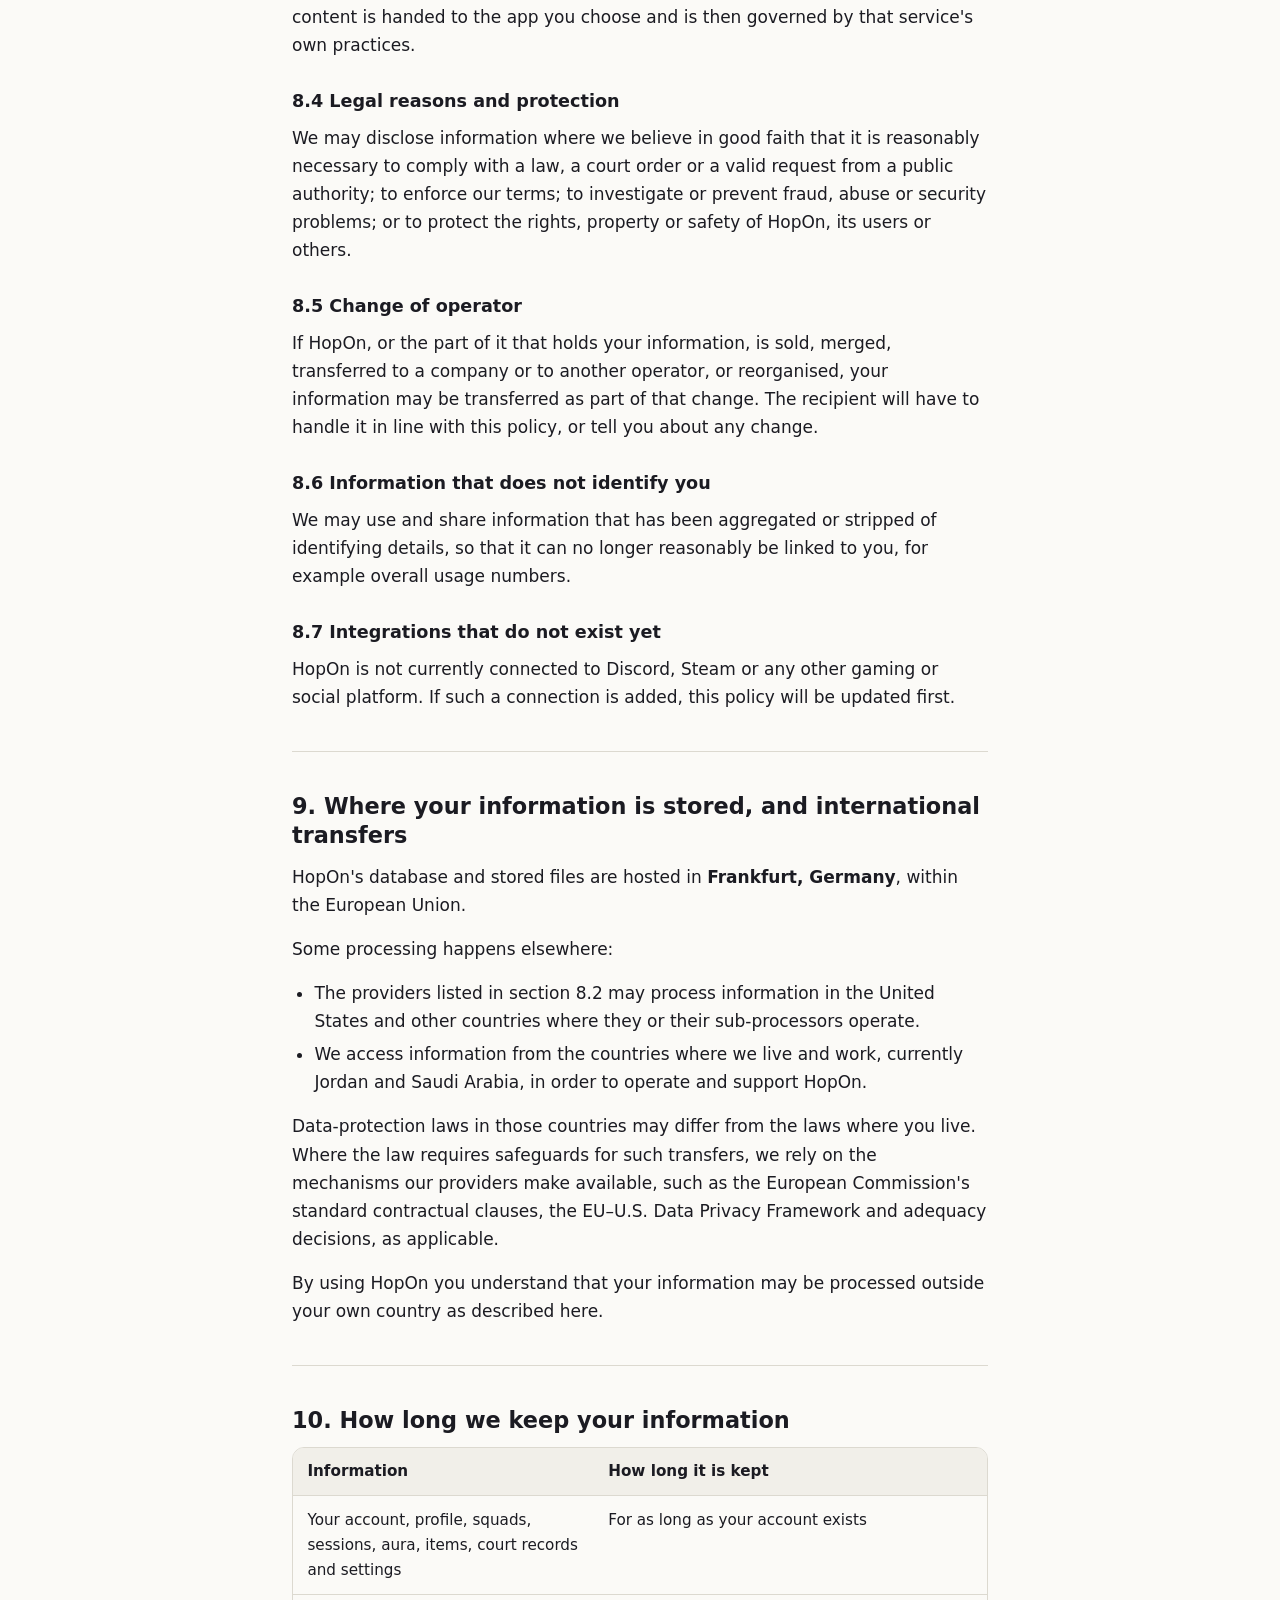
<file: backup/privacy/index.html>
<!doctype html>
<html lang="en">
<head>
<meta charset="utf-8">
<meta name="viewport" content="width=device-width, initial-scale=1">
<title>HopOn Privacy Policy</title>
<meta name="description" content="How HopOn collects, uses, shares and protects your information.">
<link rel="stylesheet" href="../style.css">
</head>
<body>
<header>
  <a class="mark" href="../">HOP<span>ON</span></a>
  <nav>
    <a href="../beta/">Get the beta</a>
    <a href="../privacy/">Privacy Policy</a>
    <a href="../terms/">Terms of Use</a>
    <a href="../delete-account/">Delete your account</a>
  </nav>
</header>
<main>
<h1>HopOn Privacy Policy</h1>
<p><strong>Effective date:</strong> 13 October 2026<br>
<strong>Last updated:</strong> 26 October 2026</p>
<p>This Privacy Policy explains what information HopOn collects, why it is collected, who can see it, who it is shared with, how long it is kept, and the choices and rights you have.</p>
<p>It applies to the HopOn mobile application, the servers behind it, and the emails sent to operate it (together, "HopOn" or "the service").</p>
<p>Please read it before you use HopOn. By creating an account or using HopOn you confirm that you have read this policy. If you do not agree with it, please do not use HopOn.</p>
<nav class="contents" aria-label="Contents">
<ol>
  <li><a href="#the-short-version">The short version</a></li>
  <li><a href="#1-who-is-responsible-for-your-information">1. Who is responsible for your information</a></li>
  <li><a href="#2-what-this-policy-covers">2. What this policy covers</a></li>
  <li><a href="#3-information-we-collect">3. Information we collect</a></li>
  <li><a href="#4-content-created-by-you-and-about-you">4. Content created by you, and about you</a></li>
  <li><a href="#5-who-can-see-your-information">5. Who can see your information</a></li>
  <li><a href="#6-how-we-use-your-information-and-the-legal-bases">6. How we use your information, and the legal bases</a></li>
  <li><a href="#7-automated-processing">7. Automated processing</a></li>
  <li><a href="#8-how-we-share-your-information">8. How we share your information</a></li>
  <li><a href="#9-where-your-information-is-stored-and-international-transfers">9. Where your information is stored, and international transfers</a></li>
  <li><a href="#10-how-long-we-keep-your-information">10. How long we keep your information</a></li>
  <li><a href="#11-deleting-your-account-and-your-information">11. Deleting your account and your information</a></li>
  <li><a href="#12-security">12. Security</a></li>
  <li><a href="#13-children-and-age-requirements">13. Children and age requirements</a></li>
  <li><a href="#14-your-rights-and-choices">14. Your rights and choices</a></li>
  <li><a href="#15-other-companies-services-and-content">15. Other companies&#x27; services and content</a></li>
  <li><a href="#16-changes-to-this-policy">16. Changes to this policy</a></li>
  <li><a href="#17-other-important-points">17. Other important points</a></li>
  <li><a href="#18-contact-us">18. Contact us</a></li>
</ol>
</nav>
<hr>
<h2 id="the-short-version">The short version</h2>
<ul>
  <li>HopOn is a social app for friends who play games together: squads, summons to play, live sessions, a player card, an in-app score called aura, and a mock "squad court".</li>
  <li>We collect what the app needs to work: your email address, the profile you create, what you do in squads and sessions, a push-notification token, and basic technical information such as your IP address.</li>
  <li><strong>Much of what you do in HopOn is visible to the people in your squads.</strong> That is the purpose of the app. Section 5 says exactly who can see what.</li>
  <li>We do not sell your information. HopOn has no advertising, no advertising identifiers, and no analytics or tracking tools.</li>
  <li>HopOn does not ask for your location, contacts, microphone or camera.</li>
  <li>Your information is stored in the European Union (Frankfurt, Germany). Some of the service providers we rely on are outside the EU.</li>
  <li>You can delete your account in the app at any time. Deletion is immediate and permanent. Some records of sessions you shared with other people remain, without your name. Section 11 explains this.</li>
  <li>HopOn is for people aged 16 and over.</li>
  <li>Questions and requests: <strong><a href="mailto:hoponstudios@gmail.com">hoponstudios@gmail.com</a></strong></li>
</ul>
<p>This summary is only a guide. The full policy below is what applies.</p>
<hr>
<h2 id="1-who-is-responsible-for-your-information">1. Who is responsible for your information</h2>
<p>HopOn is operated by <strong>Mohamed Imad AlSatary</strong>, an individual developer from Jordan, who publishes the app under the name <strong>HopOn Studio</strong>.</p>
<p>HopOn Studio is a brand name. It is not a separately incorporated company.</p>
<p>In this policy, "we", "us" and "our" mean the operator of HopOn. Where data-protection law uses the term, we are the "controller" of the personal information described here.</p>
<p><strong>Contact:</strong> <a href="mailto:hoponstudios@gmail.com">hoponstudios@gmail.com</a></p>
<p>We have not appointed a data protection officer. Privacy questions and requests go to the address above.</p>
<hr>
<h2 id="2-what-this-policy-covers">2. What this policy covers</h2>
<p>This policy covers information handled by HopOn itself.</p>
<p>It does not cover:</p>
<ul>
  <li>the games you play, or the voice and chat services you use alongside HopOn;</li>
  <li>the services of other companies mentioned in this policy, which handle information under their own privacy policies; or</li>
  <li>what other people do with information they have seen in HopOn, including screenshots and anything shared outside the app.</li>
</ul>
<hr>
<h2 id="3-information-we-collect">3. Information we collect</h2>
<h3 id="3-1-account-information">3.1 Account information</h3>
<ul>
  <li><strong>Email address.</strong> Used to create your account, sign you in, send verification codes and reset your password. Your email address is never shown to other users.</li>
  <li><strong>Password.</strong> Stored by our authentication provider only as a one-way cryptographic hash. We cannot read your password.</li>
  <li><strong>One-time codes.</strong> The 6-digit codes we email you are kept only for a short time, until they are used or expire.</li>
  <li><strong>Account identifiers and dates.</strong> A unique user ID, the date your account was created and the time you last signed in.</li>
</ul>
<h3 id="3-2-profile-information">3.2 Profile information</h3>
<ul>
  <li><strong>Username.</strong> Chosen at sign-up. It cannot be changed afterwards.</li>
  <li><strong>Display name.</strong></li>
  <li><strong>Mascot, skin and mascot colour</strong> you have chosen or equipped.</li>
  <li><strong>Photo (optional).</strong> If you add a photo to your player card, we store it. You pick it with your phone's own photo picker, so HopOn can only see the photo you select, not the rest of your gallery. Before it is uploaded, the photo is reduced in size on your phone and the technical details your camera embedded in the file, such as the device model, the date the photo was taken and any location, are removed. Only the picture itself is sent.</li>
</ul>
<h3 id="3-3-squad-information">3.3 Squad information</h3>
<ul>
  <li>The squads you create or join, their names and join codes.</li>
  <li>Who created each squad, your role in it and the date you joined.</li>
  <li>A short-lived record of failed attempts to enter a join code, used to limit repeated guessing.</li>
</ul>
<h3 id="3-4-summons-and-gaming-sessions">3.4 Summons and gaming sessions</h3>
<ul>
  <li>Summons you send: the squad, who was invited, the game, the time or the candidate days, any custom wording for the reply buttons, any note you add, and later edits or cancellations.</li>
  <li>Your answers to summons (in, maybe, out) and when you gave them.</li>
  <li>The hours you say you can play when a squad is choosing a time, and your votes on a time.</li>
  <li>Nudges you send and receive.</li>
  <li>Attendance: whether and when you joined a session, whether you were on time or late, whether you left early, and whether you did not show up after saying you would.</li>
  <li>Markers recording which reminders and notifications have been sent.</li>
</ul>
<h3 id="3-5-live-sessions">3.5 Live sessions</h3>
<p>While a live session runs we store the state needed to run it and a timeline of what happened, including:</p>
<ul>
  <li>who started it, who is captain and when that role passed to someone else;</li>
  <li>who is in the room, including "still here" signals your app sends about once a minute while the live room is open on your screen;</li>
  <li>game picks, wheel spins and their results;</li>
  <li>race runners, results and aura bets;</li>
  <li>polls, votes and their results;</li>
  <li>breaks, mutes and removals from the room;</li>
  <li>GIFs or text a captain puts on the room's screen; and</li>
  <li>when the session started and ended, including if it closed by itself because nobody was there.</li>
</ul>
<p><strong>Lines you type, reactions and thrown items in a live room</strong> are relayed in real time to the other people in that room and are not saved in our database. Other people in the room will see them, and their phones may read typed lines out loud using the phone's own text-to-speech engine.</p>
<h3 id="3-6-aura-statistics-and-activity">3.6 Aura, statistics and activity</h3>
<ul>
  <li><strong>Aura ledger.</strong> Every amount of aura you earn, lose, bet or spend, the reason, the related squad, session or item, and the time.</li>
  <li><strong>Player card statistics and rating.</strong> Calculated from your session history, such as how often you answer summons, say yes, show up, arrive on time and stay to the end.</li>
  <li><strong>Activity summaries.</strong> Calculated when requested from your session records: number of sessions, time spent in live sessions, the days and hours of the week you play, your most played games, and summons you sent or hosted. To work these out by your local day, your app sends your device's time-zone offset with the request. It is not stored.</li>
</ul>
<h3 id="3-7-squad-court-sentences-and-reactions">3.7 Squad court, sentences and reactions</h3>
<p>HopOn includes a mock court as a game between friends. We store:</p>
<ul>
  <li><strong>Trials.</strong> The accused, the squad and session concerned, how the trial started (opened automatically when someone did not show up after saying they would, started during a live session, or filed by a squadmate), the written charge, any plea, the judge, the jurors, each ballot, the verdict, and the relevant times.</li>
  <li><strong>Sentences.</strong> The kind of sentence (for example a changed display name, a changed look or colour, a title, a stamp, a race handicap, a betting ban or an aura fine), its details, whether it applies in one squad or everywhere, and when it starts and ends.</li>
  <li><strong>Reactions.</strong> What squadmates throw at a sentenced member, by whom, how many and when.</li>
  <li><strong>Record.</strong> Past verdicts and sentences.</li>
</ul>
<h3 id="3-8-shop-and-virtual-items">3.8 Shop and virtual items</h3>
<ul>
  <li>The items you own, whether each was obtained with aura or with money, the aura price paid and the date.</li>
  <li>Which item you have equipped.</li>
</ul>
<h3 id="3-9-purchases">3.9 Purchases</h3>
<p>If you buy something with real money, we receive and store a record of the transaction: the store, whether it was a real or a test purchase, the product, the transaction identifier, the price and currency, your HopOn account ID, whether it was a purchase or a refund, the outcome and the time.</p>
<p><strong>We never receive or store your card number or other full payment details.</strong> Payment is handled by the app store.</p>
<h3 id="3-10-device-notification-and-technical-information">3.10 Device, notification and technical information</h3>
<ul>
  <li><strong>Push-notification token</strong>, the platform it belongs to (for example Android), the account it is linked to and when it was last updated.</li>
  <li><strong>Notification settings</strong>: which kinds of notification you want, in general and for each squad, and which squads you have muted.</li>
  <li><strong>IP address and user agent.</strong> Our authentication provider records your IP address and a technical description of the software making the request each time a sign-in session is created or refreshed. Our hosting provider also keeps short-lived server logs that include IP addresses and the requests made.</li>
  <li><strong>Server diagnostics.</strong> Error and activity logs from our servers, which can include account IDs.</li>
</ul>
<h3 id="3-11-information-stored-on-your-device">3.11 Information stored on your device</h3>
<p>HopOn keeps the following on your phone:</p>
<ul>
  <li>a sign-in token, so you stay signed in;</li>
  <li>your settings for haptics, reduced motion and voices;</li>
  <li>copies of information the server has sent (for example your squads, cards, sessions and the shop), so the app can open quickly and without a connection. This store is limited to a few megabytes, entries are removed after about 30 days without use, and all of it is erased when you sign out or another account signs in; and</li>
  <li>cached pictures, such as squadmates' photos and game cover art.</li>
</ul>
<p>This information is removed when you uninstall the app. HopOn does not allow it to be included in your phone's cloud backup or copied across to a new phone, so on a new phone you sign in again.</p>
<h3 id="3-12-messages-you-send-us">3.12 Messages you send us</h3>
<p>If you email us, we receive your email address and whatever you write.</p>
<h3 id="3-13-reports-blocks-and-the-terms-of-use">3.13 Reports, blocks and the terms of use</h3>
<ul>
  <li><strong>Reports.</strong> When you report a person, a squad or a trial, we store who made the report (you), the reason you picked, any note you wrote, the time, and a copy of what was reported as it was at that moment: for a person, their username, display name, photo and mascot; for a squad, its name, who created it and how many members it has; for a trial, the charge, the plea, the names of the accused and the accuser, and the ballots. When you report someone from a live room, the last few lines they typed, as your phone received them, are included. The person or squad you report is not told, and is never told who reported them.</li>
  <li><strong>Blocks.</strong> Who you blocked, and when. The person you block is not told and cannot see it.</li>
  <li><strong>The terms of use.</strong> Which version of the Terms of Use you agreed to, and when.</li>
</ul>
<h3 id="3-14-what-hopon-does-not-collect">3.14 What HopOn does not collect</h3>
<p>HopOn does not collect:</p>
<ul>
  <li>your precise or approximate location from your device;</li>
  <li>your contacts, calendar, call logs or text messages;</li>
  <li>audio from your microphone, or images from your camera;</li>
  <li>advertising identifiers;</li>
  <li>your card number or bank details; or</li>
  <li>analytics, usage tracking or crash reports through tools such as Firebase Analytics, Firebase Crashlytics or Sentry.</li>
</ul>
<p>HopOn does not use cookies and does not track you across other apps or websites.</p>
<p>If any of this changes, this policy will be updated before the change takes effect.</p>
<hr>
<h2 id="4-content-created-by-you-and-about-you">4. Content created by you, and about you</h2>
<h3 id="4-1-content-you-create">4.1 Content you create</h3>
<p>HopOn lets you type and upload content, including your display name, squad names, the note and reply wording on a summon, poll questions, text for a room's screen, lines typed in a live room, charges and pleas in the squad court, and your photo.</p>
<p>You are responsible for what you submit. Please:</p>
<ul>
  <li>do not include sensitive personal information about yourself or anyone else, such as health details, home addresses, identity numbers or financial information;</li>
  <li>only upload a photo you have the right to use, and do not upload a photo of another person without their permission; and</li>
  <li>remember that what you submit is shown to other people and can be copied by them.</li>
</ul>
<h3 id="4-2-content-other-people-create-about-you">4.2 Content other people create about you</h3>
<p>The squad court is part of the game. Your squadmates can file a charge against you, write a reason for it and vote on it, and a jury can sentence you to in-game effects such as a changed display name, a changed look or a title, for a limited time.</p>
<p>Charges, reasons, titles and names written by other users are their own words. They are not statements by us, we do not check them for accuracy, and we do not review content before it appears.</p>
<p>If something written about you in HopOn is abusive, or reveals personal information about you, report it from inside the app or email <strong><a href="mailto:hoponstudios@gmail.com">hoponstudios@gmail.com</a></strong>, and we will review it.</p>
<h3 id="4-3-reporting-blocking-and-moderation">4.3 Reporting, blocking and moderation</h3>
<p>Everyone who uses HopOn agrees to the Terms of Use, which say what is not allowed. You can report a person, a squad or a trial from inside the app, and block anyone. Reports come to us; section 3.13 says what a report contains. Blocking someone stops their lines, photo, notifications and court actions from reaching you, and they are not told.</p>
<p>We review reports. We do not monitor everything users submit and are under no obligation to do so. We may remove content, or suspend or delete accounts, where we believe the service is being misused, these terms are broken, or the law requires it.</p>
<hr>
<h2 id="5-who-can-see-your-information">5. Who can see your information</h2>
<p>HopOn is a social app. A lot of your information is shown to other users on purpose.</p>
<div class="table"><table>
  <thead><tr><th>Who</th><th>What they can see</th></tr></thead>
  <tbody>
    <tr><td><strong>Members of a squad you are in</strong></td><td>Your username, display name, photo, mascot, skin and colour. Your player card: rating, statistics and aura balance. Your activity summary, including the days and hours you tend to play and your most played games. Your role in the squad and when you joined. Summons in that squad, your answers, the hours you offered and your attendance. Everything that happens in that squad's live sessions. Session receipts. Trials, charges, pleas, votes, verdicts, sentences and reactions in that squad.</td></tr>
    <tr><td><strong>Anyone who shares any squad with you</strong></td><td>Sentences that apply "everywhere", such as a changed display name or look, and your card as it appears while you serve them.</td></tr>
    <tr><td><strong>Anyone who has a squad's join code</strong></td><td>They can join that squad and then see everything in the row above. Share join codes only with people you trust.</td></tr>
    <tr><td><strong>People who receive notifications about you</strong></td><td>Notifications sent to your squadmates can contain your display name and what you did, for example that you sent a summon, answered it, started a session or were put on trial. These appear on their phones, including on lock screens.</td></tr>
    <tr><td><strong>People outside HopOn</strong></td><td>You and your squadmates can share player cards, session receipts and verdicts as pictures through other apps. <strong>A squadmate can share a picture of your card, or a receipt that includes you.</strong> Anyone can also take a screenshot. Once something leaves HopOn we cannot control or recall it.</td></tr>
    <tr><td><strong>Our service providers</strong></td><td>The information needed to provide their service, as described in section 8.</td></tr>
    <tr><td><strong>Us</strong></td><td>We can access the information stored on our servers when needed to run, secure and support HopOn.</td></tr>
  </tbody>
</table></div>
<p><strong>Not shown to other users:</strong> your email address, your password, your IP address, your push token, your notification settings, your purchase records, the reports you make, who you have blocked, the list of items you own but have not equipped, and the full history of your aura ledger (the aura you gained or lost in a session does appear on that session's receipt).</p>
<hr>
<h2 id="6-how-we-use-your-information-and-the-legal-bases">6. How we use your information, and the legal bases</h2>
<p>We use your information only for the purposes below. Where laws such as the EU or UK General Data Protection Regulation (GDPR) apply, the right-hand column shows the legal basis we rely on.</p>
<div class="table"><table>
  <thead><tr><th>Purpose</th><th>Information used</th><th>Legal basis</th></tr></thead>
  <tbody>
    <tr><td>Creating and running your account; signing you in; resetting your password</td><td>Account information</td><td>Performance of our agreement with you</td></tr>
    <tr><td>Showing your profile and player card; running squads, summons, sessions, live rooms, aura, the shop and the squad court</td><td>Profile, squad, session, live, aura, court and item information</td><td>Performance of our agreement with you</td></tr>
    <tr><td>Calculating statistics, ratings, rewards and penalties</td><td>Session and attendance records, aura ledger</td><td>Performance of our agreement with you</td></tr>
    <tr><td>Sending push notifications</td><td>Push token, notification settings, the content of each notification</td><td>Your consent, which you control through your phone's notification settings and can withdraw at any time</td></tr>
    <tr><td>Showing your photo on your card</td><td>Your photo</td><td>Your consent, given by adding it</td></tr>
    <tr><td>Handling purchases and refunds; keeping purchase records</td><td>Purchase information</td><td>Performance of our agreement with you; compliance with legal obligations</td></tr>
    <tr><td>Keeping the service secure; preventing abuse, cheating and fraud; limiting repeated guesses</td><td>IP address, user agent, server logs, failed join-code attempts, account and activity records</td><td>Our legitimate interest in a safe and fair service</td></tr>
    <tr><td>Reviewing reports and enforcing the Terms of Use; keeping reports for a year; blocking</td><td>Reports and what they contain (section 3.13), blocks, which terms you agreed to</td><td>Our legitimate interest, and that of the people who use HopOn, in a safe service; performance of our agreement with you</td></tr>
    <tr><td>Keeping the shared history of sessions after an account is deleted, with the name removed</td><td>Session, attendance and court records</td><td>Our legitimate interest, and that of your former squadmates, in keeping their own history intact</td></tr>
    <tr><td>Fixing faults and improving HopOn</td><td>Server logs and diagnostics</td><td>Our legitimate interest in a working service</td></tr>
    <tr><td>Answering your questions and requests</td><td>Your messages and account information</td><td>Performance of our agreement with you; compliance with legal obligations</td></tr>
    <tr><td>Complying with the law and defending legal claims</td><td>Whatever is relevant</td><td>Compliance with legal obligations; our legitimate interest in protecting our rights</td></tr>
  </tbody>
</table></div>
<p>Where the law of your country requires your consent for the processing described in this policy, you give that consent by creating an account and using HopOn, and you can withdraw it at any time by deleting your account.</p>
<p>We do not use your information for advertising, and we do not send marketing emails. The only emails HopOn sends are the ones needed to operate your account, such as verification codes, and replies to messages you send us.</p>
<hr>
<h2 id="7-automated-processing">7. Automated processing</h2>
<p>HopOn works things out automatically as part of the game. It calculates your statistics, rating and aura from your session history, opens a trial automatically when someone does not show up after saying they would, and casts a random ballot for a juror who does not vote in some kinds of trial.</p>
<p>These outcomes affect only your standing and appearance inside HopOn. We do not make decisions about you by automated means that have legal effects or similarly significant effects.</p>
<hr>
<h2 id="8-how-we-share-your-information">8. How we share your information</h2>
<p><strong>We do not sell your personal information. We do not share it with advertisers, advertising networks or data brokers.</strong></p>
<p>We share information only as follows.</p>
<h3 id="8-1-other-users">8.1 Other users</h3>
<p>As described in section 5.</p>
<h3 id="8-2-service-providers">8.2 Service providers</h3>
<p>HopOn relies on the following providers. Each receives only what it needs to provide its service.</p>
<div class="table"><table>
  <thead><tr><th>Provider</th><th>What it does for HopOn</th><th>What it receives</th></tr></thead>
  <tbody>
    <tr><td><strong>Supabase</strong></td><td>Hosting: database, sign-in, file storage, real-time updates and server functions. Our database and files are hosted in Frankfurt, Germany, on Amazon Web Services infrastructure.</td><td>All information stored on our servers, described in section 3.</td></tr>
    <tr><td><strong>Google (Firebase Cloud Messaging)</strong></td><td>Delivers push notifications.</td><td>Your push token, a Firebase installation identifier, technical information about the app and device, and the content of each notification, which can include display names, squad names, game names and court charges.</td></tr>
    <tr><td><strong>Google (Gmail)</strong></td><td>Sends our account emails, such as verification codes.</td><td>Your email address and the content of the email.</td></tr>
    <tr><td><strong>Google Play</strong> (and Apple's App Store, if HopOn becomes available there)</td><td>Processes payments for purchases.</td><td>Your purchase and payment details, under its own privacy policy.</td></tr>
    <tr><td><strong>RevenueCat</strong></td><td>Manages purchases and confirms them to our servers.</td><td>Your HopOn account ID (used as your customer ID), your purchase history, and technical information about the app and device collected by its software.</td></tr>
    <tr><td><strong>IGDB (operated by Twitch)</strong></td><td>Game search and game cover art.</td><td>Your search words are sent from our server, without your identity. Cover images are loaded by your phone directly from IGDB's image servers, which therefore receive your IP address and basic device information.</td></tr>
    <tr><td><strong>GIPHY</strong></td><td>GIF search and GIFs shown in live rooms.</td><td>Your search words are sent from our server, without your identity. GIFs are loaded by each participant's phone directly from GIPHY's servers, which therefore receive that phone's IP address and basic device information.</td></tr>
  </tbody>
</table></div>
<p>HopOn does not use Firebase Analytics or Firebase Crashlytics.</p>
<p>These providers' own privacy policies:</p>
<ul>
  <li>Supabase: <a href="https://supabase.com/privacy">https://supabase.com/privacy</a></li>
  <li>Google: <a href="https://policies.google.com/privacy">https://policies.google.com/privacy</a> and <a href="https://firebase.google.com/support/privacy">https://firebase.google.com/support/privacy</a></li>
  <li>RevenueCat: <a href="https://www.revenuecat.com/privacy">https://www.revenuecat.com/privacy</a></li>
  <li>Twitch (IGDB): <a href="https://legal.twitch.com/en/legal/privacy-notice/">https://legal.twitch.com/en/legal/privacy-notice/</a></li>
  <li>GIPHY: <a href="https://support.giphy.com/hc/en-us/articles/360032872931-GIPHY-Privacy-Policy">https://support.giphy.com/hc/en-us/articles/360032872931-GIPHY-Privacy-Policy</a></li>
  <li>Amazon Web Services: <a href="https://aws.amazon.com/privacy/">https://aws.amazon.com/privacy/</a></li>
</ul>
<h3 id="8-3-when-you-choose-to-share">8.3 When you choose to share</h3>
<p>If you share a card, receipt, verdict or other content through another app, that content is handed to the app you choose and is then governed by that service's own practices.</p>
<h3 id="8-4-legal-reasons-and-protection">8.4 Legal reasons and protection</h3>
<p>We may disclose information where we believe in good faith that it is reasonably necessary to comply with a law, a court order or a valid request from a public authority; to enforce our terms; to investigate or prevent fraud, abuse or security problems; or to protect the rights, property or safety of HopOn, its users or others.</p>
<h3 id="8-5-change-of-operator">8.5 Change of operator</h3>
<p>If HopOn, or the part of it that holds your information, is sold, merged, transferred to a company or to another operator, or reorganised, your information may be transferred as part of that change. The recipient will have to handle it in line with this policy, or tell you about any change.</p>
<h3 id="8-6-information-that-does-not-identify-you">8.6 Information that does not identify you</h3>
<p>We may use and share information that has been aggregated or stripped of identifying details, so that it can no longer reasonably be linked to you, for example overall usage numbers.</p>
<h3 id="8-7-integrations-that-do-not-exist-yet">8.7 Integrations that do not exist yet</h3>
<p>HopOn is not currently connected to Discord, Steam or any other gaming or social platform. If such a connection is added, this policy will be updated first.</p>
<hr>
<h2 id="9-where-your-information-is-stored-and-international-transfers">9. Where your information is stored, and international transfers</h2>
<p>HopOn's database and stored files are hosted in <strong>Frankfurt, Germany</strong>, within the European Union.</p>
<p>Some processing happens elsewhere:</p>
<ul>
  <li>The providers listed in section 8.2 may process information in the United States and other countries where they or their sub-processors operate.</li>
  <li>We access information from the countries where we live and work, currently Jordan and Saudi Arabia, in order to operate and support HopOn.</li>
</ul>
<p>Data-protection laws in those countries may differ from the laws where you live. Where the law requires safeguards for such transfers, we rely on the mechanisms our providers make available, such as the European Commission's standard contractual clauses, the EU–U.S. Data Privacy Framework and adequacy decisions, as applicable.</p>
<p>By using HopOn you understand that your information may be processed outside your own country as described here.</p>
<hr>
<h2 id="10-how-long-we-keep-your-information">10. How long we keep your information</h2>
<div class="table"><table>
  <thead><tr><th>Information</th><th>How long it is kept</th></tr></thead>
  <tbody>
    <tr><td>Your account, profile, squads, sessions, aura, items, court records and settings</td><td>For as long as your account exists</td></tr>
    <tr><td>One-time codes</td><td>A short time, until used or expired</td></tr>
    <tr><td>Sign-in session records, including IP address and user agent</td><td>Until you sign out, the session ends, or your account is deleted</td></tr>
    <tr><td>Push tokens</td><td>Until you sign out, delete your account, or the token stops being valid</td></tr>
    <tr><td>Failed join-code attempts</td><td>Briefly, typically about a day</td></tr>
    <tr><td>Lines typed, reactions and thrown items in a live room</td><td>Not stored, except the last few lines of someone who is reported from a live room, which are kept with the report</td></tr>
    <tr><td>Reports</td><td>One year after we close them (or after they were made, if never closed), then deleted automatically</td></tr>
    <tr><td>Blocks</td><td>Until you unblock the person, or either of you deletes your account</td></tr>
    <tr><td>Which terms you agreed to, and when</td><td>For as long as your account exists</td></tr>
    <tr><td>Session history kept after account deletion, without your name (section 11)</td><td>For as long as the squad it belongs to exists, or for as long as HopOn operates</td></tr>
    <tr><td>Purchase records</td><td>For as long as needed for accounting, refunds, disputes and fraud prevention, and for as long as the law requires</td></tr>
    <tr><td>Server logs</td><td>A limited period set by our hosting provider</td></tr>
    <tr><td>Emails you send us, and copies of the account emails we sent you</td><td>For as long as needed to deal with your request and keep a record of it; cleared periodically</td></tr>
    <tr><td>Backups</td><td>Deleted information can remain in backups for a limited period before it is overwritten</td></tr>
    <tr><td>Information on your phone</td><td>Until you sign out, the cached data expires, you clear the app's data, or you uninstall the app</td></tr>
  </tbody>
</table></div>
<p>We may delete, or remove the identifying details from, an account that has not been used for more than 24 months. Where we reasonably can, we will email you first.</p>
<p>When information is no longer needed, we delete it or remove the details that identify you.</p>
<hr>
<h2 id="11-deleting-your-account-and-your-information">11. Deleting your account and your information</h2>
<h3 id="11-1-in-the-app">11.1 In the app</h3>
<p>Go to <strong>Settings → Account → Delete account</strong>. You will be asked to type a confirmation phrase, enter your password and hold a button.</p>
<p><strong>Deletion happens immediately and cannot be undone. There is no waiting period and no recovery.</strong></p>
<h3 id="11-2-without-the-app">11.2 Without the app</h3>
<p>If you cannot use the app, you can ask us to delete your account:</p>
<ul>
  <li>by email to <strong><a href="mailto:hoponstudios@gmail.com">hoponstudios@gmail.com</a></strong>, sent from the email address of the account, with the subject "Delete my account"; or</li>
  <li>through our deletion request page: <a href="https://hoponstudio.github.io/delete-account/">https://hoponstudio.github.io/delete-account/</a></li>
</ul>
<p>We will confirm that the request comes from the account holder and delete the account within 30 days.</p>
<h3 id="11-3-what-is-deleted">11.3 What is deleted</h3>
<ul>
  <li>your email address, password and all sign-in sessions;</li>
  <li>your username, display name, photo (including the stored file), mascot, skin and colour. Your username becomes available for anyone to register again;</li>
  <li>your push tokens and notification settings;</li>
  <li>your aura and its whole ledger;</li>
  <li>every item you own, <strong>including items you paid for with real money</strong>;</li>
  <li>trials in which you were the accused, your sentences, and the reactions thrown at you;</li>
  <li>the hours you offered for squad-picked times, and your nudges;</li>
  <li>the people you blocked, and anyone's block of you, and the record of which terms you agreed to; and</li>
  <li>your membership of every squad.</li>
</ul>
<h3 id="11-4-what-happens-to-things-you-were-running">11.4 What happens to things you were running</h3>
<ul>
  <li><strong>Squads you created</strong> pass to the member who has been in the squad longest. A squad with no other member is deleted, together with its history.</li>
  <li><strong>A live session you are captain of</strong> passes to another participant, or ends if you are alone in it.</li>
  <li><strong>A summon of yours that has not started</strong> is called off, and the people you summoned are told.</li>
  <li><strong>An open trial where you are a juror</strong> continues without your ballot.</li>
</ul>
<h3 id="11-5-what-is-kept-without-your-name">11.5 What is kept, without your name</h3>
<p>Sessions and trials are shared with other people, and removing your part entirely would damage their history. So the following stays, attached to an empty placeholder called <strong>"Deleted User"</strong> with a generic avatar:</p>
<ul>
  <li>your place in past sessions, including sessions you summoned or captained: your answer, whether and when you joined, and whether you were late, left early or did not show up;</li>
  <li>your ballots and other parts in other people's closed trials;</li>
  <li>reactions you threw at other people;</li>
  <li>trials you filed against other people, with the accuser shown as "Deleted User";</li>
  <li>reports you made, without your name on them, until they expire (section 10); and</li>
  <li>the internal identifier of the placeholder.</li>
</ul>
<p>These records no longer contain your name, username, photo or email address, and we no longer link them to you. People who played with you may still recognise which place was yours.</p>
<p><strong>Text that other people typed is not rewritten.</strong> If a squadmate wrote your name in a charge, a title or another free-text field of their own, it stays as they wrote it. Contact us if you want us to review something specific.</p>
<p><strong>Reports other people made about you are kept</strong> as they were made, including the copy of what was reported, which can include your username, display name and photo, until they expire one year after we close them (section 10). We keep them to deal with misuse of HopOn and to protect the people who use it.</p>
<h3 id="11-6-purchase-records">11.6 Purchase records</h3>
<p>Records of real-money purchases are kept after deletion, together with the account identifier they were made under, for accounting, refunds, disputes, fraud prevention and legal compliance. Keeping these records does not mean your account still exists.</p>
<h3 id="11-7-information-held-by-other-companies">11.7 Information held by other companies</h3>
<ul>
  <li>The app store and RevenueCat keep their own records of your purchases. These are not deleted automatically when you delete your HopOn account. You can ask us to request deletion of the record RevenueCat holds for you, subject to what must be kept by law.</li>
  <li>Google may retain technical records relating to push notifications under its own policies.</li>
  <li>Content that you or others shared outside HopOn is beyond our control.</li>
</ul>
<h3 id="11-8-other-things-to-know">11.8 Other things to know</h3>
<ul>
  <li><strong>Uninstalling the app or signing out does not delete your account.</strong></li>
  <li>Deleted information may remain in backups and server logs for a limited period before it is overwritten.</li>
  <li>After deletion you may sign up again with the same email address. It will be a new account: nothing from the old one is restored.</li>
  <li>You can change your display name, replace your photo, change your mascot colour, change your notification settings and leave a squad at any time without deleting your account. To have your photo removed without replacing it, or to correct your email address, email us.</li>
</ul>
<hr>
<h2 id="12-security">12. Security</h2>
<p>We take reasonable technical and organisational measures to protect your information, including:</p>
<ul>
  <li>encrypted connections (HTTPS/TLS) between the app and our servers;</li>
  <li>encryption of stored data by our hosting provider;</li>
  <li>passwords stored only as one-way hashes;</li>
  <li>access rules enforced on the server, so that a user can read only what the app is meant to show them, in general their own information and that of people in their squads;</li>
  <li>profile photos stored privately, and handed only to their owner and to members of their squads;</li>
  <li>actions that matter, such as earning aura, verdicts, purchases and account deletion, being decided on the server rather than on a phone;</li>
  <li>secret keys kept on the server and out of the app; and</li>
  <li>limits on file types and sizes, and on repeated attempts.</li>
</ul>
<p><strong>No app, server or method of transmission is completely secure, and we cannot guarantee the security of your information.</strong> You use HopOn knowing this.</p>
<p>You can help: use a strong password that you do not use elsewhere, keep your phone locked, and do not share your password. If you believe your account has been accessed without your permission, email us straight away.</p>
<p>If we become aware of a security breach affecting your personal information, we will notify you and the relevant authorities where the law requires it.</p>
<hr>
<h2 id="13-children-and-age-requirements">13. Children and age requirements</h2>
<p>HopOn is intended for people who are <strong>at least 16 years old</strong>. Anyone under 16 is not permitted to create or use a HopOn account.</p>
<p>If you are 16 or older but under the age at which you are legally an adult where you live, you may use HopOn only with the permission of a parent or legal guardian, who should read this policy with you.</p>
<p>HopOn does not verify age automatically. If we learn that an account belongs to someone under 16, we will delete the account and the information associated with it, apart from any limited information we are required or permitted to keep.</p>
<p>If you are a parent or guardian and believe your child has given us personal information, email <strong><a href="mailto:hoponstudios@gmail.com">hoponstudios@gmail.com</a></strong>.</p>
<hr>
<h2 id="14-your-rights-and-choices">14. Your rights and choices</h2>
<h3 id="14-1-controls-inside-the-app">14.1 Controls inside the app</h3>
<ul>
  <li>Change your display name, photo and mascot colour.</li>
  <li>Choose which notifications you receive, in general and for each squad, and mute a squad.</li>
  <li>Turn notifications off entirely in your phone's settings.</li>
  <li>Turn off voices (typed lines being read out loud) in Settings.</li>
  <li>Leave a squad. A squad's creator deletes the squad instead.</li>
  <li>Sign out, which removes the copies of your account's information that HopOn stored on your phone.</li>
  <li>Delete your account (section 11).</li>
</ul>
<h3 id="14-2-your-rights">14.2 Your rights</h3>
<p>Depending on where you live, you may have the right to:</p>
<ul>
  <li>be told what personal information we hold about you and how it is used;</li>
  <li>receive a copy of it, including in a commonly used electronic format;</li>
  <li>have inaccurate or incomplete information corrected;</li>
  <li>have your information deleted;</li>
  <li>restrict or object to certain uses of it;</li>
  <li>withdraw consent where we rely on consent, without affecting what was done before; and</li>
  <li>complain to a data-protection authority.</li>
</ul>
<p>These rights are not absolute. We may refuse or limit a request where the law allows it, for example where we must keep certain records, where a request would reveal another person's information, or where a request is manifestly unfounded or excessive.</p>
<h3 id="14-3-european-economic-area-united-kingdom-and-switzerland">14.3 European Economic Area, United Kingdom and Switzerland</h3>
<p>If you are in the EEA, the UK or Switzerland, you have the rights of access, rectification, erasure, restriction, data portability and objection under the GDPR and its local equivalents, and the right to withdraw consent at any time. The legal bases we rely on are in section 6.</p>
<p><strong>You can object at any time to processing based on our legitimate interests.</strong> We will stop unless we have compelling grounds to continue or need the information for legal claims.</p>
<p>You also have the right to lodge a complaint with the data-protection authority of the country where you live or work, or where you believe a breach occurred. We would appreciate the chance to address your concern first.</p>
<h3 id="14-4-united-states-including-california">14.4 United States, including California</h3>
<ul>
  <li>We do not sell personal information.</li>
  <li>We do not share personal information for cross-context behavioural advertising or use it for targeted advertising.</li>
  <li>We do not knowingly collect information from anyone under 16.</li>
  <li>The categories of information we collect, the purposes and the recipients are described in sections 3, 6 and 8. In summary: identifiers (such as email address, username, account ID, IP address and push token), profile and user-generated content, records of activity in the app, purchase records, and technical information.</li>
  <li>Subject to applicable law, you may ask to know what personal information we hold about you, to have it corrected and to have it deleted. We will not treat you differently for making a request.</li>
  <li>You may make a request through an authorised agent. We may ask for proof of the agent's authority and verify your identity directly.</li>
  <li>Because HopOn does not track you across other apps or websites, it does not respond to "Do Not Track" or similar signals.</li>
</ul>
<h3 id="14-5-jordan">14.5 Jordan</h3>
<p>If you are in Jordan, the Personal Data Protection Law (No. 24 of 2023) gives you rights over your personal data, including the right to know about and access it, to have it corrected or updated, to have it erased, to object to or restrict its processing, to withdraw your consent, and to receive a copy of it. You may also submit a complaint to the competent data-protection authority in Jordan.</p>
<h3 id="14-6-saudi-arabia">14.6 Saudi Arabia</h3>
<p>If you are in the Kingdom of Saudi Arabia, the Personal Data Protection Law gives you the right to be informed about how your personal data is collected and used, to access it, to obtain a copy in a readable and clear format, to have it corrected, completed or updated, to request its destruction when it is no longer needed, and to withdraw your consent. You may also submit a complaint to the Saudi Data and Artificial Intelligence Authority (SDAIA).</p>
<h3 id="14-7-other-countries">14.7 Other countries</h3>
<p>If you live elsewhere, you may have similar rights under your local law. We will handle any request in line with the law that applies to you.</p>
<h3 id="14-8-how-to-make-a-request">14.8 How to make a request</h3>
<p>Email <strong><a href="mailto:hoponstudios@gmail.com">hoponstudios@gmail.com</a></strong> from the email address of your account and tell us what you are asking for.</p>
<ul>
  <li>We may need to verify that the request comes from the account holder before acting on it.</li>
  <li>We aim to respond within one month. Where the law allows and the request is complex, this can be extended, and we will tell you if so.</li>
  <li>Requests are free of charge. Where the law allows, we may charge a reasonable fee or decline a request that is manifestly unfounded, repetitive or excessive.</li>
</ul>
<hr>
<h2 id="15-other-companies-services-and-content">15. Other companies' services and content</h2>
<p>HopOn shows content that comes from other companies, such as game names and cover art from IGDB and GIFs from GIPHY, and it works alongside services such as your app store and your phone's operating system, speech engine and notification system.</p>
<p>We do not control those companies and are not responsible for their content, their security or how they handle information. Their own terms and privacy policies apply to them.</p>
<hr>
<h2 id="16-changes-to-this-policy">16. Changes to this policy</h2>
<p>We may update this policy as HopOn, its features, its providers or the law change.</p>
<p>When we do, we will change the "Last updated" date at the top. If a change materially affects how your information is handled, we will give you reasonable notice, for example in the app or by email, before it takes effect.</p>
<p>If you continue to use HopOn after an updated policy takes effect, the updated policy applies to you. If you do not agree with it, stop using HopOn and delete your account.</p>
<hr>
<h2 id="17-other-important-points">17. Other important points</h2>
<ul>
  <li><strong>HopOn is operated by an individual developer, not a company.</strong> We make an honest effort to describe our practices accurately and to keep this policy up to date.</li>
  <li>This policy describes how we handle information. It is not a contract and does not create rights or obligations beyond those the law provides. Nothing in it limits any right you have that cannot be limited by law.</li>
  <li>If this policy is translated, the English version prevails in the event of any difference.</li>
  <li>If any part of this policy is found to be invalid or unenforceable, the rest continues to apply.</li>
</ul>
<hr>
<h2 id="18-contact-us">18. Contact us</h2>
<p>Questions, concerns or requests about this policy or your information:</p>
<p><strong>HopOn Studio</strong><br>
<strong>Email:</strong> <a href="mailto:hoponstudios@gmail.com">hoponstudios@gmail.com</a></p>
<p>HopOn Studio is a brand name and is not a separately incorporated legal entity.</p>
</main>
<footer>
  <p>HopOn is published by HopOn Studio · <a href="mailto:hoponstudios@gmail.com">hoponstudios@gmail.com</a></p>
</footer>
</body>
</html>
</file>
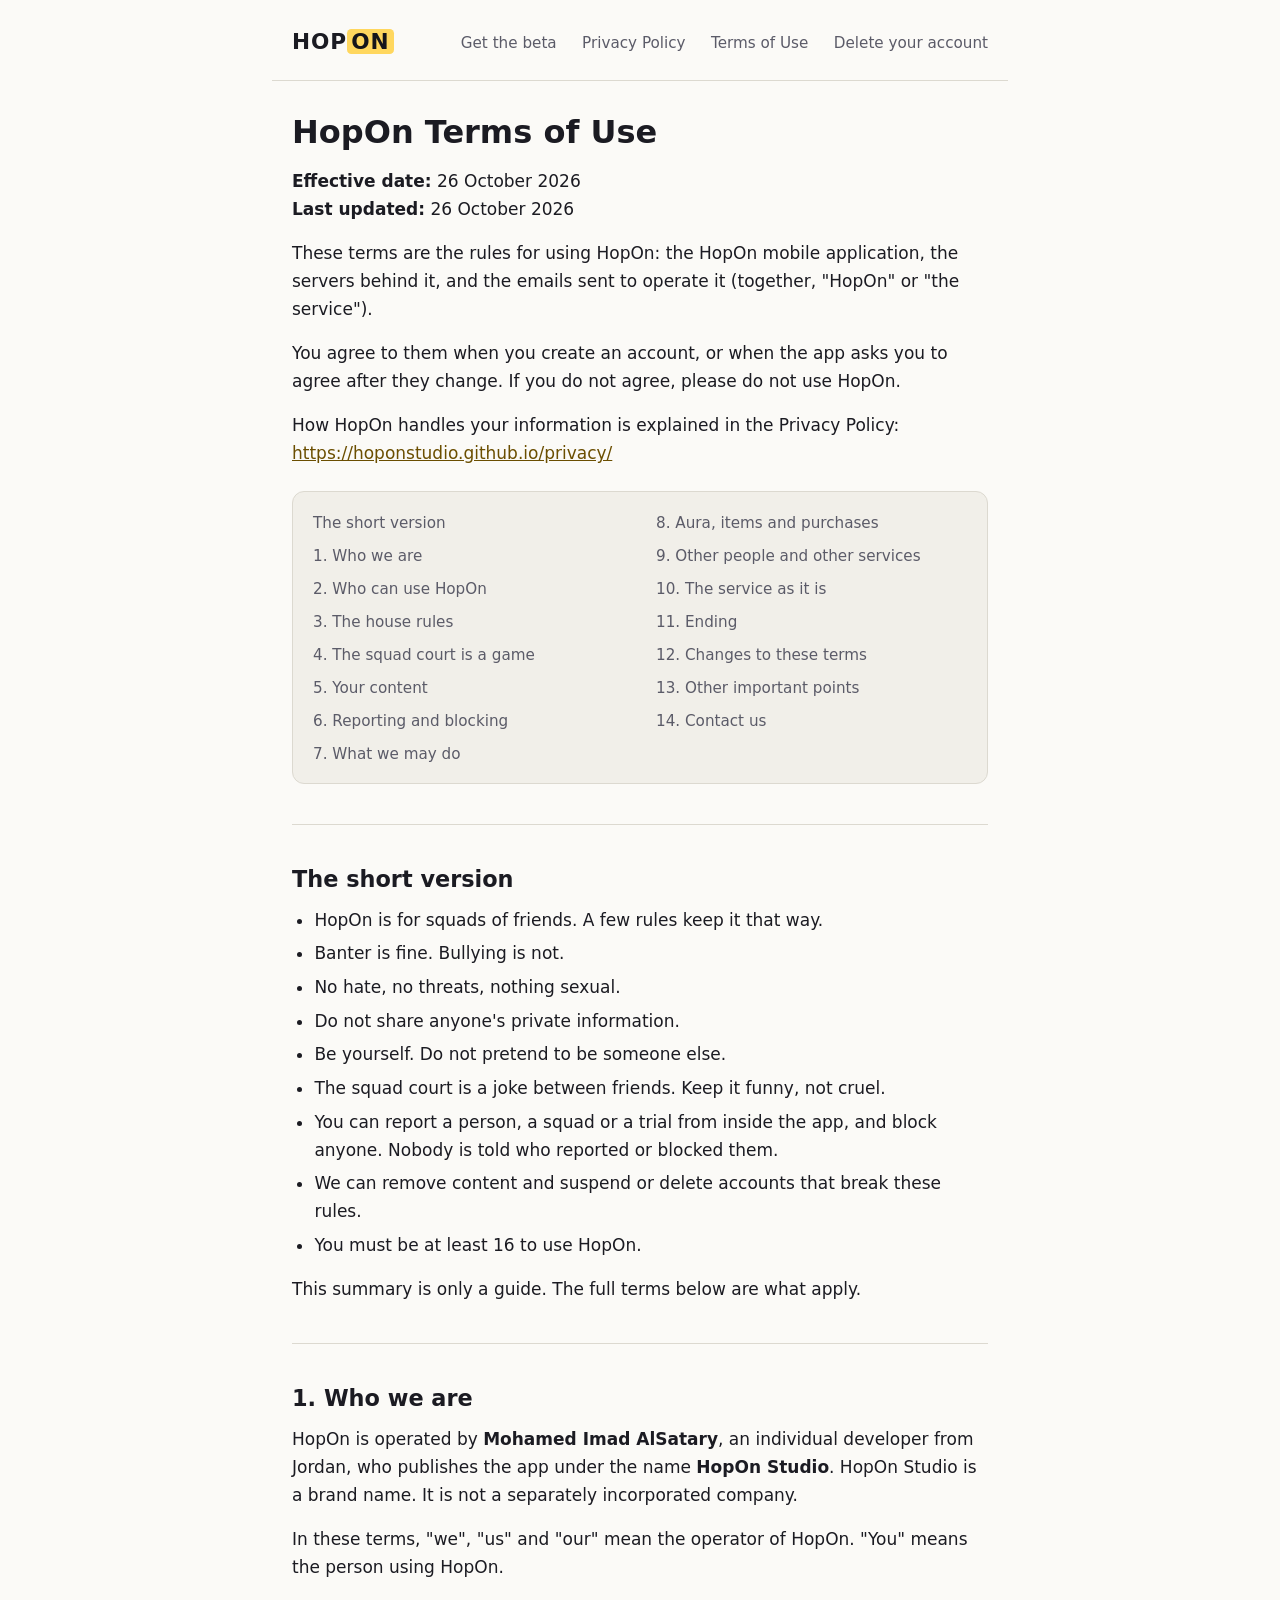
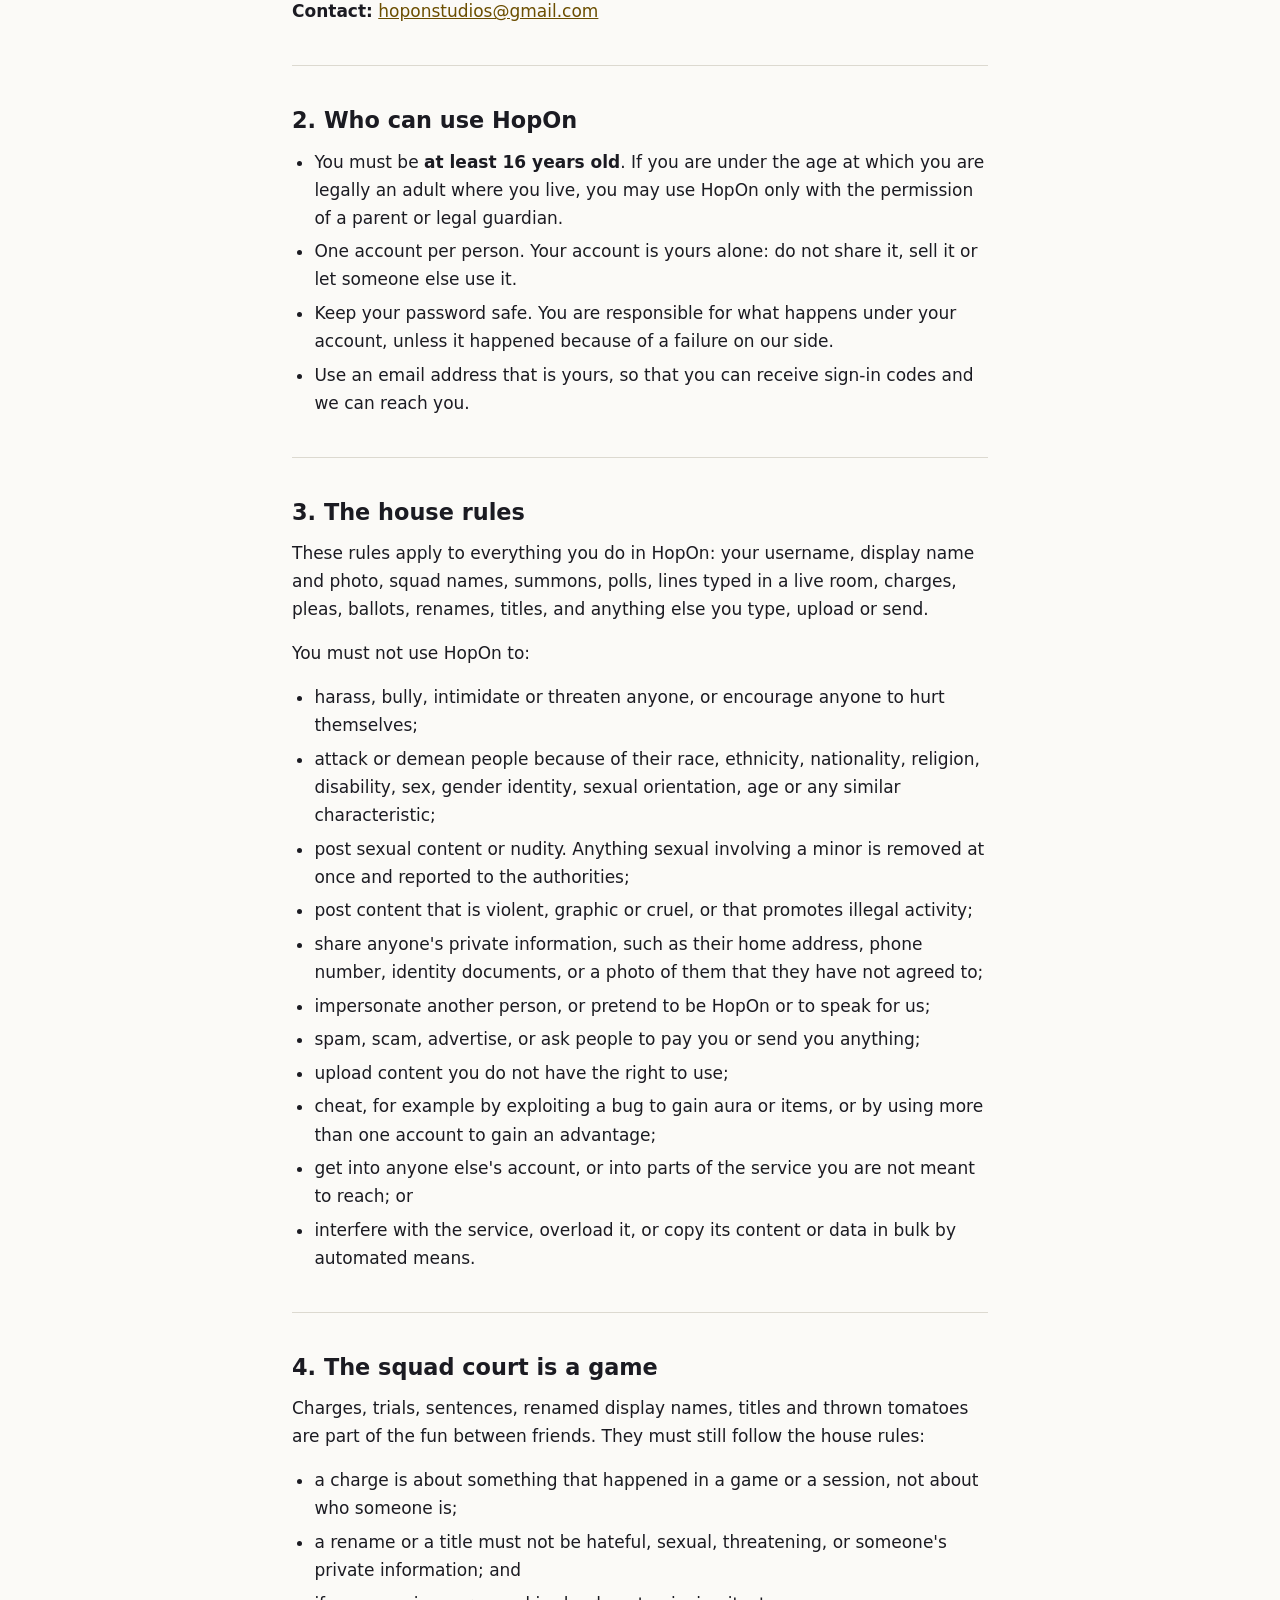
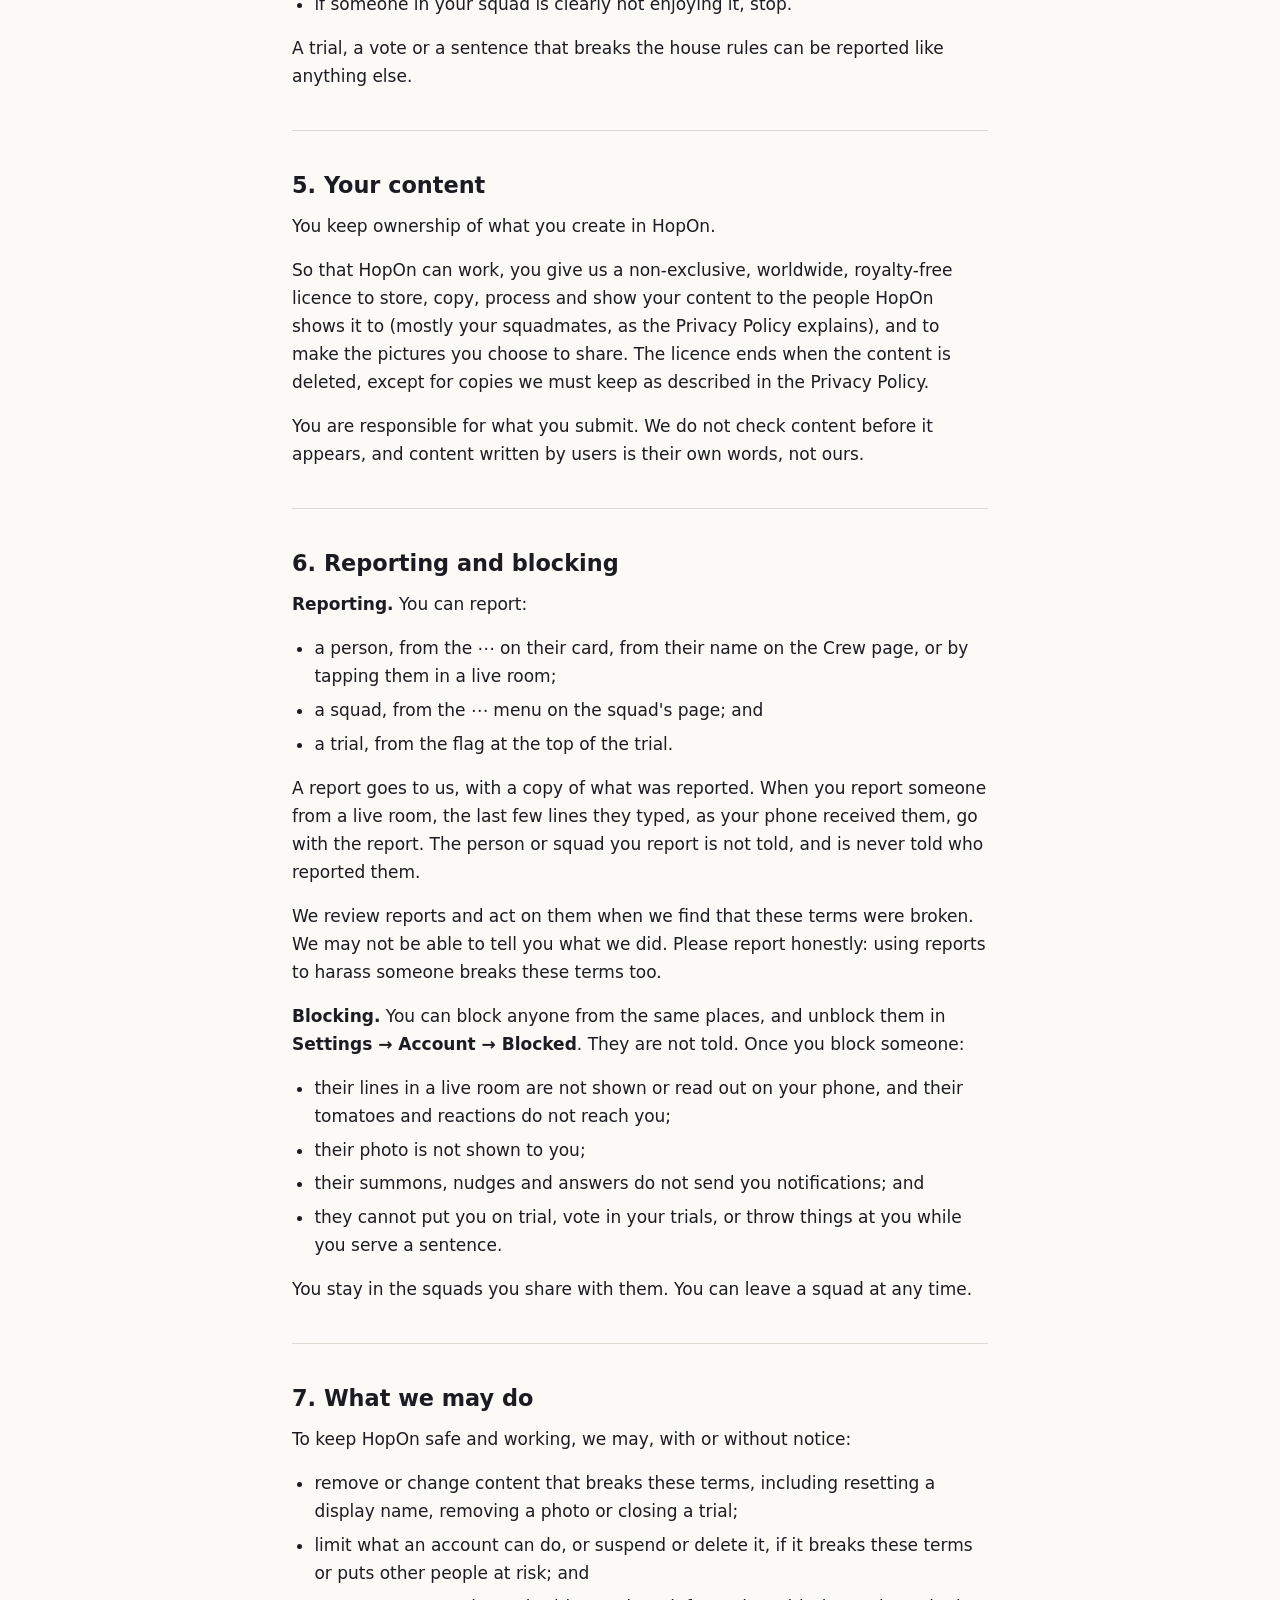
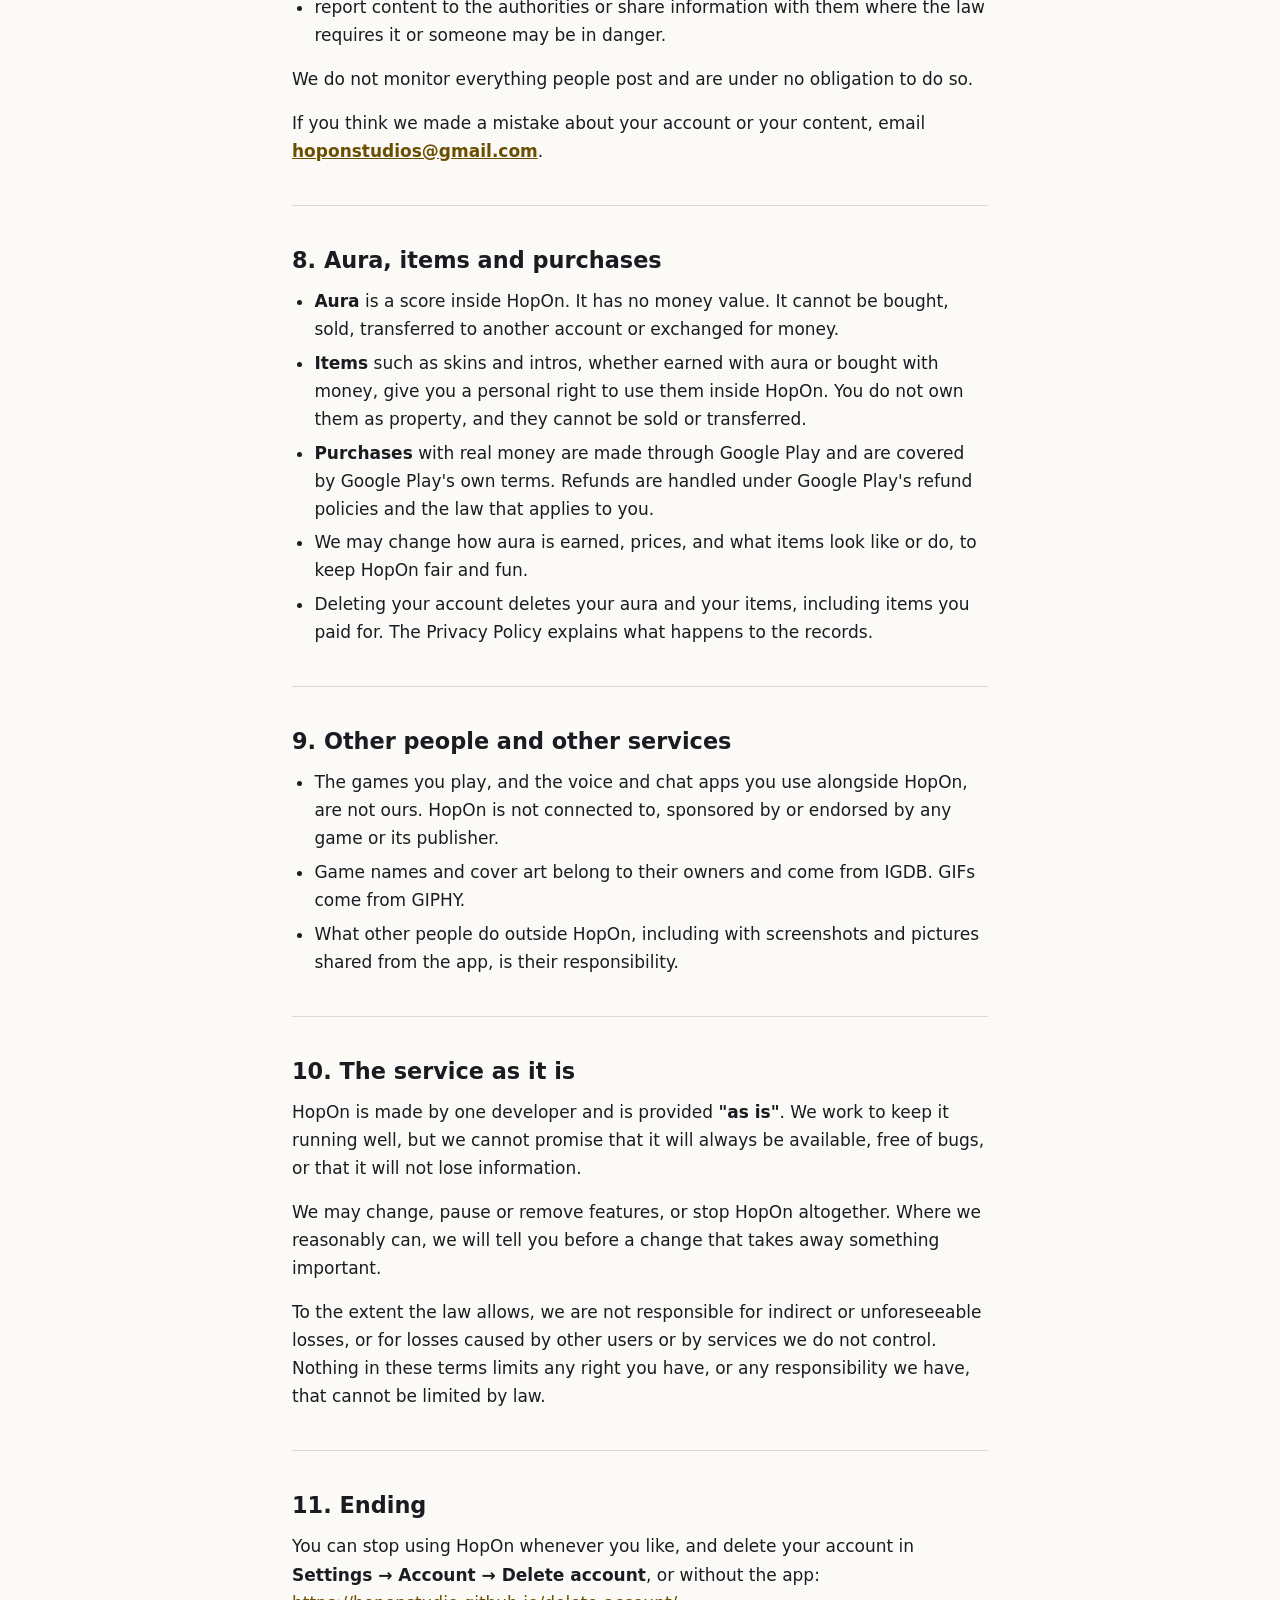
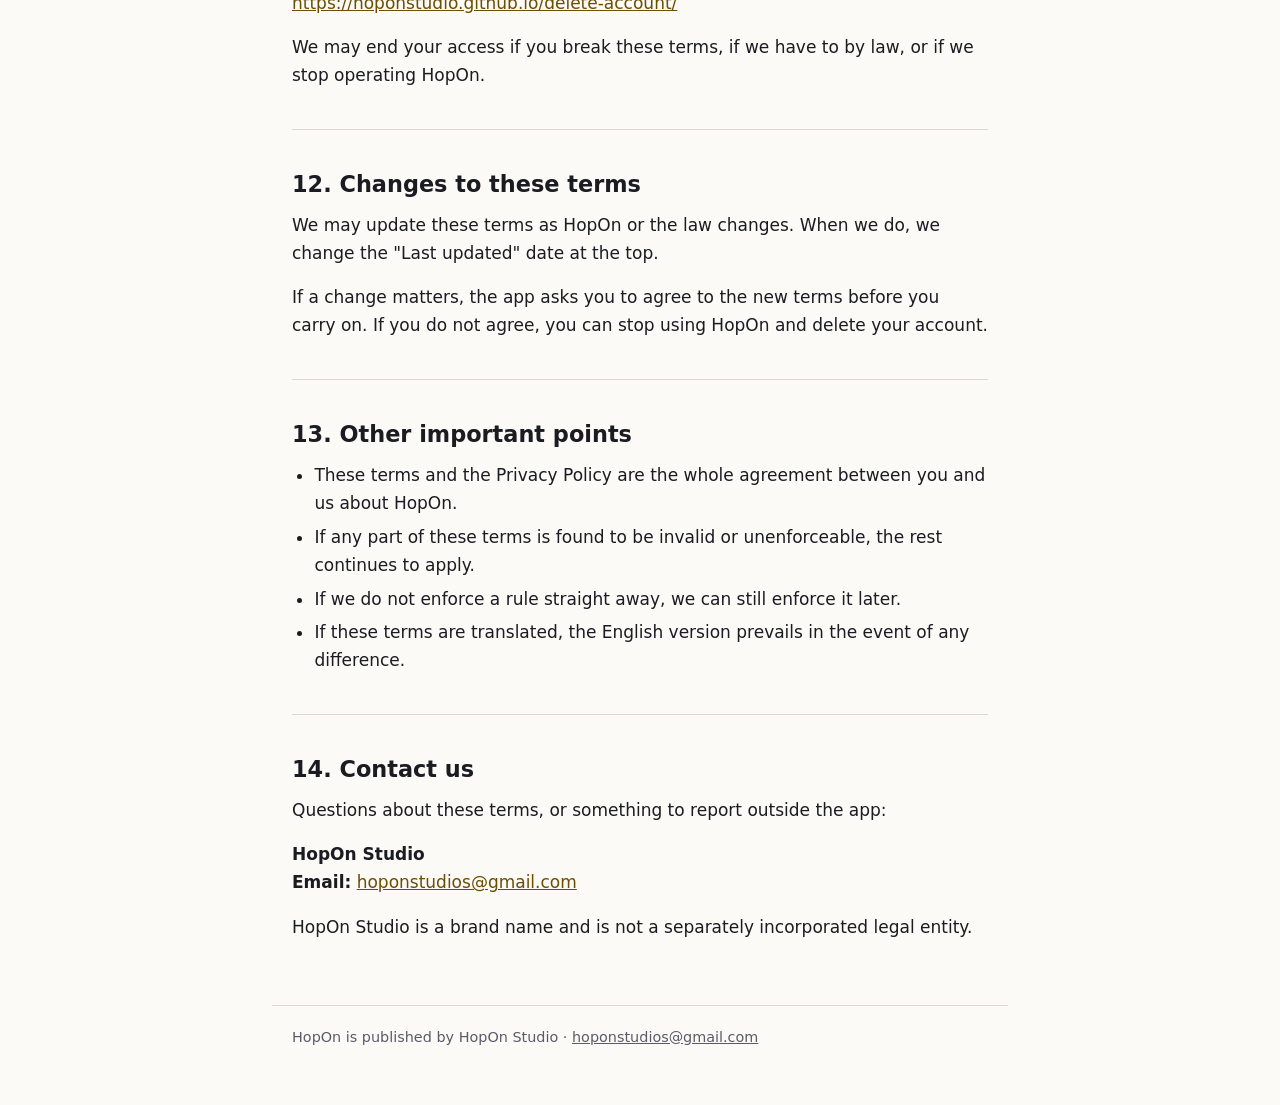
<file: backup/terms/index.html>
<!doctype html>
<html lang="en">
<head>
<meta charset="utf-8">
<meta name="viewport" content="width=device-width, initial-scale=1">
<title>HopOn Terms of Use</title>
<meta name="description" content="The rules for using HopOn, and what happens when they are broken.">
<link rel="stylesheet" href="../style.css">
</head>
<body>
<header>
  <a class="mark" href="../">HOP<span>ON</span></a>
  <nav>
    <a href="../beta/">Get the beta</a>
    <a href="../privacy/">Privacy Policy</a>
    <a href="../terms/">Terms of Use</a>
    <a href="../delete-account/">Delete your account</a>
  </nav>
</header>
<main>
<h1>HopOn Terms of Use</h1>
<p><strong>Effective date:</strong> 26 October 2026<br>
<strong>Last updated:</strong> 26 October 2026</p>
<p>These terms are the rules for using HopOn: the HopOn mobile application, the servers behind it, and the emails sent to operate it (together, "HopOn" or "the service").</p>
<p>You agree to them when you create an account, or when the app asks you to agree after they change. If you do not agree, please do not use HopOn.</p>
<p>How HopOn handles your information is explained in the Privacy Policy: <a href="https://hoponstudio.github.io/privacy/">https://hoponstudio.github.io/privacy/</a></p>
<nav class="contents" aria-label="Contents">
<ol>
  <li><a href="#the-short-version">The short version</a></li>
  <li><a href="#1-who-we-are">1. Who we are</a></li>
  <li><a href="#2-who-can-use-hopon">2. Who can use HopOn</a></li>
  <li><a href="#3-the-house-rules">3. The house rules</a></li>
  <li><a href="#4-the-squad-court-is-a-game">4. The squad court is a game</a></li>
  <li><a href="#5-your-content">5. Your content</a></li>
  <li><a href="#6-reporting-and-blocking">6. Reporting and blocking</a></li>
  <li><a href="#7-what-we-may-do">7. What we may do</a></li>
  <li><a href="#8-aura-items-and-purchases">8. Aura, items and purchases</a></li>
  <li><a href="#9-other-people-and-other-services">9. Other people and other services</a></li>
  <li><a href="#10-the-service-as-it-is">10. The service as it is</a></li>
  <li><a href="#11-ending">11. Ending</a></li>
  <li><a href="#12-changes-to-these-terms">12. Changes to these terms</a></li>
  <li><a href="#13-other-important-points">13. Other important points</a></li>
  <li><a href="#14-contact-us">14. Contact us</a></li>
</ol>
</nav>
<hr>
<h2 id="the-short-version">The short version</h2>
<ul>
  <li>HopOn is for squads of friends. A few rules keep it that way.</li>
  <li>Banter is fine. Bullying is not.</li>
  <li>No hate, no threats, nothing sexual.</li>
  <li>Do not share anyone's private information.</li>
  <li>Be yourself. Do not pretend to be someone else.</li>
  <li>The squad court is a joke between friends. Keep it funny, not cruel.</li>
  <li>You can report a person, a squad or a trial from inside the app, and block anyone. Nobody is told who reported or blocked them.</li>
  <li>We can remove content and suspend or delete accounts that break these rules.</li>
  <li>You must be at least 16 to use HopOn.</li>
</ul>
<p>This summary is only a guide. The full terms below are what apply.</p>
<hr>
<h2 id="1-who-we-are">1. Who we are</h2>
<p>HopOn is operated by <strong>Mohamed Imad AlSatary</strong>, an individual developer from Jordan, who publishes the app under the name <strong>HopOn Studio</strong>. HopOn Studio is a brand name. It is not a separately incorporated company.</p>
<p>In these terms, "we", "us" and "our" mean the operator of HopOn. "You" means the person using HopOn.</p>
<p><strong>Contact:</strong> <a href="mailto:hoponstudios@gmail.com">hoponstudios@gmail.com</a></p>
<hr>
<h2 id="2-who-can-use-hopon">2. Who can use HopOn</h2>
<ul>
  <li>You must be <strong>at least 16 years old</strong>. If you are under the age at which you are legally an adult where you live, you may use HopOn only with the permission of a parent or legal guardian.</li>
  <li>One account per person. Your account is yours alone: do not share it, sell it or let someone else use it.</li>
  <li>Keep your password safe. You are responsible for what happens under your account, unless it happened because of a failure on our side.</li>
  <li>Use an email address that is yours, so that you can receive sign-in codes and we can reach you.</li>
</ul>
<hr>
<h2 id="3-the-house-rules">3. The house rules</h2>
<p>These rules apply to everything you do in HopOn: your username, display name and photo, squad names, summons, polls, lines typed in a live room, charges, pleas, ballots, renames, titles, and anything else you type, upload or send.</p>
<p>You must not use HopOn to:</p>
<ul>
  <li>harass, bully, intimidate or threaten anyone, or encourage anyone to hurt themselves;</li>
  <li>attack or demean people because of their race, ethnicity, nationality, religion, disability, sex, gender identity, sexual orientation, age or any similar characteristic;</li>
  <li>post sexual content or nudity. Anything sexual involving a minor is removed at once and reported to the authorities;</li>
  <li>post content that is violent, graphic or cruel, or that promotes illegal activity;</li>
  <li>share anyone's private information, such as their home address, phone number, identity documents, or a photo of them that they have not agreed to;</li>
  <li>impersonate another person, or pretend to be HopOn or to speak for us;</li>
  <li>spam, scam, advertise, or ask people to pay you or send you anything;</li>
  <li>upload content you do not have the right to use;</li>
  <li>cheat, for example by exploiting a bug to gain aura or items, or by using more than one account to gain an advantage;</li>
  <li>get into anyone else's account, or into parts of the service you are not meant to reach; or</li>
  <li>interfere with the service, overload it, or copy its content or data in bulk by automated means.</li>
</ul>
<hr>
<h2 id="4-the-squad-court-is-a-game">4. The squad court is a game</h2>
<p>Charges, trials, sentences, renamed display names, titles and thrown tomatoes are part of the fun between friends. They must still follow the house rules:</p>
<ul>
  <li>a charge is about something that happened in a game or a session, not about who someone is;</li>
  <li>a rename or a title must not be hateful, sexual, threatening, or someone's private information; and</li>
  <li>if someone in your squad is clearly not enjoying it, stop.</li>
</ul>
<p>A trial, a vote or a sentence that breaks the house rules can be reported like anything else.</p>
<hr>
<h2 id="5-your-content">5. Your content</h2>
<p>You keep ownership of what you create in HopOn.</p>
<p>So that HopOn can work, you give us a non-exclusive, worldwide, royalty-free licence to store, copy, process and show your content to the people HopOn shows it to (mostly your squadmates, as the Privacy Policy explains), and to make the pictures you choose to share. The licence ends when the content is deleted, except for copies we must keep as described in the Privacy Policy.</p>
<p>You are responsible for what you submit. We do not check content before it appears, and content written by users is their own words, not ours.</p>
<hr>
<h2 id="6-reporting-and-blocking">6. Reporting and blocking</h2>
<p><strong>Reporting.</strong> You can report:</p>
<ul>
  <li>a person, from the ⋯ on their card, from their name on the Crew page, or by tapping them in a live room;</li>
  <li>a squad, from the ⋯ menu on the squad's page; and</li>
  <li>a trial, from the flag at the top of the trial.</li>
</ul>
<p>A report goes to us, with a copy of what was reported. When you report someone from a live room, the last few lines they typed, as your phone received them, go with the report. The person or squad you report is not told, and is never told who reported them.</p>
<p>We review reports and act on them when we find that these terms were broken. We may not be able to tell you what we did. Please report honestly: using reports to harass someone breaks these terms too.</p>
<p><strong>Blocking.</strong> You can block anyone from the same places, and unblock them in <strong>Settings → Account → Blocked</strong>. They are not told. Once you block someone:</p>
<ul>
  <li>their lines in a live room are not shown or read out on your phone, and their tomatoes and reactions do not reach you;</li>
  <li>their photo is not shown to you;</li>
  <li>their summons, nudges and answers do not send you notifications; and</li>
  <li>they cannot put you on trial, vote in your trials, or throw things at you while you serve a sentence.</li>
</ul>
<p>You stay in the squads you share with them. You can leave a squad at any time.</p>
<hr>
<h2 id="7-what-we-may-do">7. What we may do</h2>
<p>To keep HopOn safe and working, we may, with or without notice:</p>
<ul>
  <li>remove or change content that breaks these terms, including resetting a display name, removing a photo or closing a trial;</li>
  <li>limit what an account can do, or suspend or delete it, if it breaks these terms or puts other people at risk; and</li>
  <li>report content to the authorities or share information with them where the law requires it or someone may be in danger.</li>
</ul>
<p>We do not monitor everything people post and are under no obligation to do so.</p>
<p>If you think we made a mistake about your account or your content, email <strong><a href="mailto:hoponstudios@gmail.com">hoponstudios@gmail.com</a></strong>.</p>
<hr>
<h2 id="8-aura-items-and-purchases">8. Aura, items and purchases</h2>
<ul>
  <li><strong>Aura</strong> is a score inside HopOn. It has no money value. It cannot be bought, sold, transferred to another account or exchanged for money.</li>
  <li><strong>Items</strong> such as skins and intros, whether earned with aura or bought with money, give you a personal right to use them inside HopOn. You do not own them as property, and they cannot be sold or transferred.</li>
  <li><strong>Purchases</strong> with real money are made through Google Play and are covered by Google Play's own terms. Refunds are handled under Google Play's refund policies and the law that applies to you.</li>
  <li>We may change how aura is earned, prices, and what items look like or do, to keep HopOn fair and fun.</li>
  <li>Deleting your account deletes your aura and your items, including items you paid for. The Privacy Policy explains what happens to the records.</li>
</ul>
<hr>
<h2 id="9-other-people-and-other-services">9. Other people and other services</h2>
<ul>
  <li>The games you play, and the voice and chat apps you use alongside HopOn, are not ours. HopOn is not connected to, sponsored by or endorsed by any game or its publisher.</li>
  <li>Game names and cover art belong to their owners and come from IGDB. GIFs come from GIPHY.</li>
  <li>What other people do outside HopOn, including with screenshots and pictures shared from the app, is their responsibility.</li>
</ul>
<hr>
<h2 id="10-the-service-as-it-is">10. The service as it is</h2>
<p>HopOn is made by one developer and is provided <strong>"as is"</strong>. We work to keep it running well, but we cannot promise that it will always be available, free of bugs, or that it will not lose information.</p>
<p>We may change, pause or remove features, or stop HopOn altogether. Where we reasonably can, we will tell you before a change that takes away something important.</p>
<p>To the extent the law allows, we are not responsible for indirect or unforeseeable losses, or for losses caused by other users or by services we do not control. Nothing in these terms limits any right you have, or any responsibility we have, that cannot be limited by law.</p>
<hr>
<h2 id="11-ending">11. Ending</h2>
<p>You can stop using HopOn whenever you like, and delete your account in <strong>Settings → Account → Delete account</strong>, or without the app: <a href="https://hoponstudio.github.io/delete-account/">https://hoponstudio.github.io/delete-account/</a></p>
<p>We may end your access if you break these terms, if we have to by law, or if we stop operating HopOn.</p>
<hr>
<h2 id="12-changes-to-these-terms">12. Changes to these terms</h2>
<p>We may update these terms as HopOn or the law changes. When we do, we change the "Last updated" date at the top.</p>
<p>If a change matters, the app asks you to agree to the new terms before you carry on. If you do not agree, you can stop using HopOn and delete your account.</p>
<hr>
<h2 id="13-other-important-points">13. Other important points</h2>
<ul>
  <li>These terms and the Privacy Policy are the whole agreement between you and us about HopOn.</li>
  <li>If any part of these terms is found to be invalid or unenforceable, the rest continues to apply.</li>
  <li>If we do not enforce a rule straight away, we can still enforce it later.</li>
  <li>If these terms are translated, the English version prevails in the event of any difference.</li>
</ul>
<hr>
<h2 id="14-contact-us">14. Contact us</h2>
<p>Questions about these terms, or something to report outside the app:</p>
<p><strong>HopOn Studio</strong><br>
<strong>Email:</strong> <a href="mailto:hoponstudios@gmail.com">hoponstudios@gmail.com</a></p>
<p>HopOn Studio is a brand name and is not a separately incorporated legal entity.</p>
</main>
<footer>
  <p>HopOn is published by HopOn Studio · <a href="mailto:hoponstudios@gmail.com">hoponstudios@gmail.com</a></p>
</footer>
</body>
</html>
</file>
<file: assets/css/site.css>
/* HopOn's site. Every stylesheet, in the order they apply.

   The build (builder/assets.py) writes each @import in, so a page links
   this one file. Adding a stylesheet: a file in the right folder, a line
   here.

   tokens      the app's colours, type, shapes and timings, as variables
   base        the page itself: fonts, text, links, focus, motion
   layout      the frame every page shares: header, footer, width
   components  the pieces pages are made of
   pages       what is one page's alone                                   */

/* ── tokens.css ── */
/* The app's look, as variables. The colours are AppColors
   (app/lib/app/theme/app_colors.dart) — change one there, change it here. */

:root {
  /* Ground. Near-black with a blue-violet lean, never #000: pure black
     makes the amber look radioactive and kills depth. */
  --ink: #15151b;
  --surface: #1e1e27;
  --surface-high: #2a2a36;
  --shell: #23232c;

  /* Ink on ground. Warm off-white, like the wordmark; never pure white. */
  --cream: #f5efe3;
  --cream-dim: #9a98a6;
  --cream-faint: #615f6e;

  /* The mascot colours, which are also the accent palette. */
  --yellow: #ffc83d;
  --gold: #ffd75e;
  --purple: #a78bfa;
  --blue: #4c9aff;
  --teal: #2dd4bf;
  --pink: #ff7ba9;
  --red: #ff5a4f;
  --orange: #ff9f45;
  --green: #6bcb5a;
  --magenta: #d6449c;

  /* THE ACCENT IS THE VISITOR'S HOP. In the app the equipped colour paints
     every button; here the colour picked in the room (modules/colours.js)
     does, and "You" wears it. --on-accent is worked out from its
     luminance by modules/accent.js, as AppColors.onAccent does. */
  --you: var(--yellow);
  --accent: var(--you);
  --on-accent: var(--ink);

  /* Things from the real world keep their own colours whatever the accent:
     paper stays paper, wood stays wood. */
  --paper: #f3efe6;
  --paper-ink: #1d1c22;
  --paper-dim: #7d786e;
  --wood: #6b4a2e;
  --wood-deep: #3d2a1b;
  --brass: #c9a456;
  --live: #e5484d;

  --line: rgba(245, 239, 227, 0.08);
  --line-strong: rgba(245, 239, 227, 0.14);

  /* Type: Roboto, as the app on Android. Heavy at the top end, because the
     wordmark is a fat rounded sans. Mono for receipts, serif for the law. */
  --font: "Roboto", system-ui, -apple-system, "Segoe UI", sans-serif;
  --font-mono: "Droid Sans Mono", ui-monospace, "Cascadia Mono", Consolas, Menlo, monospace;
  --font-serif: Georgia, "Noto Serif", "Times New Roman", serif;

  /* Shape and space. */
  --radius-s: 10px;
  --radius: 16px;
  --radius-l: 24px;
  --radius-pill: 999px;
  --gutter: clamp(16px, 4vw, 40px);
  --max: 1200px;

  /* Motion. --ease-hop overshoots, like Hop landing. */
  --ease-out: cubic-bezier(0.22, 1, 0.36, 1);
  --ease-hop: cubic-bezier(0.34, 1.56, 0.64, 1);
  --fast: 160ms;
  --med: 320ms;
  --slow: 600ms;

  --raised: inset 0 1px 0 rgba(255, 255, 255, 0.05), 0 12px 32px rgba(0, 0, 0, 0.35);
}

/* ── fonts.css ── */
/* Roboto, and Droid Sans Mono for the receipts, served from the site
   (tools/make_fonts.py). Paths are from where the built stylesheet sits,
   assets/css/ — true of every url() in every file site.css imports. */

@font-face {
  font-family: "Droid Sans Mono";
  font-style: normal;
  font-weight: 400;
  font-display: swap;
  src: url("../fonts/droid-sans-mono.woff2") format("woff2");
}

@font-face {
  font-family: "Roboto";
  font-style: normal;
  font-weight: 400;
  font-display: swap;
  src: url("../fonts/roboto-400.woff2") format("woff2");
}

@font-face {
  font-family: "Roboto";
  font-style: normal;
  font-weight: 500;
  font-display: swap;
  src: url("../fonts/roboto-500.woff2") format("woff2");
}

@font-face {
  font-family: "Roboto";
  font-style: normal;
  font-weight: 700;
  font-display: swap;
  src: url("../fonts/roboto-700.woff2") format("woff2");
}

@font-face {
  font-family: "Roboto";
  font-style: normal;
  font-weight: 900;
  font-display: swap;
  src: url("../fonts/roboto-900.woff2") format("woff2");
}

/* ── base.css ── */
/* The page itself. */

*,
*::before,
*::after {
  box-sizing: border-box;
}

html {
  -webkit-text-size-adjust: 100%;
  text-size-adjust: 100%;
  scroll-behavior: smooth;
  color-scheme: dark;
  background: var(--ink);
}

/* The store shots' ground: the ink, a faint grid of dots, and a warm glow
   from above in the visitor's colour. */
body {
  margin: 0;
  min-height: 100vh;
  display: flex;
  flex-direction: column;
  color: var(--cream);
  background:
    radial-gradient(1200px 520px at 50% -160px, color-mix(in srgb, var(--accent) 13%, transparent), transparent 70%),
    radial-gradient(circle at center, rgba(245, 239, 227, 0.045) 1px, transparent 1.4px) 0 0 / 28px 28px,
    var(--ink);
  font: 500 16px/1.55 var(--font);
  -webkit-font-smoothing: antialiased;
  -moz-osx-font-smoothing: grayscale;
  overflow-x: hidden;
}

main {
  flex: 1 0 auto;
}

img,
svg {
  display: block;
  max-width: 100%;
}

h1,
h2,
h3,
p,
ol,
ul,
dl,
dd,
figure {
  margin: 0;
}

button,
input {
  font: inherit;
  color: inherit;
}

button {
  cursor: pointer;
}

a {
  color: var(--accent);
  text-underline-offset: 0.18em;
}

strong {
  font-weight: 700;
}

::selection {
  background: var(--accent);
  color: var(--on-accent);
}

:focus-visible {
  outline: 3px solid var(--accent);
  outline-offset: 3px;
  border-radius: 6px;
}

[hidden] {
  display: none !important;
}

/* ── Type ──────────────────────────────────────────────────────────────── */

.display {
  font-size: clamp(2.5rem, 1.6rem + 3.6vw, 4.6rem);
  font-weight: 900;
  line-height: 0.98;
  letter-spacing: -0.035em;
  text-wrap: balance;
}

.title-xl {
  font-size: clamp(1.9rem, 1.4rem + 1.8vw, 2.9rem);
  font-weight: 900;
  line-height: 1.04;
  letter-spacing: -0.03em;
  text-wrap: balance;
}

.lead {
  font-size: clamp(1.05rem, 1rem + 0.3vw, 1.22rem);
  line-height: 1.5;
  color: var(--cream-dim);
  max-width: 34em;
  text-wrap: pretty;
}

/* The small caps line over a title, with the accent's bar beside it, as
   the app's page titles have. */
.kicker {
  display: inline-flex;
  align-items: center;
  gap: 0.6em;
  font-size: 0.78rem;
  font-weight: 700;
  letter-spacing: 0.18em;
  text-transform: uppercase;
  color: var(--cream-dim);
}

.kicker::before {
  content: "";
  width: 4px;
  height: 1.3em;
  border-radius: 2px;
  background: var(--accent);
  box-shadow: 0 0 12px color-mix(in srgb, var(--accent) 60%, transparent);
}

.accent {
  color: var(--accent);
}

.note {
  font-size: 0.92rem;
  color: var(--cream-dim);
}

.actions {
  display: flex;
  flex-wrap: wrap;
  gap: 12px;
}

/* ── Helpers ───────────────────────────────────────────────────────────── */

.visually-hidden {
  position: absolute !important;
  width: 1px;
  height: 1px;
  margin: -1px;
  padding: 0;
  overflow: hidden;
  clip: rect(0 0 0 0);
  white-space: nowrap;
  border: 0;
}

.skip-link {
  position: absolute;
  left: 12px;
  top: -60px;
  z-index: 100;
  padding: 10px 16px;
  border-radius: var(--radius-pill);
  background: var(--accent);
  color: var(--on-accent);
  font-weight: 700;
  text-decoration: none;
  transition: top var(--fast) var(--ease-out);
}

.skip-link:focus {
  top: 12px;
}

/* Sections that slide up as they come into view (modules/reveal.js). Only
   with scripts: without them, nothing waits to be revealed. */
.js [data-reveal] {
  opacity: 0;
  transform: translateY(24px);
  transition: opacity var(--slow) var(--ease-out), transform var(--slow) var(--ease-out);
}

.js [data-reveal].is-in {
  opacity: 1;
  transform: none;
}

/* Reduce motion is honoured everywhere, as in the app: things arrive, they
   don't travel. Modules ask lib/motion.js the same question. */
@media (prefers-reduced-motion: reduce) {
  html {
    scroll-behavior: auto;
  }

  *,
  *::before,
  *::after {
    animation-duration: 1ms !important;
    animation-iteration-count: 1 !important;
    transition-duration: 1ms !important;
  }

  .js [data-reveal] {
    opacity: 1;
    transform: none;
  }
}

/* ── layout.css ── */
/* The frame every page shares. */

.wrap {
  width: 100%;
  max-width: var(--max);
  margin-inline: auto;
  padding-inline: var(--gutter);
}

/* ── Header ────────────────────────────────────────────────────────────── */

.site-header {
  position: sticky;
  top: 0;
  z-index: 50;
  background: color-mix(in srgb, var(--ink) 82%, transparent);
  -webkit-backdrop-filter: blur(14px) saturate(1.3);
  backdrop-filter: blur(14px) saturate(1.3);
  border-bottom: 1px solid var(--line);
}

.site-header__inner {
  display: flex;
  align-items: center;
  gap: 24px;
  height: 64px;
}

/* HOP[Hop]N: the logo's letters with Hop for the O, as the app's header
   draws it. Hop here is brand, so he is always the logo's yellow. */
.wordmark {
  display: inline-flex;
  align-items: center;
  font-size: 1.55rem;
  font-weight: 900;
  letter-spacing: -0.01em;
  color: var(--cream);
  text-decoration: none;
  line-height: 1;
}

.wordmark__hop {
  width: 1.5em;
  height: 1.5em;
  margin: -0.28em -0.14em 0 -0.12em;
  transition: transform var(--med) var(--ease-hop);
}

.wordmark:hover .wordmark__hop {
  transform: translateY(-3px) rotate(-6deg);
}

.site-nav {
  display: flex;
  gap: 4px;
  margin-left: auto;
}

.site-nav__link {
  padding: 8px 14px;
  border-radius: var(--radius-pill);
  font-size: 0.95rem;
  font-weight: 700;
  color: var(--cream-dim);
  text-decoration: none;
  transition: color var(--fast), background-color var(--fast);
}

.site-nav__link:hover {
  color: var(--cream);
  background: var(--line);
}

.site-nav__link[aria-current="page"] {
  color: var(--cream);
}

@media (max-width: 720px) {
  .site-nav {
    display: none;
  }

  .site-header__cta {
    margin-left: auto;
  }
}

/* ── Footer ────────────────────────────────────────────────────────────── */

.site-footer {
  padding: 64px 0 48px;
}

.site-footer__receipt {
  max-width: 420px;
  margin-inline: auto;
  transform: rotate(-1.2deg);
}

/* ── components/button.css ── */
/* Buttons. What you press is the accent — the visitor's colour, as in the
   app every button is the user's mascot colour. */

.btn {
  --btn-pad-y: 12px;
  --btn-pad-x: 20px;
  display: inline-flex;
  align-items: center;
  justify-content: center;
  gap: 0.5em;
  padding: var(--btn-pad-y) var(--btn-pad-x);
  border: 0;
  border-radius: var(--radius-pill);
  font-size: 0.98rem;
  font-weight: 700;
  letter-spacing: 0.01em;
  line-height: 1.1;
  text-decoration: none;
  white-space: nowrap;
  transition:
    transform var(--fast) var(--ease-out),
    box-shadow var(--fast) var(--ease-out),
    background-color var(--fast);
  -webkit-tap-highlight-color: transparent;
}

.btn:active {
  transform: scale(0.96);
}

.btn--accent {
  background: var(--accent);
  color: var(--on-accent);
  box-shadow:
    inset 0 1px 0 rgba(255, 255, 255, 0.35),
    inset 0 -3px 0 rgba(0, 0, 0, 0.16),
    0 8px 24px color-mix(in srgb, var(--accent) 28%, transparent);
}

.btn--accent:hover {
  box-shadow:
    inset 0 1px 0 rgba(255, 255, 255, 0.35),
    inset 0 -3px 0 rgba(0, 0, 0, 0.16),
    0 10px 32px color-mix(in srgb, var(--accent) 45%, transparent);
}

.btn--quiet {
  background: rgba(245, 239, 227, 0.04);
  color: var(--cream);
  box-shadow: inset 0 0 0 1px var(--line-strong);
}

.btn--quiet:hover {
  background: rgba(245, 239, 227, 0.08);
}

.btn--big {
  --btn-pad-y: 16px;
  --btn-pad-x: 26px;
  font-size: 1.05rem;
}

.btn--small {
  --btn-pad-y: 9px;
  --btn-pad-x: 16px;
  font-size: 0.9rem;
}

.btn__arrow {
  display: inline-block;
  transition: transform var(--fast) var(--ease-out);
}

.btn:hover .btn__arrow {
  transform: translateX(3px);
}

/* A console key, like the live room's dock: a rounded block with a lip at
   its foot that it presses down into. */
.key {
  display: inline-grid;
  place-items: center;
  min-width: 44px;
  height: 44px;
  padding: 0 12px;
  border: 1px solid var(--line-strong);
  border-radius: 14px;
  background: linear-gradient(var(--surface-high), var(--surface));
  color: var(--cream);
  box-shadow: 0 3px 0 #101015, var(--raised);
  transition: transform 90ms ease-out, box-shadow 90ms ease-out, color var(--fast);
  -webkit-tap-highlight-color: transparent;
}

.key:hover {
  color: var(--accent);
}

.key:active {
  transform: translateY(3px);
  box-shadow: 0 0 0 #101015, var(--raised);
}

.key svg {
  width: 20px;
  height: 20px;
  fill: none;
  stroke: currentColor;
  stroke-width: 2.4;
  stroke-linecap: round;
  stroke-linejoin: round;
}

/* ── components/hop.css ── */
/* Hop (builder/hop.py draws him). Everything that colours him comes from
   one custom property, --hop, mixed the way the painter mixes: the base
   20% darker, the face from 20% lighter through his colour to a little
   darker. Moods and the blink are here; where he looks is set by
   modules/eyes.js through --look-x / --look-y (-1 to 1). */

.hop {
  --look-x: 0;
  --look-y: 0;
  overflow: visible;
  color: color-mix(in srgb, var(--hop) 72%, #000);
  /* His feet: the bottom of his body, 90.6% down the 160-high picture. A
     squash or a hop pivots there, like a jelly landing. */
  transform-origin: 50% 90.6%;
}

.hop__base {
  fill: color-mix(in srgb, var(--hop) 80%, #000);
}

.hop__light {
  stop-color: color-mix(in srgb, var(--hop) 80%, #fff);
}

.hop__mid {
  stop-color: var(--hop);
}

.hop__low {
  stop-color: color-mix(in srgb, var(--hop) 91%, #000);
}

.hop__stripe,
.hop__band,
.hop__neck {
  fill: var(--hop);
}

.hop__hand {
  fill: var(--hop);
  stroke: color-mix(in srgb, var(--hop) 75%, #000);
  stroke-width: 2.5;
}

/* ── Faces: all four are drawn, the mood shows one ─────────────────────── */

.hop__face,
.hop__outfit {
  display: none;
}

.hop[data-mood="normal"] .hop__face--normal,
.hop[data-mood="sad"] .hop__face--sad,
.hop[data-mood="fierce"] .hop__face--fierce,
.hop[data-mood="angry"] .hop__face--fierce,
.hop[data-mood="away"] .hop__face--away,
.hop[data-mood="angry"] .hop__outfit {
  display: inline;
}

/* Angry, he takes everything off and changes into the jacket. */
.hop[data-mood="angry"] .hop__worn,
.hop[data-mood="angry"] .hop__cap,
.hop[data-mood="angry"] .hop__shades {
  display: none;
}

/* Away, he fades, the way the room draws someone who stepped out. */
.hop[data-mood="away"] .hop__body {
  opacity: 0.55;
  filter: saturate(0.6);
}

/* ── Eyes: where he looks, and the blink ───────────────────────────────── */

.hop__look {
  transform: translate(calc(var(--look-x) * 5.5px), calc(var(--look-y) * 5px));
  transition: transform 140ms linear;
}

.hop__eye {
  transform-box: fill-box;
  transform-origin: center;
  animation: hop-blink var(--blink-every, 5.4s) var(--blink-delay, 1.2s) infinite;
}

@keyframes hop-blink {
  0%,
  93%,
  100% {
    transform: scaleY(1);
  }

  96% {
    transform: scaleY(0.1);
  }
}

/* ── What he does ──────────────────────────────────────────────────────── */

/* A hop: up, and a squash as he lands. */
.hop.is-hopping {
  animation: hop-hop 520ms var(--ease-out);
}

@keyframes hop-hop {
  0% {
    transform: scale(1, 1);
  }

  15% {
    transform: scale(1.12, 0.86);
  }

  45% {
    transform: translateY(-26%) scale(0.94, 1.08);
  }

  75% {
    transform: scale(1.1, 0.9);
  }

  100% {
    transform: scale(1, 1);
  }
}

/* Breathing while he waits: a squash so small it reads as alive. */
.hop--idle {
  animation: hop-idle 3.2s var(--idle-delay, 0s) ease-in-out infinite;
}

@keyframes hop-idle {
  0%,
  100% {
    transform: scale(1, 1);
  }

  50% {
    transform: scale(1.025, 0.97);
  }
}

/* Angry: shaking, and leaning in. */
.hop[data-mood="angry"] {
  animation: hop-shake 180ms linear infinite;
}

@keyframes hop-shake {
  0%,
  100% {
    transform: rotate(-5.7deg) translateX(0);
  }

  25% {
    transform: rotate(-5.7deg) translateX(-2%);
  }

  75% {
    transform: rotate(-5.7deg) translateX(2%);
  }
}

/* Drumming the table, before the session starts. */
.hop.is-drumming {
  animation: hop-drum 240ms ease-in-out infinite;
}

@keyframes hop-drum {
  0%,
  100% {
    transform: scale(1, 1);
  }

  50% {
    transform: translateY(-5%) scale(0.97, 1.04);
  }
}

/* ── components/bubble.css ── */
/* Speech bubbles: cream paper, dark words, a tail — how the live room
   shows a line someone typed. */

.bubble {
  position: relative;
  display: inline-block;
  padding: 9px 14px;
  border-radius: 14px;
  background: var(--cream);
  color: var(--paper-ink);
  font-weight: 700;
  line-height: 1.25;
  box-shadow: 0 8px 22px rgba(0, 0, 0, 0.35);
}

.bubble::after {
  content: "";
  position: absolute;
  left: var(--tail-x, 50%);
  bottom: -7px;
  width: 14px;
  height: 14px;
  background: inherit;
  border-radius: 0 0 4px 0;
  transform: translateX(-50%) rotate(45deg);
}

/* A line someone said: the speaker icon, as the room draws it. */
.bubble--seat {
  font-size: 0.86rem;
  white-space: nowrap;
  padding: 7px 12px 7px 30px;
}

.bubble--seat::before {
  content: "";
  position: absolute;
  left: 10px;
  top: 50%;
  width: 14px;
  height: 14px;
  transform: translateY(-50%);
  background: currentColor;
  -webkit-mask: var(--speaker) center / contain no-repeat;
  mask: var(--speaker) center / contain no-repeat;
  --speaker: url("data:image/svg+xml,%3Csvg xmlns='http://www.w3.org/2000/svg' viewBox='0 0 24 24'%3E%3Cpath d='M4 9v6h4l5 4V5L8 9H4zm12.5 3a4.5 4.5 0 0 0-2.5-4v8a4.5 4.5 0 0 0 2.5-4zM14 3.2v2.1a7 7 0 0 1 0 13.4v2.1a9 9 0 0 0 0-17.6z'/%3E%3C/svg%3E");
}

.bubble.is-popping {
  animation: bubble-pop 360ms var(--ease-hop) both;
}

.bubble.is-leaving {
  animation: bubble-leave 220ms ease-in both;
}

@keyframes bubble-pop {
  from {
    opacity: 0;
    transform: translateY(8px) scale(0.7);
  }

  to {
    opacity: 1;
    transform: none;
  }
}

@keyframes bubble-leave {
  to {
    opacity: 0;
    transform: translateY(-6px) scale(0.92);
  }
}

.bubble--big {
  padding: 16px 22px;
  border-radius: 20px;
  font-size: 1.15rem;
}

.bubble--big::after {
  width: 18px;
  height: 18px;
  bottom: -9px;
}

/* ── components/pill.css ── */
/* Small status pills: the room's LIVE timer, someone stepped away, a
   squad's badge. */

.pill {
  display: inline-flex;
  align-items: center;
  gap: 6px;
  padding: 5px 12px;
  border-radius: var(--radius-pill);
  font-size: 0.82rem;
  font-weight: 700;
  white-space: nowrap;
  font-variant-numeric: tabular-nums;
}

/* Someone stepped away: red, with the time they've been gone counting up. */
.pill--away {
  background: #ef4b4b;
  color: #fff;
  box-shadow: inset 0 0 0 2px rgba(255, 255, 255, 0.3), 0 4px 14px rgba(239, 75, 75, 0.35);
}

.live-pill {
  display: inline-flex;
  align-items: center;
  gap: 8px;
  padding: 7px 14px;
  border-radius: var(--radius-pill);
  background: color-mix(in srgb, var(--live) 18%, var(--ink));
  box-shadow: inset 0 0 0 1px color-mix(in srgb, var(--live) 35%, transparent);
  font-size: 0.82rem;
  font-weight: 900;
  letter-spacing: 0.06em;
  text-transform: uppercase;
  white-space: nowrap;
}

.live-pill__dot {
  width: 8px;
  height: 8px;
  border-radius: 50%;
  background: var(--live);
  box-shadow: 0 0 0 0 color-mix(in srgb, var(--live) 70%, transparent);
  animation: live-dot 1.6s ease-out infinite;
}

.live-pill__time {
  font-variant-numeric: tabular-nums;
  letter-spacing: 0.02em;
}

@keyframes live-dot {
  0% {
    box-shadow: 0 0 0 0 color-mix(in srgb, var(--live) 70%, transparent);
  }

  100% {
    box-shadow: 0 0 0 9px transparent;
  }
}

/* A squad's crest: initials on a rounded block in a colour, like the app's. */
.squad-badge {
  display: inline-grid;
  place-items: center;
  width: 40px;
  height: 40px;
  border-radius: 12px;
  background: linear-gradient(160deg, color-mix(in srgb, var(--blue) 85%, #fff), var(--blue));
  box-shadow: inset 0 -4px 0 rgba(0, 0, 0, 0.18);
  color: #fff;
  font-weight: 900;
  font-size: 0.95rem;
  letter-spacing: 0.02em;
}

/* ── components/phone.css ── */
/* A phone round one of the app's screens (img/screens/, cut out of the
   Play screenshots by tools/make_screens.py). The screen's own corners
   are round with the drawn phone's dark showing outside them; this frame's
   radius matches, so they never show. */

.phone {
  position: relative;
  aspect-ratio: 712 / 1556;
  padding: 2.4%;
  border-radius: 14% / 6.4%;
  background: linear-gradient(145deg, #3a3a46, #1a1a21 40%, #2c2c36);
  box-shadow:
    inset 0 0 0 1px rgba(255, 255, 255, 0.08),
    0 18px 40px rgba(0, 0, 0, 0.5);
}

.phone img {
  width: 100%;
  height: 100%;
  border-radius: 12.4% / 5.7%;
  background: var(--ink);
}

/* ── components/tv.css ── */
/* The wall screen, as the live room draws it: a dark bezel, a screen with
   diagonal stripes in a colour, NOW PLAYING over a picture or one line
   shouted across it. modules/tv.js changes the channel, with the app's
   flip: the picture squashes to a line, swaps at the middle, opens. */

.tv {
  --tv-dwell: 6s;
  position: relative;
  display: grid;
  gap: 14px;
}

.tv__frame {
  position: relative;
  padding: 10px;
  border-radius: 24px;
  background: linear-gradient(180deg, #121217, #0b0b0f);
  box-shadow:
    inset 0 1px 0 rgba(255, 255, 255, 0.07),
    inset 0 0 0 1px rgba(255, 255, 255, 0.04),
    0 30px 60px rgba(0, 0, 0, 0.55);
}

/* The screen lights the wall in its own colour. */
.tv__frame::before {
  content: "";
  position: absolute;
  inset: 8% 4%;
  z-index: -1;
  border-radius: 40px;
  background: var(--tv-glow, var(--purple));
  filter: blur(60px);
  opacity: 0.32;
  transition: background-color var(--slow);
}

.tv__screen {
  position: relative;
  aspect-ratio: 16 / 10;
  overflow: hidden;
  border-radius: 16px;
  background: #050507;
  isolation: isolate;
}

/* Scan lines and the glass's sheen, over everything. */
.tv__screen::after {
  content: "";
  position: absolute;
  inset: 0;
  z-index: 5;
  pointer-events: none;
  background:
    linear-gradient(125deg, rgba(255, 255, 255, 0.09), transparent 32%),
    repeating-linear-gradient(0deg, rgba(0, 0, 0, 0.1) 0 1px, transparent 1px 3px);
  box-shadow: inset 0 0 60px rgba(0, 0, 0, 0.55);
}

.tv__slides {
  position: absolute;
  inset: 0;
  transform-origin: center;
}

/* ── A slide ───────────────────────────────────────────────────────────── */

.tv-slide {
  --slide: var(--purple);
  position: absolute;
  inset: 0;
  display: grid;
  align-items: center;
  padding: 6% 7%;
  color: #fff;
  background:
    radial-gradient(120% 90% at 50% 40%, transparent 40%, rgba(0, 0, 0, 0.38)),
    repeating-linear-gradient(
      135deg,
      var(--slide) 0 16px,
      color-mix(in srgb, var(--slide) 82%, #000) 16px 32px
    );
}

.tv-slide--purple { --slide: #6b4fc9; }
.tv-slide--magenta { --slide: #b2347f; }
.tv-slide--red { --slide: #c9342d; }
.tv-slide--teal { --slide: #14897c; }
.tv-slide--blue { --slide: #2f6fd1; }
.tv-slide--green { --slide: #3b8a32; }
.tv-slide--orange { --slide: #c96a1f; }
.tv-slide--yellow { --slide: #c99419; }

/* Without scripts the first slide is the screen. */
.no-js .tv-slide:not(:first-child) {
  display: none;
}

.js .tv-slide {
  visibility: hidden;
}

.js .tv-slide.is-on {
  visibility: visible;
}

/* One line, shouted: JAKE BUYS THE PIZZA. */
.tv-slide--shout {
  justify-items: center;
  align-content: center;
  gap: 0.6em;
  text-align: center;
}

.tv-slide__shout {
  font-size: clamp(1.7rem, 1rem + 3.2vw, 3.4rem);
  font-weight: 900;
  line-height: 0.95;
  letter-spacing: -0.02em;
  text-transform: uppercase;
  text-shadow:
    0 3px 0 color-mix(in srgb, var(--slide) 45%, #000),
    0 6px 18px rgba(0, 0, 0, 0.35);
}

.tv-slide__small {
  font-size: clamp(0.8rem, 0.7rem + 0.4vw, 1rem);
  font-weight: 700;
  opacity: 0.85;
}

/* A screen of the app in a phone, NOW SHOWING beside it. */
/* The row is the screen's height, so the phone's height is a share of it
   and its width follows from its shape. */
.tv-slide--phone {
  grid-template-columns: auto minmax(0, 1fr);
  grid-template-rows: minmax(0, 1fr);
  gap: 6%;
  padding-block: 4%;
}

.tv-slide--phone .phone {
  height: 96%;
  width: auto;
  align-self: center;
  transform: rotate(-3deg);
}

.tv-slide__text {
  display: grid;
  gap: 0.45em;
  align-content: center;
}

.tv-slide__eyebrow {
  font-size: clamp(0.62rem, 0.55rem + 0.25vw, 0.78rem);
  font-weight: 900;
  letter-spacing: 0.24em;
  text-transform: uppercase;
  opacity: 0.8;
}

.tv-slide__title {
  font-size: clamp(1.35rem, 0.9rem + 1.7vw, 2.4rem);
  font-weight: 900;
  line-height: 1;
  letter-spacing: -0.02em;
  text-shadow: 0 3px 0 color-mix(in srgb, var(--slide) 45%, #000);
}

.tv-slide__line {
  font-size: clamp(0.8rem, 0.72rem + 0.35vw, 1.02rem);
  font-weight: 500;
  line-height: 1.4;
  opacity: 0.92;
  max-width: 22em;
}

/* A picture that fills the screen, with the words on its foot. */
.tv-slide--wide {
  padding: 0;
  align-items: end;
}

.tv-slide__wide {
  position: absolute;
  inset: 0;
  width: 100%;
  height: 100%;
  object-fit: cover;
}

.tv-slide--wide .tv-slide__text {
  position: relative;
  padding: 6% 7%;
  background: linear-gradient(transparent, rgba(0, 0, 0, 0.75) 60%);
}

/* ── Changing the channel ──────────────────────────────────────────────── */

.tv.is-switching .tv__slides {
  animation: tv-flip 420ms var(--ease-out);
}

@keyframes tv-flip {
  0% {
    transform: scale(1, 1);
    filter: none;
  }

  42%,
  52% {
    transform: scale(1.02, 0.008);
    filter: brightness(4);
  }

  100% {
    transform: scale(1, 1);
    filter: none;
  }
}

/* Static, for the instant between channels. */
.tv__static {
  position: absolute;
  inset: 0;
  z-index: 4;
  opacity: 0;
  pointer-events: none;
  background: url("data:image/svg+xml,%3Csvg xmlns='http://www.w3.org/2000/svg' width='160' height='160'%3E%3Cfilter id='n'%3E%3CfeTurbulence type='fractalNoise' baseFrequency='.9' numOctaves='2' stitchTiles='stitch'/%3E%3CfeColorMatrix values='0 0 0 0 1 0 0 0 0 1 0 0 0 0 1 0 0 0 .9 0'/%3E%3C/filter%3E%3Crect width='100%25' height='100%25' filter='url(%23n)'/%3E%3C/svg%3E");
  mix-blend-mode: screen;
}

.tv.is-switching .tv__static {
  animation: tv-static 420ms steps(6);
}

@keyframes tv-static {
  0% {
    opacity: 0;
    background-position: 0 0;
  }

  30%,
  60% {
    opacity: 0.55;
  }

  50% {
    background-position: 40px 70px;
  }

  100% {
    opacity: 0;
    background-position: 90px 20px;
  }
}

/* ON AIR in the corner; the channel shown for a moment after a change. */
.tv__bug {
  position: absolute;
  top: 12px;
  right: 14px;
  z-index: 6;
  display: inline-flex;
  align-items: center;
  gap: 6px;
  padding: 4px 9px;
  border-radius: 6px;
  background: rgba(0, 0, 0, 0.45);
  font-size: 0.66rem;
  font-weight: 900;
  letter-spacing: 0.16em;
  text-transform: uppercase;
}

.tv__bug-dot {
  width: 7px;
  height: 7px;
  border-radius: 50%;
  background: var(--live);
  animation: live-dot 1.6s ease-out infinite;
}

.tv__osd {
  position: absolute;
  top: 12px;
  left: 16px;
  z-index: 6;
  font: 700 clamp(0.75rem, 0.6rem + 0.5vw, 1rem) / 1 var(--font-mono);
  letter-spacing: 0.08em;
  color: #9dff9d;
  text-shadow: 0 0 8px rgba(120, 255, 120, 0.7), 0 2px 0 rgba(0, 0, 0, 0.6);
  opacity: 0;
  transition: opacity var(--med);
}

.tv__osd.is-showing {
  opacity: 1;
  transition-duration: 0ms;
}

/* The channel and ON AIR would share the top on a narrow screen. */
.tv__bug {
  transition: opacity var(--med);
}

.tv__screen:has(.tv__osd.is-showing) .tv__bug {
  opacity: 0;
  transition-duration: 0ms;
}

.tv.is-paused .tv__bug::after {
  content: "· paused";
  letter-spacing: 0.08em;
}

/* ── The remote ────────────────────────────────────────────────────────── */

.tv__remote {
  display: flex;
  align-items: center;
  justify-content: center;
  gap: 10px;
}

.tv__icon-play,
.tv.is-paused .tv__icon-pause {
  display: none;
}

.tv.is-paused .tv__icon-play {
  display: block;
}

.tv__dots {
  display: flex;
  align-items: center;
  gap: 6px;
  padding: 0 6px;
}

/* A channel: a short bar, filling while it is on. */
.tv__dot {
  position: relative;
  width: 18px;
  height: 6px;
  padding: 0;
  border: 0;
  border-radius: 3px;
  background: var(--surface-high);
  overflow: hidden;
  transition: width var(--med) var(--ease-out), background-color var(--fast);
}

.tv__dot::before {
  /* Bigger than the bar, so it is easy to hit. */
  content: "";
  position: absolute;
  inset: -12px -3px;
}

.tv__dot:hover {
  background: var(--cream-faint);
}

.tv__dot[aria-current="true"] {
  width: 38px;
}

.tv__dot[aria-current="true"]::after {
  content: "";
  position: absolute;
  inset: 0;
  border-radius: inherit;
  background: var(--accent);
  transform-origin: left;
  animation: tv-dwell var(--tv-dwell) linear both;
}

.tv.is-paused .tv__dot[aria-current="true"]::after,
.tv.is-held .tv__dot[aria-current="true"]::after {
  animation-play-state: paused;
}

@keyframes tv-dwell {
  from {
    transform: scaleX(0);
  }

  to {
    transform: scaleX(1);
  }
}

@media (max-width: 560px) {
  .tv__screen {
    aspect-ratio: 4 / 3;
  }

  .tv__dot {
    width: 10px;
  }

  .tv__dot[aria-current="true"] {
    width: 26px;
  }

  .tv-slide--phone {
    gap: 5%;
    padding-inline: 5%;
  }
}

@media (prefers-reduced-motion: reduce) {
  .tv.is-switching .tv__slides,
  .tv.is-switching .tv__static {
    animation: none;
  }
}

/* ── components/table.css ── */
/* The squad's table: a round wooden top seen from the room, four seats,
   and the session's red button in the middle under its glass. Seats are
   placed in percentages of the table, so it scales as one picture. */

.table {
  position: relative;
  width: 100%;
  max-width: 660px;
  margin: 72px auto 0;
  aspect-ratio: 1.45;
}

/* Light on the floor under the table. */
.table__floor {
  position: absolute;
  left: 2%;
  right: 2%;
  top: 46%;
  height: 50%;
  border-radius: 50%;
  background: radial-gradient(closest-side, color-mix(in srgb, var(--brass) 26%, transparent), transparent);
  filter: blur(6px);
}

.table__top {
  position: absolute;
  left: 11%;
  right: 11%;
  top: 34%;
  height: 40%;
  filter: drop-shadow(0 18px 24px rgba(0, 0, 0, 0.55));
}

.table__wood {
  width: 100%;
  height: 100%;
  overflow: visible;
}

.table__rim {
  fill: #191512;
  stroke: var(--brass);
  stroke-width: 2.5;
  vector-effect: non-scaling-stroke;
}

.table__face {
  fill: #2a221c;
}

.table__ring {
  fill: none;
  stroke: rgba(201, 164, 86, 0.28);
  stroke-width: 1.6;
  vector-effect: non-scaling-stroke;
}

/* ── The seats ─────────────────────────────────────────────────────────── */

.seat {
  position: absolute;
  z-index: 2;
  width: 21%;
  display: grid;
  /* One fixed column: a pill wider than the seat hangs over both sides
     instead of widening the seat, and with it the Hop. */
  grid-template-columns: 100%;
  justify-items: center;
  gap: 2px;
}

.seat--back-left { left: 19%; top: 5%; }
.seat--back-right { right: 19%; top: 5%; }
.seat--front-left { left: 5%; top: 41%; }
.seat--front-right { right: 5%; top: 41%; }

.seat__hop {
  display: block;
  width: 100%;
  padding: 0;
  border: 0;
  background: none;
  border-radius: 30%;
  -webkit-tap-highlight-color: transparent;
}

.seat__hop .hop {
  width: 100%;
  height: auto;
  filter: drop-shadow(0 8px 10px rgba(0, 0, 0, 0.45));
}

.seat__name {
  font-size: 0.85rem;
  font-weight: 700;
  color: var(--cream-dim);
}

.seat--you .seat__name {
  color: var(--cream);
}

.seat .pill {
  margin-top: 2px;
  font-size: 0.75rem;
}

/* Their line, over their head. Seats on the left say it to the right of
   themselves and seats on the right to the left, so it stays on the
   table. */
.seat .bubble {
  position: absolute;
  bottom: calc(100% - 18%);
  z-index: 3;
  max-width: 220px;
  white-space: normal;
  width: max-content;
}

.seat--back-left .bubble,
.seat--front-left .bubble {
  left: 20%;
  --tail-x: 24px;
}

.seat--back-right .bubble,
.seat--front-right .bubble {
  right: 20%;
  --tail-x: calc(100% - 24px);
}

.seat--front-left .bubble,
.seat--front-right .bubble {
  bottom: calc(100% - 12%);
}

/* ── START ─────────────────────────────────────────────────────────────── */

.start {
  --hold: 0;
  position: absolute;
  z-index: 1;
  left: 50%;
  top: 53%;
  width: 21%;
  transform: translate(-50%, -50%);
  display: grid;
  justify-items: center;
  gap: 6px;
  text-decoration: none;
  -webkit-tap-highlight-color: transparent;
  touch-action: none;
  user-select: none;
  -webkit-user-select: none;
  -webkit-touch-callout: none;
}

.start__plate {
  padding: 3px 10px;
  border-radius: 7px;
  background: #121216;
  box-shadow: inset 0 0 0 2px var(--live);
  color: #fff;
  font-size: 0.72rem;
  font-weight: 900;
  letter-spacing: 0.18em;
}

.start__base {
  position: relative;
  width: 100%;
  aspect-ratio: 1;
  border-radius: 50%;
  background: radial-gradient(circle at 50% 40%, #2b2b33, #121216 70%);
  box-shadow: inset 0 2px 0 rgba(255, 255, 255, 0.06), 0 10px 18px rgba(0, 0, 0, 0.5);
}

.start__ring {
  position: absolute;
  inset: 0;
  width: 100%;
  height: 100%;
  transform: rotate(-90deg);
}

.start__ring circle {
  fill: none;
  stroke: var(--accent);
  stroke-width: 5;
  stroke-linecap: round;
  stroke-dasharray: 289.03;
  stroke-dashoffset: calc((1 - var(--hold)) * 289.03);
  opacity: calc(var(--hold) * 4);
  filter: drop-shadow(0 0 6px var(--accent));
}

.start__button {
  position: absolute;
  inset: 22%;
  border-radius: 50%;
  background: radial-gradient(circle at 40% 30%, #ff8a7a, #e8362b 45%, #a8180f 100%);
  box-shadow: inset 0 -5px 0 rgba(0, 0, 0, 0.28), 0 4px 0 #6d0f09;
  transform: translateY(calc(var(--hold) * 3px));
  transition: transform 90ms ease-out;
}

/* The glass over it, hinged at the back: it lifts as you hold. */
.start__dome {
  position: absolute;
  inset: 12%;
  border-radius: 50%;
  background:
    radial-gradient(circle at 35% 28%, rgba(255, 255, 255, 0.55), transparent 22%),
    radial-gradient(circle at 50% 50%, rgba(255, 255, 255, 0.05), rgba(255, 255, 255, 0.16) 70%, rgba(255, 255, 255, 0.28));
  box-shadow: inset 0 0 0 1.5px rgba(255, 255, 255, 0.28);
  transform-origin: 50% 0;
  transform: perspective(200px) rotateX(calc(var(--hold) * 62deg)) translateY(calc(var(--hold) * -12%));
  opacity: calc(1 - var(--hold) * 0.5);
}

.start:hover .start__button {
  filter: brightness(1.08);
}

.start.is-holding .start__plate {
  background: var(--live);
}

.table__hint {
  position: absolute;
  left: 0;
  right: 0;
  top: 84%;
  z-index: 1;
  text-align: center;
  font-size: 0.82rem;
  color: var(--cream-faint);
  transition: color var(--fast);
}

.table__hint strong {
  color: var(--cream-dim);
  letter-spacing: 0.06em;
}

.table__hint.is-nudging {
  color: var(--cream);
  animation: hint-nudge 400ms var(--ease-hop);
}

@keyframes hint-nudge {
  30% {
    transform: translateX(-6px);
  }

  60% {
    transform: translateX(5px);
  }
}

@media (max-width: 560px) {
  .table {
    margin-top: 64px;
  }

  .seat .bubble {
    max-width: 150px;
    font-size: 0.78rem;
  }

  .seat__name {
    font-size: 0.78rem;
  }

  .start__plate {
    font-size: 0.62rem;
    padding: 2px 7px;
  }
}

/* ── components/say.css ── */
/* "Type it. The squad hears it." — the live room's line, with your Hop at
   its left (which also opens the colour picker). */

.say {
  position: relative;
  display: flex;
  align-items: center;
  gap: 10px;
  max-width: 720px;
  margin-inline: auto;
  padding: 7px 7px 7px 10px;
  border-radius: var(--radius-pill);
  background: #0f0f14;
  box-shadow: inset 0 0 0 1px var(--line-strong), 0 16px 40px rgba(0, 0, 0, 0.4);
}

/* What you said, over the little you as well: the table may be scrolled
   out of sight while you type. */
.say__bubble {
  position: absolute;
  left: 8px;
  bottom: calc(100% + 10px);
  z-index: 9;
  max-width: min(420px, 90%);
  white-space: normal;
  --tail-x: 26px;
}

.say__me {
  flex: none;
  display: grid;
  place-items: center;
  width: 46px;
  height: 46px;
  padding: 0;
  border: 0;
  border-radius: 50%;
  background: var(--surface);
  transition: transform var(--fast) var(--ease-hop);
}

.say__me:hover {
  transform: rotate(-8deg) scale(1.06);
}

.say__me .hop {
  width: 40px;
  height: 40px;
  margin-top: 2px;
}

.say__input {
  flex: 1;
  min-width: 0;
  height: 46px;
  padding: 0 6px;
  border: 0;
  background: transparent;
  font-size: 1.02rem;
  font-weight: 500;
  letter-spacing: 0.01em;
  outline: none;
}

.say__input::placeholder {
  color: var(--cream-faint);
}

.say:focus-within {
  box-shadow: inset 0 0 0 1.5px color-mix(in srgb, var(--accent) 65%, transparent), 0 16px 40px rgba(0, 0, 0, 0.4);
}

.say__send {
  flex: none;
  display: grid;
  place-items: center;
  width: 50px;
  height: 50px;
  border: 0;
  border-radius: 50%;
  background: var(--accent);
  color: var(--on-accent);
  box-shadow: inset 0 -3px 0 rgba(0, 0, 0, 0.16), 0 6px 18px color-mix(in srgb, var(--accent) 35%, transparent);
  transition: transform var(--fast) var(--ease-hop);
}

.say__send:active {
  transform: scale(0.9);
}

.say__send svg {
  width: 22px;
  height: 22px;
  fill: none;
  stroke: currentColor;
  stroke-width: 2.6;
  stroke-linecap: round;
  stroke-linejoin: round;
}

/* ── Your colour ───────────────────────────────────────────────────────── */

.colours {
  position: absolute;
  left: 0;
  bottom: calc(100% + 12px);
  z-index: 10;
  padding: 14px;
  border-radius: 20px;
  background: var(--surface-high);
  box-shadow: inset 0 0 0 1px var(--line-strong), 0 20px 40px rgba(0, 0, 0, 0.5);
  animation: bubble-pop 280ms var(--ease-hop) both;
  transform-origin: 24px 100%;
}

.colours__label {
  margin-bottom: 10px;
  font-size: 0.8rem;
  font-weight: 700;
  color: var(--cream-dim);
}

.colours__row {
  display: grid;
  grid-template-columns: repeat(8, 32px);
  gap: 8px;
}

.colours__swatch {
  width: 32px;
  height: 32px;
  padding: 0;
  border: 0;
  border-radius: 10px;
  background: linear-gradient(160deg, color-mix(in srgb, var(--swatch) 80%, #fff), var(--swatch) 60%);
  box-shadow: inset 0 -3px 0 rgba(0, 0, 0, 0.2);
  transition: transform var(--fast) var(--ease-hop);
}

.colours__swatch:hover {
  transform: translateY(-2px);
}

.colours__swatch[aria-pressed="true"] {
  box-shadow: inset 0 -3px 0 rgba(0, 0, 0, 0.2), 0 0 0 2px var(--surface-high), 0 0 0 4px var(--cream);
}

@media (max-width: 420px) {
  .colours__row {
    grid-template-columns: repeat(4, 36px);
  }

  .colours__swatch {
    width: 36px;
    height: 36px;
  }
}

/* ── components/receipt.css ── */
/* Thermal paper, as the app prints a session's receipt: cream, monospace,
   dashed rules, torn teeth top and bottom. The footer is one; the alpha
   pass is cut from the same roll. */

.receipt {
  --tooth: 12px;
  position: relative;
  padding: 30px 26px;
  background: var(--paper);
  color: var(--paper-ink);
  font: 500 0.82rem / 1.6 var(--font-mono);
  letter-spacing: 0.06em;
  text-align: center;
  filter: drop-shadow(0 18px 30px rgba(0, 0, 0, 0.45));
  -webkit-mask:
    conic-gradient(from -45deg at bottom, #0000, #000 1deg 89deg, #0000 90deg) bottom / var(--tooth) 51% repeat-x,
    conic-gradient(from 135deg at top, #0000, #000 1deg 89deg, #0000 90deg) top / var(--tooth) 51% repeat-x;
  mask:
    conic-gradient(from -45deg at bottom, #0000, #000 1deg 89deg, #0000 90deg) bottom / var(--tooth) 51% repeat-x,
    conic-gradient(from 135deg at top, #0000, #000 1deg 89deg, #0000 90deg) top / var(--tooth) 51% repeat-x;
}

.receipt a {
  color: inherit;
  text-decoration: none;
}

.receipt a:hover {
  text-decoration: underline;
  text-decoration-thickness: 2px;
}

.receipt__title {
  font-size: 1rem;
  font-weight: 700;
  letter-spacing: 0.1em;
}

.receipt__small {
  font-size: 0.72rem;
  color: var(--paper-dim);
}

.receipt__rule {
  margin: 16px 0;
  border: 0;
  border-top: 2px dashed rgba(29, 28, 34, 0.35);
}

.receipt__rows {
  display: grid;
  gap: 8px;
  padding: 0;
  list-style: none;
  text-align: left;
}

/* LABEL ....... VALUE */
.receipt__rows li {
  display: flex;
  align-items: baseline;
}

.receipt__rows li::after {
  content: "";
  order: 1;
  flex: 1;
  min-width: 12px;
  margin: 0 8px;
  border-bottom: 2px dotted rgba(29, 28, 34, 0.3);
}

.receipt__rows span {
  order: 2;
  color: var(--paper-dim);
  white-space: nowrap;
}

.receipt__thanks {
  margin-top: 14px;
  font-weight: 700;
}

.receipt__by {
  margin-top: 4px;
  font-size: 0.7rem;
  letter-spacing: 0.02em;
  color: var(--paper-dim);
}

.receipt__by a {
  text-decoration: underline;
}

/* ── components/prose.css ── */
/* Long text: the policy, the terms, the deletion page. One narrow column
   at a comfortable size, and tables that scroll sideways on a phone
   instead of the page. */

.prose {
  max-width: 46rem;
  font-size: 1.04rem;
  line-height: 1.7;
  color: color-mix(in srgb, var(--cream) 88%, var(--cream-dim));
}

.prose > * + * {
  margin-top: 1rem;
}

.prose h2 {
  margin-top: 2.6rem;
  font-size: 1.45rem;
  font-weight: 900;
  line-height: 1.25;
  letter-spacing: -0.015em;
  color: var(--cream);
  scroll-margin-top: 88px;
}

.prose h3 {
  margin-top: 1.8rem;
  font-size: 1.12rem;
  font-weight: 700;
  color: var(--cream);
  scroll-margin-top: 88px;
}

.prose ul,
.prose ol {
  padding-left: 1.4rem;
}

.prose li + li {
  margin-top: 0.4rem;
}

.prose li::marker {
  color: var(--accent);
}

.prose hr {
  margin: 2.6rem 0;
  border: 0;
  border-top: 1px solid var(--line-strong);
}

.prose strong {
  color: var(--cream);
}

.prose a {
  word-break: break-word;
}

.prose__contents {
  margin-top: 1.6rem;
  padding: 18px 22px;
  border-radius: var(--radius);
  background: var(--surface);
  box-shadow: inset 0 0 0 1px var(--line);
}

.prose__contents > p {
  margin-bottom: 8px;
  font-size: 0.78rem;
  font-weight: 700;
  letter-spacing: 0.16em;
  text-transform: uppercase;
  color: var(--cream-dim);
}

/* The headings carry their own numbers ("1. Who is responsible…"), so the
   list doesn't add any. */
.prose__contents ol {
  margin: 0;
  padding-left: 0;
  list-style: none;
  columns: 2;
  column-gap: 2rem;
  font-size: 0.95rem;
}

.prose__contents li {
  break-inside: avoid;
}

.prose__contents a {
  text-decoration: none;
}

.prose__contents a:hover {
  text-decoration: underline;
}

@media (max-width: 560px) {
  .prose__contents ol {
    columns: 1;
  }
}

.prose__table {
  overflow-x: auto;
  border-radius: var(--radius);
  box-shadow: inset 0 0 0 1px var(--line-strong);
}

.prose table {
  width: 100%;
  min-width: 30rem;
  border-collapse: collapse;
  font-size: 0.94rem;
  line-height: 1.5;
}

.prose th,
.prose td {
  padding: 0.75rem 0.95rem;
  text-align: left;
  vertical-align: top;
  border-bottom: 1px solid var(--line-strong);
}

.prose th {
  background: var(--surface);
  color: var(--cream);
  font-weight: 700;
}

.prose tr:last-child td {
  border-bottom: 0;
}

.prose__action {
  margin: 1.4rem 0;
}

.prose__draft {
  padding: 0.7rem 1rem;
  border-radius: var(--radius-s);
  background: #b3261e;
  color: #fff;
  font-weight: 700;
}

/* ── components/shot.css ── */
/* A screenshot of somebody else's page, in a little browser window, with
   Hop pointing at the one thing to press on it. The marks are placed in
   percentages of the picture (--x, --y, --w, --h on .shot__ring), and
   sized in cqw — hundredths of the picture's width — so they shrink with
   it on a phone and stay where they belong. */

.shot {
  margin: 0;
  max-width: 780px;
  overflow: hidden;
  border-radius: 14px;
  background: #2a2a33;
  box-shadow: inset 0 0 0 1px var(--line-strong), 0 18px 36px rgba(0, 0, 0, 0.35);
}

.shot__bar {
  display: flex;
  align-items: center;
  gap: 12px;
  padding: 8px 12px;
}

.shot__dots {
  display: flex;
  gap: 6px;
}

.shot__dots i {
  width: 9px;
  height: 9px;
  border-radius: 50%;
  background: #4a4a56;
}

.shot__url {
  flex: 1;
  min-width: 0;
  padding: 4px 12px;
  border-radius: var(--radius-pill);
  background: #18181e;
  font-size: 0.78rem;
  color: var(--cream-dim);
  white-space: nowrap;
  overflow: hidden;
  text-overflow: ellipsis;
}

.shot__view {
  position: relative;
  container-type: inline-size;
  background: #fff;
}

.shot__view img {
  width: 100%;
  height: auto;
}

/* Round the button: the accent, with a dark edge so it shows on white. */
.shot__ring {
  position: absolute;
  left: calc(var(--x) - 1.3%);
  top: calc(var(--y) - 3.2%);
  width: calc(var(--w) + 2.6%);
  height: calc(var(--h) + 6.4%);
  border: 3px solid var(--accent);
  border-radius: 999px;
  box-shadow: 0 0 0 2px rgba(21, 21, 27, 0.85), inset 0 0 0 2px rgba(21, 21, 27, 0.85);
  animation: shot-ring 1.6s ease-out infinite;
}

@keyframes shot-ring {
  0% {
    box-shadow:
      0 0 0 2px rgba(21, 21, 27, 0.85),
      inset 0 0 0 2px rgba(21, 21, 27, 0.85),
      0 0 0 0 color-mix(in srgb, var(--accent) 70%, transparent);
  }

  100% {
    box-shadow:
      0 0 0 2px rgba(21, 21, 27, 0.85),
      inset 0 0 0 2px rgba(21, 21, 27, 0.85),
      0 0 0 3cqw transparent;
  }
}

/* Hop, just under it, saying so — and leaning up at it now and then. */
.shot__pointer {
  position: absolute;
  left: 31%;
  top: 31%;
  display: flex;
  align-items: flex-end;
  gap: 1cqw;
  animation: shot-nudge 2.4s ease-in-out infinite;
}

@keyframes shot-nudge {
  0%,
  60%,
  100% {
    transform: none;
  }

  70% {
    transform: translate(0.6cqw, -1.6cqw);
  }

  80% {
    transform: none;
  }

  88% {
    transform: translate(0.4cqw, -1cqw);
  }
}

.shot__hop .hop {
  width: 8cqw;
  height: 8cqw;
  filter: drop-shadow(0 0.6cqw 0.8cqw rgba(0, 0, 0, 0.3));
}

.shot__bubble {
  margin-bottom: 4.6cqw;
  padding: 0.9cqw 1.5cqw;
  border-radius: 1.2cqw;
  background: var(--ink);
  color: var(--cream);
  font-size: clamp(9px, 1.7cqw, 16px);
  font-weight: 700;
  white-space: nowrap;
}

/* Its tail on top, under the button. */
.shot__bubble::after {
  top: -0.55cqw;
  bottom: auto;
  left: 74%;
  width: 1.4cqw;
  height: 1.4cqw;
  border-radius: 0.2cqw 0 0 0;
}

/* A pinned note beside Google's message, like the court's charge — in
   the empty space to its left, so the message still shows. */
.shot__note {
  position: absolute;
  left: 46%;
  top: 60%;
  padding: 1cqw 1.4cqw;
  background: var(--paper);
  color: var(--paper-ink);
  font: 400 clamp(8px, 1.3cqw, 13px) / 1.35 var(--font-mono);
  letter-spacing: 0.04em;
  text-transform: uppercase;
  transform: rotate(-4deg);
  box-shadow: 0 0.8cqw 1.6cqw rgba(0, 0, 0, 0.25), inset 0 0 0 1px rgba(0, 0, 0, 0.08);
}

.shot__note::before {
  content: "";
  position: absolute;
  left: 50%;
  top: -0.6cqw;
  width: 1.3cqw;
  height: 1.3cqw;
  border-radius: 50%;
  background: var(--live);
  box-shadow: 0 0.2cqw 0.3cqw rgba(0, 0, 0, 0.35);
  transform: translateX(-50%);
}

/* Too small to read on a phone without covering Google's message; the
   caption under the picture says the same. */
@container (max-width: 480px) {
  .shot__note {
    display: none;
  }
}

.shot__caption {
  padding: 10px 14px 12px;
  font-size: 0.9rem;
  line-height: 1.45;
  color: var(--cream-dim);
}

.shot__caption strong {
  color: var(--cream);
}

@media (prefers-reduced-motion: reduce) {
  .shot__ring,
  .shot__pointer {
    animation: none;
  }
}

/* ── components/qr.css ── */
/* A QR code (builder/qr.py) on receipt paper, like the one at the foot of
   the app's receipts. Ink on paper whatever the accent: a phone's camera
   needs the contrast. Hop in its middle is the visitor's own. */

.scan {
  display: grid;
  justify-items: center;
  gap: 12px;
  width: 100%;
}

/* "— or scan the QR code —" */
.scan__or {
  display: flex;
  align-items: center;
  gap: 10px;
  width: 100%;
  font-size: 0.92rem;
  font-weight: 700;
  color: var(--cream);
  white-space: nowrap;
}

.scan__or::before,
.scan__or::after {
  content: "";
  flex: 1;
  height: 1px;
  background: var(--line-strong);
}

.scan__card {
  --tooth: 10px;
  width: 196px;
  padding: 22px 16px 24px;
  transform: rotate(-2deg);
  transition: transform var(--med) var(--ease-hop);
}

.scan__card:hover {
  transform: rotate(0) scale(1.04);
}

.scan__small {
  margin-top: 8px;
  font-size: 0.6rem;
  letter-spacing: 0.08em;
  color: var(--paper-dim);
}

.qr {
  width: 100%;
  height: auto;
}

.qr__paper {
  fill: var(--paper);
}

.qr__ink {
  fill: var(--paper-ink);
}

.qr__eye {
  stroke: var(--paper-ink);
}

/* A phone can't scan itself: on one, the button is the way. */
@media (max-width: 720px) {
  .scan {
    display: none;
  }
}

/* ── pages/home.css ── */
/* The front page: the room, tonight's guide, and the alpha's band. */

/* ── The room ──────────────────────────────────────────────────────────── */

.room {
  position: relative;
  padding: 18px 0 40px;
  background: linear-gradient(180deg, rgba(92, 64, 140, 0.16), transparent 55%);
  overflow: clip;
}

/* The floor: a gold skirting line, and boards running away from you. */
.room::before {
  content: "";
  position: absolute;
  left: 0;
  right: 0;
  bottom: 0;
  height: var(--floor, 52%);
  border-top: 1px solid rgba(201, 164, 86, 0.22);
  background:
    linear-gradient(rgba(201, 164, 86, 0.06), transparent 30%),
    repeating-conic-gradient(from 170deg at 50% -40%, rgba(245, 239, 227, 0.035) 0 0.35deg, transparent 0.35deg 5deg);
  pointer-events: none;
}

.room > * {
  position: relative;
}

.room__bar {
  display: flex;
  align-items: center;
  gap: 12px;
  padding-bottom: 26px;
}

.room__name {
  font-size: 1.15rem;
  font-weight: 700;
}

.room__bar .live-pill {
  margin-left: auto;
}

/* As the app's room: the screen on the wall, the table on the floor in
   front of it. The words hang on the wall beside the screen. */
.room__stage {
  display: grid;
  grid-template-columns: minmax(0, 1fr) minmax(0, 1.1fr);
  grid-template-areas:
    "intro wall"
    "table table";
  column-gap: clamp(28px, 4.5vw, 72px);
  align-items: center;
}

.room__intro {
  grid-area: intro;
  display: grid;
  gap: 22px;
  justify-items: start;
}

.room__stage > .table {
  grid-area: table;
}

.room__wall {
  grid-area: wall;
  position: relative;
  padding-top: 56px;
}

.room__dock {
  margin-top: 36px;
}

@media (max-width: 980px) {
  .room__stage {
    grid-template-columns: minmax(0, 1fr);
    grid-template-areas:
      "intro"
      "wall"
      "table";
    row-gap: 8px;
  }

  .room__wall {
    max-width: 640px;
    width: 100%;
    margin-inline: auto;
    padding-top: 64px;
  }
}

@media (max-width: 560px) {
  .room__bar .room__name {
    font-size: 1rem;
  }

  .room__intro .actions .btn {
    flex: 1 1 auto;
  }
}

/* ── On the wall: a shelf, and the hot potato on its cord ──────────────── */

.wall-deco {
  position: absolute;
  inset: 0;
  pointer-events: none;
}

.wall-deco__shelf {
  position: absolute;
  left: 2%;
  top: 6px;
  width: 92px;
  opacity: 0.9;
}

.potato {
  position: absolute;
  right: -6px;
  top: -18px;
  z-index: 2;
  width: 52px;
  padding: 0;
  border: 0;
  background: none;
  display: grid;
  justify-items: center;
  pointer-events: auto;
  transform-origin: 50% 0;
  animation: potato-sway 3.6s ease-in-out infinite alternate;
  -webkit-tap-highlight-color: transparent;
}

.potato__cord {
  width: 2px;
  height: 60px;
  background: linear-gradient(#000 0, #c9a456 30%, #8a6a32);
}

.potato__body {
  width: 52px;
  margin-top: -4px;
  filter: drop-shadow(0 6px 8px rgba(0, 0, 0, 0.5));
}

.potato.is-hot {
  animation: potato-toss 900ms var(--ease-out);
}

.potato.is-hot .potato__body {
  animation: potato-sizzle 120ms linear 6;
}

@keyframes potato-sway {
  from {
    transform: rotate(-5deg);
  }

  to {
    transform: rotate(5deg);
  }
}

@keyframes potato-toss {
  0% {
    transform: rotate(0);
  }

  20% {
    transform: rotate(38deg);
  }

  45% {
    transform: rotate(-26deg);
  }

  70% {
    transform: rotate(14deg);
  }

  100% {
    transform: rotate(0);
  }
}

@keyframes potato-sizzle {
  50% {
    transform: translate(1px, -1px);
    filter: drop-shadow(0 0 10px rgba(255, 120, 40, 0.9));
  }
}

/* ── Tonight on HopOn ──────────────────────────────────────────────────── */

.tonight {
  padding-top: 104px;
}

.section-head {
  display: grid;
  gap: 14px;
  justify-items: start;
  margin-bottom: 36px;
}

.guide {
  padding: 0;
  list-style: none;
  border-top: 1px solid var(--line-strong);
}

.guide__row {
  display: grid;
  grid-template-columns: 120px 64px minmax(0, 1fr) auto;
  grid-template-areas: "time hop body tune";
  align-items: center;
  column-gap: 24px;
  padding: 22px 8px;
  border-bottom: 1px solid var(--line-strong);
  transition: background-color var(--med);
}

.guide__row:hover {
  background: rgba(245, 239, 227, 0.025);
}

.guide__time {
  grid-area: time;
  font: 700 0.9rem / 1 var(--font-mono);
  letter-spacing: 0.04em;
  color: var(--cream-dim);
}

.guide__hop {
  grid-area: hop;
}

.guide__hop .hop {
  width: 64px;
  height: 64px;
  transition: transform var(--med) var(--ease-hop);
}

.guide__row:hover .guide__hop .hop {
  transform: translateY(-4px) rotate(-6deg);
}

.guide__body {
  grid-area: body;
  display: grid;
  gap: 4px;
}

.guide__title {
  font-size: 1.3rem;
  font-weight: 900;
  letter-spacing: -0.015em;
}

.guide__body p {
  color: var(--cream-dim);
  max-width: 44em;
}

.guide__tune {
  grid-area: tune;
  padding: 9px 16px;
  border: 0;
  border-radius: var(--radius-pill);
  background: rgba(245, 239, 227, 0.05);
  box-shadow: inset 0 0 0 1px var(--line-strong);
  font-size: 0.88rem;
  font-weight: 700;
  white-space: nowrap;
  transition: background-color var(--fast), color var(--fast);
}

.guide__tune:hover {
  background: var(--accent);
  color: var(--on-accent);
}

@media (max-width: 720px) {
  .guide__row {
    grid-template-columns: 52px minmax(0, 1fr);
    grid-template-areas:
      "hop time"
      "hop body"
      "hop tune";
    row-gap: 6px;
    column-gap: 16px;
    align-items: start;
  }

  .guide__hop .hop {
    width: 52px;
    height: 52px;
  }

  .guide__tune {
    justify-self: start;
    margin-top: 6px;
  }
}

/* ── The alpha's band ──────────────────────────────────────────────────── */

.alpha-band {
  padding-top: 72px;
}

.alpha-band__card {
  display: grid;
  grid-template-columns: 200px minmax(0, 1fr);
  align-items: center;
  gap: clamp(24px, 5vw, 64px);
  padding: clamp(28px, 5vw, 56px);
  border-radius: 32px;
  background:
    radial-gradient(520px 320px at 12% 50%, color-mix(in srgb, var(--accent) 16%, transparent), transparent 70%),
    var(--surface);
  box-shadow: inset 0 0 0 1px var(--line-strong), 0 30px 60px rgba(0, 0, 0, 0.3);
}

.alpha-band__hop .hop {
  width: 100%;
  height: auto;
  filter: drop-shadow(0 20px 26px rgba(0, 0, 0, 0.45));
}

.alpha-band__text {
  display: grid;
  gap: 16px;
  justify-items: start;
}

@media (max-width: 640px) {
  .alpha-band__card {
    grid-template-columns: 1fr;
    text-align: left;
  }

  .alpha-band__hop {
    width: 120px;
  }
}

/* ── pages/beta.css ── */
/* The closed alpha's welcome: Hop and his news, the two taps, the pass. */

.alpha {
  display: grid;
  grid-template-columns: minmax(0, 1fr) 300px;
  grid-template-areas:
    "welcome pass"
    "journey journey";
  column-gap: clamp(32px, 5vw, 72px);
  row-gap: 40px;
  padding-top: 32px;
}

.welcome { grid-area: welcome; }
.journey { grid-area: journey; }
.pass { grid-area: pass; }

@media (max-width: 900px) {
  .alpha {
    grid-template-columns: minmax(0, 1fr);
    grid-template-areas:
      "welcome"
      "journey"
      "pass";
    row-gap: 32px;
    padding-top: 20px;
  }
}

/* ── Hop's news ────────────────────────────────────────────────────────── */

.welcome {
  display: grid;
  gap: 18px;
}

.welcome__stage {
  position: relative;
  height: 260px;
}

/* A spotlight on the floor where he lands. */
.welcome__spot {
  position: absolute;
  left: 0;
  bottom: 2px;
  width: 240px;
  height: 46px;
  border-radius: 50%;
  background: radial-gradient(closest-side, color-mix(in srgb, var(--accent) 34%, transparent), transparent);
}

.welcome__hop {
  position: absolute;
  left: 10px;
  bottom: 0;
  width: 220px;
  padding: 0;
  border: 0;
  background: none;
  border-radius: 30%;
  -webkit-tap-highlight-color: transparent;
}

.welcome__hop .hop {
  width: 100%;
  height: auto;
  filter: drop-shadow(0 16px 20px rgba(0, 0, 0, 0.45));
}

.welcome__bubble {
  position: absolute;
  left: 230px;
  top: 6px;
  display: grid;
  gap: 2px;
  min-width: 250px;
  --tail-x: 30px;
}

/* Its tail on its left edge, pointing back at him. */
.welcome__bubble::after {
  left: 0;
  bottom: auto;
  top: 64%;
  border-radius: 0 0 0 4px;
  transform: translate(-50%, -50%) rotate(45deg);
}

.welcome__line {
  display: block;
  font-size: 1.05rem;
  font-weight: 700;
  min-height: 1.3em;
}

.welcome__line--big {
  font-size: 1.75rem;
  font-weight: 900;
  letter-spacing: -0.02em;
  line-height: 1.1;
}

.welcome__text {
  display: grid;
  gap: 16px;
  justify-items: start;
}

/* The scene, played by modules/welcome.js: he drops in, the words type
   out, and on "G" the shades come down and the pass is stamped. Until it
   starts, what it brings on is kept out of sight, so nothing shows and
   then jumps. Without scripts, or with Reduce motion, all of it is simply
   there. */
@media (prefers-reduced-motion: no-preference) {
  .js .welcome:not(.is-playing) .welcome__hop,
  .js .welcome:not(.is-talking) .welcome__bubble,
  .js .pass__stamp:not(.is-stamped) {
    opacity: 0;
  }

  .js .welcome:not(.has-shades) .hop__shades {
    transform: translateY(-90px);
    opacity: 0;
  }
}

/* Its own class, taken off once he's down: left on, any later animation
   of his (a hop) would hand back to this one, and he'd drop in again. */
.welcome.is-landing .welcome__hop .hop {
  animation: hop-land 800ms var(--ease-out) both;
}

.welcome.is-talking .welcome__bubble {
  animation: bubble-pop 360ms var(--ease-hop) both;
}

.welcome.has-shades .hop__shades {
  transition: transform 520ms var(--ease-hop), opacity 120ms;
}

@keyframes hop-land {
  0% {
    transform: translateY(-140%) scale(0.9, 1.12);
  }

  55% {
    transform: translateY(0) scale(0.95, 1.06);
  }

  70% {
    transform: scale(1.18, 0.8);
  }

  86% {
    transform: scale(0.96, 1.04);
  }

  100% {
    transform: none;
  }
}

@media (max-width: 560px) {
  .welcome__stage {
    height: 190px;
  }

  .welcome__hop {
    width: 150px;
    left: 0;
  }

  .welcome__spot {
    width: 170px;
  }

  .welcome__bubble {
    left: 150px;
    top: 0;
    right: 0;
    min-width: 0;
    padding: 12px 16px;
  }

  .welcome__line {
    font-size: 0.92rem;
  }

  .welcome__line--big {
    font-size: 1.3rem;
  }
}

/* ── The two taps ──────────────────────────────────────────────────────── */

.journey {
  padding: clamp(22px, 4vw, 40px);
  border-radius: 28px;
  background:
    radial-gradient(600px 240px at 50% 0%, color-mix(in srgb, var(--accent) 8%, transparent), transparent 70%),
    var(--surface);
  box-shadow: inset 0 0 0 1px var(--line-strong), 0 30px 60px rgba(0, 0, 0, 0.3);
}

.journey__head {
  display: grid;
  gap: 6px;
  margin-bottom: 18px;
}

.journey__title {
  font-size: clamp(1.6rem, 1.3rem + 1.2vw, 2.2rem);
  font-weight: 900;
  letter-spacing: -0.025em;
  line-height: 1.05;
}

.journey__sub {
  color: var(--cream-dim);
}

/* The track: a dashed path with three stops and Hop on yours. Its
   numbers line up with the path's: the stops sit where it touches down
   (25, 150 and 275 of 300 across), and its foot is 92px down. */
.track {
  --at: 0;
  position: relative;
  height: 140px;
  margin: 0 auto 10px;
  max-width: 620px;
}

.track__path {
  position: absolute;
  left: 0;
  top: 62px;
  width: 100%;
  height: 40px;
  overflow: visible;
}

.track__path path {
  fill: none;
  stroke: var(--cream-faint);
  stroke-width: 3;
  stroke-dasharray: 2 9;
  stroke-linecap: round;
  vector-effect: non-scaling-stroke;
}

/* The way walked so far: the same path, solid, cut off where you are. Its
   box runs from the first stop to the last, so half of it is one stop. */
.track__path .track__done {
  stroke: var(--accent);
  stroke-dasharray: none;
  clip-path: inset(-10px calc((1 - var(--at) / 2) * 100%) -10px 0);
  transition: clip-path 700ms var(--ease-out);
}

.track__stop {
  position: absolute;
  top: 80px;
  display: grid;
  justify-items: center;
  gap: 8px;
  padding: 0;
  border: 0;
  background: none;
  transform: translateX(-50%);
  -webkit-tap-highlight-color: transparent;
}

.track__stop[data-stop="0"] { left: 8.333%; }
.track__stop[data-stop="1"] { left: 50%; }
.track__stop[data-stop="2"] { left: 91.667%; }

.track__dot {
  display: grid;
  place-items: center;
  width: 24px;
  height: 24px;
  border-radius: 50%;
  background: var(--surface);
  box-shadow: inset 0 0 0 3px var(--cream-faint);
  transition: background-color var(--med), box-shadow var(--med);
}

.track__label {
  font-size: 0.82rem;
  font-weight: 700;
  color: var(--cream-faint);
  white-space: nowrap;
  transition: color var(--med);
}

.track__stop.is-done .track__dot {
  background: var(--accent);
  box-shadow: none;
}

.track__stop.is-done .track__dot::after {
  content: "";
  width: 10px;
  height: 6px;
  margin-top: -3px;
  border-left: 3px solid var(--on-accent);
  border-bottom: 3px solid var(--on-accent);
  transform: rotate(-45deg);
}

.track__stop.is-done .track__label {
  color: var(--cream-dim);
}

.track__stop.is-current .track__dot {
  box-shadow: inset 0 0 0 3px var(--accent), 0 0 0 6px color-mix(in srgb, var(--accent) 22%, transparent);
  animation: stop-pulse 1.8s ease-out infinite;
}

.track__stop.is-current .track__label {
  color: var(--cream);
}

@keyframes stop-pulse {
  0% {
    box-shadow: inset 0 0 0 3px var(--accent), 0 0 0 0 color-mix(in srgb, var(--accent) 45%, transparent);
  }

  100% {
    box-shadow: inset 0 0 0 3px var(--accent), 0 0 0 14px transparent;
  }
}

/* Hop stands on your stop. Moving, he hops there (modules/journey.js). */
.track__runner {
  position: absolute;
  top: 12px;
  left: calc(8.333% + var(--at) * 41.667%);
  width: 76px;
  transform: translateX(-50%);
  transition: left 700ms var(--ease-out);
}

.track__runner .hop {
  width: 100%;
  height: auto;
}

.track__runner.is-jumping .hop {
  animation: runner-jump 700ms var(--ease-out);
}

@keyframes runner-jump {
  0% {
    transform: scale(1.1, 0.88);
  }

  20% {
    transform: translateY(-30%) scale(0.92, 1.1) rotate(-8deg);
  }

  50% {
    transform: translateY(-55%) scale(0.95, 1.05) rotate(6deg);
  }

  80% {
    transform: translateY(0) scale(1.14, 0.86);
  }

  100% {
    transform: none;
  }
}

.track__cheer {
  position: absolute;
  bottom: calc(100% - 6px);
  left: 50%;
  transform: translateX(-50%);
  white-space: nowrap;
  font-size: 0.82rem;
  padding: 6px 11px;
}

@media (max-width: 560px) {
  .track__label {
    font-size: 0.72rem;
  }

  .track__runner {
    width: 60px;
    top: 26px;
  }
}

/* One tap, as a card: what it is, and the button. */
.moves {
  padding: 0;
  list-style: none;
  display: grid;
  gap: 14px;
}

.move {
  display: grid;
  grid-template-columns: 56px minmax(0, 1fr) auto;
  align-items: start;
  gap: 20px;
  padding: 22px;
  border-radius: 22px;
  background: var(--ink);
  box-shadow: inset 0 0 0 1px var(--line-strong);
}

.move.is-entering {
  animation: move-in 460ms var(--ease-out) both;
}

@keyframes move-in {
  from {
    opacity: 0;
    transform: translateX(28px);
  }

  to {
    opacity: 1;
    transform: none;
  }
}

.move__badge {
  display: grid;
  place-items: center;
  width: 56px;
  height: 56px;
  border-radius: 16px;
  background: color-mix(in srgb, var(--accent) 16%, transparent);
  color: var(--accent);
}

.move__badge svg {
  width: 28px;
  height: 28px;
  fill: currentColor;
}

.move--in .move__badge {
  background: color-mix(in srgb, var(--green) 18%, transparent);
  color: var(--green);
}

.move--in .move__badge svg {
  fill: none;
  stroke: currentColor;
  stroke-width: 3;
  stroke-linecap: round;
  stroke-linejoin: round;
}

.move__body {
  display: grid;
  gap: 4px;
}

.move__eyebrow {
  font-size: 0.74rem;
  font-weight: 900;
  letter-spacing: 0.18em;
  text-transform: uppercase;
  color: var(--accent);
}

.move--in .move__eyebrow {
  color: var(--green);
}

.move__title {
  font-size: 1.3rem;
  font-weight: 900;
  letter-spacing: -0.015em;
}

.move__what {
  color: var(--cream-dim);
  max-width: 34em;
}

.move__what strong {
  color: var(--cream);
}

.move__do {
  display: grid;
  justify-items: center;
  gap: 8px;
}

/* The screenshot of what Google shows, under the words and the button. */
.move__shot {
  grid-column: 2 / -1;
  margin-top: 4px;
}

.move__skip {
  padding: 4px 8px;
  border: 0;
  background: none;
  font-size: 0.85rem;
  font-weight: 700;
  color: var(--cream-faint);
  text-decoration: underline;
  text-underline-offset: 0.2em;
}

.move__skip:hover {
  color: var(--cream-dim);
}

@media (max-width: 720px) {
  .move {
    grid-template-columns: 48px minmax(0, 1fr);
    gap: 14px 16px;
    padding: 18px;
  }

  .move__badge {
    width: 48px;
    height: 48px;
    border-radius: 14px;
    align-self: start;
  }

  .move__do,
  .move__shot {
    grid-column: 1 / -1;
  }

  .move__go {
    width: 100%;
  }
}

/* ── The pass ──────────────────────────────────────────────────────────── */

.pass {
  position: relative;
  align-self: center;
  justify-self: center;
  width: 100%;
  max-width: 300px;
  transform: rotate(3deg);
}

.pass__rows {
  display: grid;
  gap: 6px;
  text-align: left;
}

.pass__rows div {
  display: flex;
  justify-content: space-between;
  gap: 12px;
}

.pass__rows dt {
  color: var(--paper-dim);
}

.pass__rows dd {
  font-weight: 700;
  text-align: right;
}

/* A barcode that scans to nothing. */
.pass__code {
  height: 46px;
  margin: 0 8px 12px;
  background: repeating-linear-gradient(
    90deg,
    var(--paper-ink) 0 2px,
    transparent 2px 4px,
    var(--paper-ink) 4px 7px,
    transparent 7px 8px,
    var(--paper-ink) 8px 9px,
    transparent 9px 12px,
    var(--paper-ink) 12px 13px,
    transparent 13px 16px
  );
}

/* The stamp, in court-red ink: it comes down with a thud when Hop says G. */
.pass__stamp {
  position: absolute;
  right: -22px;
  top: 58%;
  display: grid;
  place-items: center;
  align-content: center;
  width: 112px;
  height: 112px;
  border-radius: 50%;
  border: 4px double #d23a32;
  color: #d23a32;
  font: 700 0.6rem / 1 var(--font-mono);
  letter-spacing: 0.14em;
  transform: rotate(-16deg);
  mix-blend-mode: multiply;
  opacity: 0.88;
}

.pass__stamp b {
  font: 900 3rem / 0.95 var(--font);
  letter-spacing: 0;
}

.pass__stamp.is-stamping {
  animation: stamp-thud 420ms cubic-bezier(0.2, 0.9, 0.3, 1.2) both;
}

@keyframes stamp-thud {
  0% {
    opacity: 0;
    transform: rotate(-30deg) scale(2.4);
  }

  70% {
    opacity: 0.9;
    transform: rotate(-14deg) scale(0.92);
  }

  100% {
    opacity: 0.88;
    transform: rotate(-16deg) scale(1);
  }
}

@media (max-width: 900px) {
  .pass {
    max-width: 280px;
    transform: rotate(-2deg);
  }
}

/* ── Good to know ──────────────────────────────────────────────────────── */

.aside-notes {
  display: grid;
  grid-template-columns: repeat(2, minmax(0, 1fr));
  gap: 14px;
  padding-top: 40px;
}

.aside-note {
  display: flex;
  align-items: center;
  gap: 14px;
  padding: 16px 20px 16px 14px;
  border-radius: 20px;
  background: var(--surface);
  box-shadow: inset 0 0 0 1px var(--line);
  color: var(--cream-dim);
}

.aside-note strong {
  color: var(--cream);
}

.aside-note__hop .hop {
  width: 56px;
  height: 56px;
}

@media (max-width: 720px) {
  .aside-notes {
    grid-template-columns: minmax(0, 1fr);
  }
}

/* ── pages/legal.css ── */
/* The policy, the terms and the deletion page: a title with Hop beside it,
   in the court's serif — the face of a legal document — then the text. */

.legal {
  padding-top: 48px;
}

.legal__head {
  display: flex;
  align-items: center;
  gap: 20px;
  max-width: 46rem;
  margin-bottom: 28px;
  padding-bottom: 28px;
  border-bottom: 1px solid var(--line-strong);
}

.legal__head > div {
  display: grid;
  gap: 10px;
}

.legal__hop .hop {
  width: 84px;
  height: 84px;
}

.legal__title {
  font: 700 clamp(2rem, 1.5rem + 2vw, 3rem) / 1.08 var(--font-serif);
  letter-spacing: -0.01em;
  text-wrap: balance;
}

@media (max-width: 560px) {
  .legal {
    padding-top: 28px;
  }

  .legal__hop .hop {
    width: 60px;
    height: 60px;
  }
}

/* ── pages/lost.css ── */
/* 404: a sad Hop, and the way back. */

.lost {
  display: grid;
  justify-items: center;
  gap: 18px;
  padding-block: 72px 24px;
  text-align: center;
}

.lost .lead {
  margin-inline: auto;
}

.lost .actions {
  justify-content: center;
  margin-top: 8px;
}

.lost__hop {
  width: 170px;
  padding: 0;
  border: 0;
  background: none;
  border-radius: 30%;
}

.lost__hop .hop {
  width: 100%;
  height: auto;
  filter: drop-shadow(0 16px 20px rgba(0, 0, 0, 0.45));
}
</file>
<file: backup/style.css>
/* HopOn's public pages: the policy, the terms, the deletion page and the beta.
   The app's own dark and its gold; a light version for a phone set to
   light. Long legal text, so: one narrow column, a comfortable size, and
   tables that scroll sideways on a phone instead of the page. */

:root {
  --ink: #15151b;
  --surface: #1e1e27;
  --line: #2f2f3c;
  --text: #ececf1;
  --soft: #a9a9b8;
  --gold: #ffd75e;
  --on-gold: #15151b;
  --link: #ffd75e;
}

@media (prefers-color-scheme: light) {
  :root {
    --ink: #fbfaf7;
    --surface: #f1efe9;
    --line: #dcd9d0;
    --text: #1b1b22;
    --soft: #5b5b68;
    --gold: #ffd75e;
    --on-gold: #15151b;
    --link: #6b4e00;
  }
}

* { box-sizing: border-box; }

html { -webkit-text-size-adjust: 100%; }

body {
  margin: 0;
  background: var(--ink);
  color: var(--text);
  font: 17px/1.65 system-ui, -apple-system, "Segoe UI", Roboto, Helvetica, Arial, sans-serif;
}

header, main, footer {
  max-width: 46rem;
  margin: 0 auto;
  padding: 0 1.25rem;
}

header {
  display: flex;
  flex-wrap: wrap;
  align-items: center;
  justify-content: space-between;
  gap: 0.5rem 1.5rem;
  padding-top: 1.5rem;
  padding-bottom: 1.25rem;
  border-bottom: 1px solid var(--line);
}

.mark {
  font-weight: 900;
  font-size: 1.35rem;
  letter-spacing: 0.04em;
  color: var(--text);
  text-decoration: none;
}
.mark span { color: var(--gold); }
@media (prefers-color-scheme: light) {
  .mark span { background: var(--gold); color: var(--on-gold); padding: 0 0.2em; border-radius: 0.2em; }
}

nav a {
  color: var(--soft);
  text-decoration: none;
  font-size: 0.95rem;
  margin-left: 1.25rem;
}
nav a:first-child { margin-left: 0; }
nav a:hover { color: var(--text); }

main { padding-top: 2rem; padding-bottom: 3rem; }

h1 { font-size: 2rem; line-height: 1.2; margin: 0 0 1rem; }
h2 { font-size: 1.4rem; line-height: 1.3; margin: 2.5rem 0 0.75rem; scroll-margin-top: 1rem; }
h3 { font-size: 1.1rem; margin: 1.75rem 0 0.5rem; scroll-margin-top: 1rem; }

p, ul, ol { margin: 0 0 1rem; }
ul, ol { padding-left: 1.4rem; }
li { margin-bottom: 0.35rem; }

a { color: var(--link); }

hr { border: 0; border-top: 1px solid var(--line); margin: 2.5rem 0; }

strong { font-weight: 700; }

.lead { font-size: 1.15rem; color: var(--soft); }

.contents {
  background: var(--surface);
  border: 1px solid var(--line);
  border-radius: 12px;
  padding: 1rem 1.25rem;
  margin: 1.5rem 0 0;
}
.contents ol { margin: 0; padding-left: 0; list-style: none; columns: 2; column-gap: 2rem; }
.contents li { break-inside: avoid; margin-bottom: 0.3rem; }
.contents a { text-decoration: none; }
.contents a:hover { text-decoration: underline; }
@media (max-width: 34rem) { .contents ol { columns: 1; } }

.table { overflow-x: auto; margin: 0 0 1.25rem; border: 1px solid var(--line); border-radius: 12px; }
table { border-collapse: collapse; width: 100%; min-width: 30rem; font-size: 0.95rem; }
th, td { text-align: left; vertical-align: top; padding: 0.7rem 0.9rem; border-bottom: 1px solid var(--line); }
th { background: var(--surface); font-weight: 700; }
tr:last-child td { border-bottom: 0; }

.action { display: flex; flex-wrap: wrap; gap: 0.75rem; margin: 1.5rem 0; }
.button {
  display: inline-block;
  background: var(--gold);
  color: var(--on-gold);
  font-weight: 700;
  text-decoration: none;
  padding: 0.7rem 1.2rem;
  border-radius: 999px;
}
.button.quiet { background: transparent; color: var(--text); border: 1px solid var(--line); }

/* The beta page: three steps, each a card with its number and its button. */
.steps { list-style: none; padding: 0; margin: 1.75rem 0; counter-reset: step; }
.steps li {
  counter-increment: step;
  position: relative;
  background: var(--surface);
  border: 1px solid var(--line);
  border-radius: 14px;
  padding: 1.1rem 1.2rem 1.25rem 3.7rem;
  margin-bottom: 0.9rem;
}
.steps li::before {
  content: counter(step);
  position: absolute;
  left: 1.1rem;
  top: 1.1rem;
  width: 1.8rem;
  height: 1.8rem;
  border-radius: 50%;
  background: var(--gold);
  color: var(--on-gold);
  font-weight: 900;
  line-height: 1.8rem;
  text-align: center;
}
.steps h2 { font-size: 1.15rem; margin: 0 0 0.35rem; }
.steps p { margin: 0 0 0.9rem; color: var(--soft); }
.note { font-size: 0.95rem; color: var(--soft); }

.draft {
  background: #b3261e;
  color: #fff;
  font-weight: 700;
  padding: 0.6rem 0.9rem;
  border-radius: 8px;
}

footer {
  border-top: 1px solid var(--line);
  padding-top: 1.25rem;
  padding-bottom: 2.5rem;
  color: var(--soft);
  font-size: 0.9rem;
}
footer a { color: var(--soft); }
</file>
